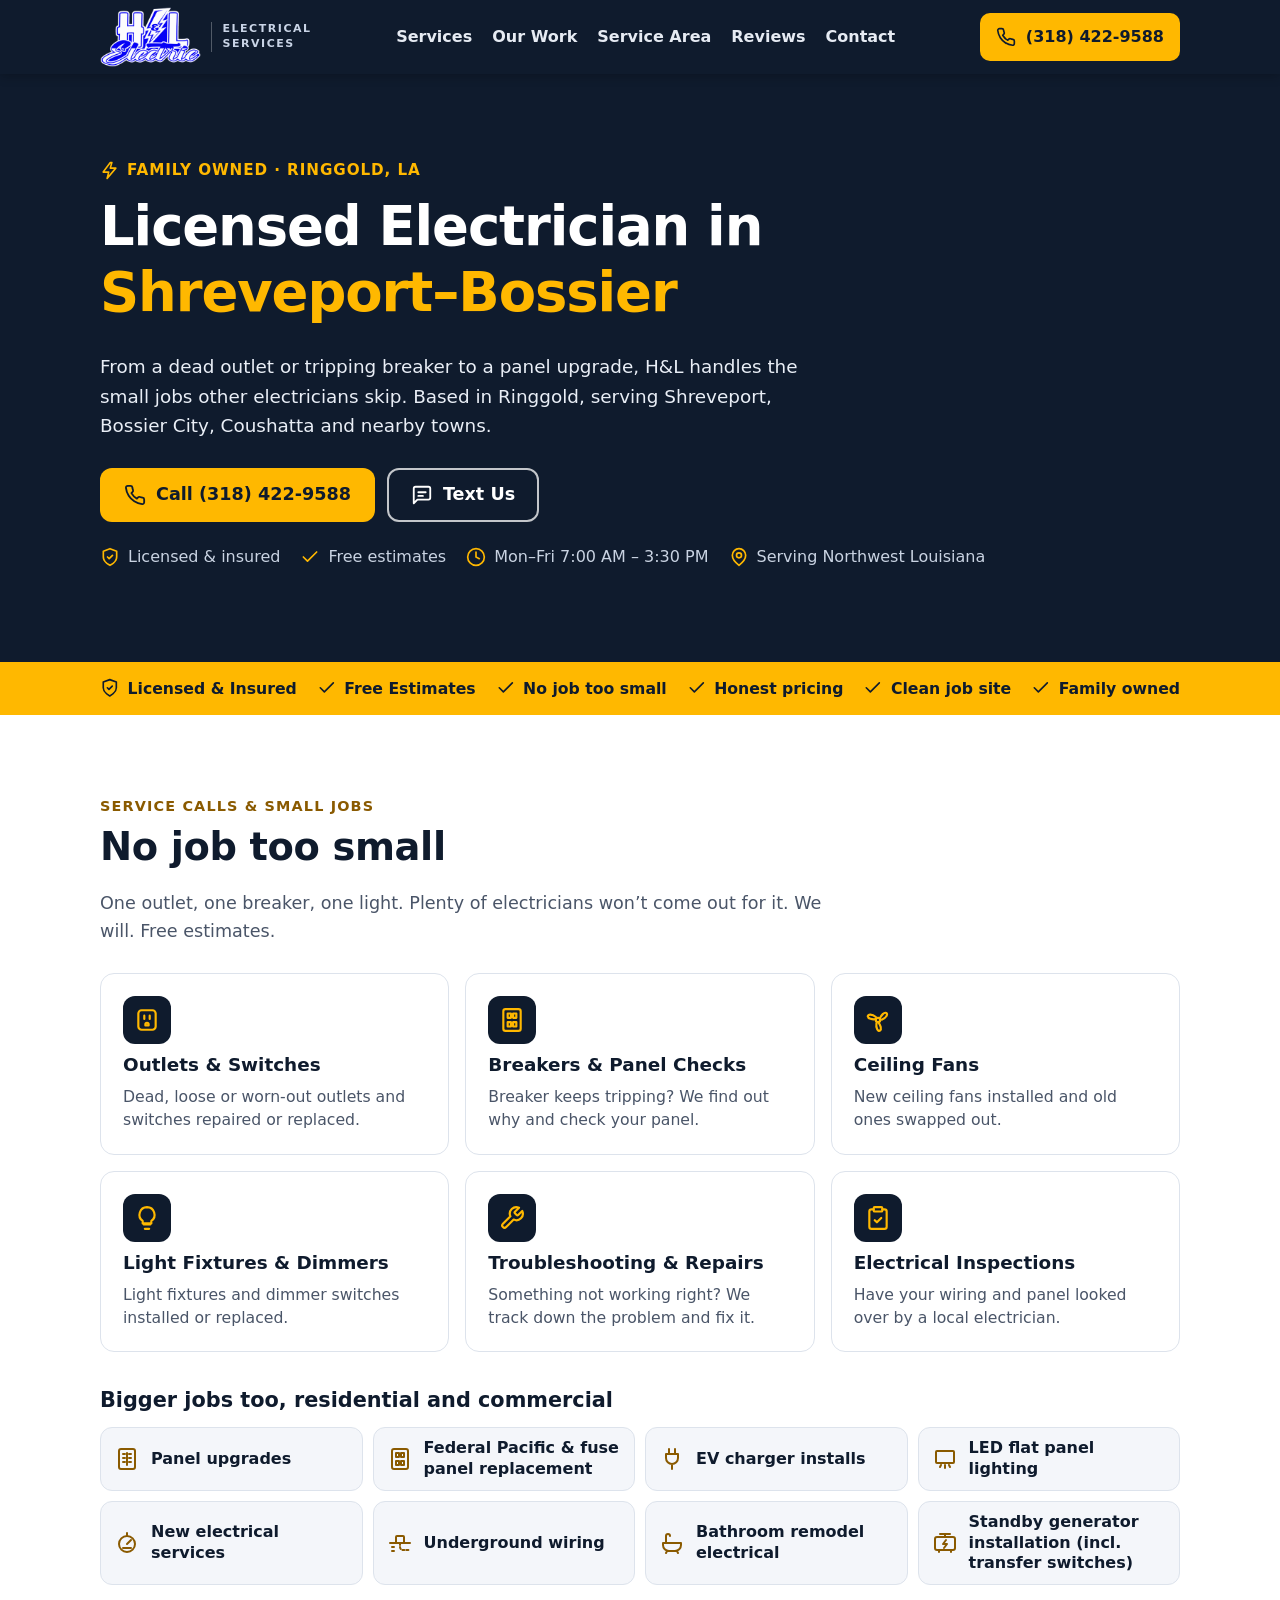
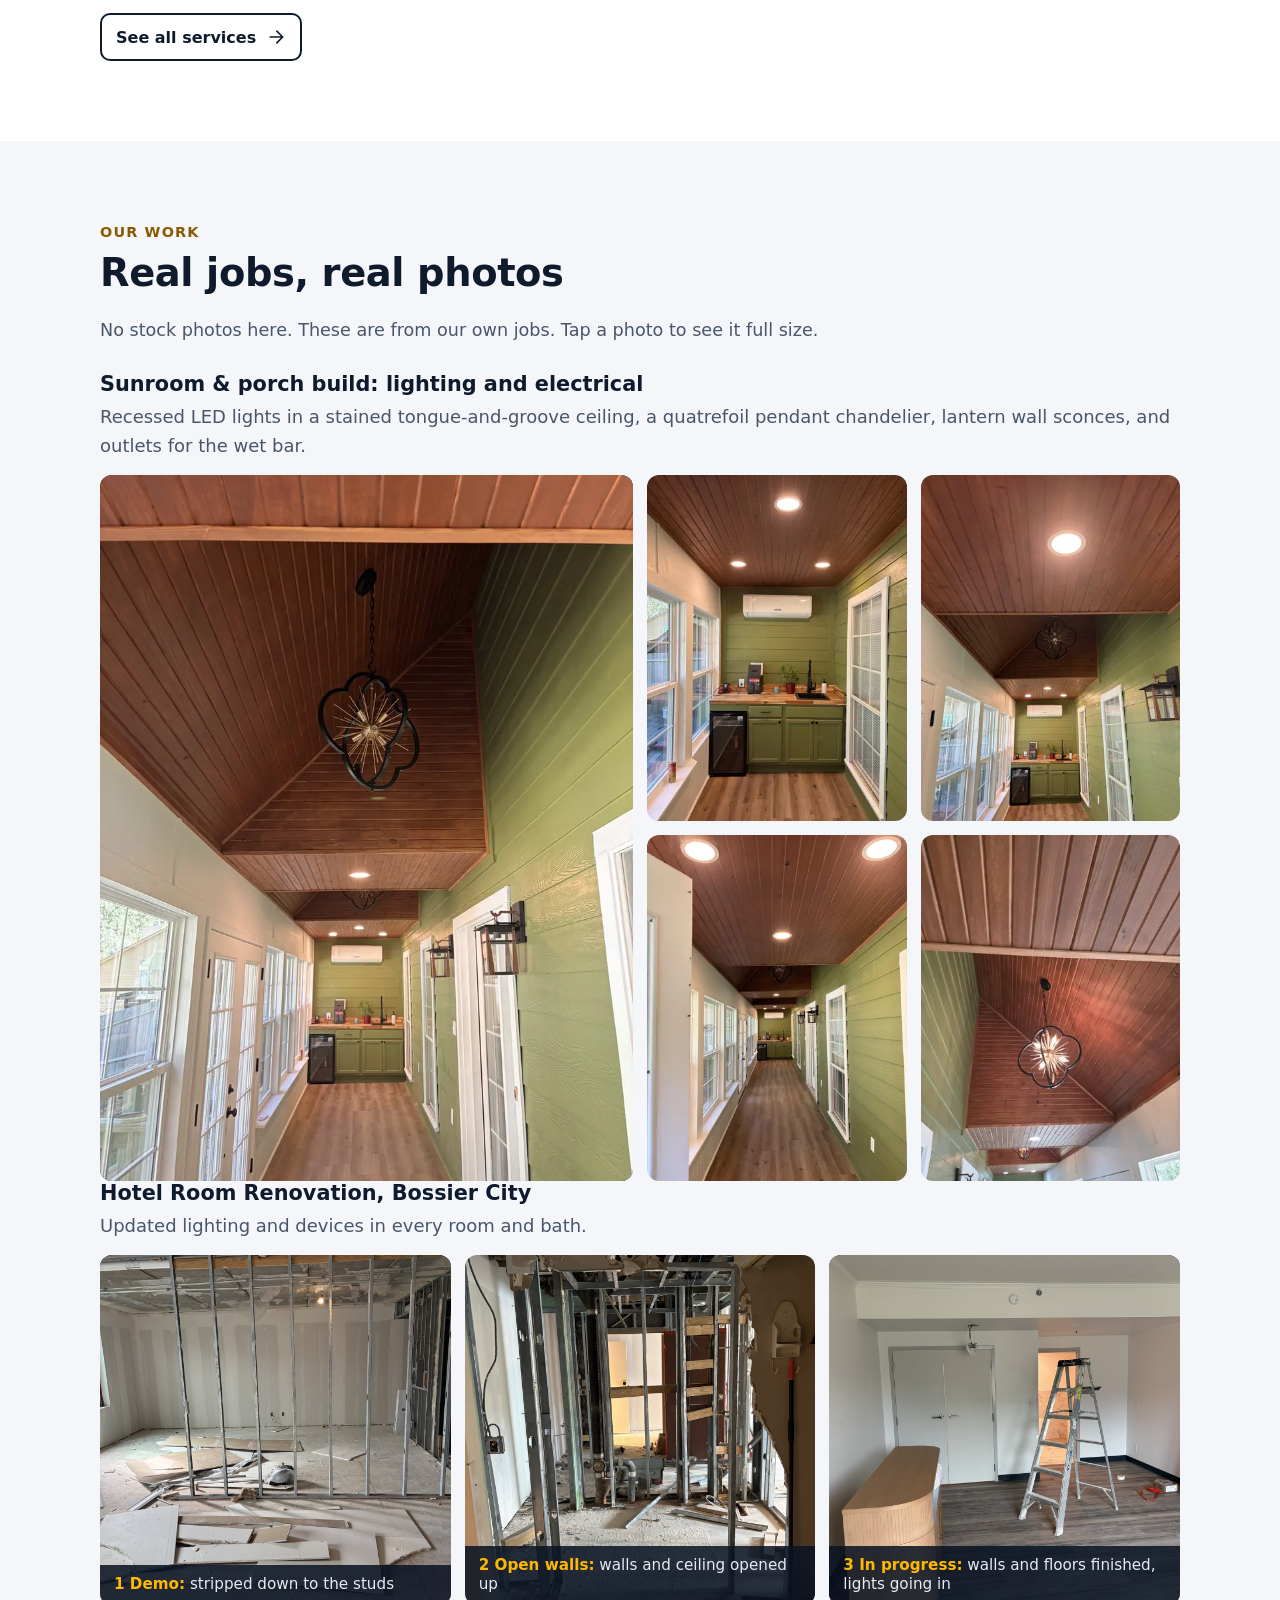
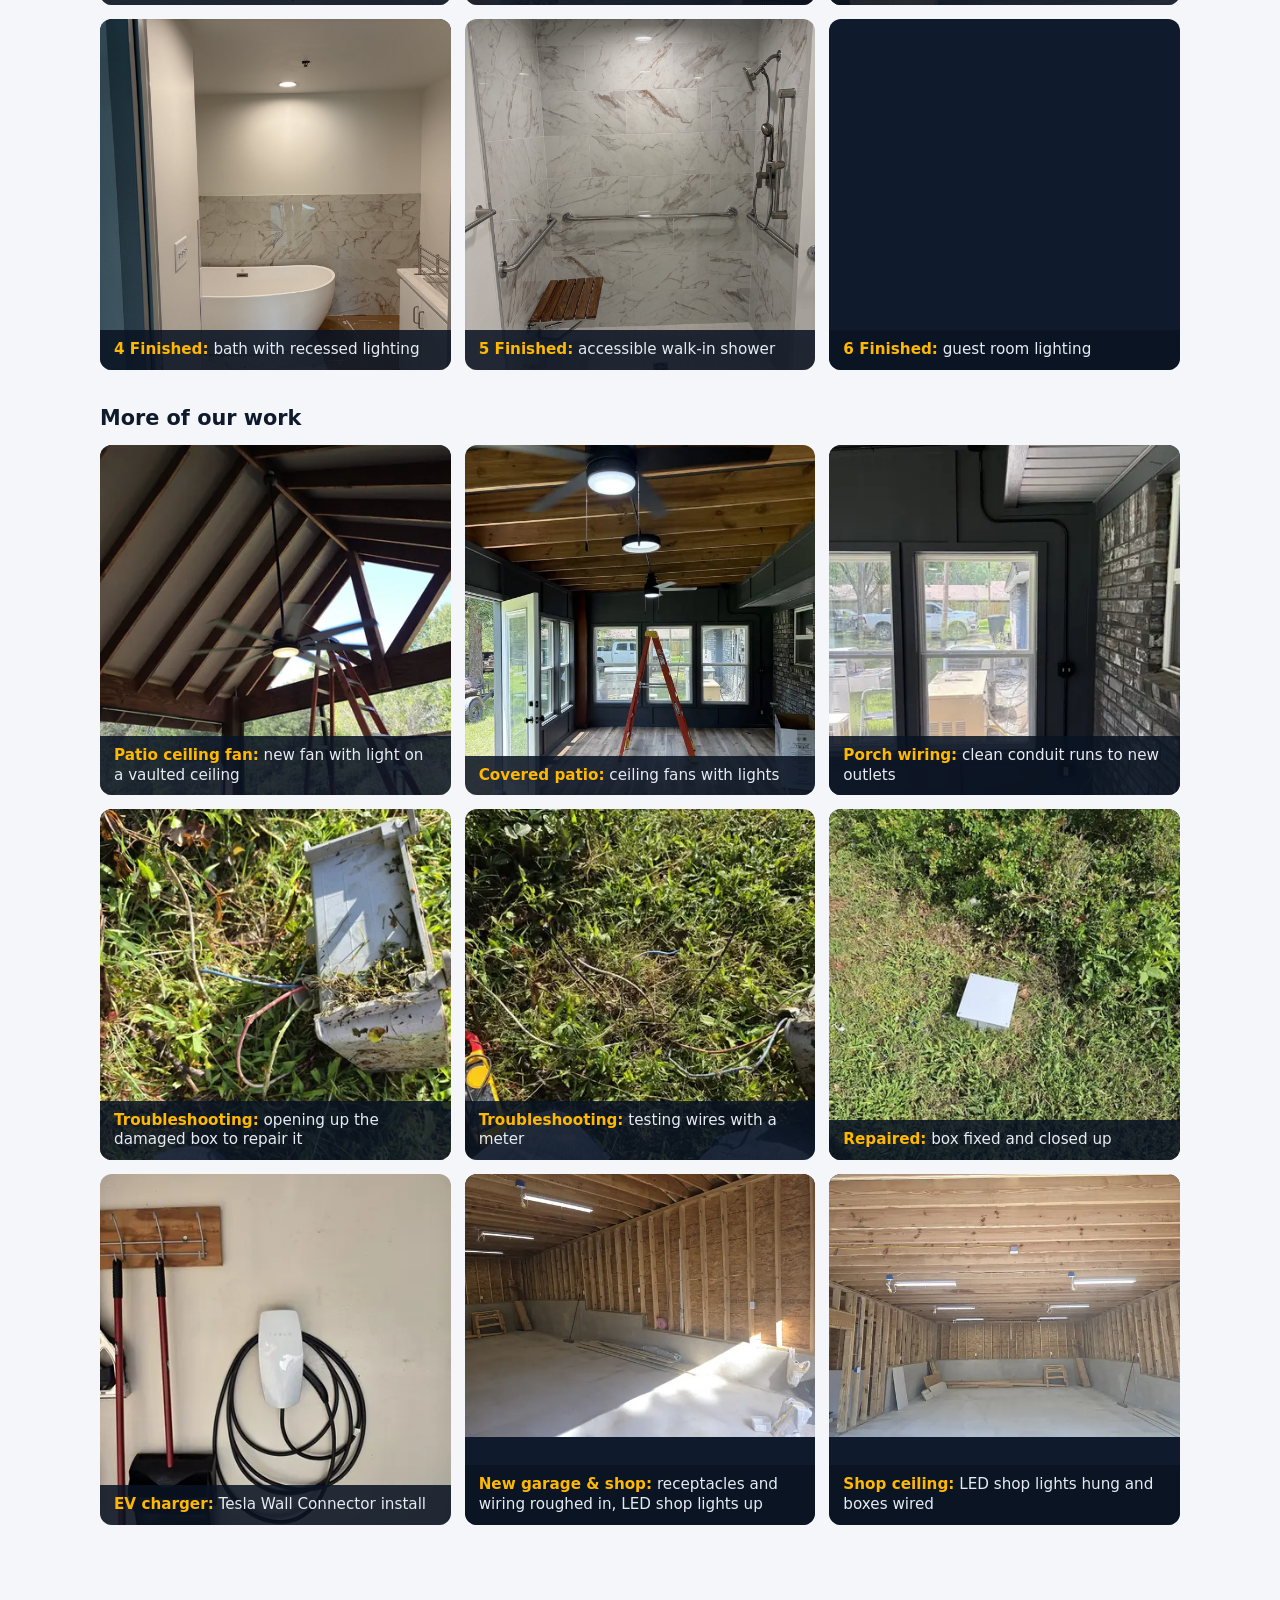
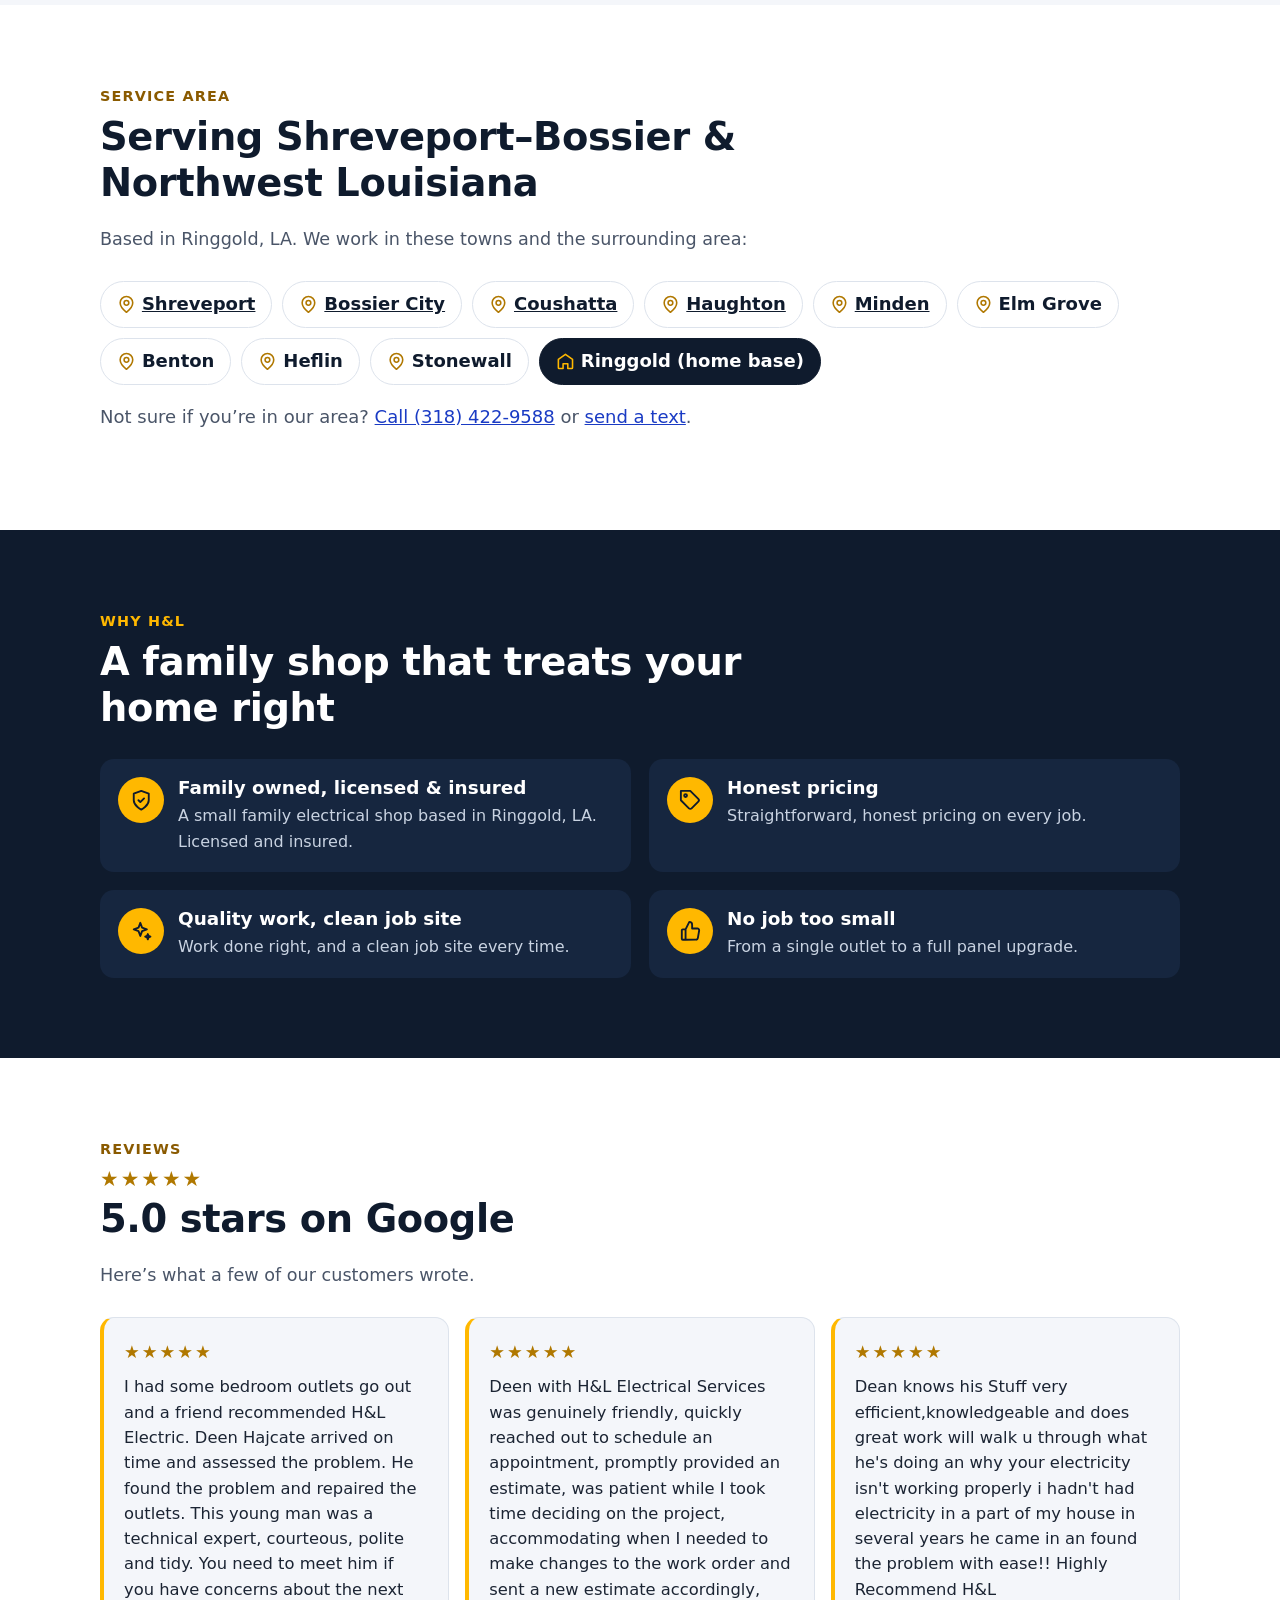
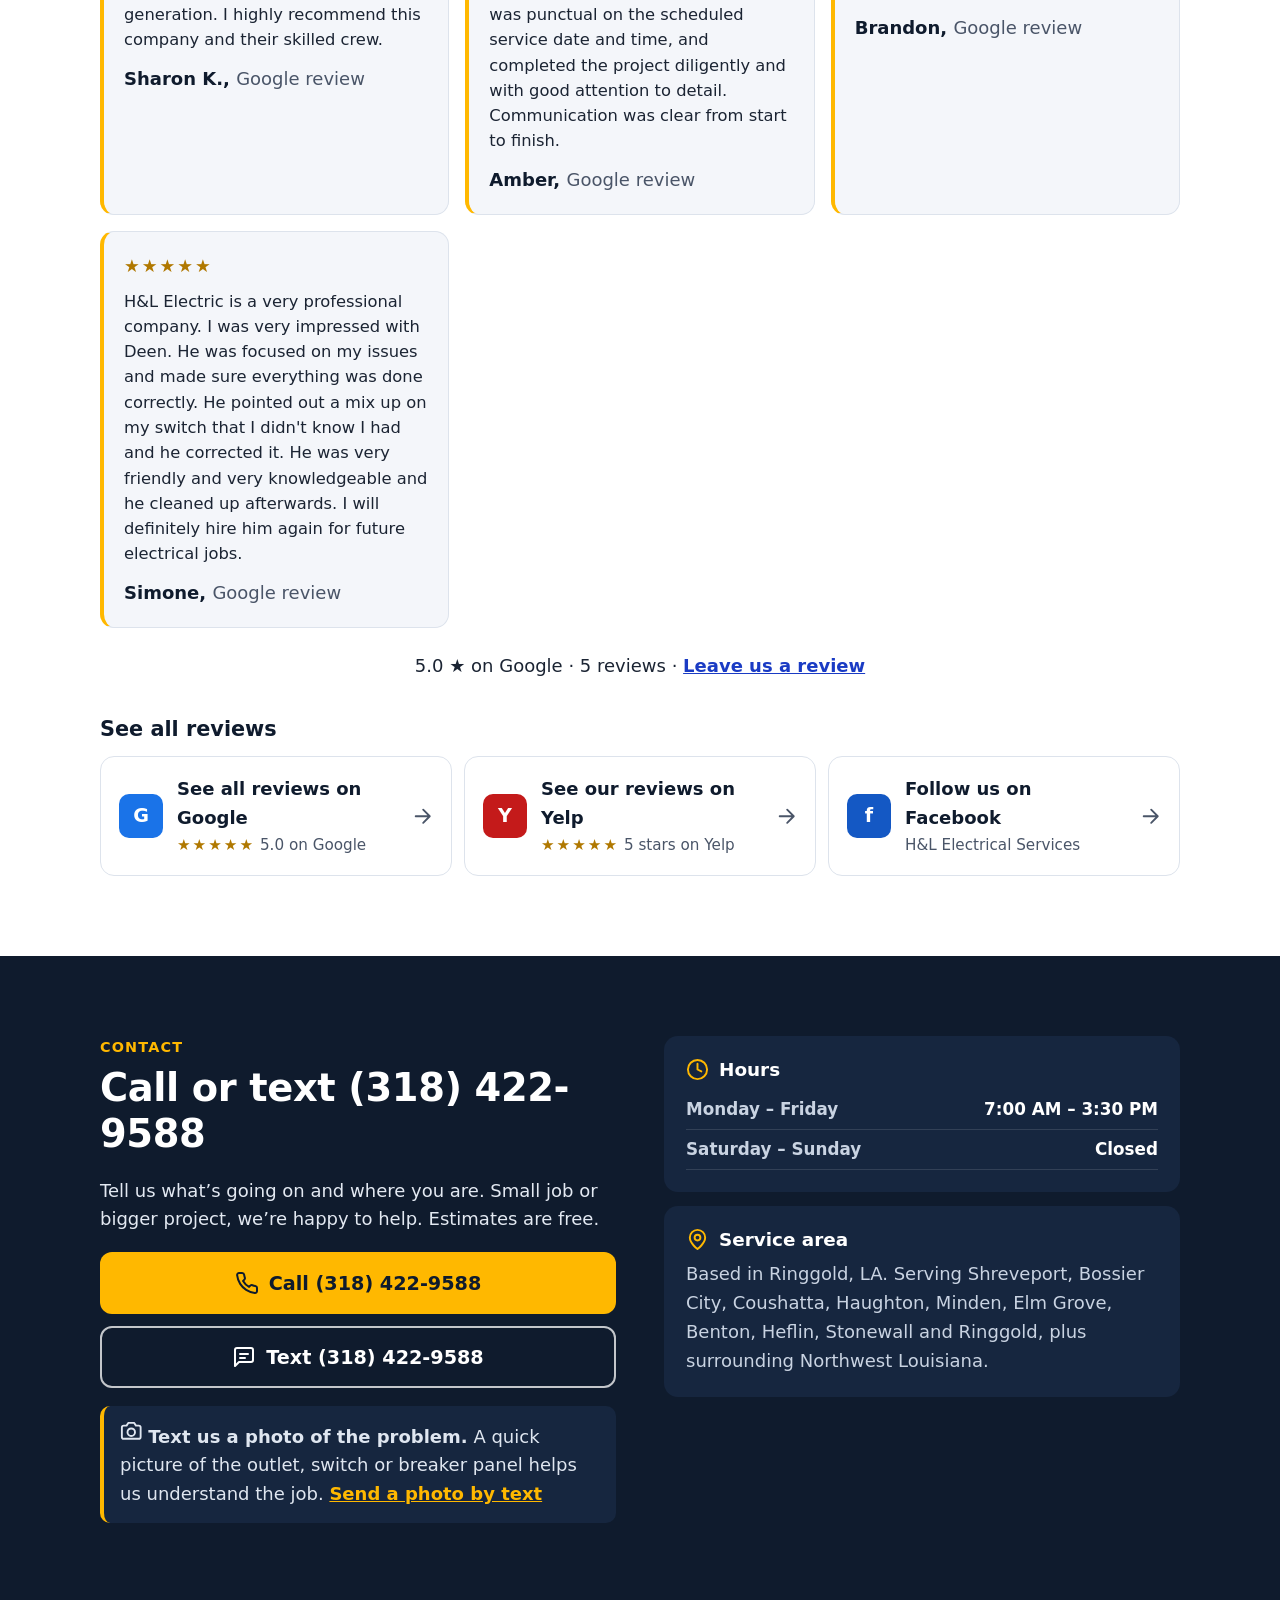
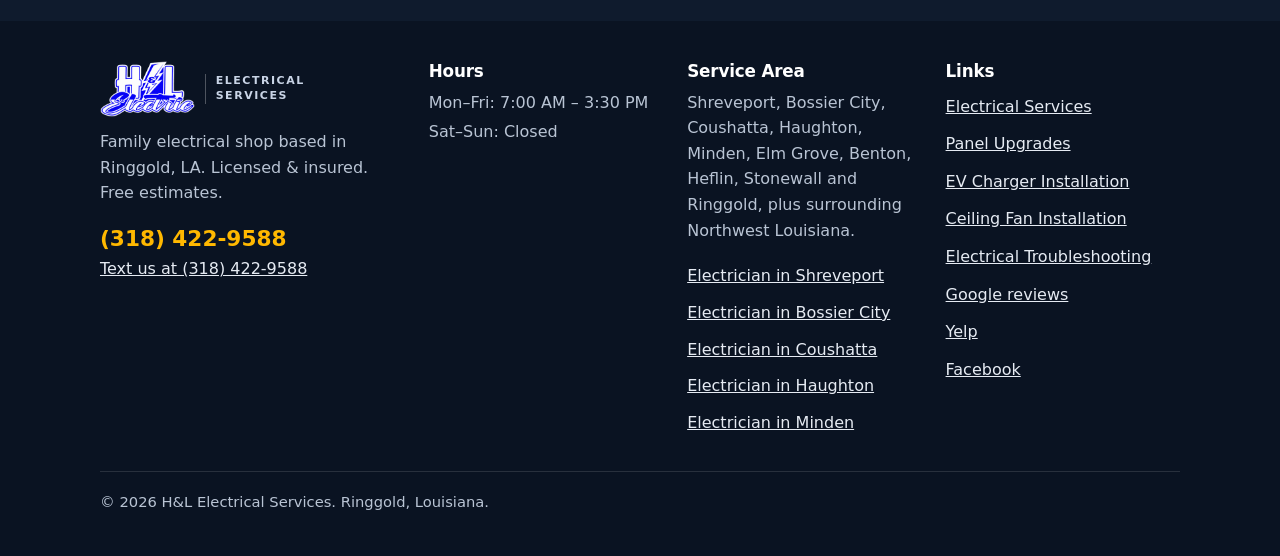
<file: index.html>
<!doctype html>
<html lang="en">
<head>
<meta charset="utf-8">
<meta name="viewport" content="width=device-width, initial-scale=1">
<title>Electrician in Shreveport, Bossier &amp; Ringgold LA | H&amp;L Electrical Services</title>
<meta name="description" content="Licensed local electrician in Ringgold, LA serving Shreveport, Bossier City &amp; Coushatta. Outlets, breakers, ceiling fans, lighting, panel upgrades, EV chargers. Free estimates. Call (318) 422-9588.">
<link rel="canonical" href="https://hlelectricalservice.com/">
<meta name="theme-color" content="#0f1b2d">
<link rel="icon" href="./favicon.svg" type="image/svg+xml">
<link rel="apple-touch-icon" href="./apple-touch-icon.png">
<meta property="og:type" content="website">
<meta property="og:site_name" content="H&amp;L Electrical Services">
<meta property="og:locale" content="en_US">
<meta property="og:title" content="Electrician in Shreveport, Bossier &amp; Ringgold LA | H&amp;L Electrical Services">
<meta property="og:description" content="Licensed local electrician in Ringgold, LA serving Shreveport, Bossier City &amp; Coushatta. Outlets, breakers, ceiling fans, lighting, panel upgrades, EV chargers. Free estimates. Call (318) 422-9588.">
<meta property="og:url" content="https://hlelectricalservice.com/">
<meta property="og:image" content="https://hlelectricalservice.com/img/og-sunroom-lighting.jpg">
<meta property="og:image:width" content="1200">
<meta property="og:image:height" content="630">
<meta property="og:image:alt" content="Sunroom lighting by H&amp;L Electrical Services: recessed LED lights and a quatrefoil pendant chandelier in a stained wood ceiling, with a lantern sconce on green shiplap">
<meta name="twitter:card" content="summary_large_image">
<link rel="stylesheet" href="./styles.css">
<script type="application/ld+json">
{
  "@context": "https://schema.org",
  "@type": "Electrician",
  "@id": "https://hlelectricalservice.com/#business",
  "name": "H&L Electrical Services",
  "url": "https://hlelectricalservice.com/",
  "telephone": "+1-318-422-9588",
  "image": "https://hlelectricalservice.com/img/og-sunroom-lighting.jpg",
  "logo": "https://hlelectricalservice.com/img/hl-logo.png",
  "description": "Licensed local electrician in Ringgold, LA serving Shreveport, Bossier City & Coushatta. Outlets, breakers, ceiling fans, lighting, panel upgrades, EV chargers. Free estimates.",
  "address": {
    "@type": "PostalAddress",
    "addressLocality": "Ringgold",
    "addressRegion": "LA",
    "addressCountry": "US"
  },
  "openingHours": "Mo-Fr 07:00-15:30",
  "openingHoursSpecification": [
    {
      "@type": "OpeningHoursSpecification",
      "dayOfWeek": [
        "Monday",
        "Tuesday",
        "Wednesday",
        "Thursday",
        "Friday"
      ],
      "opens": "07:00",
      "closes": "15:30"
    }
  ],
  "areaServed": [
    {
      "@type": "City",
      "name": "Shreveport, LA"
    },
    {
      "@type": "City",
      "name": "Bossier City, LA"
    },
    {
      "@type": "City",
      "name": "Coushatta, LA"
    },
    {
      "@type": "City",
      "name": "Haughton, LA"
    },
    {
      "@type": "City",
      "name": "Minden, LA"
    },
    {
      "@type": "City",
      "name": "Elm Grove, LA"
    },
    {
      "@type": "City",
      "name": "Benton, LA"
    },
    {
      "@type": "City",
      "name": "Heflin, LA"
    },
    {
      "@type": "City",
      "name": "Stonewall, LA"
    },
    {
      "@type": "City",
      "name": "Ringgold, LA"
    },
    {
      "@type": "AdministrativeArea",
      "name": "Northwest Louisiana"
    }
  ],
  "sameAs": [
    "https://www.facebook.com/61559461616417",
    "https://www.yelp.com/biz/qieBR1wpQ4EQdDz_W6c1lA"
  ],
  "knowsAbout": [
    "Electrical repair",
    "Electrical troubleshooting",
    "Electrical panel upgrades",
    "Federal Pacific and fuse panel replacement",
    "EV charger installation",
    "LED flat panel lighting",
    "Underground wiring",
    "Bathroom remodel electrical",
    "Standby generator installation"
  ]
}
</script>
</head>
<body>
<a class="skip" href="#main">Skip to content</a>
<svg xmlns="http://www.w3.org/2000/svg" style="display:none" aria-hidden="true">
  <symbol id="i-phone" viewBox="0 0 24 24"><path d="M22 16.92v3a2 2 0 0 1-2.18 2 19.79 19.79 0 0 1-8.63-3.07 19.5 19.5 0 0 1-6-6 19.79 19.79 0 0 1-3.07-8.67A2 2 0 0 1 4.11 2h3a2 2 0 0 1 2 1.72c.13.96.36 1.9.7 2.81a2 2 0 0 1-.45 2.11L8.09 9.91a16 16 0 0 0 6 6l1.27-1.27a2 2 0 0 1 2.11-.45c.91.34 1.85.57 2.81.7A2 2 0 0 1 22 16.92z"/></symbol>
  <symbol id="i-text" viewBox="0 0 24 24"><path d="M21 15a2 2 0 0 1-2 2H7l-4 4V5a2 2 0 0 1 2-2h14a2 2 0 0 1 2 2z"/><path d="M8 9h8M8 13h5"/></symbol>
  <symbol id="i-bolt" viewBox="0 0 24 24"><path d="M13 2 4 14h7l-2 8 11-13h-7l2-7z"/></symbol>
  <symbol id="i-outlet" viewBox="0 0 24 24"><rect x="4" y="3" width="16" height="18" rx="3"/><path d="M9.5 8v3M14.5 8v3M10.5 17v-1a1.5 1.5 0 0 1 3 0v1z"/></symbol>
  <symbol id="i-breaker" viewBox="0 0 24 24"><rect x="4" y="2" width="16" height="20" rx="2"/><path d="M8 6h3v4H8zM13 6h3v4h-3zM8 14h3v4H8zM13 14h3v4h-3z"/></symbol>
  <symbol id="i-fan" viewBox="0 0 24 24"><circle cx="12" cy="12" r="2"/><g id="blade"><path d="M13.7 10.6C15 7.5 17.6 4.6 19.6 5.5c1.9.9.1 4.6-4.2 6.2"/></g><use href="#blade" transform="rotate(120 12 12)"/><use href="#blade" transform="rotate(240 12 12)"/></symbol>
  <symbol id="i-bulb" viewBox="0 0 24 24"><path d="M9 18h6M10 22h4M12 2a7 7 0 0 0-4 12.7V17h8v-2.3A7 7 0 0 0 12 2z"/></symbol>
  <symbol id="i-wrench" viewBox="0 0 24 24"><path d="M14.7 6.3a1 1 0 0 0 0 1.4l1.6 1.6a1 1 0 0 0 1.4 0l3.77-3.77a6 6 0 0 1-7.94 7.94l-6.91 6.91a2.12 2.12 0 0 1-3-3l6.91-6.91a6 6 0 0 1 7.94-7.94l-3.76 3.76z"/></symbol>
  <symbol id="i-clipboard" viewBox="0 0 24 24"><path d="M16 4h2a2 2 0 0 1 2 2v14a2 2 0 0 1-2 2H6a2 2 0 0 1-2-2V6a2 2 0 0 1 2-2h2"/><rect x="8" y="2" width="8" height="4" rx="1"/><path d="m9 14 2 2 4-4"/></symbol>
  <symbol id="i-panel" viewBox="0 0 24 24"><rect x="4" y="2" width="16" height="20" rx="2"/><path d="M12 6v12M8 7h2M8 11h2M8 15h2M14 7h2M14 11h2M14 15h2"/></symbol>
  <symbol id="i-generator" viewBox="0 0 24 24"><rect x="2" y="6" width="20" height="13" rx="2"/><path d="M6 19v2M18 19v2M7 3h10M12 3v3"/><path d="m13 9-3 4h4l-3 4"/></symbol>
  <symbol id="i-check" viewBox="0 0 24 24"><path d="M20 6 9 17l-5-5"/></symbol>
  <symbol id="i-pin" viewBox="0 0 24 24"><path d="M20 10c0 6-8 12-8 12s-8-6-8-12a8 8 0 0 1 16 0z"/><circle cx="12" cy="10" r="3"/></symbol>
  <symbol id="i-clock" viewBox="0 0 24 24"><circle cx="12" cy="12" r="10"/><path d="M12 6v6l4 2"/></symbol>
  <symbol id="i-home" viewBox="0 0 24 24"><path d="M3 9.5 12 3l9 6.5V20a1 1 0 0 1-1 1h-5v-6H9v6H4a1 1 0 0 1-1-1z"/></symbol>
  <symbol id="i-tag" viewBox="0 0 24 24"><path d="M20.59 13.41 13.42 20.58a2 2 0 0 1-2.83 0L2 12V2h10l8.59 8.59a2 2 0 0 1 0 2.82z"/><circle cx="7" cy="7" r="1.5"/></symbol>
  <symbol id="i-sparkle" viewBox="0 0 24 24"><path d="M11 3l1.9 5.1L18 10l-5.1 1.9L11 17l-1.9-5.1L4 10l5.1-1.9zM19 15l.8 2 2 .8-2 .8-.8 2-.8-2-2-.8 2-.8z"/></symbol>
  <symbol id="i-thumb" viewBox="0 0 24 24"><path d="M7 10v11H4a1 1 0 0 1-1-1v-9a1 1 0 0 1 1-1zM7 10l4-8a3 3 0 0 1 3 3v4h5.5a2 2 0 0 1 2 2.3l-1.4 8a2 2 0 0 1-2 1.7H7"/></symbol>
  <symbol id="i-camera" viewBox="0 0 24 24"><path d="M22 18a2 2 0 0 1-2 2H4a2 2 0 0 1-2-2V8a2 2 0 0 1 2-2h3l2-3h6l2 3h3a2 2 0 0 1 2 2z"/><circle cx="12" cy="13" r="4"/></symbol>
  <symbol id="i-ev" viewBox="0 0 24 24"><path d="M9 2v5M15 2v5M6 7h12v4a6 6 0 0 1-12 0zM12 17v5"/></symbol>
  <symbol id="i-ledpanel" viewBox="0 0 24 24"><rect x="3" y="4" width="18" height="12" rx="1"/><path d="M7 20l1-2M12 21v-3M17 20l-1-2"/></symbol>
  <symbol id="i-underground" viewBox="0 0 24 24"><path d="M2 12h20"/><rect x="8" y="5" width="8" height="7" rx="1"/><path d="M12 12v4a3 3 0 0 0 3 3h7M4 16h2M4 20h4" stroke-dasharray="2 2"/></symbol>
  <symbol id="i-bath" viewBox="0 0 24 24"><path d="M3 12h18v2a6 6 0 0 1-6 6H9a6 6 0 0 1-6-6zM6 12V5a2 2 0 0 1 4 0M7 20l-1 2M17 20l1 2"/></symbol>
  <symbol id="i-meter" viewBox="0 0 24 24"><circle cx="12" cy="13" r="8"/><path d="M12 13l4-4M12 2v3M8 17h8"/></symbol>
  <symbol id="i-shield" viewBox="0 0 24 24"><path d="M12 22s8-4 8-10V5l-8-3-8 3v7c0 6 8 10 8 10z"/><path d="m9 12 2 2 4-4"/></symbol>
  <symbol id="i-quote" viewBox="0 0 24 24"><path d="M3 20c3 0 6-2 6-7V5H3v7h4c0 3-1 5-4 5zM14 20c3 0 6-2 6-7V5h-6v7h4c0 3-1 5-4 5z"/></symbol>
  <symbol id="i-arrow" viewBox="0 0 24 24"><path d="M5 12h14M13 5l7 7-7 7"/></symbol>
</svg>
<header class="site-header">
  <div class="wrap">
    <a class="brand" href="./" aria-label="H&amp;L Electrical Services home">
      <img class="brand-logo" src="./img/hl-electric-logo-reverse.png" width="95" height="56" alt="H&amp;L Electric logo">
      <span class="brand-tag">Electrical<br>Services</span>
    </a>
    <nav class="nav" aria-label="Main">
      <a href="./services/">Services</a>
      <a href="./#work">Our Work</a>
      <a href="./#area">Service Area</a>
      <a href="./#reviews">Reviews</a>
      <a href="./#contact">Contact</a>
    </nav>
    <a class="btn btn-call btn-sm header-call" href="tel:+13184229588" aria-label="Call (318) 422-9588"><svg class="icon" aria-hidden="true"><use href="#i-phone"/></svg><span class="call-long">(318) 422-9588</span><span class="call-short">Call Now</span></a>
  </div>
</header>

<main id="main">

<section class="hero" aria-labelledby="hero-title">
  <picture class="hero-bg">
    <source media="(min-width: 800px)" type="image/webp" srcset="./img/hero-sunroom-1280.webp 1280w, ./img/hero-sunroom-1920.webp 1920w" sizes="100vw">
    <source type="image/webp" srcset="./img/hero-sunroom-portrait-600.webp 600w, ./img/hero-sunroom-portrait-900.webp 900w" sizes="100vw">
    <img src="./img/hero-sunroom-1600.jpg" width="1600" height="900" alt="" fetchpriority="high" decoding="async">
  </picture>
  <div class="wrap">
    <p class="eyebrow"><svg class="icon" aria-hidden="true"><use href="#i-bolt"/></svg>Family owned &middot; Ringgold, LA</p>
    <h1 id="hero-title">Licensed Electrician in <span class="hl">Shreveport&ndash;Bossier</span></h1>
    <p class="lead">From a dead outlet or tripping breaker to a panel upgrade, H&amp;L handles the small jobs other electricians skip. Based in Ringgold, serving Shreveport, Bossier City, Coushatta and nearby towns.</p>
    <div class="btn-row">
      <a class="btn btn-call" href="tel:+13184229588"><svg class="icon" aria-hidden="true"><use href="#i-phone"/></svg>Call (318) 422-9588</a>
        <a class="btn btn-text" href="sms:+13184229588"><svg class="icon" aria-hidden="true"><use href="#i-text"/></svg>Text Us</a>
    </div>
    <div class="hero-meta">
      <span><svg class="icon" aria-hidden="true"><use href="#i-shield"/></svg>Licensed &amp; insured</span>
      <span><svg class="icon" aria-hidden="true"><use href="#i-check"/></svg>Free estimates</span>
      <span><svg class="icon" aria-hidden="true"><use href="#i-clock"/></svg>Mon&ndash;Fri 7:00 AM &ndash; 3:30 PM</span>
      <span><svg class="icon" aria-hidden="true"><use href="#i-pin"/></svg>Serving Northwest Louisiana</span>
    </div>
  </div>
</section>

<div class="trust">
  <div class="wrap">
    <ul>
      <li><svg class="icon" aria-hidden="true"><use href="#i-shield"/></svg>Licensed &amp; Insured</li>
      <li><svg class="icon" aria-hidden="true"><use href="#i-check"/></svg>Free Estimates</li>
      <li><svg class="icon" aria-hidden="true"><use href="#i-check"/></svg>No job too small</li>
      <li><svg class="icon" aria-hidden="true"><use href="#i-check"/></svg>Honest pricing</li>
      <li><svg class="icon" aria-hidden="true"><use href="#i-check"/></svg>Clean job site</li>
      <li><svg class="icon" aria-hidden="true"><use href="#i-check"/></svg>Family owned</li>
    </ul>
  </div>
</div>

<section class="section" id="services" aria-labelledby="services-title">
  <div class="wrap">
    <div class="section-head">
      <span class="kicker">Service calls &amp; small jobs</span>
      <h2 id="services-title">No job too small</h2>
      <p>One outlet, one breaker, one light. Plenty of electricians won&rsquo;t come out for it. We will. Free estimates.</p>
    </div>
    <ul class="cards">
        <li class="card"><span class="ic"><svg class="icon" aria-hidden="true"><use href="#i-outlet"/></svg></span><h3>Outlets &amp; Switches</h3><p>Dead, loose or worn-out outlets and switches repaired or replaced.</p></li>
        <li class="card"><span class="ic"><svg class="icon" aria-hidden="true"><use href="#i-breaker"/></svg></span><h3>Breakers &amp; Panel Checks</h3><p>Breaker keeps tripping? We find out why and check your panel.</p></li>
        <li class="card"><span class="ic"><svg class="icon" aria-hidden="true"><use href="#i-fan"/></svg></span><h3>Ceiling Fans</h3><p>New ceiling fans installed and old ones swapped out.</p></li>
        <li class="card"><span class="ic"><svg class="icon" aria-hidden="true"><use href="#i-bulb"/></svg></span><h3>Light Fixtures &amp; Dimmers</h3><p>Light fixtures and dimmer switches installed or replaced.</p></li>
        <li class="card"><span class="ic"><svg class="icon" aria-hidden="true"><use href="#i-wrench"/></svg></span><h3>Troubleshooting &amp; Repairs</h3><p>Something not working right? We track down the problem and fix it.</p></li>
        <li class="card"><span class="ic"><svg class="icon" aria-hidden="true"><use href="#i-clipboard"/></svg></span><h3>Electrical Inspections</h3><p>Have your wiring and panel looked over by a local electrician.</p></li>
    </ul>
    <h3 class="sub-head">Bigger jobs too, residential and commercial</h3>
    <ul class="mini-cards">
        <li><a href="./services/#panel-upgrades"><svg class="icon" aria-hidden="true"><use href="#i-panel"/></svg><span>Panel upgrades</span></a></li>
        <li><a href="./services/#old-panel-replacement"><svg class="icon" aria-hidden="true"><use href="#i-breaker"/></svg><span>Federal Pacific &amp; fuse panel replacement</span></a></li>
        <li><a href="./services/#ev-chargers"><svg class="icon" aria-hidden="true"><use href="#i-ev"/></svg><span>EV charger installs</span></a></li>
        <li><a href="./services/#led-flat-panels"><svg class="icon" aria-hidden="true"><use href="#i-ledpanel"/></svg><span>LED flat panel lighting</span></a></li>
        <li><a href="./services/#new-electrical-service"><svg class="icon" aria-hidden="true"><use href="#i-meter"/></svg><span>New electrical services</span></a></li>
        <li><a href="./services/#underground-wiring"><svg class="icon" aria-hidden="true"><use href="#i-underground"/></svg><span>Underground wiring</span></a></li>
        <li><a href="./services/#bathroom-remodels"><svg class="icon" aria-hidden="true"><use href="#i-bath"/></svg><span>Bathroom remodel electrical</span></a></li>
        <li><a href="./services/#generators"><svg class="icon" aria-hidden="true"><use href="#i-generator"/></svg><span>Standby generator installation (incl. transfer switches)</span></a></li>
    </ul>
    <div class="after-cards">
      <a class="btn btn-outline btn-sm" href="./services/">See all services <svg class="icon" aria-hidden="true"><use href="#i-arrow"/></svg></a>
    </div>
  </div>
</section>

<section class="section section-soft" id="work" aria-labelledby="work-title">
  <div class="wrap">
    <div class="section-head">
      <span class="kicker">Our work</span>
      <h2 id="work-title">Real jobs, real photos</h2>
      <p>No stock photos here. These are from our own jobs. Tap a photo to see it full size.</p>
    </div>
    <div class="job-head">
      <h3>Sunroom &amp; porch build: lighting and electrical</h3>
      <p>Recessed LED lights in a stained tongue-and-groove ceiling, a quatrefoil pendant chandelier, lantern wall sconces, and outlets for the wet bar.</p>
    </div>
    <ul class="gallery gallery-sun">
      <li class="tile lead"><figure>
        <a href="./img/sunroom-vaulted-ceiling-chandelier-1200.jpg"><picture>
          <source type="image/webp" srcset="./img/sunroom-vaulted-ceiling-chandelier-400.webp 400w, ./img/sunroom-vaulted-ceiling-chandelier-800.webp 800w" sizes="(min-width: 1120px) 560px, (min-width: 800px) 50vw, 100vw">
          <img src="./img/sunroom-vaulted-ceiling-chandelier-1200.jpg" width="1200" height="1600" alt="Finished sunroom and porch with a vaulted, stained tongue-and-groove wood ceiling, a black quatrefoil pendant chandelier, recessed LED lights, lantern wall sconces on green shiplap, and a wet bar at the far end" loading="lazy" decoding="async">
        </picture></a>
      </figure></li>
      <li class="tile "><figure>
        <a href="./img/sunroom-wet-bar-recessed-lights-1200.jpg"><picture>
          <source type="image/webp" srcset="./img/sunroom-wet-bar-recessed-lights-400.webp 400w, ./img/sunroom-wet-bar-recessed-lights-800.webp 800w" sizes="(min-width: 1120px) 280px, (min-width: 800px) 25vw, 50vw">
          <img src="./img/sunroom-wet-bar-recessed-lights-1200.jpg" width="1200" height="1600" alt="Wet bar in the finished sunroom: three recessed LED lights in the stained wood ceiling, a mini-split on the green shiplap wall, and a receptacle on the wall above the butcher-block counter" loading="lazy" decoding="async">
        </picture></a>
      </figure></li>
      <li class="tile "><figure>
        <a href="./img/sunroom-chandelier-recessed-lights-1200.jpg"><picture>
          <source type="image/webp" srcset="./img/sunroom-chandelier-recessed-lights-400.webp 400w, ./img/sunroom-chandelier-recessed-lights-800.webp 800w" sizes="(min-width: 1120px) 280px, (min-width: 800px) 25vw, 50vw">
          <img src="./img/sunroom-chandelier-recessed-lights-1200.jpg" width="1200" height="1600" alt="Full view of the sunroom: a recessed LED light in the stained wood ceiling, a quatrefoil pendant chandelier in the vaulted section, a lantern wall sconce on green shiplap, and the wet bar beyond" loading="lazy" decoding="async">
        </picture></a>
      </figure></li>
      <li class="tile "><figure>
        <a href="./img/sunroom-hallway-recessed-sconces-1200.jpg"><picture>
          <source type="image/webp" srcset="./img/sunroom-hallway-recessed-sconces-400.webp 400w, ./img/sunroom-hallway-recessed-sconces-800.webp 800w" sizes="(min-width: 1120px) 280px, (min-width: 800px) 25vw, 50vw">
          <img src="./img/sunroom-hallway-recessed-sconces-1200.jpg" width="1200" height="1600" alt="Long view down the sunroom: a row of recessed LED lights in the stained wood ceiling, lantern sconces between the doors, and a receptacle low on the green shiplap wall" loading="lazy" decoding="async">
        </picture></a>
      </figure></li>
      <li class="tile "><figure>
        <a href="./img/sunroom-chandelier-lit-closeup-1200.jpg"><picture>
          <source type="image/webp" srcset="./img/sunroom-chandelier-lit-closeup-400.webp 400w, ./img/sunroom-chandelier-lit-closeup-800.webp 800w" sizes="(min-width: 1120px) 280px, (min-width: 800px) 25vw, 50vw">
          <img src="./img/sunroom-chandelier-lit-closeup-1200.jpg" width="1200" height="1488" alt="Close-up of the quatrefoil pendant chandelier lit up under the vaulted tongue-and-groove ceiling, with a second matching pendant and recessed lights beyond" loading="lazy" decoding="async">
        </picture></a>
      </figure></li>
    </ul>
    <div class="job-head">
      <h3>Hotel Room Renovation, Bossier City</h3>
      <p>Updated lighting and devices in every room and bath.</p>
    </div>
    <ul class="gallery gallery-more">
      <li class="tile sq"><figure>
        <a href="./img/hotel-sf-1.jpg"><img src="./img/hotel-sf-1.jpg" width="1600" height="1200" alt="Hotel room gutted to metal studs with old drywall on the floor" loading="lazy" decoding="async"></a>
        <figcaption><b>1 Demo:</b> stripped down to the studs</figcaption>
      </figure></li>
      <li class="tile sq"><figure>
        <a href="./img/hotel-sf-2.jpg"><img src="./img/hotel-sf-2.jpg" width="1600" height="1200" alt="Open stud walls and ceiling during the renovation" loading="lazy" decoding="async"></a>
        <figcaption><b>2 Open walls:</b> walls and ceiling opened up</figcaption>
      </figure></li>
      <li class="tile sq"><figure>
        <a href="./img/hotel-sf-3.jpg"><img src="./img/hotel-sf-3.jpg" width="1600" height="1200" alt="Finished walls and floor with a ladder set up under the ceiling light" loading="lazy" decoding="async"></a>
        <figcaption><b>3 In progress:</b> walls and floors finished, lights going in</figcaption>
      </figure></li>
      <li class="tile sq"><figure>
        <a href="./img/hotel-sf-4.jpg"><img src="./img/hotel-sf-4.jpg" width="1600" height="1200" alt="Finished bathroom with a recessed light, wall switch and marble wainscot" loading="lazy" decoding="async"></a>
        <figcaption><b>4 Finished:</b> bath with recessed lighting</figcaption>
      </figure></li>
      <li class="tile sq"><figure>
        <a href="./img/hotel-sf-5.jpg"><img src="./img/hotel-sf-5.jpg" width="1200" height="1600" alt="Finished accessible marble walk-in shower with grab bars and a recessed light above" loading="lazy" decoding="async"></a>
        <figcaption><b>5 Finished:</b> accessible walk-in shower</figcaption>
      </figure></li>
      <li class="tile sq"><figure>
        <a href="./img/hotel-sf-6.jpg"><img src="./img/hotel-sf-6.jpg" width="1200" height="1600" alt="Finished guest room with headboard sconces and ceiling light" loading="lazy" decoding="async"></a>
        <figcaption><b>6 Finished:</b> guest room lighting</figcaption>
      </figure></li>
    </ul>
    <h3 class="sub-head">More of our work</h3>
    <ul class="gallery gallery-more">
      <li class="tile sq"><figure>
        <a href="./img/patio-fan-vaulted-ceiling-1200.jpg"><picture>
          <source type="image/webp" srcset="./img/patio-fan-vaulted-ceiling-400.webp 400w, ./img/patio-fan-vaulted-ceiling-800.webp 800w, ./img/patio-fan-vaulted-ceiling-1200.webp 1200w" sizes="(min-width: 1120px) 370px, (min-width: 800px) 33vw, 50vw">
          <img src="./img/patio-fan-vaulted-ceiling-1200.jpg" width="1200" height="1600" alt="New ceiling fan with light on a vaulted outdoor patio ceiling" loading="lazy" decoding="async">
        </picture></a>
        <figcaption><b>Patio ceiling fan:</b> new fan with light on a vaulted ceiling</figcaption>
      </figure></li>
      <li class="tile sq"><figure>
        <a href="./img/covered-patio-ceiling-fans-1536.jpg"><picture>
          <source type="image/webp" srcset="./img/covered-patio-ceiling-fans-600.webp 600w, ./img/covered-patio-ceiling-fans-1000.webp 1000w, ./img/covered-patio-ceiling-fans-1536.webp 1536w" sizes="(min-width: 1120px) 370px, (min-width: 800px) 33vw, 50vw">
          <img src="./img/covered-patio-ceiling-fans-1536.jpg" width="1536" height="1536" alt="Finished covered patio with dark painted walls and wood ceiling, two ceiling fans with LED lights and a hanging LED fixture, and an orange ladder in the middle of the new wood-look floor" loading="lazy" decoding="async">
        </picture></a>
        <figcaption><b>Covered patio:</b> ceiling fans with lights</figcaption>
      </figure></li>
      <li class="tile sq"><figure>
        <a href="./img/porch-wall-conduit-outlets-1200.jpg"><picture>
          <source type="image/webp" srcset="./img/porch-wall-conduit-outlets-400.webp 400w, ./img/porch-wall-conduit-outlets-700.webp 700w" sizes="(min-width: 1120px) 370px, (min-width: 800px) 33vw, 50vw">
          <img src="./img/porch-wall-conduit-outlets-1200.jpg" width="1200" height="1200" alt="Black conduit run neatly along a dark painted porch wall, around the windows, to new outlet boxes beside the brick" loading="lazy" decoding="async">
        </picture></a>
        <figcaption><b>Porch wiring:</b> clean conduit runs to new outlets</figcaption>
      </figure></li>
      <li class="tile sq"><figure>
        <a href="./img/yard-junction-box-opened-1000.jpg"><picture>
          <source type="image/webp" srcset="./img/yard-junction-box-opened-400.webp 400w, ./img/yard-junction-box-opened-700.webp 700w" sizes="(min-width: 1120px) 370px, (min-width: 800px) 33vw, 50vw">
          <img src="./img/yard-junction-box-opened-1000.jpg" width="1000" height="1000" alt="A damaged gray electrical box in the yard, opened up with its red, blue and white wires exposed during the repair" loading="lazy" decoding="async">
        </picture></a>
        <figcaption><b>Troubleshooting:</b> opening up the damaged box to repair it</figcaption>
      </figure></li>
      <li class="tile sq"><figure>
        <a href="./img/testing-wires-multimeter-1000.jpg"><picture>
          <source type="image/webp" srcset="./img/testing-wires-multimeter-400.webp 400w, ./img/testing-wires-multimeter-700.webp 700w" sizes="(min-width: 1120px) 370px, (min-width: 800px) 33vw, 50vw">
          <img src="./img/testing-wires-multimeter-1000.jpg" width="1000" height="1000" alt="Troubleshooting in the yard: a clamp multimeter next to underground wires being tested in the grass" loading="lazy" decoding="async">
        </picture></a>
        <figcaption><b>Troubleshooting:</b> testing wires with a meter</figcaption>
      </figure></li>
      <li class="tile sq"><figure>
        <a href="./img/yard-junction-box-repaired-1000.jpg"><picture>
          <source type="image/webp" srcset="./img/yard-junction-box-repaired-400.webp 400w, ./img/yard-junction-box-repaired-700.webp 700w" sizes="(min-width: 1120px) 370px, (min-width: 800px) 33vw, 50vw">
          <img src="./img/yard-junction-box-repaired-1000.jpg" width="1000" height="1000" alt="The same yard electrical box after the repair: fixed, closed up and sitting clean in the grass" loading="lazy" decoding="async">
        </picture></a>
        <figcaption><b>Repaired:</b> box fixed and closed up</figcaption>
      </figure></li>
      <li class="tile sq ev"><figure>
        <a href="./img/tesla-wall-connector-install-1200.jpg"><picture>
          <source type="image/webp" srcset="./img/tesla-wall-connector-install-400.webp 400w, ./img/tesla-wall-connector-install-700.webp 700w" sizes="(min-width: 1120px) 370px, (min-width: 800px) 33vw, 100vw">
          <img src="./img/tesla-wall-connector-install-1200.jpg" width="900" height="1200" alt="White Tesla Wall Connector EV charger mounted on a garage wall with the cable coiled around it" loading="lazy" decoding="async">
        </picture></a>
        <figcaption><b>EV charger:</b> Tesla Wall Connector install</figcaption>
      </figure></li>
      <li class="tile wide"><figure>
        <a href="./img/garage-shop-wiring-1600.jpg"><picture>
          <source type="image/webp" srcset="./img/garage-shop-wiring-600.webp 600w, ./img/garage-shop-wiring-800.webp 800w, ./img/garage-shop-wiring-1200.webp 1200w, ./img/garage-shop-wiring-1600.webp 1600w" sizes="(min-width: 1120px) 560px, (min-width: 800px) 50vw, 100vw">
          <img src="./img/garage-shop-wiring-1600.jpg" width="1600" height="1200" alt="Inside a new detached garage and shop wired by H&amp;L Electrical Services: framed stud walls with receptacle boxes and yellow wiring roughed in, and LED shop lights mounted on the ceiling" loading="lazy" decoding="async">
        </picture></a>
        <figcaption><b>New garage &amp; shop:</b> receptacles and wiring roughed in, LED shop lights up</figcaption>
      </figure></li>
      <li class="tile wide"><figure>
        <a href="./img/garage-shop-led-lights-1600.jpg"><picture>
          <source type="image/webp" srcset="./img/garage-shop-led-lights-600.webp 600w, ./img/garage-shop-led-lights-800.webp 800w, ./img/garage-shop-led-lights-1200.webp 1200w, ./img/garage-shop-led-lights-1600.webp 1600w" sizes="(min-width: 1120px) 560px, (min-width: 800px) 50vw, 100vw">
          <img src="./img/garage-shop-led-lights-1600.jpg" width="1600" height="1200" alt="Ceiling of the same new garage and shop: rows of LED shop lights hung between the open wood rafters, with junction boxes wired and ready" loading="lazy" decoding="async">
        </picture></a>
        <figcaption><b>Shop ceiling:</b> LED shop lights hung and boxes wired</figcaption>
      </figure></li>
    </ul>
  </div>
</section>

<section class="section" id="area" aria-labelledby="area-title">
  <div class="wrap">
    <div class="section-head">
      <span class="kicker">Service area</span>
      <h2 id="area-title">Serving Shreveport&ndash;Bossier &amp; Northwest Louisiana</h2>
      <p>Based in Ringgold, LA. We work in these towns and the surrounding area:</p>
    </div>
    <ul class="towns">
        <li><svg class="icon" aria-hidden="true"><use href="#i-pin"/></svg><a href="./electrician-shreveport/">Shreveport</a></li>
        <li><svg class="icon" aria-hidden="true"><use href="#i-pin"/></svg><a href="./electrician-bossier-city/">Bossier City</a></li>
        <li><svg class="icon" aria-hidden="true"><use href="#i-pin"/></svg><a href="./electrician-coushatta/">Coushatta</a></li>
        <li><svg class="icon" aria-hidden="true"><use href="#i-pin"/></svg><a href="./electrician-haughton/">Haughton</a></li>
        <li><svg class="icon" aria-hidden="true"><use href="#i-pin"/></svg><a href="./electrician-minden/">Minden</a></li>
        <li><svg class="icon" aria-hidden="true"><use href="#i-pin"/></svg>Elm Grove</li>
        <li><svg class="icon" aria-hidden="true"><use href="#i-pin"/></svg>Benton</li>
        <li><svg class="icon" aria-hidden="true"><use href="#i-pin"/></svg>Heflin</li>
        <li><svg class="icon" aria-hidden="true"><use href="#i-pin"/></svg>Stonewall</li>
        <li class="home"><svg class="icon" aria-hidden="true"><use href="#i-home"/></svg>Ringgold (home base)</li>
    </ul>
    <p class="area-note">Not sure if you&rsquo;re in our area? <a href="tel:+13184229588">Call (318) 422-9588</a> or <a href="sms:+13184229588">send a text</a>.</p>
  </div>
</section>

<section class="section section-dark" id="why" aria-labelledby="why-title">
  <div class="wrap">
    <div class="section-head">
      <span class="kicker">Why H&amp;L</span>
      <h2 id="why-title">A family shop that treats your home right</h2>
    </div>
    <ul class="why">
      <li><span class="ic"><svg class="icon" aria-hidden="true"><use href="#i-shield"/></svg></span><div><h3>Family owned, licensed &amp; insured</h3><p>A small family electrical shop based in Ringgold, LA. Licensed and insured.</p></div></li>
      <li><span class="ic"><svg class="icon" aria-hidden="true"><use href="#i-tag"/></svg></span><div><h3>Honest pricing</h3><p>Straightforward, honest pricing on every job.</p></div></li>
      <li><span class="ic"><svg class="icon" aria-hidden="true"><use href="#i-sparkle"/></svg></span><div><h3>Quality work, clean job site</h3><p>Work done right, and a clean job site every time.</p></div></li>
      <li><span class="ic"><svg class="icon" aria-hidden="true"><use href="#i-thumb"/></svg></span><div><h3>No job too small</h3><p>From a single outlet to a full panel upgrade.</p></div></li>
    </ul>
  </div>
</section>

<section class="section" id="reviews" aria-labelledby="reviews-title">
  <div class="wrap">
    <div class="section-head">
      <span class="kicker">Reviews</span>
      <h2 id="reviews-title"><span class="stars-big" aria-hidden="true">&#9733;&#9733;&#9733;&#9733;&#9733;</span> 5.0 stars on Google</h2>
      <p>Here&rsquo;s what a few of our customers wrote.</p>
    </div>
    <div class="quotes">
      <figure class="quote">
        <div class="q-stars" role="img" aria-label="5 out of 5 stars">&#9733;&#9733;&#9733;&#9733;&#9733;</div>
        <blockquote><p>I had some bedroom outlets go out and a friend recommended H&amp;L Electric. Deen Hajcate arrived on time and assessed the problem. He found the problem and repaired the outlets. This young man was a technical expert, courteous, polite and tidy. You need to meet him if you have concerns about the next generation. I highly recommend this company and their skilled crew.</p></blockquote>
        <figcaption>Sharon K., <span>Google review</span></figcaption>
      </figure>
      <figure class="quote">
        <div class="q-stars" role="img" aria-label="5 out of 5 stars">&#9733;&#9733;&#9733;&#9733;&#9733;</div>
        <blockquote><p>Deen with H&amp;L Electrical Services was genuinely friendly, quickly reached out to schedule an appointment, promptly provided an estimate, was patient while I took time deciding on the project, accommodating when I needed to make changes to the work order and sent a new estimate accordingly, was punctual on the scheduled service date and time, and completed the project diligently and with good attention to detail. Communication was clear from start to finish.</p></blockquote>
        <figcaption>Amber, <span>Google review</span></figcaption>
      </figure>
      <figure class="quote">
        <div class="q-stars" role="img" aria-label="5 out of 5 stars">&#9733;&#9733;&#9733;&#9733;&#9733;</div>
        <blockquote><p>Dean knows his Stuff very efficient,knowledgeable and does great work will walk u through what he&#39;s doing an why your electricity isn&#39;t working properly i hadn&#39;t had electricity in a part of my house in several years he came in an found the problem with ease!! Highly Recommend H&amp;L</p></blockquote>
        <figcaption>Brandon, <span>Google review</span></figcaption>
      </figure>
      <figure class="quote">
        <div class="q-stars" role="img" aria-label="5 out of 5 stars">&#9733;&#9733;&#9733;&#9733;&#9733;</div>
        <blockquote><p>H&amp;L Electric is a very professional company. I was very impressed with Deen. He was focused on my issues and made sure everything was done correctly. He pointed out a mix up on my switch that I didn&#39;t know I had and he corrected it. He was very friendly and very knowledgeable and he cleaned up afterwards. I will definitely hire him again for future electrical jobs.</p></blockquote>
        <figcaption>Simone, <span>Google review</span></figcaption>
      </figure>
    </div>
    <p class="review-cta" style="text-align:center;margin:1.5rem 0 0">5.0 &#9733; on Google &middot; 5 reviews &middot; <a href="https://g.page/r/CcJBW34XAnJGEBM/review"><strong>Leave us a review</strong></a></p>
    <h3 class="sub-head">See all reviews</h3>
    <div class="reviews">
      <a class="review-link" href="https://www.google.com/search?q=H%26L+Electrical+services+Ringgold+LA"><span class="badge" style="background:#1a73e8">G</span><span>See all reviews on Google<small><span class="stars" aria-hidden="true">&#9733;&#9733;&#9733;&#9733;&#9733;</span> 5.0 on Google</small></span><svg class="icon arrow" aria-hidden="true"><use href="#i-arrow"/></svg></a>
      <a class="review-link" href="https://www.yelp.com/biz/qieBR1wpQ4EQdDz_W6c1lA"><span class="badge" style="background:#c41a1a">Y</span><span>See our reviews on Yelp<small><span class="stars" aria-hidden="true">&#9733;&#9733;&#9733;&#9733;&#9733;</span> 5 stars on Yelp</small></span><svg class="icon arrow" aria-hidden="true"><use href="#i-arrow"/></svg></a>
      <a class="review-link" href="https://www.facebook.com/61559461616417"><span class="badge" style="background:#1458c4">f</span><span>Follow us on Facebook<small>H&amp;L Electrical Services</small></span><svg class="icon arrow" aria-hidden="true"><use href="#i-arrow"/></svg></a>
    </div>
  </div>
</section>

<section class="section section-dark" id="contact" aria-labelledby="contact-title">
  <div class="wrap contact-grid">
    <div>
      <span class="kicker">Contact</span>
      <h2 id="contact-title">Call or text (318) 422-9588</h2>
      <p>Tell us what&rsquo;s going on and where you are. Small job or bigger project, we&rsquo;re happy to help. Estimates are free.</p>
      <div class="contact-actions">
        <a class="btn btn-call" href="tel:+13184229588"><svg class="icon" aria-hidden="true"><use href="#i-phone"/></svg>Call (318) 422-9588</a>
        <a class="btn btn-text" href="sms:+13184229588"><svg class="icon" aria-hidden="true"><use href="#i-text"/></svg>Text (318) 422-9588</a>
      </div>
      <p class="photo-tip"><svg class="icon" aria-hidden="true"><use href="#i-camera"/></svg> <strong>Text us a photo of the problem.</strong> A quick picture of the outlet, switch or breaker panel helps us understand the job. <a href="sms:+13184229588">Send a photo by text</a></p>
    </div>
    <div>
      <div class="info-block">
        <h3><svg class="icon" aria-hidden="true"><use href="#i-clock"/></svg>Hours</h3>
        <table class="hours"><tbody>
          <tr><th scope="row">Monday &ndash; Friday</th><td>7:00 AM &ndash; 3:30 PM</td></tr>
          <tr><th scope="row">Saturday &ndash; Sunday</th><td>Closed</td></tr>
        </tbody></table>
      </div>
      <div class="info-block">
        <h3><svg class="icon" aria-hidden="true"><use href="#i-pin"/></svg>Service area</h3>
        <p>Based in Ringgold, LA. Serving Shreveport, Bossier City, Coushatta, Haughton, Minden, Elm Grove, Benton, Heflin, Stonewall and Ringgold, plus surrounding Northwest Louisiana.</p>
      </div>
    </div>
  </div>
</section>

</main>

<footer class="site-footer">
  <div class="wrap">
    <div class="foot-grid">
      <div>
        <p class="foot-logo"><img src="./img/hl-electric-logo-reverse.png" width="95" height="56" alt="H&amp;L Electric logo" loading="lazy"><span class="brand-tag">Electrical<br>Services</span></p>
        <p>Family electrical shop based in Ringgold, LA. Licensed &amp; insured. Free estimates.</p>
        <p><a class="foot-phone" href="tel:+13184229588">(318) 422-9588</a><br><a href="sms:+13184229588">Text us at (318) 422-9588</a></p>
      </div>
      <div>
        <h2>Hours</h2>
        <ul><li>Mon&ndash;Fri: 7:00 AM &ndash; 3:30 PM</li><li>Sat&ndash;Sun: Closed</li></ul>
      </div>
      <div>
        <h2>Service Area</h2>
        <p>Shreveport, Bossier City, Coushatta, Haughton, Minden, Elm Grove, Benton, Heflin, Stonewall and Ringgold, plus surrounding Northwest Louisiana.</p>
        <ul class="foot-towns"><li><a href="./electrician-shreveport/">Electrician in Shreveport</a></li><li><a href="./electrician-bossier-city/">Electrician in Bossier City</a></li><li><a href="./electrician-coushatta/">Electrician in Coushatta</a></li><li><a href="./electrician-haughton/">Electrician in Haughton</a></li><li><a href="./electrician-minden/">Electrician in Minden</a></li></ul>
      </div>
      <div>
        <h2>Links</h2>
        <ul>
          <li><a href="./services/">Electrical Services</a></li>
          <li><a href="./panel-upgrades/">Panel Upgrades</a></li>
          <li><a href="./ev-charger-installation/">EV Charger Installation</a></li>
          <li><a href="./ceiling-fan-installation/">Ceiling Fan Installation</a></li>
          <li><a href="./electrical-troubleshooting/">Electrical Troubleshooting</a></li>
          <li><a href="https://www.google.com/search?q=H%26L+Electrical+services+Ringgold+LA">Google reviews</a></li>
          <li><a href="https://www.yelp.com/biz/qieBR1wpQ4EQdDz_W6c1lA">Yelp</a></li>
          <li><a href="https://www.facebook.com/61559461616417">Facebook</a></li>
        </ul>
      </div>
    </div>
    <p class="copy">&copy; 2026 H&amp;L Electrical Services. Ringgold, Louisiana.</p>
  </div>
</footer>
</body>
</html>
</file>
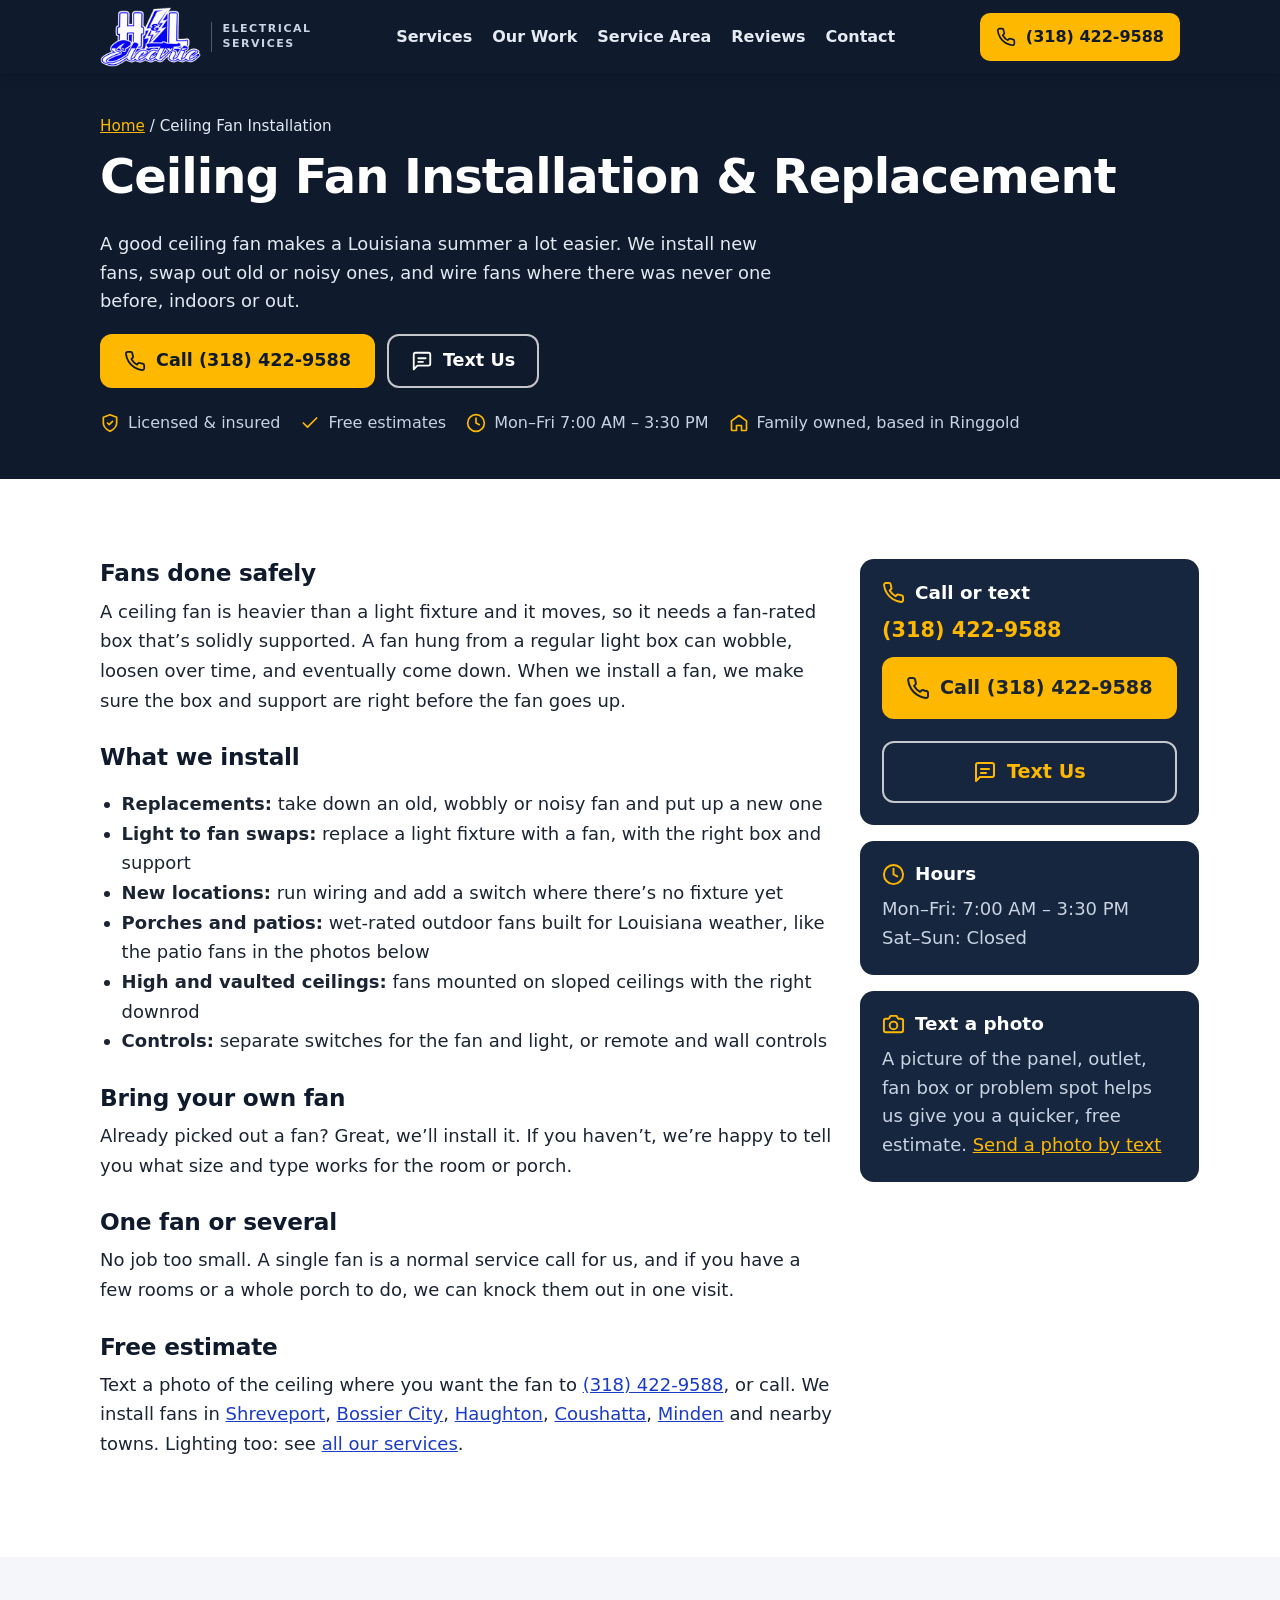
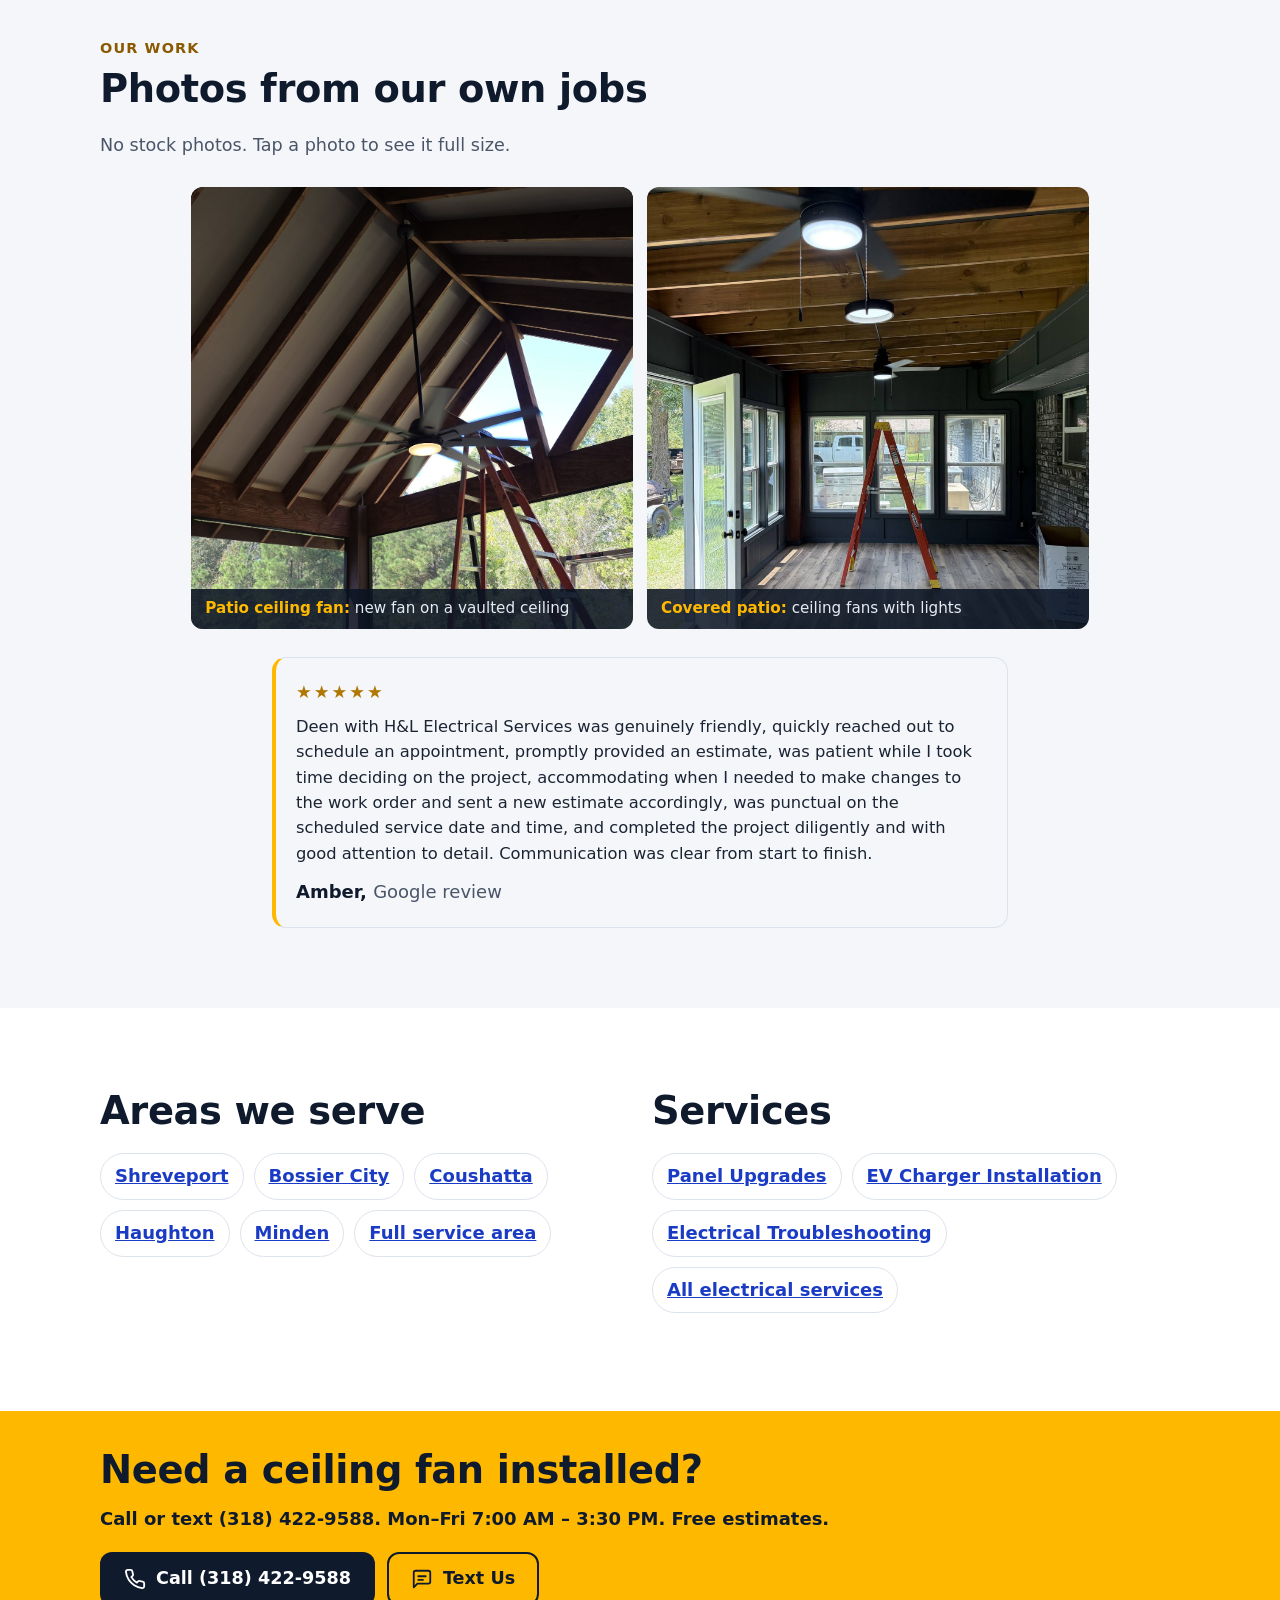
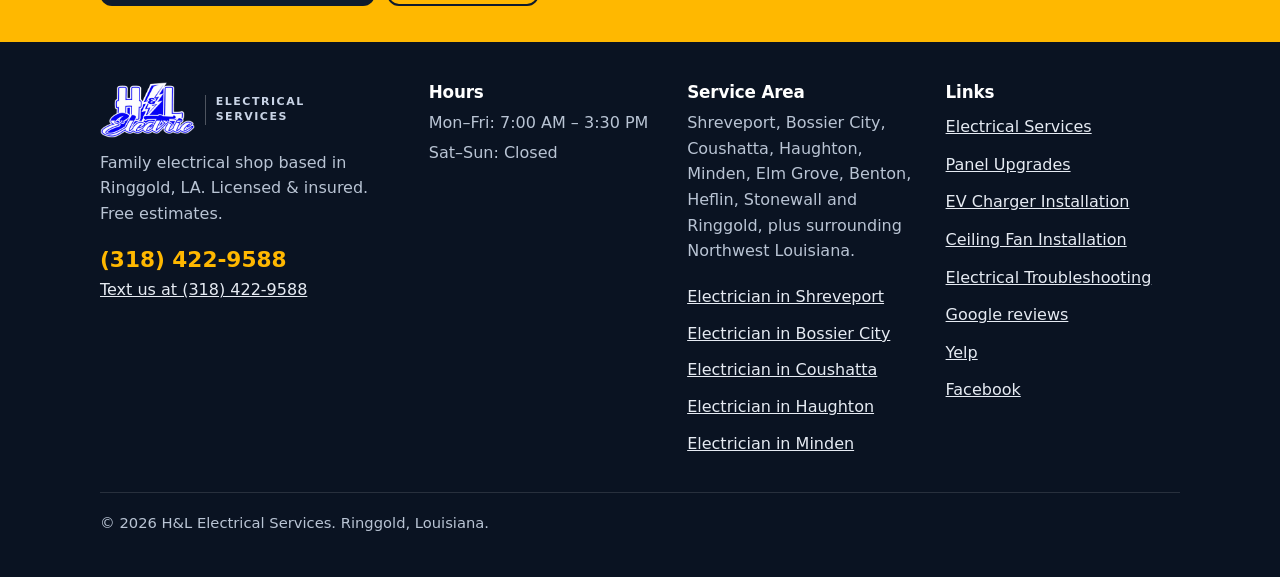
<file: ceiling-fan-installation/index.html>
<!doctype html>
<html lang="en">
<head>
<meta charset="utf-8">
<meta name="viewport" content="width=device-width, initial-scale=1">
<title>Ceiling Fan Installation in Shreveport &amp; Bossier | H&amp;L Electrical</title>
<meta name="description" content="New ceiling fans installed and old fans replaced, indoors and on porches and patios. Licensed &amp; insured electrician for Shreveport-Bossier. Free estimates: (318) 422-9588.">
<link rel="canonical" href="https://hlelectricalservice.com/ceiling-fan-installation/">
<meta name="theme-color" content="#0f1b2d">
<link rel="icon" href="../favicon.svg" type="image/svg+xml">
<link rel="apple-touch-icon" href="../apple-touch-icon.png">
<meta property="og:type" content="website">
<meta property="og:site_name" content="H&amp;L Electrical Services">
<meta property="og:locale" content="en_US">
<meta property="og:title" content="Ceiling Fan Installation in Shreveport &amp; Bossier | H&amp;L Electrical">
<meta property="og:description" content="New ceiling fans installed and old fans replaced, indoors and on porches and patios. Licensed &amp; insured electrician for Shreveport-Bossier. Free estimates: (318) 422-9588.">
<meta property="og:url" content="https://hlelectricalservice.com/ceiling-fan-installation/">
<meta property="og:image" content="https://hlelectricalservice.com/img/og-sunroom-lighting.jpg">
<meta property="og:image:width" content="1200">
<meta property="og:image:height" content="630">
<meta property="og:image:alt" content="Sunroom lighting by H&amp;L Electrical Services: recessed LED lights and a quatrefoil pendant chandelier in a stained wood ceiling, with a lantern sconce on green shiplap">
<meta name="twitter:card" content="summary_large_image">
<link rel="stylesheet" href="../styles.css">
<script type="application/ld+json">
{
  "@context": "https://schema.org",
  "@graph": [
    {
      "@type": "Electrician",
      "@id": "https://hlelectricalservice.com/#business",
      "name": "H&L Electrical Services",
      "url": "https://hlelectricalservice.com/",
      "telephone": "+1-318-422-9588",
      "image": "https://hlelectricalservice.com/img/og-sunroom-lighting.jpg",
      "address": {
        "@type": "PostalAddress",
        "addressLocality": "Ringgold",
        "addressRegion": "LA",
        "addressCountry": "US"
      },
      "openingHoursSpecification": [
        {
          "@type": "OpeningHoursSpecification",
          "dayOfWeek": [
            "Monday",
            "Tuesday",
            "Wednesday",
            "Thursday",
            "Friday"
          ],
          "opens": "07:00",
          "closes": "15:30"
        }
      ],
      "areaServed": [
        {
          "@type": "City",
          "name": "Shreveport, LA"
        },
        {
          "@type": "City",
          "name": "Bossier City, LA"
        },
        {
          "@type": "City",
          "name": "Coushatta, LA"
        },
        {
          "@type": "City",
          "name": "Haughton, LA"
        },
        {
          "@type": "City",
          "name": "Minden, LA"
        },
        {
          "@type": "City",
          "name": "Elm Grove, LA"
        },
        {
          "@type": "City",
          "name": "Benton, LA"
        },
        {
          "@type": "City",
          "name": "Heflin, LA"
        },
        {
          "@type": "City",
          "name": "Stonewall, LA"
        },
        {
          "@type": "City",
          "name": "Ringgold, LA"
        },
        {
          "@type": "AdministrativeArea",
          "name": "Northwest Louisiana"
        }
      ],
      "sameAs": [
        "https://www.facebook.com/61559461616417",
        "https://www.yelp.com/biz/qieBR1wpQ4EQdDz_W6c1lA"
      ]
    },
    {
      "@type": "Service",
      "name": "Ceiling fan installation",
      "serviceType": "Ceiling fan installation",
      "url": "https://hlelectricalservice.com/ceiling-fan-installation/",
      "provider": {
        "@id": "https://hlelectricalservice.com/#business"
      },
      "areaServed": [
        {
          "@type": "City",
          "name": "Shreveport, LA"
        },
        {
          "@type": "City",
          "name": "Bossier City, LA"
        },
        {
          "@type": "City",
          "name": "Coushatta, LA"
        },
        {
          "@type": "City",
          "name": "Haughton, LA"
        },
        {
          "@type": "City",
          "name": "Minden, LA"
        },
        {
          "@type": "City",
          "name": "Elm Grove, LA"
        },
        {
          "@type": "City",
          "name": "Benton, LA"
        },
        {
          "@type": "City",
          "name": "Heflin, LA"
        },
        {
          "@type": "City",
          "name": "Stonewall, LA"
        },
        {
          "@type": "City",
          "name": "Ringgold, LA"
        }
      ]
    },
    {
      "@type": "BreadcrumbList",
      "itemListElement": [
        {
          "@type": "ListItem",
          "position": 1,
          "name": "Home",
          "item": "https://hlelectricalservice.com/"
        },
        {
          "@type": "ListItem",
          "position": 2,
          "name": "Ceiling Fan Installation",
          "item": "https://hlelectricalservice.com/ceiling-fan-installation/"
        }
      ]
    }
  ]
}
</script>
</head>
<body>
<a class="skip" href="#main">Skip to content</a>
<svg xmlns="http://www.w3.org/2000/svg" style="display:none" aria-hidden="true">
  <symbol id="i-phone" viewBox="0 0 24 24"><path d="M22 16.92v3a2 2 0 0 1-2.18 2 19.79 19.79 0 0 1-8.63-3.07 19.5 19.5 0 0 1-6-6 19.79 19.79 0 0 1-3.07-8.67A2 2 0 0 1 4.11 2h3a2 2 0 0 1 2 1.72c.13.96.36 1.9.7 2.81a2 2 0 0 1-.45 2.11L8.09 9.91a16 16 0 0 0 6 6l1.27-1.27a2 2 0 0 1 2.11-.45c.91.34 1.85.57 2.81.7A2 2 0 0 1 22 16.92z"/></symbol>
  <symbol id="i-text" viewBox="0 0 24 24"><path d="M21 15a2 2 0 0 1-2 2H7l-4 4V5a2 2 0 0 1 2-2h14a2 2 0 0 1 2 2z"/><path d="M8 9h8M8 13h5"/></symbol>
  <symbol id="i-bolt" viewBox="0 0 24 24"><path d="M13 2 4 14h7l-2 8 11-13h-7l2-7z"/></symbol>
  <symbol id="i-outlet" viewBox="0 0 24 24"><rect x="4" y="3" width="16" height="18" rx="3"/><path d="M9.5 8v3M14.5 8v3M10.5 17v-1a1.5 1.5 0 0 1 3 0v1z"/></symbol>
  <symbol id="i-breaker" viewBox="0 0 24 24"><rect x="4" y="2" width="16" height="20" rx="2"/><path d="M8 6h3v4H8zM13 6h3v4h-3zM8 14h3v4H8zM13 14h3v4h-3z"/></symbol>
  <symbol id="i-fan" viewBox="0 0 24 24"><circle cx="12" cy="12" r="2"/><g id="blade"><path d="M13.7 10.6C15 7.5 17.6 4.6 19.6 5.5c1.9.9.1 4.6-4.2 6.2"/></g><use href="#blade" transform="rotate(120 12 12)"/><use href="#blade" transform="rotate(240 12 12)"/></symbol>
  <symbol id="i-bulb" viewBox="0 0 24 24"><path d="M9 18h6M10 22h4M12 2a7 7 0 0 0-4 12.7V17h8v-2.3A7 7 0 0 0 12 2z"/></symbol>
  <symbol id="i-wrench" viewBox="0 0 24 24"><path d="M14.7 6.3a1 1 0 0 0 0 1.4l1.6 1.6a1 1 0 0 0 1.4 0l3.77-3.77a6 6 0 0 1-7.94 7.94l-6.91 6.91a2.12 2.12 0 0 1-3-3l6.91-6.91a6 6 0 0 1 7.94-7.94l-3.76 3.76z"/></symbol>
  <symbol id="i-clipboard" viewBox="0 0 24 24"><path d="M16 4h2a2 2 0 0 1 2 2v14a2 2 0 0 1-2 2H6a2 2 0 0 1-2-2V6a2 2 0 0 1 2-2h2"/><rect x="8" y="2" width="8" height="4" rx="1"/><path d="m9 14 2 2 4-4"/></symbol>
  <symbol id="i-panel" viewBox="0 0 24 24"><rect x="4" y="2" width="16" height="20" rx="2"/><path d="M12 6v12M8 7h2M8 11h2M8 15h2M14 7h2M14 11h2M14 15h2"/></symbol>
  <symbol id="i-generator" viewBox="0 0 24 24"><rect x="2" y="6" width="20" height="13" rx="2"/><path d="M6 19v2M18 19v2M7 3h10M12 3v3"/><path d="m13 9-3 4h4l-3 4"/></symbol>
  <symbol id="i-check" viewBox="0 0 24 24"><path d="M20 6 9 17l-5-5"/></symbol>
  <symbol id="i-pin" viewBox="0 0 24 24"><path d="M20 10c0 6-8 12-8 12s-8-6-8-12a8 8 0 0 1 16 0z"/><circle cx="12" cy="10" r="3"/></symbol>
  <symbol id="i-clock" viewBox="0 0 24 24"><circle cx="12" cy="12" r="10"/><path d="M12 6v6l4 2"/></symbol>
  <symbol id="i-home" viewBox="0 0 24 24"><path d="M3 9.5 12 3l9 6.5V20a1 1 0 0 1-1 1h-5v-6H9v6H4a1 1 0 0 1-1-1z"/></symbol>
  <symbol id="i-tag" viewBox="0 0 24 24"><path d="M20.59 13.41 13.42 20.58a2 2 0 0 1-2.83 0L2 12V2h10l8.59 8.59a2 2 0 0 1 0 2.82z"/><circle cx="7" cy="7" r="1.5"/></symbol>
  <symbol id="i-sparkle" viewBox="0 0 24 24"><path d="M11 3l1.9 5.1L18 10l-5.1 1.9L11 17l-1.9-5.1L4 10l5.1-1.9zM19 15l.8 2 2 .8-2 .8-.8 2-.8-2-2-.8 2-.8z"/></symbol>
  <symbol id="i-thumb" viewBox="0 0 24 24"><path d="M7 10v11H4a1 1 0 0 1-1-1v-9a1 1 0 0 1 1-1zM7 10l4-8a3 3 0 0 1 3 3v4h5.5a2 2 0 0 1 2 2.3l-1.4 8a2 2 0 0 1-2 1.7H7"/></symbol>
  <symbol id="i-camera" viewBox="0 0 24 24"><path d="M22 18a2 2 0 0 1-2 2H4a2 2 0 0 1-2-2V8a2 2 0 0 1 2-2h3l2-3h6l2 3h3a2 2 0 0 1 2 2z"/><circle cx="12" cy="13" r="4"/></symbol>
  <symbol id="i-ev" viewBox="0 0 24 24"><path d="M9 2v5M15 2v5M6 7h12v4a6 6 0 0 1-12 0zM12 17v5"/></symbol>
  <symbol id="i-ledpanel" viewBox="0 0 24 24"><rect x="3" y="4" width="18" height="12" rx="1"/><path d="M7 20l1-2M12 21v-3M17 20l-1-2"/></symbol>
  <symbol id="i-underground" viewBox="0 0 24 24"><path d="M2 12h20"/><rect x="8" y="5" width="8" height="7" rx="1"/><path d="M12 12v4a3 3 0 0 0 3 3h7M4 16h2M4 20h4" stroke-dasharray="2 2"/></symbol>
  <symbol id="i-bath" viewBox="0 0 24 24"><path d="M3 12h18v2a6 6 0 0 1-6 6H9a6 6 0 0 1-6-6zM6 12V5a2 2 0 0 1 4 0M7 20l-1 2M17 20l1 2"/></symbol>
  <symbol id="i-meter" viewBox="0 0 24 24"><circle cx="12" cy="13" r="8"/><path d="M12 13l4-4M12 2v3M8 17h8"/></symbol>
  <symbol id="i-shield" viewBox="0 0 24 24"><path d="M12 22s8-4 8-10V5l-8-3-8 3v7c0 6 8 10 8 10z"/><path d="m9 12 2 2 4-4"/></symbol>
  <symbol id="i-quote" viewBox="0 0 24 24"><path d="M3 20c3 0 6-2 6-7V5H3v7h4c0 3-1 5-4 5zM14 20c3 0 6-2 6-7V5h-6v7h4c0 3-1 5-4 5z"/></symbol>
  <symbol id="i-arrow" viewBox="0 0 24 24"><path d="M5 12h14M13 5l7 7-7 7"/></symbol>
</svg>
<header class="site-header">
  <div class="wrap">
    <a class="brand" href="../" aria-label="H&amp;L Electrical Services home">
      <img class="brand-logo" src="../img/hl-electric-logo-reverse.png" width="95" height="56" alt="H&amp;L Electric logo">
      <span class="brand-tag">Electrical<br>Services</span>
    </a>
    <nav class="nav" aria-label="Main">
      <a href="../services/">Services</a>
      <a href="../#work">Our Work</a>
      <a href="../#area">Service Area</a>
      <a href="../#reviews">Reviews</a>
      <a href="../#contact">Contact</a>
    </nav>
    <a class="btn btn-call btn-sm header-call" href="tel:+13184229588" aria-label="Call (318) 422-9588"><svg class="icon" aria-hidden="true"><use href="#i-phone"/></svg><span class="call-long">(318) 422-9588</span><span class="call-short">Call Now</span></a>
  </div>
</header>

<main id="main">
<section class="page-hero">
  <div class="wrap">
    <p class="crumbs"><a href="../">Home</a> / Ceiling Fan Installation</p>
    <h1>Ceiling Fan Installation &amp; Replacement</h1>
    <p class="lead">A good ceiling fan makes a Louisiana summer a lot easier. We install new fans, swap out old or noisy ones, and wire fans where there was never one before, indoors or out.</p>
    <div class="btn-row">
      <a class="btn btn-call" href="tel:+13184229588"><svg class="icon" aria-hidden="true"><use href="#i-phone"/></svg>Call (318) 422-9588</a>
        <a class="btn btn-text" href="sms:+13184229588"><svg class="icon" aria-hidden="true"><use href="#i-text"/></svg>Text Us</a>
    </div>
    <div class="hero-meta">
      <span><svg class="icon" aria-hidden="true"><use href="#i-shield"/></svg>Licensed &amp; insured</span>
      <span><svg class="icon" aria-hidden="true"><use href="#i-check"/></svg>Free estimates</span>
      <span><svg class="icon" aria-hidden="true"><use href="#i-clock"/></svg>Mon&ndash;Fri 7:00 AM &ndash; 3:30 PM</span>
      <span><svg class="icon" aria-hidden="true"><use href="#i-home"/></svg>Family owned, based in Ringgold</span>
    </div>
  </div>
</section>
<section class="section">
  <div class="wrap seo-grid">
    <article class="prose">
<h2>Fans done safely</h2>
<p>A ceiling fan is heavier than a light fixture and it moves, so it needs a fan-rated box that&rsquo;s solidly supported. A fan hung from a regular light box can wobble, loosen over time, and eventually come down. When we install a fan, we make sure the box and support are right before the fan goes up.</p>
<h2>What we install</h2>
<ul>
<li><strong>Replacements:</strong> take down an old, wobbly or noisy fan and put up a new one</li>
<li><strong>Light to fan swaps:</strong> replace a light fixture with a fan, with the right box and support</li>
<li><strong>New locations:</strong> run wiring and add a switch where there&rsquo;s no fixture yet</li>
<li><strong>Porches and patios:</strong> wet-rated outdoor fans built for Louisiana weather, like the patio fans in the photos below</li>
<li><strong>High and vaulted ceilings:</strong> fans mounted on sloped ceilings with the right downrod</li>
<li><strong>Controls:</strong> separate switches for the fan and light, or remote and wall controls</li>
</ul>
<h2>Bring your own fan</h2>
<p>Already picked out a fan? Great, we&rsquo;ll install it. If you haven&rsquo;t, we&rsquo;re happy to tell you what size and type works for the room or porch.</p>
<h2>One fan or several</h2>
<p>No job too small. A single fan is a normal service call for us, and if you have a few rooms or a whole porch to do, we can knock them out in one visit.</p>
<h2>Free estimate</h2>
<p>Text a photo of the ceiling where you want the fan to <a href="sms:+13184229588">(318) 422-9588</a>, or call. We install fans in <a href="../electrician-shreveport/">Shreveport</a>, <a href="../electrician-bossier-city/">Bossier City</a>, <a href="../electrician-haughton/">Haughton</a>, <a href="../electrician-coushatta/">Coushatta</a>, <a href="../electrician-minden/">Minden</a> and nearby towns. Lighting too: see <a href="../services/">all our services</a>.</p>
    </article>
    <aside class="seo-side">
      <div class="info-block"><h3><svg class="icon" aria-hidden="true"><use href="#i-phone"/></svg>Call or text</h3><p><a class="foot-phone" href="tel:+13184229588">(318) 422-9588</a></p><div class="contact-actions"><a class="btn btn-call" href="tel:+13184229588"><svg class="icon" aria-hidden="true"><use href="#i-phone"/></svg>Call (318) 422-9588</a>
        <a class="btn btn-text" href="sms:+13184229588"><svg class="icon" aria-hidden="true"><use href="#i-text"/></svg>Text Us</a></div></div>
      <div class="info-block"><h3><svg class="icon" aria-hidden="true"><use href="#i-clock"/></svg>Hours</h3><p>Mon&ndash;Fri: 7:00 AM &ndash; 3:30 PM<br>Sat&ndash;Sun: Closed</p></div>
      <div class="info-block"><h3><svg class="icon" aria-hidden="true"><use href="#i-camera"/></svg>Text a photo</h3><p>A picture of the panel, outlet, fan box or problem spot helps us give you a quicker, free estimate. <a href="sms:+13184229588">Send a photo by text</a></p></div>
    </aside>
  </div>
</section>
<section class="section section-soft">
  <div class="wrap">
    <div class="section-head"><span class="kicker">Our work</span><h2>Photos from our own jobs</h2><p>No stock photos. Tap a photo to see it full size.</p></div>
    <ul class="gallery gallery-more n2">
      <li class="tile sq"><figure><a href="../img/patio-fan-vaulted-ceiling-1200.jpg"><picture><img src="../img/patio-fan-vaulted-ceiling-1200.jpg" width="1200" height="1600" alt="New ceiling fan with light on a vaulted outdoor patio ceiling" decoding="async"></picture></a><figcaption><b>Patio ceiling fan:</b> new fan on a vaulted ceiling</figcaption></figure></li>
      <li class="tile sq"><figure><a href="../img/covered-patio-ceiling-fans-1536.jpg"><picture><img src="../img/covered-patio-ceiling-fans-1536.jpg" width="1536" height="1536" alt="Covered patio with two ceiling fans with LED lights and a hanging LED fixture" decoding="async"></picture></a><figcaption><b>Covered patio:</b> ceiling fans with lights</figcaption></figure></li>
    </ul>
    <figure class="quote seo-quote"><div class="q-stars" role="img" aria-label="5 out of 5 stars">&#9733;&#9733;&#9733;&#9733;&#9733;</div><blockquote><p>Deen with H&amp;L Electrical Services was genuinely friendly, quickly reached out to schedule an appointment, promptly provided an estimate, was patient while I took time deciding on the project, accommodating when I needed to make changes to the work order and sent a new estimate accordingly, was punctual on the scheduled service date and time, and completed the project diligently and with good attention to detail. Communication was clear from start to finish.</p></blockquote><figcaption>Amber, <span>Google review</span></figcaption></figure>
  </div>
</section>
<section class="section">
  <div class="wrap seo-links">
    <div><h2>Areas we serve</h2><ul><li><a href="../electrician-shreveport/">Shreveport</a></li> <li><a href="../electrician-bossier-city/">Bossier City</a></li> <li><a href="../electrician-coushatta/">Coushatta</a></li> <li><a href="../electrician-haughton/">Haughton</a></li> <li><a href="../electrician-minden/">Minden</a></li><li><a href="../#area">Full service area</a></li></ul></div>
    <div><h2>Services</h2><ul><li><a href="../panel-upgrades/">Panel Upgrades</a></li> <li><a href="../ev-charger-installation/">EV Charger Installation</a></li> <li><a href="../electrical-troubleshooting/">Electrical Troubleshooting</a></li><li><a href="../services/">All electrical services</a></li></ul></div>
  </div>
</section>

<section class="cta-band">
  <div class="wrap">
    <h2>Need a ceiling fan installed?</h2>
    <p>Call or text (318) 422-9588. Mon&ndash;Fri 7:00 AM &ndash; 3:30 PM. Free estimates.</p>
    <div class="btn-row">
      <a class="btn btn-dark" href="tel:+13184229588"><svg class="icon" aria-hidden="true"><use href="#i-phone"/></svg>Call (318) 422-9588</a>
      <a class="btn btn-text" href="sms:+13184229588"><svg class="icon" aria-hidden="true"><use href="#i-text"/></svg>Text Us</a>
    </div>
  </div>
</section>
</main>

<footer class="site-footer">
  <div class="wrap">
    <div class="foot-grid">
      <div>
        <p class="foot-logo"><img src="../img/hl-electric-logo-reverse.png" width="95" height="56" alt="H&amp;L Electric logo" loading="lazy"><span class="brand-tag">Electrical<br>Services</span></p>
        <p>Family electrical shop based in Ringgold, LA. Licensed &amp; insured. Free estimates.</p>
        <p><a class="foot-phone" href="tel:+13184229588">(318) 422-9588</a><br><a href="sms:+13184229588">Text us at (318) 422-9588</a></p>
      </div>
      <div>
        <h2>Hours</h2>
        <ul><li>Mon&ndash;Fri: 7:00 AM &ndash; 3:30 PM</li><li>Sat&ndash;Sun: Closed</li></ul>
      </div>
      <div>
        <h2>Service Area</h2>
        <p>Shreveport, Bossier City, Coushatta, Haughton, Minden, Elm Grove, Benton, Heflin, Stonewall and Ringgold, plus surrounding Northwest Louisiana.</p>
        <ul class="foot-towns"><li><a href="../electrician-shreveport/">Electrician in Shreveport</a></li><li><a href="../electrician-bossier-city/">Electrician in Bossier City</a></li><li><a href="../electrician-coushatta/">Electrician in Coushatta</a></li><li><a href="../electrician-haughton/">Electrician in Haughton</a></li><li><a href="../electrician-minden/">Electrician in Minden</a></li></ul>
      </div>
      <div>
        <h2>Links</h2>
        <ul>
          <li><a href="../services/">Electrical Services</a></li>
          <li><a href="../panel-upgrades/">Panel Upgrades</a></li>
          <li><a href="../ev-charger-installation/">EV Charger Installation</a></li>
          <li><a href="../ceiling-fan-installation/">Ceiling Fan Installation</a></li>
          <li><a href="../electrical-troubleshooting/">Electrical Troubleshooting</a></li>
          <li><a href="https://www.google.com/search?q=H%26L+Electrical+services+Ringgold+LA">Google reviews</a></li>
          <li><a href="https://www.yelp.com/biz/qieBR1wpQ4EQdDz_W6c1lA">Yelp</a></li>
          <li><a href="https://www.facebook.com/61559461616417">Facebook</a></li>
        </ul>
      </div>
    </div>
    <p class="copy">&copy; 2026 H&amp;L Electrical Services. Ringgold, Louisiana.</p>
  </div>
</footer>
</body>
</html>
</file>
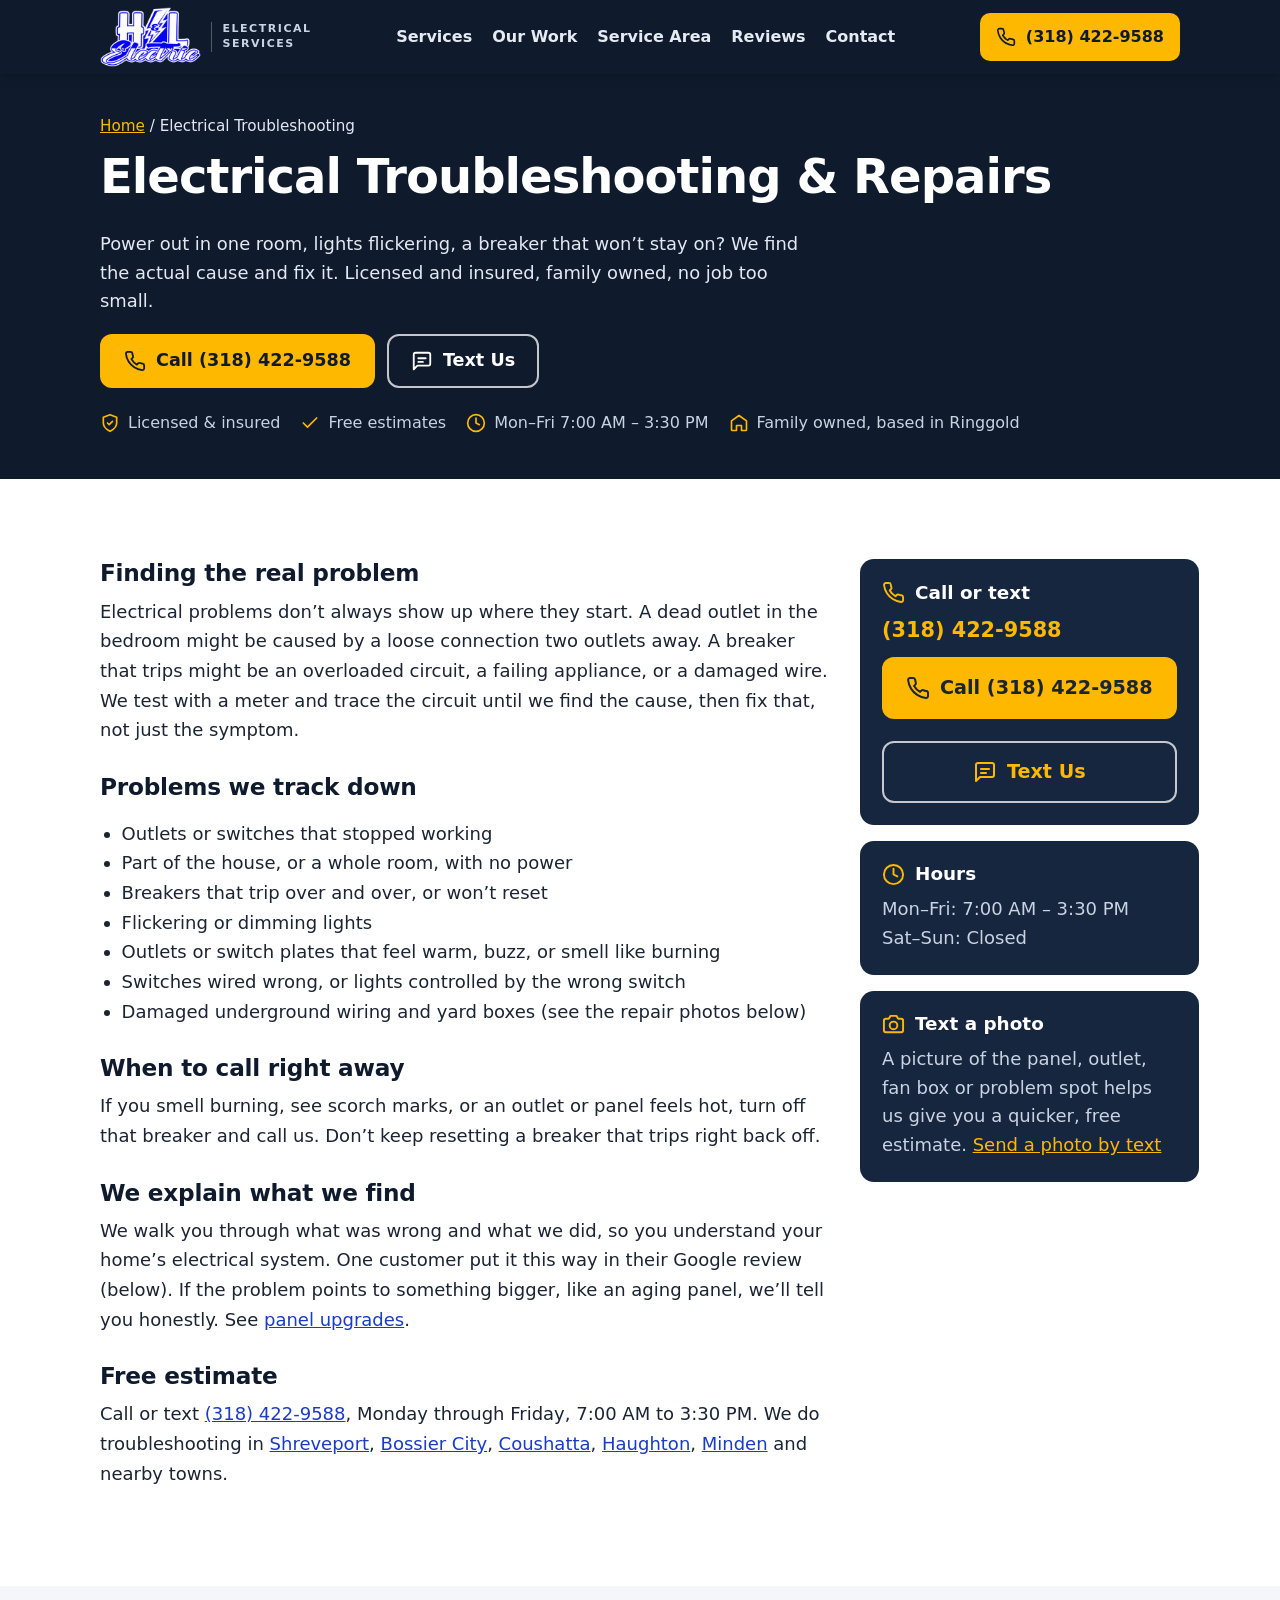
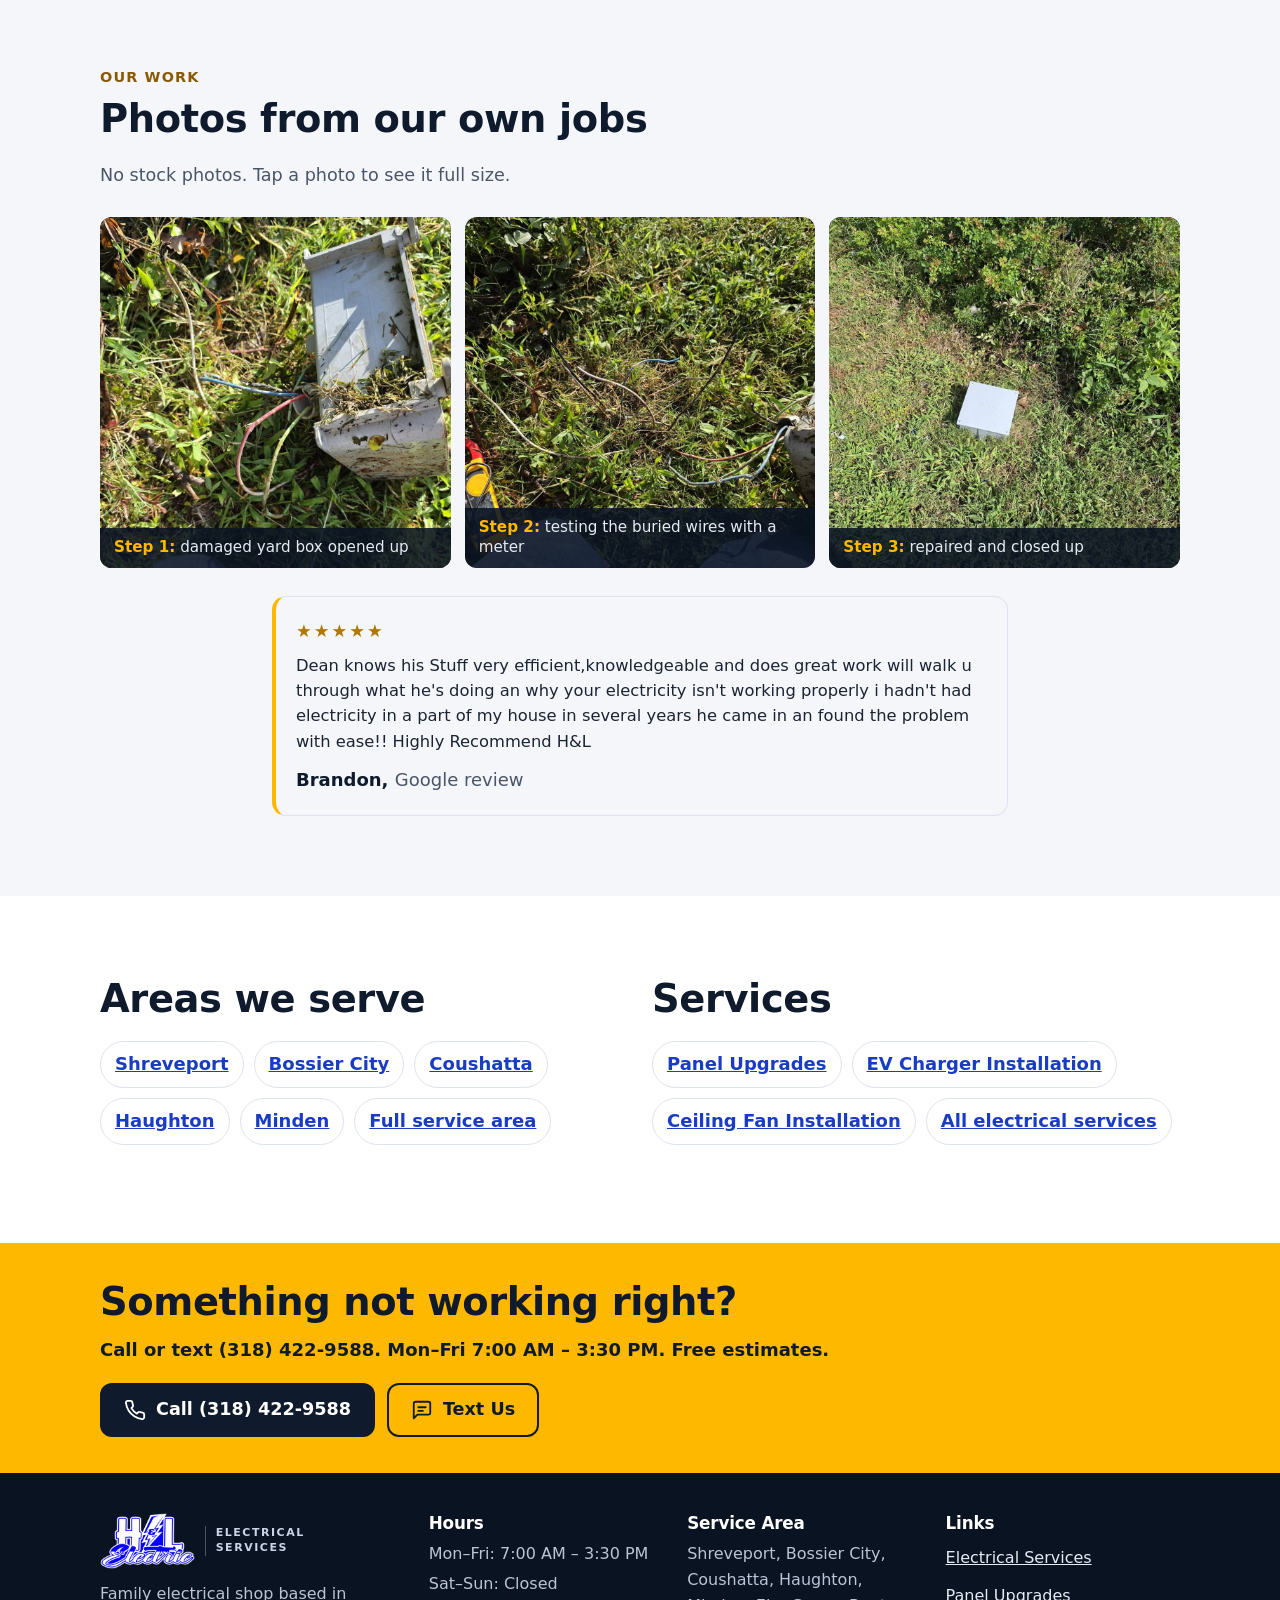
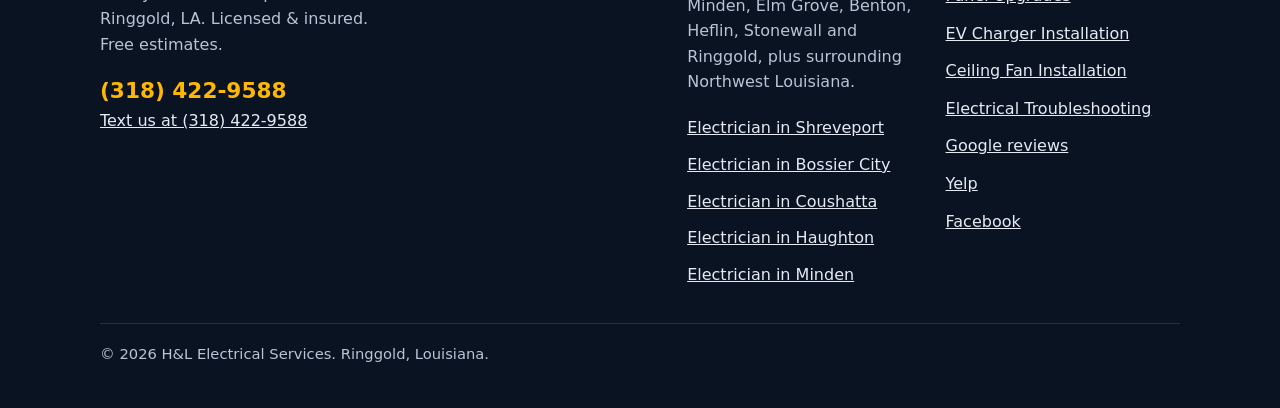
<file: electrical-troubleshooting/index.html>
<!doctype html>
<html lang="en">
<head>
<meta charset="utf-8">
<meta name="viewport" content="width=device-width, initial-scale=1">
<title>Electrical Troubleshooting &amp; Repair | Shreveport-Bossier Electrician</title>
<meta name="description" content="Dead outlets, tripping breakers, flickering lights or no power in part of the house? Licensed electrician serving Shreveport, Bossier City &amp; Coushatta. Call (318) 422-9588.">
<link rel="canonical" href="https://hlelectricalservice.com/electrical-troubleshooting/">
<meta name="theme-color" content="#0f1b2d">
<link rel="icon" href="../favicon.svg" type="image/svg+xml">
<link rel="apple-touch-icon" href="../apple-touch-icon.png">
<meta property="og:type" content="website">
<meta property="og:site_name" content="H&amp;L Electrical Services">
<meta property="og:locale" content="en_US">
<meta property="og:title" content="Electrical Troubleshooting &amp; Repair | Shreveport-Bossier Electrician">
<meta property="og:description" content="Dead outlets, tripping breakers, flickering lights or no power in part of the house? Licensed electrician serving Shreveport, Bossier City &amp; Coushatta. Call (318) 422-9588.">
<meta property="og:url" content="https://hlelectricalservice.com/electrical-troubleshooting/">
<meta property="og:image" content="https://hlelectricalservice.com/img/og-sunroom-lighting.jpg">
<meta property="og:image:width" content="1200">
<meta property="og:image:height" content="630">
<meta property="og:image:alt" content="Sunroom lighting by H&amp;L Electrical Services: recessed LED lights and a quatrefoil pendant chandelier in a stained wood ceiling, with a lantern sconce on green shiplap">
<meta name="twitter:card" content="summary_large_image">
<link rel="stylesheet" href="../styles.css">
<script type="application/ld+json">
{
  "@context": "https://schema.org",
  "@graph": [
    {
      "@type": "Electrician",
      "@id": "https://hlelectricalservice.com/#business",
      "name": "H&L Electrical Services",
      "url": "https://hlelectricalservice.com/",
      "telephone": "+1-318-422-9588",
      "image": "https://hlelectricalservice.com/img/og-sunroom-lighting.jpg",
      "address": {
        "@type": "PostalAddress",
        "addressLocality": "Ringgold",
        "addressRegion": "LA",
        "addressCountry": "US"
      },
      "openingHoursSpecification": [
        {
          "@type": "OpeningHoursSpecification",
          "dayOfWeek": [
            "Monday",
            "Tuesday",
            "Wednesday",
            "Thursday",
            "Friday"
          ],
          "opens": "07:00",
          "closes": "15:30"
        }
      ],
      "areaServed": [
        {
          "@type": "City",
          "name": "Shreveport, LA"
        },
        {
          "@type": "City",
          "name": "Bossier City, LA"
        },
        {
          "@type": "City",
          "name": "Coushatta, LA"
        },
        {
          "@type": "City",
          "name": "Haughton, LA"
        },
        {
          "@type": "City",
          "name": "Minden, LA"
        },
        {
          "@type": "City",
          "name": "Elm Grove, LA"
        },
        {
          "@type": "City",
          "name": "Benton, LA"
        },
        {
          "@type": "City",
          "name": "Heflin, LA"
        },
        {
          "@type": "City",
          "name": "Stonewall, LA"
        },
        {
          "@type": "City",
          "name": "Ringgold, LA"
        },
        {
          "@type": "AdministrativeArea",
          "name": "Northwest Louisiana"
        }
      ],
      "sameAs": [
        "https://www.facebook.com/61559461616417",
        "https://www.yelp.com/biz/qieBR1wpQ4EQdDz_W6c1lA"
      ]
    },
    {
      "@type": "Service",
      "name": "Electrical troubleshooting and repair",
      "serviceType": "Electrical troubleshooting and repair",
      "url": "https://hlelectricalservice.com/electrical-troubleshooting/",
      "provider": {
        "@id": "https://hlelectricalservice.com/#business"
      },
      "areaServed": [
        {
          "@type": "City",
          "name": "Shreveport, LA"
        },
        {
          "@type": "City",
          "name": "Bossier City, LA"
        },
        {
          "@type": "City",
          "name": "Coushatta, LA"
        },
        {
          "@type": "City",
          "name": "Haughton, LA"
        },
        {
          "@type": "City",
          "name": "Minden, LA"
        },
        {
          "@type": "City",
          "name": "Elm Grove, LA"
        },
        {
          "@type": "City",
          "name": "Benton, LA"
        },
        {
          "@type": "City",
          "name": "Heflin, LA"
        },
        {
          "@type": "City",
          "name": "Stonewall, LA"
        },
        {
          "@type": "City",
          "name": "Ringgold, LA"
        }
      ]
    },
    {
      "@type": "BreadcrumbList",
      "itemListElement": [
        {
          "@type": "ListItem",
          "position": 1,
          "name": "Home",
          "item": "https://hlelectricalservice.com/"
        },
        {
          "@type": "ListItem",
          "position": 2,
          "name": "Electrical Troubleshooting",
          "item": "https://hlelectricalservice.com/electrical-troubleshooting/"
        }
      ]
    }
  ]
}
</script>
</head>
<body>
<a class="skip" href="#main">Skip to content</a>
<svg xmlns="http://www.w3.org/2000/svg" style="display:none" aria-hidden="true">
  <symbol id="i-phone" viewBox="0 0 24 24"><path d="M22 16.92v3a2 2 0 0 1-2.18 2 19.79 19.79 0 0 1-8.63-3.07 19.5 19.5 0 0 1-6-6 19.79 19.79 0 0 1-3.07-8.67A2 2 0 0 1 4.11 2h3a2 2 0 0 1 2 1.72c.13.96.36 1.9.7 2.81a2 2 0 0 1-.45 2.11L8.09 9.91a16 16 0 0 0 6 6l1.27-1.27a2 2 0 0 1 2.11-.45c.91.34 1.85.57 2.81.7A2 2 0 0 1 22 16.92z"/></symbol>
  <symbol id="i-text" viewBox="0 0 24 24"><path d="M21 15a2 2 0 0 1-2 2H7l-4 4V5a2 2 0 0 1 2-2h14a2 2 0 0 1 2 2z"/><path d="M8 9h8M8 13h5"/></symbol>
  <symbol id="i-bolt" viewBox="0 0 24 24"><path d="M13 2 4 14h7l-2 8 11-13h-7l2-7z"/></symbol>
  <symbol id="i-outlet" viewBox="0 0 24 24"><rect x="4" y="3" width="16" height="18" rx="3"/><path d="M9.5 8v3M14.5 8v3M10.5 17v-1a1.5 1.5 0 0 1 3 0v1z"/></symbol>
  <symbol id="i-breaker" viewBox="0 0 24 24"><rect x="4" y="2" width="16" height="20" rx="2"/><path d="M8 6h3v4H8zM13 6h3v4h-3zM8 14h3v4H8zM13 14h3v4h-3z"/></symbol>
  <symbol id="i-fan" viewBox="0 0 24 24"><circle cx="12" cy="12" r="2"/><g id="blade"><path d="M13.7 10.6C15 7.5 17.6 4.6 19.6 5.5c1.9.9.1 4.6-4.2 6.2"/></g><use href="#blade" transform="rotate(120 12 12)"/><use href="#blade" transform="rotate(240 12 12)"/></symbol>
  <symbol id="i-bulb" viewBox="0 0 24 24"><path d="M9 18h6M10 22h4M12 2a7 7 0 0 0-4 12.7V17h8v-2.3A7 7 0 0 0 12 2z"/></symbol>
  <symbol id="i-wrench" viewBox="0 0 24 24"><path d="M14.7 6.3a1 1 0 0 0 0 1.4l1.6 1.6a1 1 0 0 0 1.4 0l3.77-3.77a6 6 0 0 1-7.94 7.94l-6.91 6.91a2.12 2.12 0 0 1-3-3l6.91-6.91a6 6 0 0 1 7.94-7.94l-3.76 3.76z"/></symbol>
  <symbol id="i-clipboard" viewBox="0 0 24 24"><path d="M16 4h2a2 2 0 0 1 2 2v14a2 2 0 0 1-2 2H6a2 2 0 0 1-2-2V6a2 2 0 0 1 2-2h2"/><rect x="8" y="2" width="8" height="4" rx="1"/><path d="m9 14 2 2 4-4"/></symbol>
  <symbol id="i-panel" viewBox="0 0 24 24"><rect x="4" y="2" width="16" height="20" rx="2"/><path d="M12 6v12M8 7h2M8 11h2M8 15h2M14 7h2M14 11h2M14 15h2"/></symbol>
  <symbol id="i-generator" viewBox="0 0 24 24"><rect x="2" y="6" width="20" height="13" rx="2"/><path d="M6 19v2M18 19v2M7 3h10M12 3v3"/><path d="m13 9-3 4h4l-3 4"/></symbol>
  <symbol id="i-check" viewBox="0 0 24 24"><path d="M20 6 9 17l-5-5"/></symbol>
  <symbol id="i-pin" viewBox="0 0 24 24"><path d="M20 10c0 6-8 12-8 12s-8-6-8-12a8 8 0 0 1 16 0z"/><circle cx="12" cy="10" r="3"/></symbol>
  <symbol id="i-clock" viewBox="0 0 24 24"><circle cx="12" cy="12" r="10"/><path d="M12 6v6l4 2"/></symbol>
  <symbol id="i-home" viewBox="0 0 24 24"><path d="M3 9.5 12 3l9 6.5V20a1 1 0 0 1-1 1h-5v-6H9v6H4a1 1 0 0 1-1-1z"/></symbol>
  <symbol id="i-tag" viewBox="0 0 24 24"><path d="M20.59 13.41 13.42 20.58a2 2 0 0 1-2.83 0L2 12V2h10l8.59 8.59a2 2 0 0 1 0 2.82z"/><circle cx="7" cy="7" r="1.5"/></symbol>
  <symbol id="i-sparkle" viewBox="0 0 24 24"><path d="M11 3l1.9 5.1L18 10l-5.1 1.9L11 17l-1.9-5.1L4 10l5.1-1.9zM19 15l.8 2 2 .8-2 .8-.8 2-.8-2-2-.8 2-.8z"/></symbol>
  <symbol id="i-thumb" viewBox="0 0 24 24"><path d="M7 10v11H4a1 1 0 0 1-1-1v-9a1 1 0 0 1 1-1zM7 10l4-8a3 3 0 0 1 3 3v4h5.5a2 2 0 0 1 2 2.3l-1.4 8a2 2 0 0 1-2 1.7H7"/></symbol>
  <symbol id="i-camera" viewBox="0 0 24 24"><path d="M22 18a2 2 0 0 1-2 2H4a2 2 0 0 1-2-2V8a2 2 0 0 1 2-2h3l2-3h6l2 3h3a2 2 0 0 1 2 2z"/><circle cx="12" cy="13" r="4"/></symbol>
  <symbol id="i-ev" viewBox="0 0 24 24"><path d="M9 2v5M15 2v5M6 7h12v4a6 6 0 0 1-12 0zM12 17v5"/></symbol>
  <symbol id="i-ledpanel" viewBox="0 0 24 24"><rect x="3" y="4" width="18" height="12" rx="1"/><path d="M7 20l1-2M12 21v-3M17 20l-1-2"/></symbol>
  <symbol id="i-underground" viewBox="0 0 24 24"><path d="M2 12h20"/><rect x="8" y="5" width="8" height="7" rx="1"/><path d="M12 12v4a3 3 0 0 0 3 3h7M4 16h2M4 20h4" stroke-dasharray="2 2"/></symbol>
  <symbol id="i-bath" viewBox="0 0 24 24"><path d="M3 12h18v2a6 6 0 0 1-6 6H9a6 6 0 0 1-6-6zM6 12V5a2 2 0 0 1 4 0M7 20l-1 2M17 20l1 2"/></symbol>
  <symbol id="i-meter" viewBox="0 0 24 24"><circle cx="12" cy="13" r="8"/><path d="M12 13l4-4M12 2v3M8 17h8"/></symbol>
  <symbol id="i-shield" viewBox="0 0 24 24"><path d="M12 22s8-4 8-10V5l-8-3-8 3v7c0 6 8 10 8 10z"/><path d="m9 12 2 2 4-4"/></symbol>
  <symbol id="i-quote" viewBox="0 0 24 24"><path d="M3 20c3 0 6-2 6-7V5H3v7h4c0 3-1 5-4 5zM14 20c3 0 6-2 6-7V5h-6v7h4c0 3-1 5-4 5z"/></symbol>
  <symbol id="i-arrow" viewBox="0 0 24 24"><path d="M5 12h14M13 5l7 7-7 7"/></symbol>
</svg>
<header class="site-header">
  <div class="wrap">
    <a class="brand" href="../" aria-label="H&amp;L Electrical Services home">
      <img class="brand-logo" src="../img/hl-electric-logo-reverse.png" width="95" height="56" alt="H&amp;L Electric logo">
      <span class="brand-tag">Electrical<br>Services</span>
    </a>
    <nav class="nav" aria-label="Main">
      <a href="../services/">Services</a>
      <a href="../#work">Our Work</a>
      <a href="../#area">Service Area</a>
      <a href="../#reviews">Reviews</a>
      <a href="../#contact">Contact</a>
    </nav>
    <a class="btn btn-call btn-sm header-call" href="tel:+13184229588" aria-label="Call (318) 422-9588"><svg class="icon" aria-hidden="true"><use href="#i-phone"/></svg><span class="call-long">(318) 422-9588</span><span class="call-short">Call Now</span></a>
  </div>
</header>

<main id="main">
<section class="page-hero">
  <div class="wrap">
    <p class="crumbs"><a href="../">Home</a> / Electrical Troubleshooting</p>
    <h1>Electrical Troubleshooting &amp; Repairs</h1>
    <p class="lead">Power out in one room, lights flickering, a breaker that won&rsquo;t stay on? We find the actual cause and fix it. Licensed and insured, family owned, no job too small.</p>
    <div class="btn-row">
      <a class="btn btn-call" href="tel:+13184229588"><svg class="icon" aria-hidden="true"><use href="#i-phone"/></svg>Call (318) 422-9588</a>
        <a class="btn btn-text" href="sms:+13184229588"><svg class="icon" aria-hidden="true"><use href="#i-text"/></svg>Text Us</a>
    </div>
    <div class="hero-meta">
      <span><svg class="icon" aria-hidden="true"><use href="#i-shield"/></svg>Licensed &amp; insured</span>
      <span><svg class="icon" aria-hidden="true"><use href="#i-check"/></svg>Free estimates</span>
      <span><svg class="icon" aria-hidden="true"><use href="#i-clock"/></svg>Mon&ndash;Fri 7:00 AM &ndash; 3:30 PM</span>
      <span><svg class="icon" aria-hidden="true"><use href="#i-home"/></svg>Family owned, based in Ringgold</span>
    </div>
  </div>
</section>
<section class="section">
  <div class="wrap seo-grid">
    <article class="prose">
<h2>Finding the real problem</h2>
<p>Electrical problems don&rsquo;t always show up where they start. A dead outlet in the bedroom might be caused by a loose connection two outlets away. A breaker that trips might be an overloaded circuit, a failing appliance, or a damaged wire. We test with a meter and trace the circuit until we find the cause, then fix that, not just the symptom.</p>
<h2>Problems we track down</h2>
<ul>
<li>Outlets or switches that stopped working</li>
<li>Part of the house, or a whole room, with no power</li>
<li>Breakers that trip over and over, or won&rsquo;t reset</li>
<li>Flickering or dimming lights</li>
<li>Outlets or switch plates that feel warm, buzz, or smell like burning</li>
<li>Switches wired wrong, or lights controlled by the wrong switch</li>
<li>Damaged underground wiring and yard boxes (see the repair photos below)</li>
</ul>
<h2>When to call right away</h2>
<p>If you smell burning, see scorch marks, or an outlet or panel feels hot, turn off that breaker and call us. Don&rsquo;t keep resetting a breaker that trips right back off.</p>
<h2>We explain what we find</h2>
<p>We walk you through what was wrong and what we did, so you understand your home&rsquo;s electrical system. One customer put it this way in their Google review (below). If the problem points to something bigger, like an aging panel, we&rsquo;ll tell you honestly. See <a href="../panel-upgrades/">panel upgrades</a>.</p>
<h2>Free estimate</h2>
<p>Call or text <a href="tel:+13184229588">(318) 422-9588</a>, Monday through Friday, 7:00 AM to 3:30 PM. We do troubleshooting in <a href="../electrician-shreveport/">Shreveport</a>, <a href="../electrician-bossier-city/">Bossier City</a>, <a href="../electrician-coushatta/">Coushatta</a>, <a href="../electrician-haughton/">Haughton</a>, <a href="../electrician-minden/">Minden</a> and nearby towns.</p>
    </article>
    <aside class="seo-side">
      <div class="info-block"><h3><svg class="icon" aria-hidden="true"><use href="#i-phone"/></svg>Call or text</h3><p><a class="foot-phone" href="tel:+13184229588">(318) 422-9588</a></p><div class="contact-actions"><a class="btn btn-call" href="tel:+13184229588"><svg class="icon" aria-hidden="true"><use href="#i-phone"/></svg>Call (318) 422-9588</a>
        <a class="btn btn-text" href="sms:+13184229588"><svg class="icon" aria-hidden="true"><use href="#i-text"/></svg>Text Us</a></div></div>
      <div class="info-block"><h3><svg class="icon" aria-hidden="true"><use href="#i-clock"/></svg>Hours</h3><p>Mon&ndash;Fri: 7:00 AM &ndash; 3:30 PM<br>Sat&ndash;Sun: Closed</p></div>
      <div class="info-block"><h3><svg class="icon" aria-hidden="true"><use href="#i-camera"/></svg>Text a photo</h3><p>A picture of the panel, outlet, fan box or problem spot helps us give you a quicker, free estimate. <a href="sms:+13184229588">Send a photo by text</a></p></div>
    </aside>
  </div>
</section>
<section class="section section-soft">
  <div class="wrap">
    <div class="section-head"><span class="kicker">Our work</span><h2>Photos from our own jobs</h2><p>No stock photos. Tap a photo to see it full size.</p></div>
    <ul class="gallery gallery-more n3">
      <li class="tile sq"><figure><a href="../img/yard-junction-box-opened-1000.jpg"><picture><img src="../img/yard-junction-box-opened-1000.jpg" width="1000" height="1000" alt="Damaged electrical box in the yard opened up with wires exposed during the repair" decoding="async"></picture></a><figcaption><b>Step 1:</b> damaged yard box opened up</figcaption></figure></li>
      <li class="tile sq"><figure><a href="../img/testing-wires-multimeter-1000.jpg"><picture><img src="../img/testing-wires-multimeter-1000.jpg" width="1000" height="1000" alt="Clamp multimeter next to underground wires being tested in the grass" decoding="async"></picture></a><figcaption><b>Step 2:</b> testing the buried wires with a meter</figcaption></figure></li>
      <li class="tile sq"><figure><a href="../img/yard-junction-box-repaired-1000.jpg"><picture><img src="../img/yard-junction-box-repaired-1000.jpg" width="1000" height="1000" alt="The same yard electrical box after the repair, fixed and closed up" decoding="async"></picture></a><figcaption><b>Step 3:</b> repaired and closed up</figcaption></figure></li>
    </ul>
    <figure class="quote seo-quote"><div class="q-stars" role="img" aria-label="5 out of 5 stars">&#9733;&#9733;&#9733;&#9733;&#9733;</div><blockquote><p>Dean knows his Stuff very efficient,knowledgeable and does great work will walk u through what he&#39;s doing an why your electricity isn&#39;t working properly i hadn&#39;t had electricity in a part of my house in several years he came in an found the problem with ease!! Highly Recommend H&amp;L</p></blockquote><figcaption>Brandon, <span>Google review</span></figcaption></figure>
  </div>
</section>
<section class="section">
  <div class="wrap seo-links">
    <div><h2>Areas we serve</h2><ul><li><a href="../electrician-shreveport/">Shreveport</a></li> <li><a href="../electrician-bossier-city/">Bossier City</a></li> <li><a href="../electrician-coushatta/">Coushatta</a></li> <li><a href="../electrician-haughton/">Haughton</a></li> <li><a href="../electrician-minden/">Minden</a></li><li><a href="../#area">Full service area</a></li></ul></div>
    <div><h2>Services</h2><ul><li><a href="../panel-upgrades/">Panel Upgrades</a></li> <li><a href="../ev-charger-installation/">EV Charger Installation</a></li> <li><a href="../ceiling-fan-installation/">Ceiling Fan Installation</a></li><li><a href="../services/">All electrical services</a></li></ul></div>
  </div>
</section>

<section class="cta-band">
  <div class="wrap">
    <h2>Something not working right?</h2>
    <p>Call or text (318) 422-9588. Mon&ndash;Fri 7:00 AM &ndash; 3:30 PM. Free estimates.</p>
    <div class="btn-row">
      <a class="btn btn-dark" href="tel:+13184229588"><svg class="icon" aria-hidden="true"><use href="#i-phone"/></svg>Call (318) 422-9588</a>
      <a class="btn btn-text" href="sms:+13184229588"><svg class="icon" aria-hidden="true"><use href="#i-text"/></svg>Text Us</a>
    </div>
  </div>
</section>
</main>

<footer class="site-footer">
  <div class="wrap">
    <div class="foot-grid">
      <div>
        <p class="foot-logo"><img src="../img/hl-electric-logo-reverse.png" width="95" height="56" alt="H&amp;L Electric logo" loading="lazy"><span class="brand-tag">Electrical<br>Services</span></p>
        <p>Family electrical shop based in Ringgold, LA. Licensed &amp; insured. Free estimates.</p>
        <p><a class="foot-phone" href="tel:+13184229588">(318) 422-9588</a><br><a href="sms:+13184229588">Text us at (318) 422-9588</a></p>
      </div>
      <div>
        <h2>Hours</h2>
        <ul><li>Mon&ndash;Fri: 7:00 AM &ndash; 3:30 PM</li><li>Sat&ndash;Sun: Closed</li></ul>
      </div>
      <div>
        <h2>Service Area</h2>
        <p>Shreveport, Bossier City, Coushatta, Haughton, Minden, Elm Grove, Benton, Heflin, Stonewall and Ringgold, plus surrounding Northwest Louisiana.</p>
        <ul class="foot-towns"><li><a href="../electrician-shreveport/">Electrician in Shreveport</a></li><li><a href="../electrician-bossier-city/">Electrician in Bossier City</a></li><li><a href="../electrician-coushatta/">Electrician in Coushatta</a></li><li><a href="../electrician-haughton/">Electrician in Haughton</a></li><li><a href="../electrician-minden/">Electrician in Minden</a></li></ul>
      </div>
      <div>
        <h2>Links</h2>
        <ul>
          <li><a href="../services/">Electrical Services</a></li>
          <li><a href="../panel-upgrades/">Panel Upgrades</a></li>
          <li><a href="../ev-charger-installation/">EV Charger Installation</a></li>
          <li><a href="../ceiling-fan-installation/">Ceiling Fan Installation</a></li>
          <li><a href="../electrical-troubleshooting/">Electrical Troubleshooting</a></li>
          <li><a href="https://www.google.com/search?q=H%26L+Electrical+services+Ringgold+LA">Google reviews</a></li>
          <li><a href="https://www.yelp.com/biz/qieBR1wpQ4EQdDz_W6c1lA">Yelp</a></li>
          <li><a href="https://www.facebook.com/61559461616417">Facebook</a></li>
        </ul>
      </div>
    </div>
    <p class="copy">&copy; 2026 H&amp;L Electrical Services. Ringgold, Louisiana.</p>
  </div>
</footer>
</body>
</html>
</file>
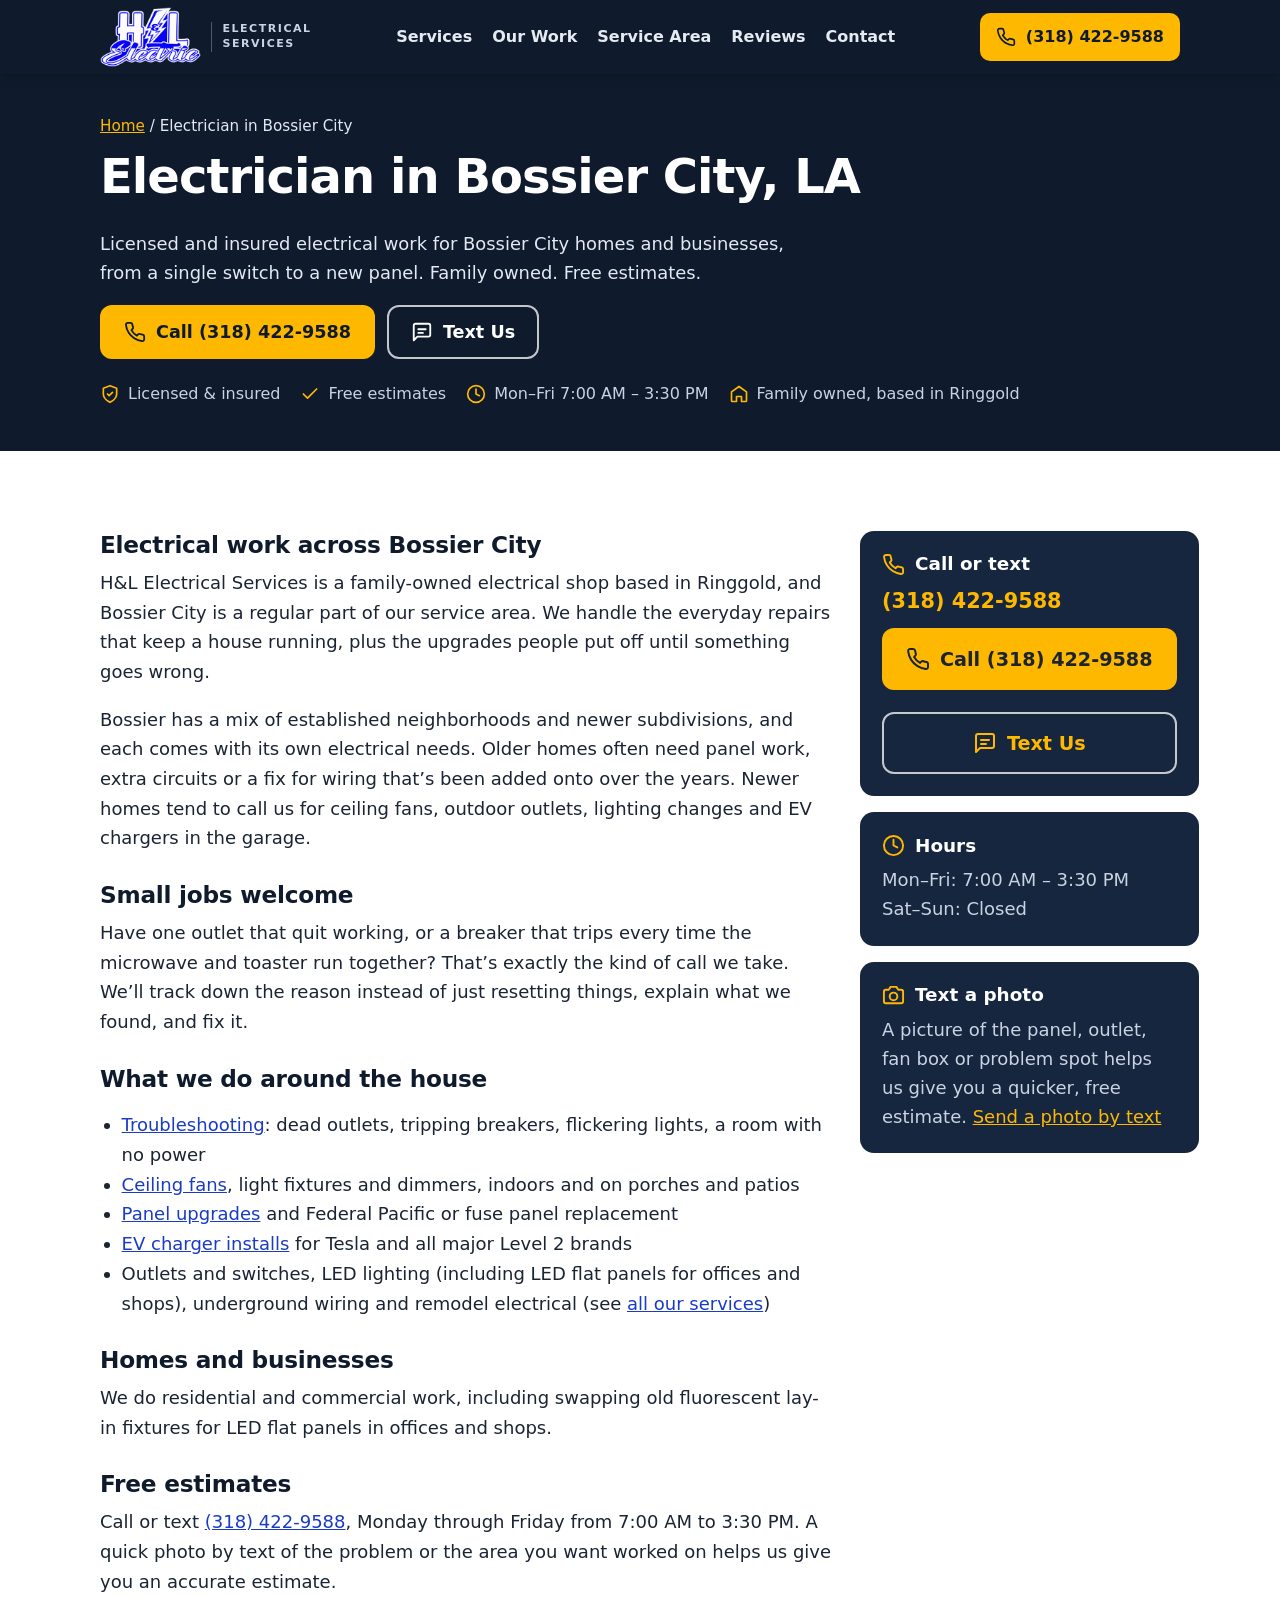
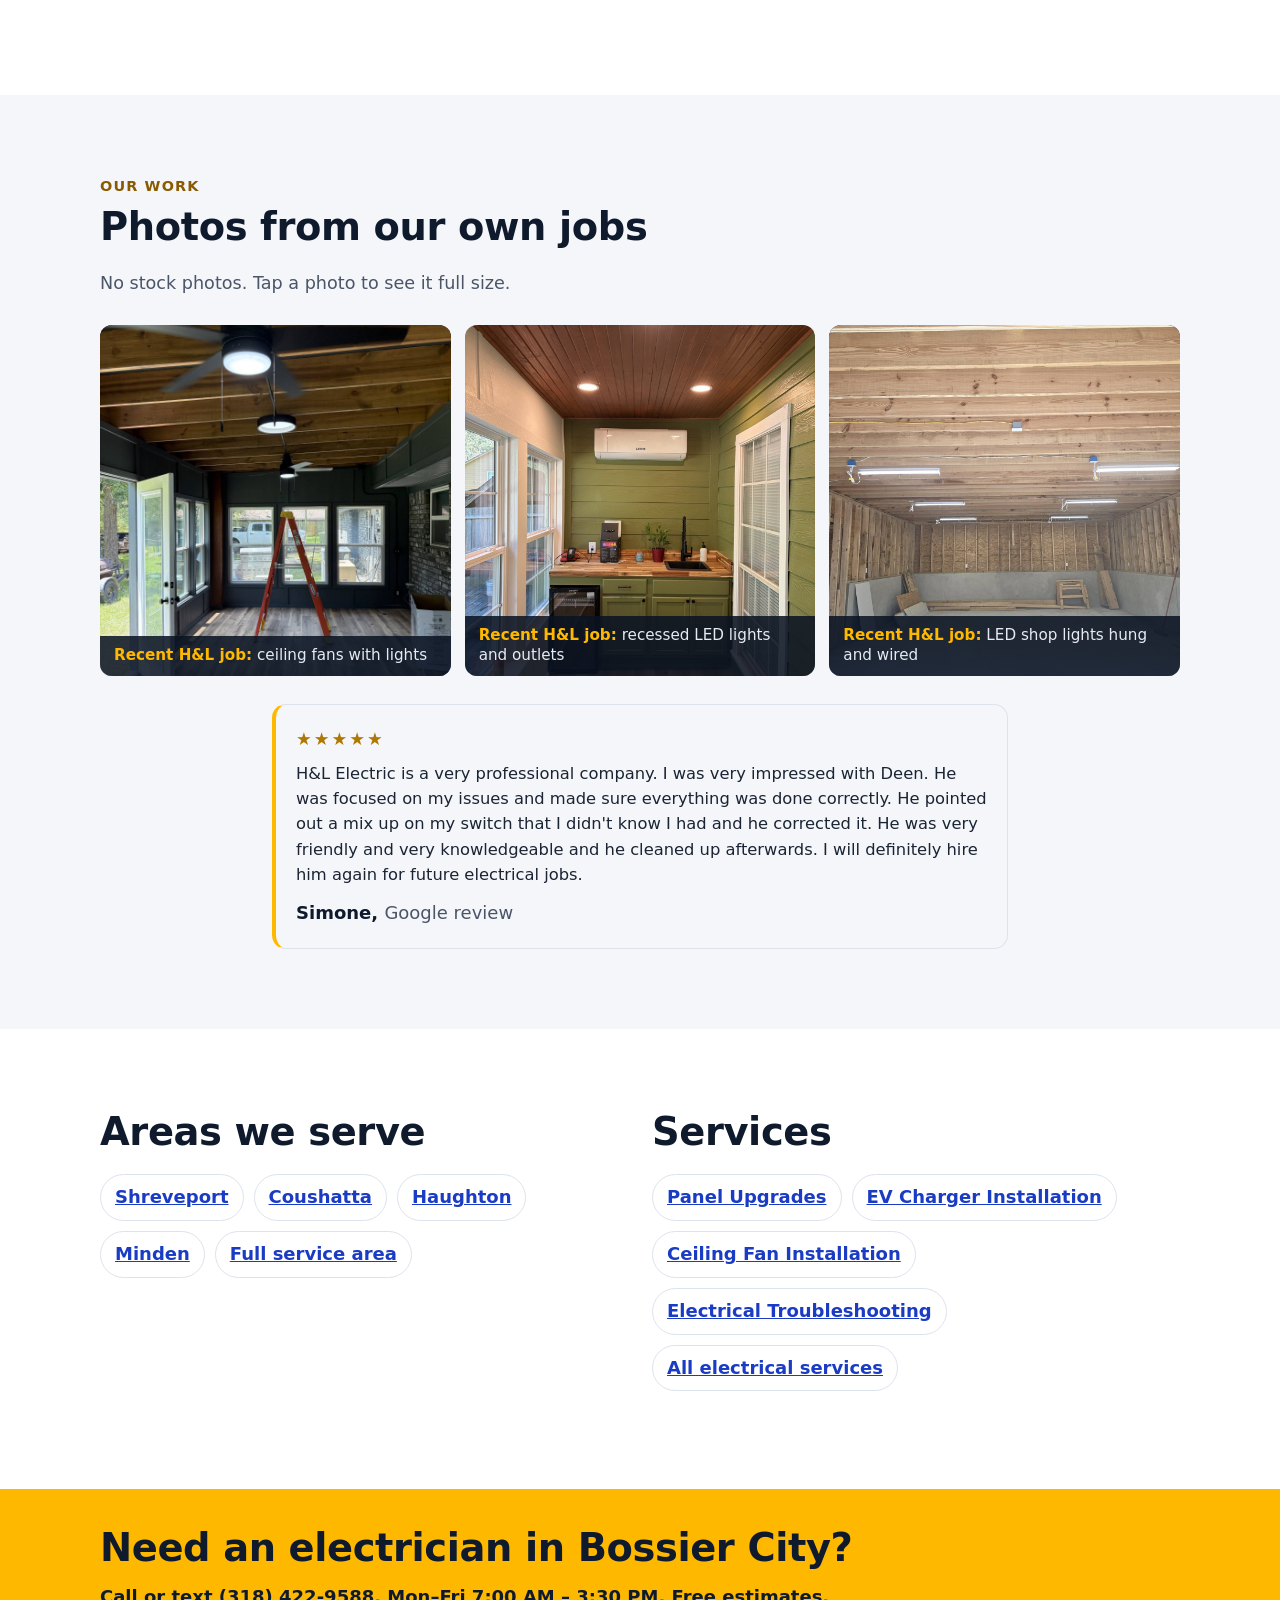
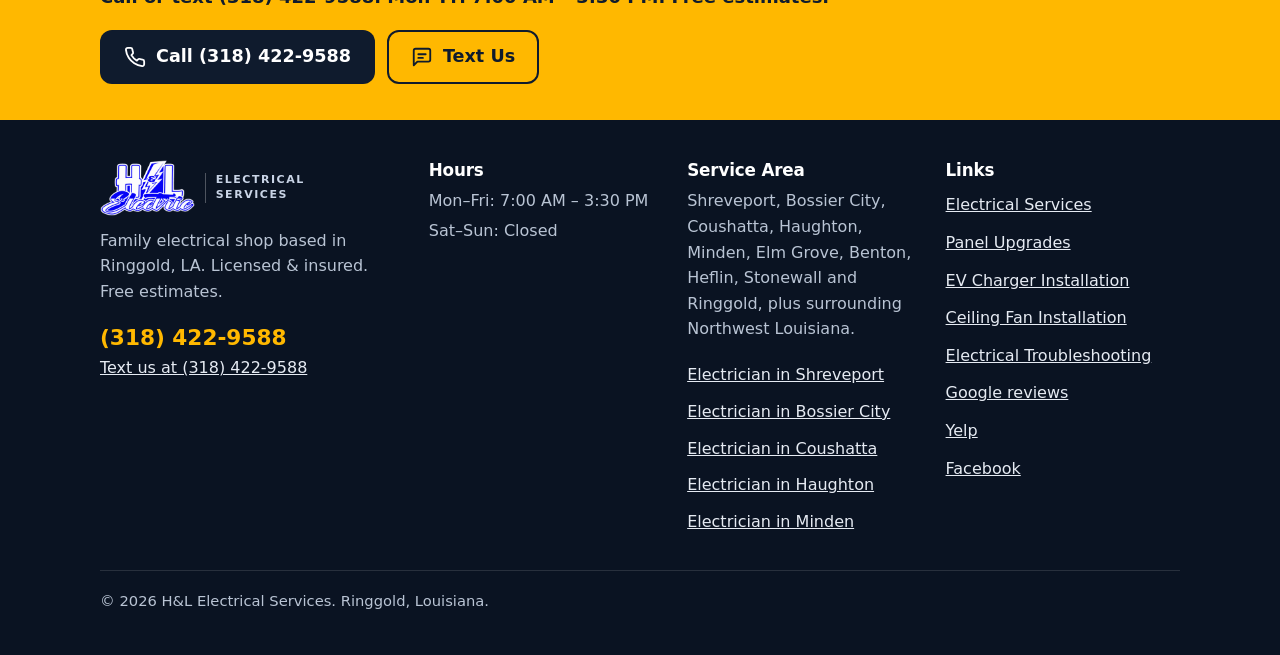
<file: electrician-bossier-city/index.html>
<!doctype html>
<html lang="en">
<head>
<meta charset="utf-8">
<meta name="viewport" content="width=device-width, initial-scale=1">
<title>Electrician in Bossier City, LA | H&amp;L Electrical Services</title>
<meta name="description" content="Family-owned, licensed &amp; insured electrician serving Bossier City, LA: troubleshooting, ceiling fans, panel replacement and EV chargers. Free estimates. (318) 422-9588.">
<link rel="canonical" href="https://hlelectricalservice.com/electrician-bossier-city/">
<meta name="theme-color" content="#0f1b2d">
<link rel="icon" href="../favicon.svg" type="image/svg+xml">
<link rel="apple-touch-icon" href="../apple-touch-icon.png">
<meta property="og:type" content="website">
<meta property="og:site_name" content="H&amp;L Electrical Services">
<meta property="og:locale" content="en_US">
<meta property="og:title" content="Electrician in Bossier City, LA | H&amp;L Electrical Services">
<meta property="og:description" content="Family-owned, licensed &amp; insured electrician serving Bossier City, LA: troubleshooting, ceiling fans, panel replacement and EV chargers. Free estimates. (318) 422-9588.">
<meta property="og:url" content="https://hlelectricalservice.com/electrician-bossier-city/">
<meta property="og:image" content="https://hlelectricalservice.com/img/og-sunroom-lighting.jpg">
<meta property="og:image:width" content="1200">
<meta property="og:image:height" content="630">
<meta property="og:image:alt" content="Sunroom lighting by H&amp;L Electrical Services: recessed LED lights and a quatrefoil pendant chandelier in a stained wood ceiling, with a lantern sconce on green shiplap">
<meta name="twitter:card" content="summary_large_image">
<link rel="stylesheet" href="../styles.css">
<script type="application/ld+json">
{
  "@context": "https://schema.org",
  "@graph": [
    {
      "@type": "Electrician",
      "@id": "https://hlelectricalservice.com/#business",
      "name": "H&L Electrical Services",
      "url": "https://hlelectricalservice.com/",
      "telephone": "+1-318-422-9588",
      "image": "https://hlelectricalservice.com/img/og-sunroom-lighting.jpg",
      "address": {
        "@type": "PostalAddress",
        "addressLocality": "Ringgold",
        "addressRegion": "LA",
        "addressCountry": "US"
      },
      "openingHoursSpecification": [
        {
          "@type": "OpeningHoursSpecification",
          "dayOfWeek": [
            "Monday",
            "Tuesday",
            "Wednesday",
            "Thursday",
            "Friday"
          ],
          "opens": "07:00",
          "closes": "15:30"
        }
      ],
      "areaServed": [
        {
          "@type": "City",
          "name": "Shreveport, LA"
        },
        {
          "@type": "City",
          "name": "Bossier City, LA"
        },
        {
          "@type": "City",
          "name": "Coushatta, LA"
        },
        {
          "@type": "City",
          "name": "Haughton, LA"
        },
        {
          "@type": "City",
          "name": "Minden, LA"
        },
        {
          "@type": "City",
          "name": "Elm Grove, LA"
        },
        {
          "@type": "City",
          "name": "Benton, LA"
        },
        {
          "@type": "City",
          "name": "Heflin, LA"
        },
        {
          "@type": "City",
          "name": "Stonewall, LA"
        },
        {
          "@type": "City",
          "name": "Ringgold, LA"
        },
        {
          "@type": "AdministrativeArea",
          "name": "Northwest Louisiana"
        }
      ],
      "sameAs": [
        "https://www.facebook.com/61559461616417",
        "https://www.yelp.com/biz/qieBR1wpQ4EQdDz_W6c1lA"
      ]
    },
    {
      "@type": "Service",
      "name": "Electrician",
      "serviceType": "Electrician",
      "url": "https://hlelectricalservice.com/electrician-bossier-city/",
      "provider": {
        "@id": "https://hlelectricalservice.com/#business"
      },
      "areaServed": [
        {
          "@type": "City",
          "name": "Bossier City, LA"
        }
      ]
    },
    {
      "@type": "BreadcrumbList",
      "itemListElement": [
        {
          "@type": "ListItem",
          "position": 1,
          "name": "Home",
          "item": "https://hlelectricalservice.com/"
        },
        {
          "@type": "ListItem",
          "position": 2,
          "name": "Electrician in Bossier City",
          "item": "https://hlelectricalservice.com/electrician-bossier-city/"
        }
      ]
    }
  ]
}
</script>
</head>
<body>
<a class="skip" href="#main">Skip to content</a>
<svg xmlns="http://www.w3.org/2000/svg" style="display:none" aria-hidden="true">
  <symbol id="i-phone" viewBox="0 0 24 24"><path d="M22 16.92v3a2 2 0 0 1-2.18 2 19.79 19.79 0 0 1-8.63-3.07 19.5 19.5 0 0 1-6-6 19.79 19.79 0 0 1-3.07-8.67A2 2 0 0 1 4.11 2h3a2 2 0 0 1 2 1.72c.13.96.36 1.9.7 2.81a2 2 0 0 1-.45 2.11L8.09 9.91a16 16 0 0 0 6 6l1.27-1.27a2 2 0 0 1 2.11-.45c.91.34 1.85.57 2.81.7A2 2 0 0 1 22 16.92z"/></symbol>
  <symbol id="i-text" viewBox="0 0 24 24"><path d="M21 15a2 2 0 0 1-2 2H7l-4 4V5a2 2 0 0 1 2-2h14a2 2 0 0 1 2 2z"/><path d="M8 9h8M8 13h5"/></symbol>
  <symbol id="i-bolt" viewBox="0 0 24 24"><path d="M13 2 4 14h7l-2 8 11-13h-7l2-7z"/></symbol>
  <symbol id="i-outlet" viewBox="0 0 24 24"><rect x="4" y="3" width="16" height="18" rx="3"/><path d="M9.5 8v3M14.5 8v3M10.5 17v-1a1.5 1.5 0 0 1 3 0v1z"/></symbol>
  <symbol id="i-breaker" viewBox="0 0 24 24"><rect x="4" y="2" width="16" height="20" rx="2"/><path d="M8 6h3v4H8zM13 6h3v4h-3zM8 14h3v4H8zM13 14h3v4h-3z"/></symbol>
  <symbol id="i-fan" viewBox="0 0 24 24"><circle cx="12" cy="12" r="2"/><g id="blade"><path d="M13.7 10.6C15 7.5 17.6 4.6 19.6 5.5c1.9.9.1 4.6-4.2 6.2"/></g><use href="#blade" transform="rotate(120 12 12)"/><use href="#blade" transform="rotate(240 12 12)"/></symbol>
  <symbol id="i-bulb" viewBox="0 0 24 24"><path d="M9 18h6M10 22h4M12 2a7 7 0 0 0-4 12.7V17h8v-2.3A7 7 0 0 0 12 2z"/></symbol>
  <symbol id="i-wrench" viewBox="0 0 24 24"><path d="M14.7 6.3a1 1 0 0 0 0 1.4l1.6 1.6a1 1 0 0 0 1.4 0l3.77-3.77a6 6 0 0 1-7.94 7.94l-6.91 6.91a2.12 2.12 0 0 1-3-3l6.91-6.91a6 6 0 0 1 7.94-7.94l-3.76 3.76z"/></symbol>
  <symbol id="i-clipboard" viewBox="0 0 24 24"><path d="M16 4h2a2 2 0 0 1 2 2v14a2 2 0 0 1-2 2H6a2 2 0 0 1-2-2V6a2 2 0 0 1 2-2h2"/><rect x="8" y="2" width="8" height="4" rx="1"/><path d="m9 14 2 2 4-4"/></symbol>
  <symbol id="i-panel" viewBox="0 0 24 24"><rect x="4" y="2" width="16" height="20" rx="2"/><path d="M12 6v12M8 7h2M8 11h2M8 15h2M14 7h2M14 11h2M14 15h2"/></symbol>
  <symbol id="i-generator" viewBox="0 0 24 24"><rect x="2" y="6" width="20" height="13" rx="2"/><path d="M6 19v2M18 19v2M7 3h10M12 3v3"/><path d="m13 9-3 4h4l-3 4"/></symbol>
  <symbol id="i-check" viewBox="0 0 24 24"><path d="M20 6 9 17l-5-5"/></symbol>
  <symbol id="i-pin" viewBox="0 0 24 24"><path d="M20 10c0 6-8 12-8 12s-8-6-8-12a8 8 0 0 1 16 0z"/><circle cx="12" cy="10" r="3"/></symbol>
  <symbol id="i-clock" viewBox="0 0 24 24"><circle cx="12" cy="12" r="10"/><path d="M12 6v6l4 2"/></symbol>
  <symbol id="i-home" viewBox="0 0 24 24"><path d="M3 9.5 12 3l9 6.5V20a1 1 0 0 1-1 1h-5v-6H9v6H4a1 1 0 0 1-1-1z"/></symbol>
  <symbol id="i-tag" viewBox="0 0 24 24"><path d="M20.59 13.41 13.42 20.58a2 2 0 0 1-2.83 0L2 12V2h10l8.59 8.59a2 2 0 0 1 0 2.82z"/><circle cx="7" cy="7" r="1.5"/></symbol>
  <symbol id="i-sparkle" viewBox="0 0 24 24"><path d="M11 3l1.9 5.1L18 10l-5.1 1.9L11 17l-1.9-5.1L4 10l5.1-1.9zM19 15l.8 2 2 .8-2 .8-.8 2-.8-2-2-.8 2-.8z"/></symbol>
  <symbol id="i-thumb" viewBox="0 0 24 24"><path d="M7 10v11H4a1 1 0 0 1-1-1v-9a1 1 0 0 1 1-1zM7 10l4-8a3 3 0 0 1 3 3v4h5.5a2 2 0 0 1 2 2.3l-1.4 8a2 2 0 0 1-2 1.7H7"/></symbol>
  <symbol id="i-camera" viewBox="0 0 24 24"><path d="M22 18a2 2 0 0 1-2 2H4a2 2 0 0 1-2-2V8a2 2 0 0 1 2-2h3l2-3h6l2 3h3a2 2 0 0 1 2 2z"/><circle cx="12" cy="13" r="4"/></symbol>
  <symbol id="i-ev" viewBox="0 0 24 24"><path d="M9 2v5M15 2v5M6 7h12v4a6 6 0 0 1-12 0zM12 17v5"/></symbol>
  <symbol id="i-ledpanel" viewBox="0 0 24 24"><rect x="3" y="4" width="18" height="12" rx="1"/><path d="M7 20l1-2M12 21v-3M17 20l-1-2"/></symbol>
  <symbol id="i-underground" viewBox="0 0 24 24"><path d="M2 12h20"/><rect x="8" y="5" width="8" height="7" rx="1"/><path d="M12 12v4a3 3 0 0 0 3 3h7M4 16h2M4 20h4" stroke-dasharray="2 2"/></symbol>
  <symbol id="i-bath" viewBox="0 0 24 24"><path d="M3 12h18v2a6 6 0 0 1-6 6H9a6 6 0 0 1-6-6zM6 12V5a2 2 0 0 1 4 0M7 20l-1 2M17 20l1 2"/></symbol>
  <symbol id="i-meter" viewBox="0 0 24 24"><circle cx="12" cy="13" r="8"/><path d="M12 13l4-4M12 2v3M8 17h8"/></symbol>
  <symbol id="i-shield" viewBox="0 0 24 24"><path d="M12 22s8-4 8-10V5l-8-3-8 3v7c0 6 8 10 8 10z"/><path d="m9 12 2 2 4-4"/></symbol>
  <symbol id="i-quote" viewBox="0 0 24 24"><path d="M3 20c3 0 6-2 6-7V5H3v7h4c0 3-1 5-4 5zM14 20c3 0 6-2 6-7V5h-6v7h4c0 3-1 5-4 5z"/></symbol>
  <symbol id="i-arrow" viewBox="0 0 24 24"><path d="M5 12h14M13 5l7 7-7 7"/></symbol>
</svg>
<header class="site-header">
  <div class="wrap">
    <a class="brand" href="../" aria-label="H&amp;L Electrical Services home">
      <img class="brand-logo" src="../img/hl-electric-logo-reverse.png" width="95" height="56" alt="H&amp;L Electric logo">
      <span class="brand-tag">Electrical<br>Services</span>
    </a>
    <nav class="nav" aria-label="Main">
      <a href="../services/">Services</a>
      <a href="../#work">Our Work</a>
      <a href="../#area">Service Area</a>
      <a href="../#reviews">Reviews</a>
      <a href="../#contact">Contact</a>
    </nav>
    <a class="btn btn-call btn-sm header-call" href="tel:+13184229588" aria-label="Call (318) 422-9588"><svg class="icon" aria-hidden="true"><use href="#i-phone"/></svg><span class="call-long">(318) 422-9588</span><span class="call-short">Call Now</span></a>
  </div>
</header>

<main id="main">
<section class="page-hero">
  <div class="wrap">
    <p class="crumbs"><a href="../">Home</a> / Electrician in Bossier City</p>
    <h1>Electrician in Bossier City, LA</h1>
    <p class="lead">Licensed and insured electrical work for Bossier City homes and businesses, from a single switch to a new panel. Family owned. Free estimates.</p>
    <div class="btn-row">
      <a class="btn btn-call" href="tel:+13184229588"><svg class="icon" aria-hidden="true"><use href="#i-phone"/></svg>Call (318) 422-9588</a>
        <a class="btn btn-text" href="sms:+13184229588"><svg class="icon" aria-hidden="true"><use href="#i-text"/></svg>Text Us</a>
    </div>
    <div class="hero-meta">
      <span><svg class="icon" aria-hidden="true"><use href="#i-shield"/></svg>Licensed &amp; insured</span>
      <span><svg class="icon" aria-hidden="true"><use href="#i-check"/></svg>Free estimates</span>
      <span><svg class="icon" aria-hidden="true"><use href="#i-clock"/></svg>Mon&ndash;Fri 7:00 AM &ndash; 3:30 PM</span>
      <span><svg class="icon" aria-hidden="true"><use href="#i-home"/></svg>Family owned, based in Ringgold</span>
    </div>
  </div>
</section>
<section class="section">
  <div class="wrap seo-grid">
    <article class="prose">
<h2>Electrical work across Bossier City</h2>
<p>H&amp;L Electrical Services is a family-owned electrical shop based in Ringgold, and Bossier City is a regular part of our service area. We handle the everyday repairs that keep a house running, plus the upgrades people put off until something goes wrong.</p>
<p>Bossier has a mix of established neighborhoods and newer subdivisions, and each comes with its own electrical needs. Older homes often need panel work, extra circuits or a fix for wiring that&rsquo;s been added onto over the years. Newer homes tend to call us for ceiling fans, outdoor outlets, lighting changes and EV chargers in the garage.</p>
<h2>Small jobs welcome</h2>
<p>Have one outlet that quit working, or a breaker that trips every time the microwave and toaster run together? That&rsquo;s exactly the kind of call we take. We&rsquo;ll track down the reason instead of just resetting things, explain what we found, and fix it.</p>
<h2>What we do around the house</h2>
<ul>
<li><a href="../electrical-troubleshooting/">Troubleshooting</a>: dead outlets, tripping breakers, flickering lights, a room with no power</li>
<li><a href="../ceiling-fan-installation/">Ceiling fans</a>, light fixtures and dimmers, indoors and on porches and patios</li>
<li><a href="../panel-upgrades/">Panel upgrades</a> and Federal Pacific or fuse panel replacement</li>
<li><a href="../ev-charger-installation/">EV charger installs</a> for Tesla and all major Level 2 brands</li>
<li>Outlets and switches, LED lighting (including LED flat panels for offices and shops), underground wiring and remodel electrical (see <a href="../services/">all our services</a>)</li>
</ul>
<h2>Homes and businesses</h2>
<p>We do residential and commercial work, including swapping old fluorescent lay-in fixtures for LED flat panels in offices and shops.</p>
<h2>Free estimates</h2>
<p>Call or text <a href="tel:+13184229588">(318) 422-9588</a>, Monday through Friday from 7:00 AM to 3:30 PM. A quick photo by text of the problem or the area you want worked on helps us give you an accurate estimate.</p>
    </article>
    <aside class="seo-side">
      <div class="info-block"><h3><svg class="icon" aria-hidden="true"><use href="#i-phone"/></svg>Call or text</h3><p><a class="foot-phone" href="tel:+13184229588">(318) 422-9588</a></p><div class="contact-actions"><a class="btn btn-call" href="tel:+13184229588"><svg class="icon" aria-hidden="true"><use href="#i-phone"/></svg>Call (318) 422-9588</a>
        <a class="btn btn-text" href="sms:+13184229588"><svg class="icon" aria-hidden="true"><use href="#i-text"/></svg>Text Us</a></div></div>
      <div class="info-block"><h3><svg class="icon" aria-hidden="true"><use href="#i-clock"/></svg>Hours</h3><p>Mon&ndash;Fri: 7:00 AM &ndash; 3:30 PM<br>Sat&ndash;Sun: Closed</p></div>
      <div class="info-block"><h3><svg class="icon" aria-hidden="true"><use href="#i-camera"/></svg>Text a photo</h3><p>A picture of the panel, outlet, fan box or problem spot helps us give you a quicker, free estimate. <a href="sms:+13184229588">Send a photo by text</a></p></div>
    </aside>
  </div>
</section>
<section class="section section-soft">
  <div class="wrap">
    <div class="section-head"><span class="kicker">Our work</span><h2>Photos from our own jobs</h2><p>No stock photos. Tap a photo to see it full size.</p></div>
    <ul class="gallery gallery-more n3">
      <li class="tile sq"><figure><a href="../img/covered-patio-ceiling-fans-1536.jpg"><picture><img src="../img/covered-patio-ceiling-fans-1536.jpg" width="1536" height="1536" alt="Covered patio with two ceiling fans with LED lights and a hanging LED fixture" decoding="async"></picture></a><figcaption><b>Recent H&amp;L job:</b> ceiling fans with lights</figcaption></figure></li>
      <li class="tile sq"><figure><a href="../img/sunroom-wet-bar-recessed-lights-1200.jpg"><picture><img src="../img/sunroom-wet-bar-recessed-lights-1200.jpg" width="1200" height="1600" alt="Wet bar in a finished sunroom with three recessed LED lights in a stained wood ceiling and a receptacle above the counter" decoding="async"></picture></a><figcaption><b>Recent H&amp;L job:</b> recessed LED lights and outlets</figcaption></figure></li>
      <li class="tile sq"><figure><a href="../img/garage-shop-led-lights-1600.jpg"><picture><img src="../img/garage-shop-led-lights-1600.jpg" width="1600" height="1200" alt="Ceiling of a new garage and shop with rows of LED shop lights hung between open wood rafters" decoding="async"></picture></a><figcaption><b>Recent H&amp;L job:</b> LED shop lights hung and wired</figcaption></figure></li>
    </ul>
    <figure class="quote seo-quote"><div class="q-stars" role="img" aria-label="5 out of 5 stars">&#9733;&#9733;&#9733;&#9733;&#9733;</div><blockquote><p>H&amp;L Electric is a very professional company. I was very impressed with Deen. He was focused on my issues and made sure everything was done correctly. He pointed out a mix up on my switch that I didn&#39;t know I had and he corrected it. He was very friendly and very knowledgeable and he cleaned up afterwards. I will definitely hire him again for future electrical jobs.</p></blockquote><figcaption>Simone, <span>Google review</span></figcaption></figure>
  </div>
</section>
<section class="section">
  <div class="wrap seo-links">
    <div><h2>Areas we serve</h2><ul><li><a href="../electrician-shreveport/">Shreveport</a></li> <li><a href="../electrician-coushatta/">Coushatta</a></li> <li><a href="../electrician-haughton/">Haughton</a></li> <li><a href="../electrician-minden/">Minden</a></li><li><a href="../#area">Full service area</a></li></ul></div>
    <div><h2>Services</h2><ul><li><a href="../panel-upgrades/">Panel Upgrades</a></li> <li><a href="../ev-charger-installation/">EV Charger Installation</a></li> <li><a href="../ceiling-fan-installation/">Ceiling Fan Installation</a></li> <li><a href="../electrical-troubleshooting/">Electrical Troubleshooting</a></li><li><a href="../services/">All electrical services</a></li></ul></div>
  </div>
</section>

<section class="cta-band">
  <div class="wrap">
    <h2>Need an electrician in Bossier City?</h2>
    <p>Call or text (318) 422-9588. Mon&ndash;Fri 7:00 AM &ndash; 3:30 PM. Free estimates.</p>
    <div class="btn-row">
      <a class="btn btn-dark" href="tel:+13184229588"><svg class="icon" aria-hidden="true"><use href="#i-phone"/></svg>Call (318) 422-9588</a>
      <a class="btn btn-text" href="sms:+13184229588"><svg class="icon" aria-hidden="true"><use href="#i-text"/></svg>Text Us</a>
    </div>
  </div>
</section>
</main>

<footer class="site-footer">
  <div class="wrap">
    <div class="foot-grid">
      <div>
        <p class="foot-logo"><img src="../img/hl-electric-logo-reverse.png" width="95" height="56" alt="H&amp;L Electric logo" loading="lazy"><span class="brand-tag">Electrical<br>Services</span></p>
        <p>Family electrical shop based in Ringgold, LA. Licensed &amp; insured. Free estimates.</p>
        <p><a class="foot-phone" href="tel:+13184229588">(318) 422-9588</a><br><a href="sms:+13184229588">Text us at (318) 422-9588</a></p>
      </div>
      <div>
        <h2>Hours</h2>
        <ul><li>Mon&ndash;Fri: 7:00 AM &ndash; 3:30 PM</li><li>Sat&ndash;Sun: Closed</li></ul>
      </div>
      <div>
        <h2>Service Area</h2>
        <p>Shreveport, Bossier City, Coushatta, Haughton, Minden, Elm Grove, Benton, Heflin, Stonewall and Ringgold, plus surrounding Northwest Louisiana.</p>
        <ul class="foot-towns"><li><a href="../electrician-shreveport/">Electrician in Shreveport</a></li><li><a href="../electrician-bossier-city/">Electrician in Bossier City</a></li><li><a href="../electrician-coushatta/">Electrician in Coushatta</a></li><li><a href="../electrician-haughton/">Electrician in Haughton</a></li><li><a href="../electrician-minden/">Electrician in Minden</a></li></ul>
      </div>
      <div>
        <h2>Links</h2>
        <ul>
          <li><a href="../services/">Electrical Services</a></li>
          <li><a href="../panel-upgrades/">Panel Upgrades</a></li>
          <li><a href="../ev-charger-installation/">EV Charger Installation</a></li>
          <li><a href="../ceiling-fan-installation/">Ceiling Fan Installation</a></li>
          <li><a href="../electrical-troubleshooting/">Electrical Troubleshooting</a></li>
          <li><a href="https://www.google.com/search?q=H%26L+Electrical+services+Ringgold+LA">Google reviews</a></li>
          <li><a href="https://www.yelp.com/biz/qieBR1wpQ4EQdDz_W6c1lA">Yelp</a></li>
          <li><a href="https://www.facebook.com/61559461616417">Facebook</a></li>
        </ul>
      </div>
    </div>
    <p class="copy">&copy; 2026 H&amp;L Electrical Services. Ringgold, Louisiana.</p>
  </div>
</footer>
</body>
</html>
</file>
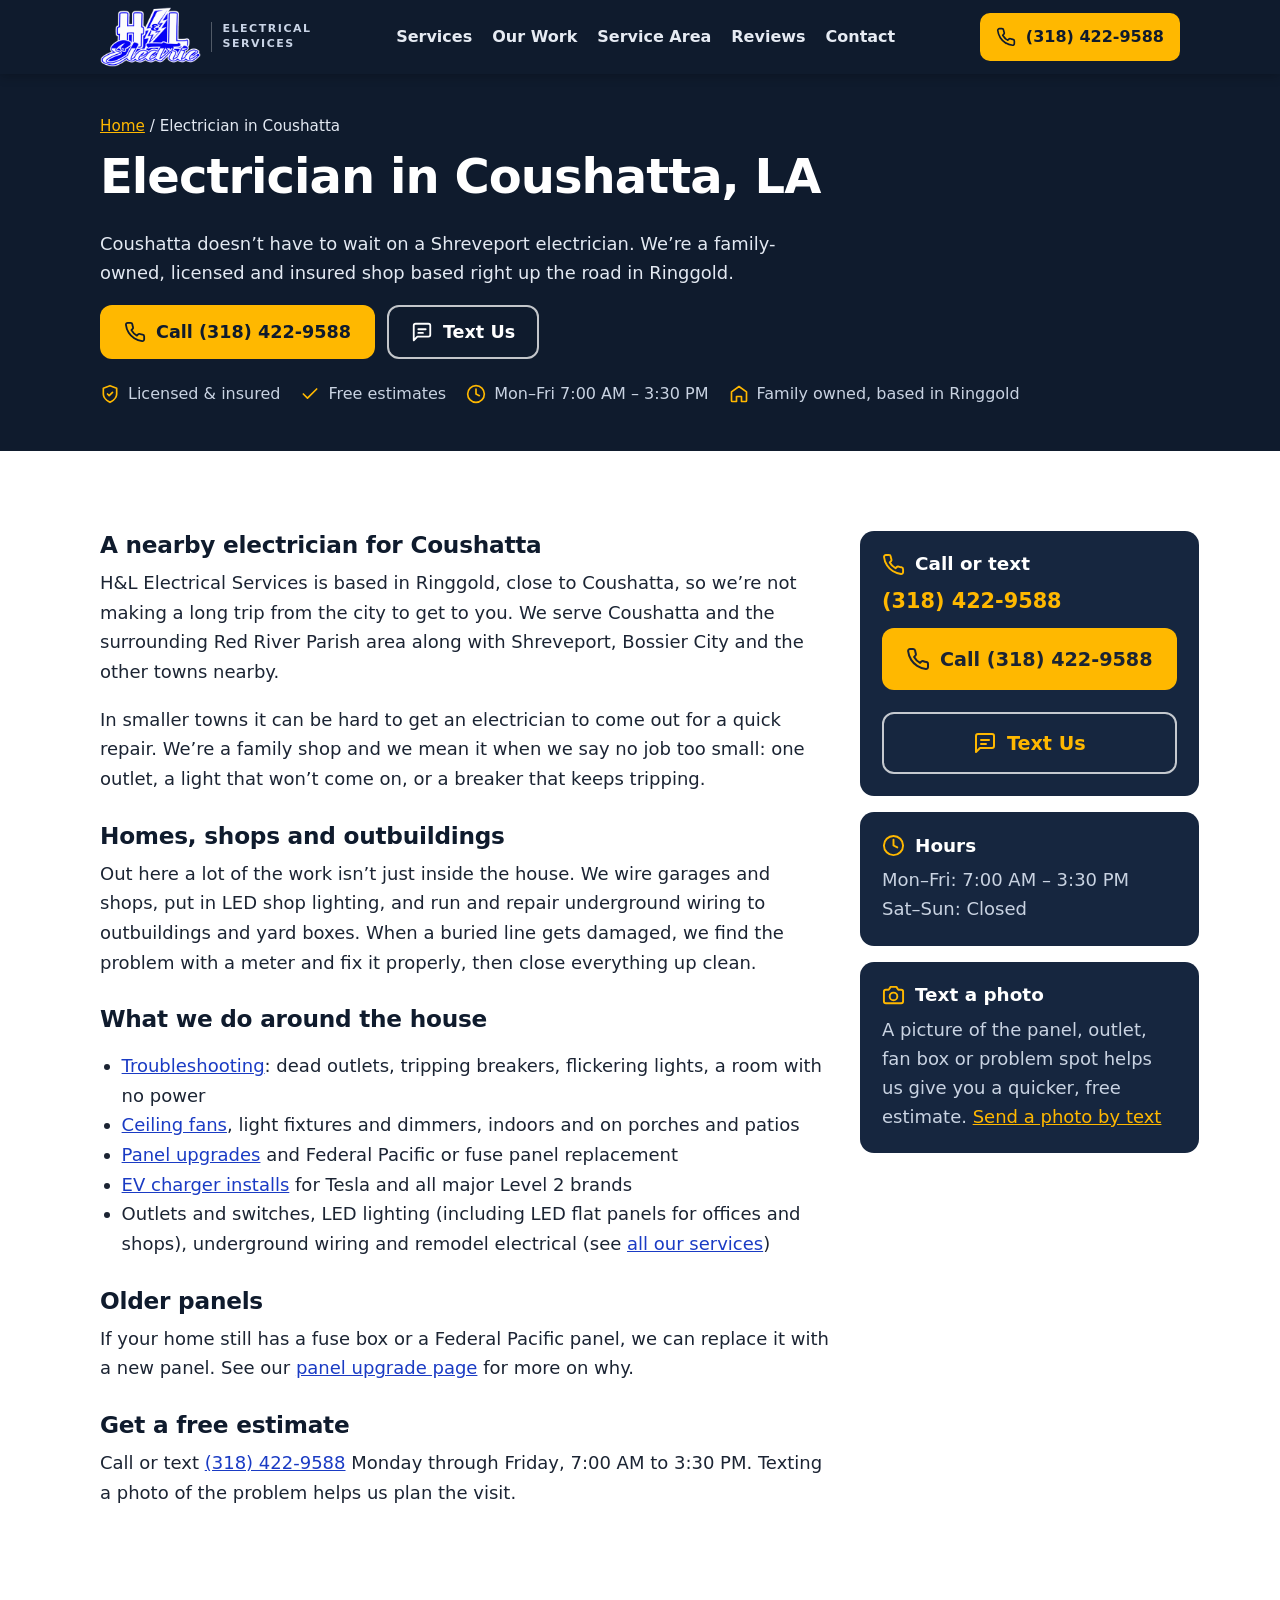
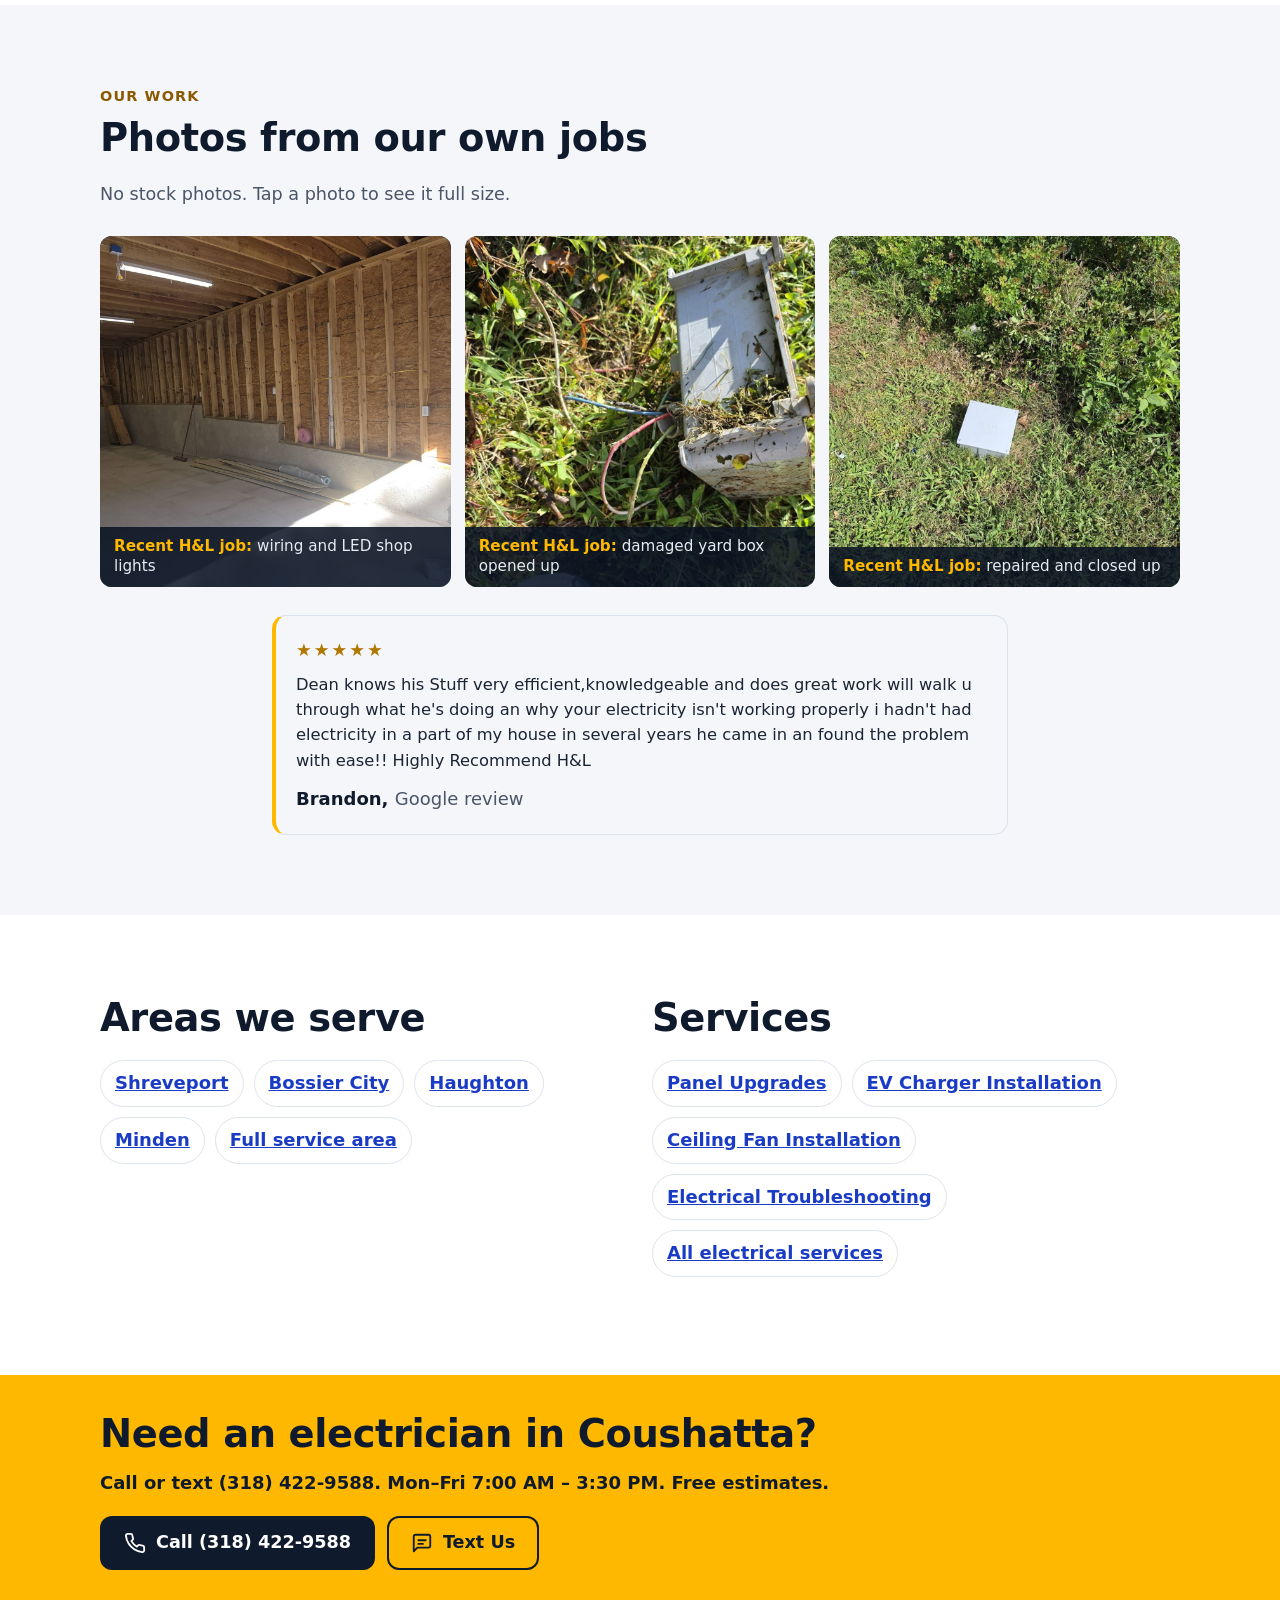
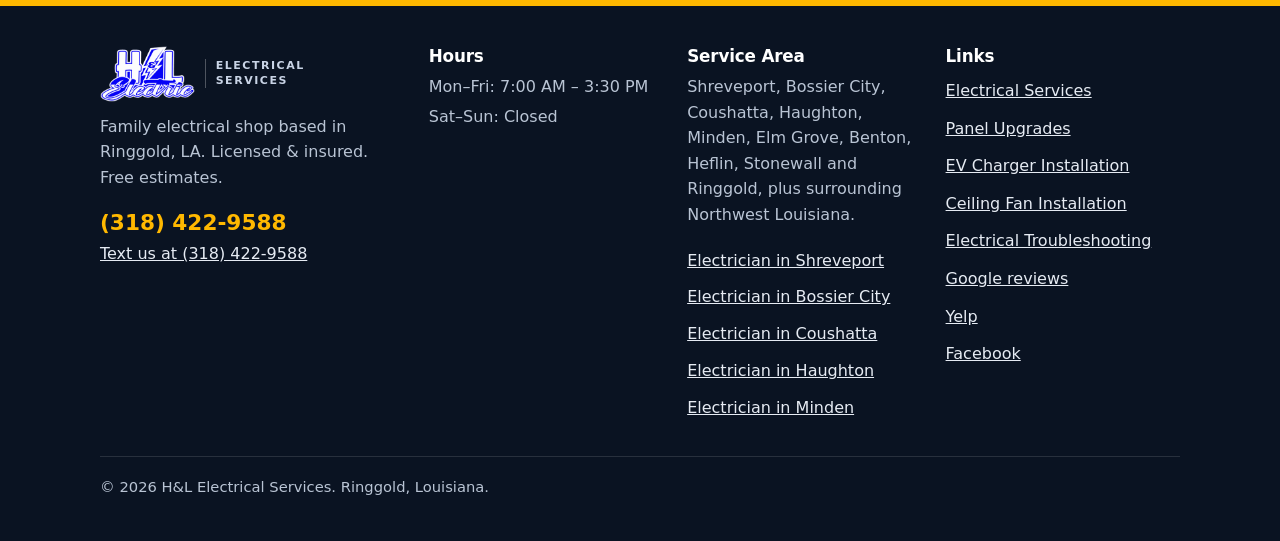
<file: electrician-coushatta/index.html>
<!doctype html>
<html lang="en">
<head>
<meta charset="utf-8">
<meta name="viewport" content="width=device-width, initial-scale=1">
<title>Electrician in Coushatta, LA | H&amp;L Electrical Services</title>
<meta name="description" content="Licensed &amp; insured electrician serving Coushatta and Red River Parish from nearby Ringgold, LA. Repairs, fans, panels, EV chargers. Free estimates. (318) 422-9588.">
<link rel="canonical" href="https://hlelectricalservice.com/electrician-coushatta/">
<meta name="theme-color" content="#0f1b2d">
<link rel="icon" href="../favicon.svg" type="image/svg+xml">
<link rel="apple-touch-icon" href="../apple-touch-icon.png">
<meta property="og:type" content="website">
<meta property="og:site_name" content="H&amp;L Electrical Services">
<meta property="og:locale" content="en_US">
<meta property="og:title" content="Electrician in Coushatta, LA | H&amp;L Electrical Services">
<meta property="og:description" content="Licensed &amp; insured electrician serving Coushatta and Red River Parish from nearby Ringgold, LA. Repairs, fans, panels, EV chargers. Free estimates. (318) 422-9588.">
<meta property="og:url" content="https://hlelectricalservice.com/electrician-coushatta/">
<meta property="og:image" content="https://hlelectricalservice.com/img/og-sunroom-lighting.jpg">
<meta property="og:image:width" content="1200">
<meta property="og:image:height" content="630">
<meta property="og:image:alt" content="Sunroom lighting by H&amp;L Electrical Services: recessed LED lights and a quatrefoil pendant chandelier in a stained wood ceiling, with a lantern sconce on green shiplap">
<meta name="twitter:card" content="summary_large_image">
<link rel="stylesheet" href="../styles.css">
<script type="application/ld+json">
{
  "@context": "https://schema.org",
  "@graph": [
    {
      "@type": "Electrician",
      "@id": "https://hlelectricalservice.com/#business",
      "name": "H&L Electrical Services",
      "url": "https://hlelectricalservice.com/",
      "telephone": "+1-318-422-9588",
      "image": "https://hlelectricalservice.com/img/og-sunroom-lighting.jpg",
      "address": {
        "@type": "PostalAddress",
        "addressLocality": "Ringgold",
        "addressRegion": "LA",
        "addressCountry": "US"
      },
      "openingHoursSpecification": [
        {
          "@type": "OpeningHoursSpecification",
          "dayOfWeek": [
            "Monday",
            "Tuesday",
            "Wednesday",
            "Thursday",
            "Friday"
          ],
          "opens": "07:00",
          "closes": "15:30"
        }
      ],
      "areaServed": [
        {
          "@type": "City",
          "name": "Shreveport, LA"
        },
        {
          "@type": "City",
          "name": "Bossier City, LA"
        },
        {
          "@type": "City",
          "name": "Coushatta, LA"
        },
        {
          "@type": "City",
          "name": "Haughton, LA"
        },
        {
          "@type": "City",
          "name": "Minden, LA"
        },
        {
          "@type": "City",
          "name": "Elm Grove, LA"
        },
        {
          "@type": "City",
          "name": "Benton, LA"
        },
        {
          "@type": "City",
          "name": "Heflin, LA"
        },
        {
          "@type": "City",
          "name": "Stonewall, LA"
        },
        {
          "@type": "City",
          "name": "Ringgold, LA"
        },
        {
          "@type": "AdministrativeArea",
          "name": "Northwest Louisiana"
        }
      ],
      "sameAs": [
        "https://www.facebook.com/61559461616417",
        "https://www.yelp.com/biz/qieBR1wpQ4EQdDz_W6c1lA"
      ]
    },
    {
      "@type": "Service",
      "name": "Electrician",
      "serviceType": "Electrician",
      "url": "https://hlelectricalservice.com/electrician-coushatta/",
      "provider": {
        "@id": "https://hlelectricalservice.com/#business"
      },
      "areaServed": [
        {
          "@type": "City",
          "name": "Coushatta, LA"
        }
      ]
    },
    {
      "@type": "BreadcrumbList",
      "itemListElement": [
        {
          "@type": "ListItem",
          "position": 1,
          "name": "Home",
          "item": "https://hlelectricalservice.com/"
        },
        {
          "@type": "ListItem",
          "position": 2,
          "name": "Electrician in Coushatta",
          "item": "https://hlelectricalservice.com/electrician-coushatta/"
        }
      ]
    }
  ]
}
</script>
</head>
<body>
<a class="skip" href="#main">Skip to content</a>
<svg xmlns="http://www.w3.org/2000/svg" style="display:none" aria-hidden="true">
  <symbol id="i-phone" viewBox="0 0 24 24"><path d="M22 16.92v3a2 2 0 0 1-2.18 2 19.79 19.79 0 0 1-8.63-3.07 19.5 19.5 0 0 1-6-6 19.79 19.79 0 0 1-3.07-8.67A2 2 0 0 1 4.11 2h3a2 2 0 0 1 2 1.72c.13.96.36 1.9.7 2.81a2 2 0 0 1-.45 2.11L8.09 9.91a16 16 0 0 0 6 6l1.27-1.27a2 2 0 0 1 2.11-.45c.91.34 1.85.57 2.81.7A2 2 0 0 1 22 16.92z"/></symbol>
  <symbol id="i-text" viewBox="0 0 24 24"><path d="M21 15a2 2 0 0 1-2 2H7l-4 4V5a2 2 0 0 1 2-2h14a2 2 0 0 1 2 2z"/><path d="M8 9h8M8 13h5"/></symbol>
  <symbol id="i-bolt" viewBox="0 0 24 24"><path d="M13 2 4 14h7l-2 8 11-13h-7l2-7z"/></symbol>
  <symbol id="i-outlet" viewBox="0 0 24 24"><rect x="4" y="3" width="16" height="18" rx="3"/><path d="M9.5 8v3M14.5 8v3M10.5 17v-1a1.5 1.5 0 0 1 3 0v1z"/></symbol>
  <symbol id="i-breaker" viewBox="0 0 24 24"><rect x="4" y="2" width="16" height="20" rx="2"/><path d="M8 6h3v4H8zM13 6h3v4h-3zM8 14h3v4H8zM13 14h3v4h-3z"/></symbol>
  <symbol id="i-fan" viewBox="0 0 24 24"><circle cx="12" cy="12" r="2"/><g id="blade"><path d="M13.7 10.6C15 7.5 17.6 4.6 19.6 5.5c1.9.9.1 4.6-4.2 6.2"/></g><use href="#blade" transform="rotate(120 12 12)"/><use href="#blade" transform="rotate(240 12 12)"/></symbol>
  <symbol id="i-bulb" viewBox="0 0 24 24"><path d="M9 18h6M10 22h4M12 2a7 7 0 0 0-4 12.7V17h8v-2.3A7 7 0 0 0 12 2z"/></symbol>
  <symbol id="i-wrench" viewBox="0 0 24 24"><path d="M14.7 6.3a1 1 0 0 0 0 1.4l1.6 1.6a1 1 0 0 0 1.4 0l3.77-3.77a6 6 0 0 1-7.94 7.94l-6.91 6.91a2.12 2.12 0 0 1-3-3l6.91-6.91a6 6 0 0 1 7.94-7.94l-3.76 3.76z"/></symbol>
  <symbol id="i-clipboard" viewBox="0 0 24 24"><path d="M16 4h2a2 2 0 0 1 2 2v14a2 2 0 0 1-2 2H6a2 2 0 0 1-2-2V6a2 2 0 0 1 2-2h2"/><rect x="8" y="2" width="8" height="4" rx="1"/><path d="m9 14 2 2 4-4"/></symbol>
  <symbol id="i-panel" viewBox="0 0 24 24"><rect x="4" y="2" width="16" height="20" rx="2"/><path d="M12 6v12M8 7h2M8 11h2M8 15h2M14 7h2M14 11h2M14 15h2"/></symbol>
  <symbol id="i-generator" viewBox="0 0 24 24"><rect x="2" y="6" width="20" height="13" rx="2"/><path d="M6 19v2M18 19v2M7 3h10M12 3v3"/><path d="m13 9-3 4h4l-3 4"/></symbol>
  <symbol id="i-check" viewBox="0 0 24 24"><path d="M20 6 9 17l-5-5"/></symbol>
  <symbol id="i-pin" viewBox="0 0 24 24"><path d="M20 10c0 6-8 12-8 12s-8-6-8-12a8 8 0 0 1 16 0z"/><circle cx="12" cy="10" r="3"/></symbol>
  <symbol id="i-clock" viewBox="0 0 24 24"><circle cx="12" cy="12" r="10"/><path d="M12 6v6l4 2"/></symbol>
  <symbol id="i-home" viewBox="0 0 24 24"><path d="M3 9.5 12 3l9 6.5V20a1 1 0 0 1-1 1h-5v-6H9v6H4a1 1 0 0 1-1-1z"/></symbol>
  <symbol id="i-tag" viewBox="0 0 24 24"><path d="M20.59 13.41 13.42 20.58a2 2 0 0 1-2.83 0L2 12V2h10l8.59 8.59a2 2 0 0 1 0 2.82z"/><circle cx="7" cy="7" r="1.5"/></symbol>
  <symbol id="i-sparkle" viewBox="0 0 24 24"><path d="M11 3l1.9 5.1L18 10l-5.1 1.9L11 17l-1.9-5.1L4 10l5.1-1.9zM19 15l.8 2 2 .8-2 .8-.8 2-.8-2-2-.8 2-.8z"/></symbol>
  <symbol id="i-thumb" viewBox="0 0 24 24"><path d="M7 10v11H4a1 1 0 0 1-1-1v-9a1 1 0 0 1 1-1zM7 10l4-8a3 3 0 0 1 3 3v4h5.5a2 2 0 0 1 2 2.3l-1.4 8a2 2 0 0 1-2 1.7H7"/></symbol>
  <symbol id="i-camera" viewBox="0 0 24 24"><path d="M22 18a2 2 0 0 1-2 2H4a2 2 0 0 1-2-2V8a2 2 0 0 1 2-2h3l2-3h6l2 3h3a2 2 0 0 1 2 2z"/><circle cx="12" cy="13" r="4"/></symbol>
  <symbol id="i-ev" viewBox="0 0 24 24"><path d="M9 2v5M15 2v5M6 7h12v4a6 6 0 0 1-12 0zM12 17v5"/></symbol>
  <symbol id="i-ledpanel" viewBox="0 0 24 24"><rect x="3" y="4" width="18" height="12" rx="1"/><path d="M7 20l1-2M12 21v-3M17 20l-1-2"/></symbol>
  <symbol id="i-underground" viewBox="0 0 24 24"><path d="M2 12h20"/><rect x="8" y="5" width="8" height="7" rx="1"/><path d="M12 12v4a3 3 0 0 0 3 3h7M4 16h2M4 20h4" stroke-dasharray="2 2"/></symbol>
  <symbol id="i-bath" viewBox="0 0 24 24"><path d="M3 12h18v2a6 6 0 0 1-6 6H9a6 6 0 0 1-6-6zM6 12V5a2 2 0 0 1 4 0M7 20l-1 2M17 20l1 2"/></symbol>
  <symbol id="i-meter" viewBox="0 0 24 24"><circle cx="12" cy="13" r="8"/><path d="M12 13l4-4M12 2v3M8 17h8"/></symbol>
  <symbol id="i-shield" viewBox="0 0 24 24"><path d="M12 22s8-4 8-10V5l-8-3-8 3v7c0 6 8 10 8 10z"/><path d="m9 12 2 2 4-4"/></symbol>
  <symbol id="i-quote" viewBox="0 0 24 24"><path d="M3 20c3 0 6-2 6-7V5H3v7h4c0 3-1 5-4 5zM14 20c3 0 6-2 6-7V5h-6v7h4c0 3-1 5-4 5z"/></symbol>
  <symbol id="i-arrow" viewBox="0 0 24 24"><path d="M5 12h14M13 5l7 7-7 7"/></symbol>
</svg>
<header class="site-header">
  <div class="wrap">
    <a class="brand" href="../" aria-label="H&amp;L Electrical Services home">
      <img class="brand-logo" src="../img/hl-electric-logo-reverse.png" width="95" height="56" alt="H&amp;L Electric logo">
      <span class="brand-tag">Electrical<br>Services</span>
    </a>
    <nav class="nav" aria-label="Main">
      <a href="../services/">Services</a>
      <a href="../#work">Our Work</a>
      <a href="../#area">Service Area</a>
      <a href="../#reviews">Reviews</a>
      <a href="../#contact">Contact</a>
    </nav>
    <a class="btn btn-call btn-sm header-call" href="tel:+13184229588" aria-label="Call (318) 422-9588"><svg class="icon" aria-hidden="true"><use href="#i-phone"/></svg><span class="call-long">(318) 422-9588</span><span class="call-short">Call Now</span></a>
  </div>
</header>

<main id="main">
<section class="page-hero">
  <div class="wrap">
    <p class="crumbs"><a href="../">Home</a> / Electrician in Coushatta</p>
    <h1>Electrician in Coushatta, LA</h1>
    <p class="lead">Coushatta doesn&rsquo;t have to wait on a Shreveport electrician. We&rsquo;re a family-owned, licensed and insured shop based right up the road in Ringgold.</p>
    <div class="btn-row">
      <a class="btn btn-call" href="tel:+13184229588"><svg class="icon" aria-hidden="true"><use href="#i-phone"/></svg>Call (318) 422-9588</a>
        <a class="btn btn-text" href="sms:+13184229588"><svg class="icon" aria-hidden="true"><use href="#i-text"/></svg>Text Us</a>
    </div>
    <div class="hero-meta">
      <span><svg class="icon" aria-hidden="true"><use href="#i-shield"/></svg>Licensed &amp; insured</span>
      <span><svg class="icon" aria-hidden="true"><use href="#i-check"/></svg>Free estimates</span>
      <span><svg class="icon" aria-hidden="true"><use href="#i-clock"/></svg>Mon&ndash;Fri 7:00 AM &ndash; 3:30 PM</span>
      <span><svg class="icon" aria-hidden="true"><use href="#i-home"/></svg>Family owned, based in Ringgold</span>
    </div>
  </div>
</section>
<section class="section">
  <div class="wrap seo-grid">
    <article class="prose">
<h2>A nearby electrician for Coushatta</h2>
<p>H&amp;L Electrical Services is based in Ringgold, close to Coushatta, so we&rsquo;re not making a long trip from the city to get to you. We serve Coushatta and the surrounding Red River Parish area along with Shreveport, Bossier City and the other towns nearby.</p>
<p>In smaller towns it can be hard to get an electrician to come out for a quick repair. We&rsquo;re a family shop and we mean it when we say no job too small: one outlet, a light that won&rsquo;t come on, or a breaker that keeps tripping.</p>
<h2>Homes, shops and outbuildings</h2>
<p>Out here a lot of the work isn&rsquo;t just inside the house. We wire garages and shops, put in LED shop lighting, and run and repair underground wiring to outbuildings and yard boxes. When a buried line gets damaged, we find the problem with a meter and fix it properly, then close everything up clean.</p>
<h2>What we do around the house</h2>
<ul>
<li><a href="../electrical-troubleshooting/">Troubleshooting</a>: dead outlets, tripping breakers, flickering lights, a room with no power</li>
<li><a href="../ceiling-fan-installation/">Ceiling fans</a>, light fixtures and dimmers, indoors and on porches and patios</li>
<li><a href="../panel-upgrades/">Panel upgrades</a> and Federal Pacific or fuse panel replacement</li>
<li><a href="../ev-charger-installation/">EV charger installs</a> for Tesla and all major Level 2 brands</li>
<li>Outlets and switches, LED lighting (including LED flat panels for offices and shops), underground wiring and remodel electrical (see <a href="../services/">all our services</a>)</li>
</ul>
<h2>Older panels</h2>
<p>If your home still has a fuse box or a Federal Pacific panel, we can replace it with a new panel. See our <a href="../panel-upgrades/">panel upgrade page</a> for more on why.</p>
<h2>Get a free estimate</h2>
<p>Call or text <a href="tel:+13184229588">(318) 422-9588</a> Monday through Friday, 7:00 AM to 3:30 PM. Texting a photo of the problem helps us plan the visit.</p>
    </article>
    <aside class="seo-side">
      <div class="info-block"><h3><svg class="icon" aria-hidden="true"><use href="#i-phone"/></svg>Call or text</h3><p><a class="foot-phone" href="tel:+13184229588">(318) 422-9588</a></p><div class="contact-actions"><a class="btn btn-call" href="tel:+13184229588"><svg class="icon" aria-hidden="true"><use href="#i-phone"/></svg>Call (318) 422-9588</a>
        <a class="btn btn-text" href="sms:+13184229588"><svg class="icon" aria-hidden="true"><use href="#i-text"/></svg>Text Us</a></div></div>
      <div class="info-block"><h3><svg class="icon" aria-hidden="true"><use href="#i-clock"/></svg>Hours</h3><p>Mon&ndash;Fri: 7:00 AM &ndash; 3:30 PM<br>Sat&ndash;Sun: Closed</p></div>
      <div class="info-block"><h3><svg class="icon" aria-hidden="true"><use href="#i-camera"/></svg>Text a photo</h3><p>A picture of the panel, outlet, fan box or problem spot helps us give you a quicker, free estimate. <a href="sms:+13184229588">Send a photo by text</a></p></div>
    </aside>
  </div>
</section>
<section class="section section-soft">
  <div class="wrap">
    <div class="section-head"><span class="kicker">Our work</span><h2>Photos from our own jobs</h2><p>No stock photos. Tap a photo to see it full size.</p></div>
    <ul class="gallery gallery-more n3">
      <li class="tile sq"><figure><a href="../img/garage-shop-wiring-1600.jpg"><picture><img src="../img/garage-shop-wiring-1600.jpg" width="1600" height="1200" alt="New garage and shop with receptacles and wiring roughed in and LED shop lights up" decoding="async"></picture></a><figcaption><b>Recent H&amp;L job:</b> wiring and LED shop lights</figcaption></figure></li>
      <li class="tile sq"><figure><a href="../img/yard-junction-box-opened-1000.jpg"><picture><img src="../img/yard-junction-box-opened-1000.jpg" width="1000" height="1000" alt="Damaged electrical box in the yard opened up with wires exposed during the repair" decoding="async"></picture></a><figcaption><b>Recent H&amp;L job:</b> damaged yard box opened up</figcaption></figure></li>
      <li class="tile sq"><figure><a href="../img/yard-junction-box-repaired-1000.jpg"><picture><img src="../img/yard-junction-box-repaired-1000.jpg" width="1000" height="1000" alt="The same yard electrical box after the repair, fixed and closed up" decoding="async"></picture></a><figcaption><b>Recent H&amp;L job:</b> repaired and closed up</figcaption></figure></li>
    </ul>
    <figure class="quote seo-quote"><div class="q-stars" role="img" aria-label="5 out of 5 stars">&#9733;&#9733;&#9733;&#9733;&#9733;</div><blockquote><p>Dean knows his Stuff very efficient,knowledgeable and does great work will walk u through what he&#39;s doing an why your electricity isn&#39;t working properly i hadn&#39;t had electricity in a part of my house in several years he came in an found the problem with ease!! Highly Recommend H&amp;L</p></blockquote><figcaption>Brandon, <span>Google review</span></figcaption></figure>
  </div>
</section>
<section class="section">
  <div class="wrap seo-links">
    <div><h2>Areas we serve</h2><ul><li><a href="../electrician-shreveport/">Shreveport</a></li> <li><a href="../electrician-bossier-city/">Bossier City</a></li> <li><a href="../electrician-haughton/">Haughton</a></li> <li><a href="../electrician-minden/">Minden</a></li><li><a href="../#area">Full service area</a></li></ul></div>
    <div><h2>Services</h2><ul><li><a href="../panel-upgrades/">Panel Upgrades</a></li> <li><a href="../ev-charger-installation/">EV Charger Installation</a></li> <li><a href="../ceiling-fan-installation/">Ceiling Fan Installation</a></li> <li><a href="../electrical-troubleshooting/">Electrical Troubleshooting</a></li><li><a href="../services/">All electrical services</a></li></ul></div>
  </div>
</section>

<section class="cta-band">
  <div class="wrap">
    <h2>Need an electrician in Coushatta?</h2>
    <p>Call or text (318) 422-9588. Mon&ndash;Fri 7:00 AM &ndash; 3:30 PM. Free estimates.</p>
    <div class="btn-row">
      <a class="btn btn-dark" href="tel:+13184229588"><svg class="icon" aria-hidden="true"><use href="#i-phone"/></svg>Call (318) 422-9588</a>
      <a class="btn btn-text" href="sms:+13184229588"><svg class="icon" aria-hidden="true"><use href="#i-text"/></svg>Text Us</a>
    </div>
  </div>
</section>
</main>

<footer class="site-footer">
  <div class="wrap">
    <div class="foot-grid">
      <div>
        <p class="foot-logo"><img src="../img/hl-electric-logo-reverse.png" width="95" height="56" alt="H&amp;L Electric logo" loading="lazy"><span class="brand-tag">Electrical<br>Services</span></p>
        <p>Family electrical shop based in Ringgold, LA. Licensed &amp; insured. Free estimates.</p>
        <p><a class="foot-phone" href="tel:+13184229588">(318) 422-9588</a><br><a href="sms:+13184229588">Text us at (318) 422-9588</a></p>
      </div>
      <div>
        <h2>Hours</h2>
        <ul><li>Mon&ndash;Fri: 7:00 AM &ndash; 3:30 PM</li><li>Sat&ndash;Sun: Closed</li></ul>
      </div>
      <div>
        <h2>Service Area</h2>
        <p>Shreveport, Bossier City, Coushatta, Haughton, Minden, Elm Grove, Benton, Heflin, Stonewall and Ringgold, plus surrounding Northwest Louisiana.</p>
        <ul class="foot-towns"><li><a href="../electrician-shreveport/">Electrician in Shreveport</a></li><li><a href="../electrician-bossier-city/">Electrician in Bossier City</a></li><li><a href="../electrician-coushatta/">Electrician in Coushatta</a></li><li><a href="../electrician-haughton/">Electrician in Haughton</a></li><li><a href="../electrician-minden/">Electrician in Minden</a></li></ul>
      </div>
      <div>
        <h2>Links</h2>
        <ul>
          <li><a href="../services/">Electrical Services</a></li>
          <li><a href="../panel-upgrades/">Panel Upgrades</a></li>
          <li><a href="../ev-charger-installation/">EV Charger Installation</a></li>
          <li><a href="../ceiling-fan-installation/">Ceiling Fan Installation</a></li>
          <li><a href="../electrical-troubleshooting/">Electrical Troubleshooting</a></li>
          <li><a href="https://www.google.com/search?q=H%26L+Electrical+services+Ringgold+LA">Google reviews</a></li>
          <li><a href="https://www.yelp.com/biz/qieBR1wpQ4EQdDz_W6c1lA">Yelp</a></li>
          <li><a href="https://www.facebook.com/61559461616417">Facebook</a></li>
        </ul>
      </div>
    </div>
    <p class="copy">&copy; 2026 H&amp;L Electrical Services. Ringgold, Louisiana.</p>
  </div>
</footer>
</body>
</html>
</file>
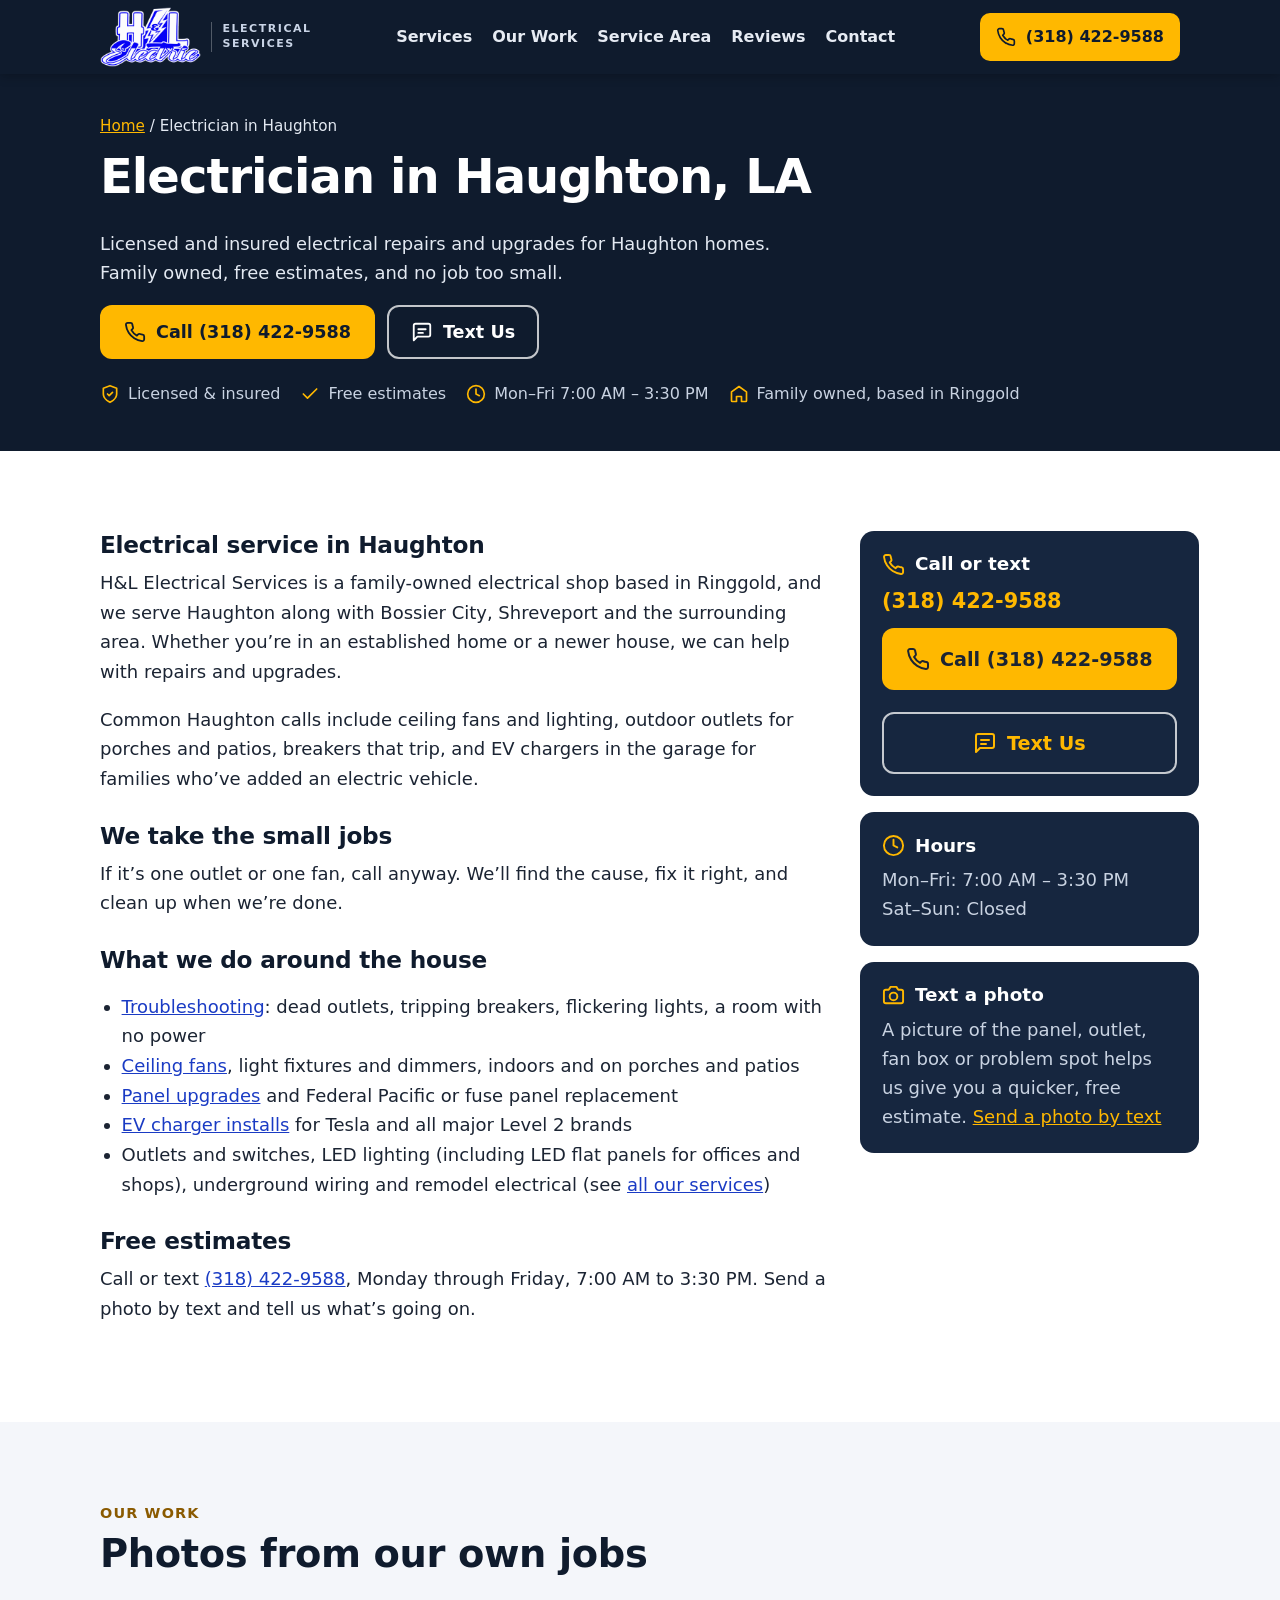
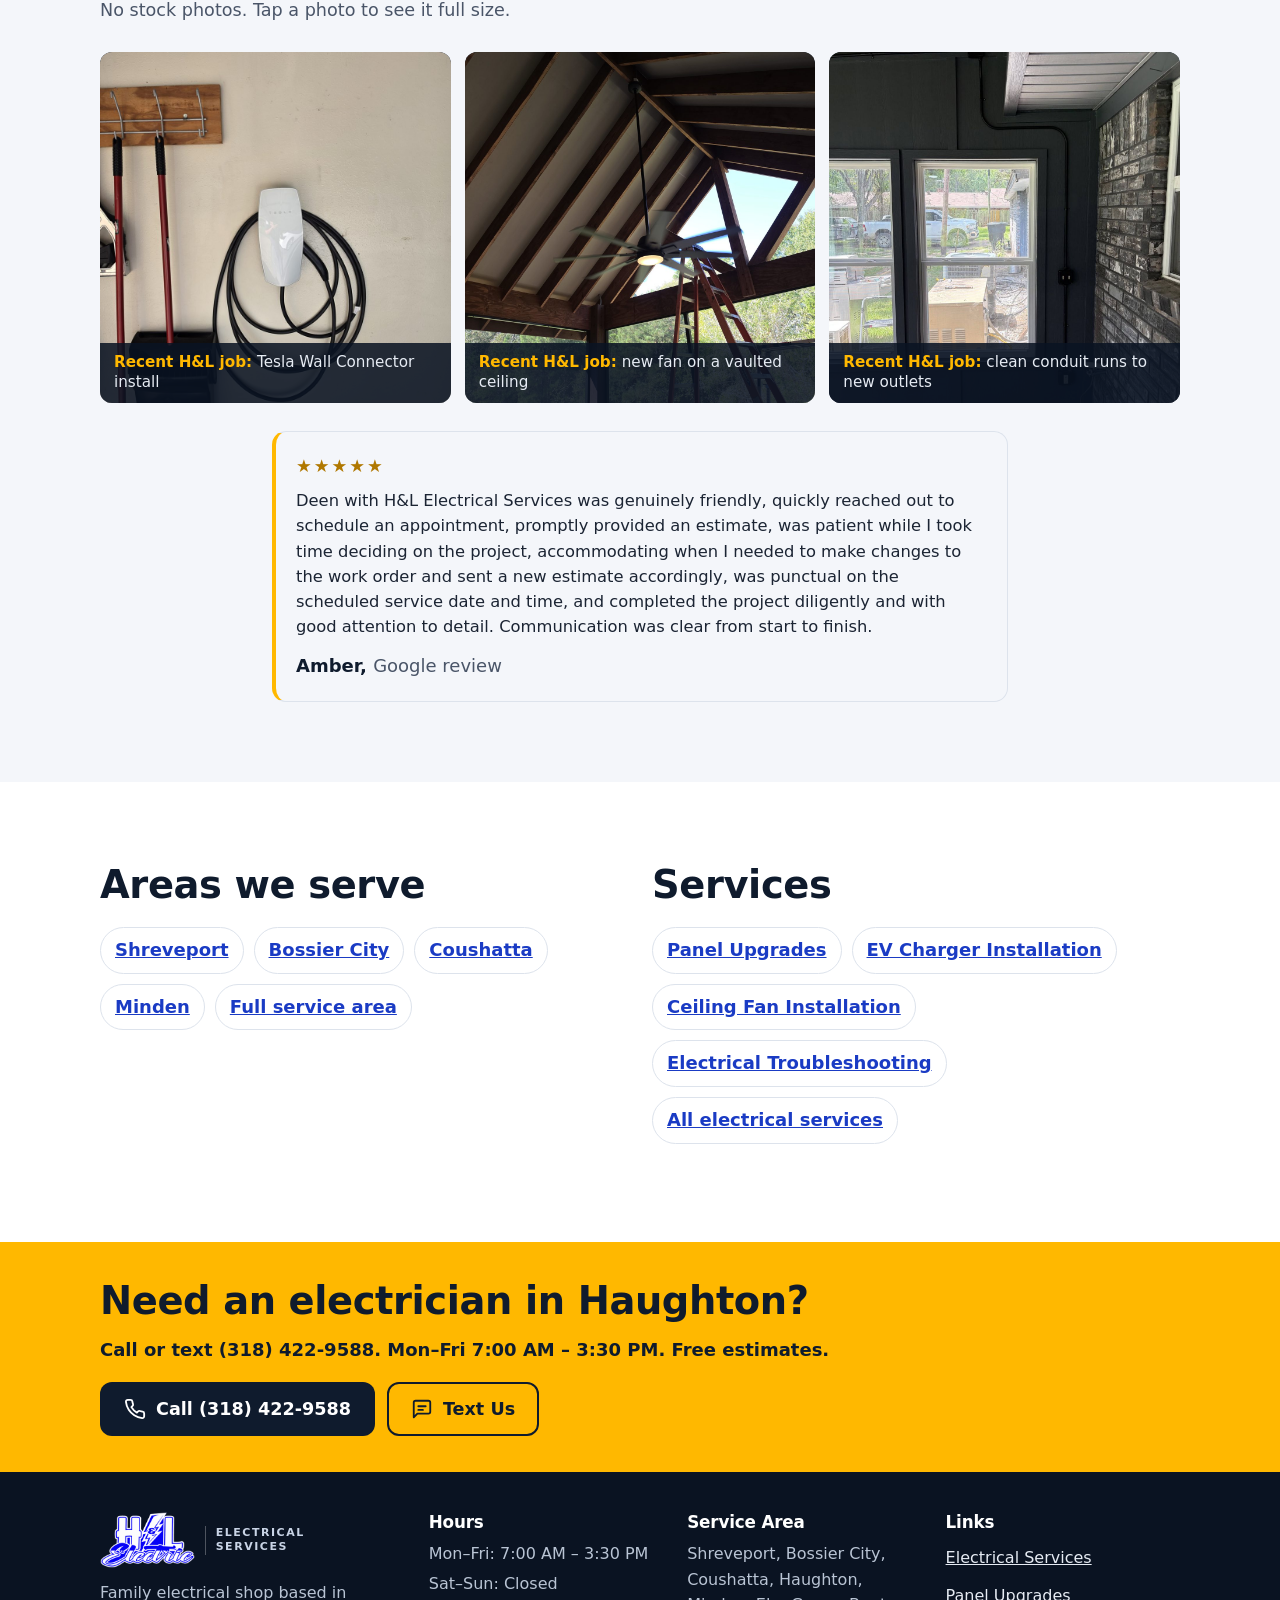
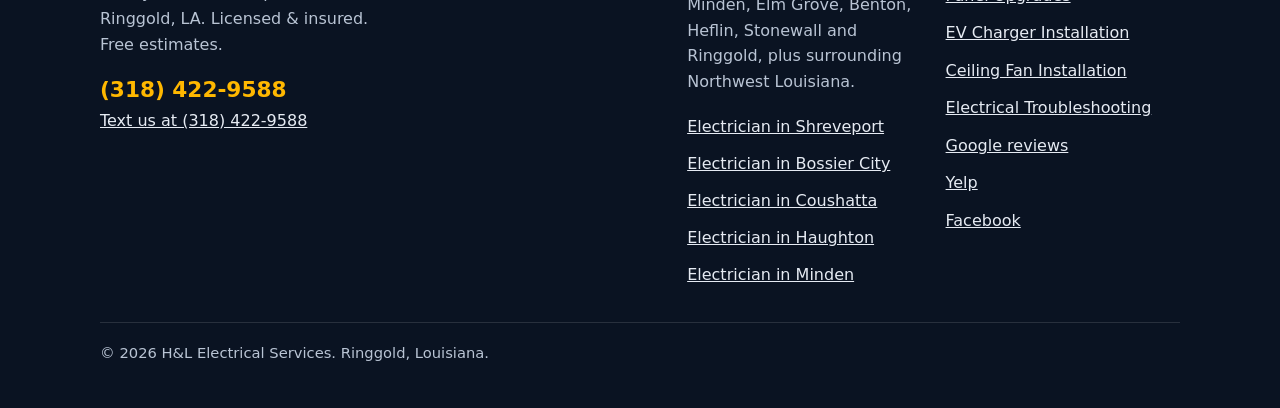
<file: electrician-haughton/index.html>
<!doctype html>
<html lang="en">
<head>
<meta charset="utf-8">
<meta name="viewport" content="width=device-width, initial-scale=1">
<title>Electrician in Haughton, LA | H&amp;L Electrical Services</title>
<meta name="description" content="Family-owned, licensed &amp; insured electrician serving Haughton, LA. Repairs, ceiling fans, panel upgrades, EV chargers. No job too small. Free estimates: (318) 422-9588.">
<link rel="canonical" href="https://hlelectricalservice.com/electrician-haughton/">
<meta name="theme-color" content="#0f1b2d">
<link rel="icon" href="../favicon.svg" type="image/svg+xml">
<link rel="apple-touch-icon" href="../apple-touch-icon.png">
<meta property="og:type" content="website">
<meta property="og:site_name" content="H&amp;L Electrical Services">
<meta property="og:locale" content="en_US">
<meta property="og:title" content="Electrician in Haughton, LA | H&amp;L Electrical Services">
<meta property="og:description" content="Family-owned, licensed &amp; insured electrician serving Haughton, LA. Repairs, ceiling fans, panel upgrades, EV chargers. No job too small. Free estimates: (318) 422-9588.">
<meta property="og:url" content="https://hlelectricalservice.com/electrician-haughton/">
<meta property="og:image" content="https://hlelectricalservice.com/img/og-sunroom-lighting.jpg">
<meta property="og:image:width" content="1200">
<meta property="og:image:height" content="630">
<meta property="og:image:alt" content="Sunroom lighting by H&amp;L Electrical Services: recessed LED lights and a quatrefoil pendant chandelier in a stained wood ceiling, with a lantern sconce on green shiplap">
<meta name="twitter:card" content="summary_large_image">
<link rel="stylesheet" href="../styles.css">
<script type="application/ld+json">
{
  "@context": "https://schema.org",
  "@graph": [
    {
      "@type": "Electrician",
      "@id": "https://hlelectricalservice.com/#business",
      "name": "H&L Electrical Services",
      "url": "https://hlelectricalservice.com/",
      "telephone": "+1-318-422-9588",
      "image": "https://hlelectricalservice.com/img/og-sunroom-lighting.jpg",
      "address": {
        "@type": "PostalAddress",
        "addressLocality": "Ringgold",
        "addressRegion": "LA",
        "addressCountry": "US"
      },
      "openingHoursSpecification": [
        {
          "@type": "OpeningHoursSpecification",
          "dayOfWeek": [
            "Monday",
            "Tuesday",
            "Wednesday",
            "Thursday",
            "Friday"
          ],
          "opens": "07:00",
          "closes": "15:30"
        }
      ],
      "areaServed": [
        {
          "@type": "City",
          "name": "Shreveport, LA"
        },
        {
          "@type": "City",
          "name": "Bossier City, LA"
        },
        {
          "@type": "City",
          "name": "Coushatta, LA"
        },
        {
          "@type": "City",
          "name": "Haughton, LA"
        },
        {
          "@type": "City",
          "name": "Minden, LA"
        },
        {
          "@type": "City",
          "name": "Elm Grove, LA"
        },
        {
          "@type": "City",
          "name": "Benton, LA"
        },
        {
          "@type": "City",
          "name": "Heflin, LA"
        },
        {
          "@type": "City",
          "name": "Stonewall, LA"
        },
        {
          "@type": "City",
          "name": "Ringgold, LA"
        },
        {
          "@type": "AdministrativeArea",
          "name": "Northwest Louisiana"
        }
      ],
      "sameAs": [
        "https://www.facebook.com/61559461616417",
        "https://www.yelp.com/biz/qieBR1wpQ4EQdDz_W6c1lA"
      ]
    },
    {
      "@type": "Service",
      "name": "Electrician",
      "serviceType": "Electrician",
      "url": "https://hlelectricalservice.com/electrician-haughton/",
      "provider": {
        "@id": "https://hlelectricalservice.com/#business"
      },
      "areaServed": [
        {
          "@type": "City",
          "name": "Haughton, LA"
        }
      ]
    },
    {
      "@type": "BreadcrumbList",
      "itemListElement": [
        {
          "@type": "ListItem",
          "position": 1,
          "name": "Home",
          "item": "https://hlelectricalservice.com/"
        },
        {
          "@type": "ListItem",
          "position": 2,
          "name": "Electrician in Haughton",
          "item": "https://hlelectricalservice.com/electrician-haughton/"
        }
      ]
    }
  ]
}
</script>
</head>
<body>
<a class="skip" href="#main">Skip to content</a>
<svg xmlns="http://www.w3.org/2000/svg" style="display:none" aria-hidden="true">
  <symbol id="i-phone" viewBox="0 0 24 24"><path d="M22 16.92v3a2 2 0 0 1-2.18 2 19.79 19.79 0 0 1-8.63-3.07 19.5 19.5 0 0 1-6-6 19.79 19.79 0 0 1-3.07-8.67A2 2 0 0 1 4.11 2h3a2 2 0 0 1 2 1.72c.13.96.36 1.9.7 2.81a2 2 0 0 1-.45 2.11L8.09 9.91a16 16 0 0 0 6 6l1.27-1.27a2 2 0 0 1 2.11-.45c.91.34 1.85.57 2.81.7A2 2 0 0 1 22 16.92z"/></symbol>
  <symbol id="i-text" viewBox="0 0 24 24"><path d="M21 15a2 2 0 0 1-2 2H7l-4 4V5a2 2 0 0 1 2-2h14a2 2 0 0 1 2 2z"/><path d="M8 9h8M8 13h5"/></symbol>
  <symbol id="i-bolt" viewBox="0 0 24 24"><path d="M13 2 4 14h7l-2 8 11-13h-7l2-7z"/></symbol>
  <symbol id="i-outlet" viewBox="0 0 24 24"><rect x="4" y="3" width="16" height="18" rx="3"/><path d="M9.5 8v3M14.5 8v3M10.5 17v-1a1.5 1.5 0 0 1 3 0v1z"/></symbol>
  <symbol id="i-breaker" viewBox="0 0 24 24"><rect x="4" y="2" width="16" height="20" rx="2"/><path d="M8 6h3v4H8zM13 6h3v4h-3zM8 14h3v4H8zM13 14h3v4h-3z"/></symbol>
  <symbol id="i-fan" viewBox="0 0 24 24"><circle cx="12" cy="12" r="2"/><g id="blade"><path d="M13.7 10.6C15 7.5 17.6 4.6 19.6 5.5c1.9.9.1 4.6-4.2 6.2"/></g><use href="#blade" transform="rotate(120 12 12)"/><use href="#blade" transform="rotate(240 12 12)"/></symbol>
  <symbol id="i-bulb" viewBox="0 0 24 24"><path d="M9 18h6M10 22h4M12 2a7 7 0 0 0-4 12.7V17h8v-2.3A7 7 0 0 0 12 2z"/></symbol>
  <symbol id="i-wrench" viewBox="0 0 24 24"><path d="M14.7 6.3a1 1 0 0 0 0 1.4l1.6 1.6a1 1 0 0 0 1.4 0l3.77-3.77a6 6 0 0 1-7.94 7.94l-6.91 6.91a2.12 2.12 0 0 1-3-3l6.91-6.91a6 6 0 0 1 7.94-7.94l-3.76 3.76z"/></symbol>
  <symbol id="i-clipboard" viewBox="0 0 24 24"><path d="M16 4h2a2 2 0 0 1 2 2v14a2 2 0 0 1-2 2H6a2 2 0 0 1-2-2V6a2 2 0 0 1 2-2h2"/><rect x="8" y="2" width="8" height="4" rx="1"/><path d="m9 14 2 2 4-4"/></symbol>
  <symbol id="i-panel" viewBox="0 0 24 24"><rect x="4" y="2" width="16" height="20" rx="2"/><path d="M12 6v12M8 7h2M8 11h2M8 15h2M14 7h2M14 11h2M14 15h2"/></symbol>
  <symbol id="i-generator" viewBox="0 0 24 24"><rect x="2" y="6" width="20" height="13" rx="2"/><path d="M6 19v2M18 19v2M7 3h10M12 3v3"/><path d="m13 9-3 4h4l-3 4"/></symbol>
  <symbol id="i-check" viewBox="0 0 24 24"><path d="M20 6 9 17l-5-5"/></symbol>
  <symbol id="i-pin" viewBox="0 0 24 24"><path d="M20 10c0 6-8 12-8 12s-8-6-8-12a8 8 0 0 1 16 0z"/><circle cx="12" cy="10" r="3"/></symbol>
  <symbol id="i-clock" viewBox="0 0 24 24"><circle cx="12" cy="12" r="10"/><path d="M12 6v6l4 2"/></symbol>
  <symbol id="i-home" viewBox="0 0 24 24"><path d="M3 9.5 12 3l9 6.5V20a1 1 0 0 1-1 1h-5v-6H9v6H4a1 1 0 0 1-1-1z"/></symbol>
  <symbol id="i-tag" viewBox="0 0 24 24"><path d="M20.59 13.41 13.42 20.58a2 2 0 0 1-2.83 0L2 12V2h10l8.59 8.59a2 2 0 0 1 0 2.82z"/><circle cx="7" cy="7" r="1.5"/></symbol>
  <symbol id="i-sparkle" viewBox="0 0 24 24"><path d="M11 3l1.9 5.1L18 10l-5.1 1.9L11 17l-1.9-5.1L4 10l5.1-1.9zM19 15l.8 2 2 .8-2 .8-.8 2-.8-2-2-.8 2-.8z"/></symbol>
  <symbol id="i-thumb" viewBox="0 0 24 24"><path d="M7 10v11H4a1 1 0 0 1-1-1v-9a1 1 0 0 1 1-1zM7 10l4-8a3 3 0 0 1 3 3v4h5.5a2 2 0 0 1 2 2.3l-1.4 8a2 2 0 0 1-2 1.7H7"/></symbol>
  <symbol id="i-camera" viewBox="0 0 24 24"><path d="M22 18a2 2 0 0 1-2 2H4a2 2 0 0 1-2-2V8a2 2 0 0 1 2-2h3l2-3h6l2 3h3a2 2 0 0 1 2 2z"/><circle cx="12" cy="13" r="4"/></symbol>
  <symbol id="i-ev" viewBox="0 0 24 24"><path d="M9 2v5M15 2v5M6 7h12v4a6 6 0 0 1-12 0zM12 17v5"/></symbol>
  <symbol id="i-ledpanel" viewBox="0 0 24 24"><rect x="3" y="4" width="18" height="12" rx="1"/><path d="M7 20l1-2M12 21v-3M17 20l-1-2"/></symbol>
  <symbol id="i-underground" viewBox="0 0 24 24"><path d="M2 12h20"/><rect x="8" y="5" width="8" height="7" rx="1"/><path d="M12 12v4a3 3 0 0 0 3 3h7M4 16h2M4 20h4" stroke-dasharray="2 2"/></symbol>
  <symbol id="i-bath" viewBox="0 0 24 24"><path d="M3 12h18v2a6 6 0 0 1-6 6H9a6 6 0 0 1-6-6zM6 12V5a2 2 0 0 1 4 0M7 20l-1 2M17 20l1 2"/></symbol>
  <symbol id="i-meter" viewBox="0 0 24 24"><circle cx="12" cy="13" r="8"/><path d="M12 13l4-4M12 2v3M8 17h8"/></symbol>
  <symbol id="i-shield" viewBox="0 0 24 24"><path d="M12 22s8-4 8-10V5l-8-3-8 3v7c0 6 8 10 8 10z"/><path d="m9 12 2 2 4-4"/></symbol>
  <symbol id="i-quote" viewBox="0 0 24 24"><path d="M3 20c3 0 6-2 6-7V5H3v7h4c0 3-1 5-4 5zM14 20c3 0 6-2 6-7V5h-6v7h4c0 3-1 5-4 5z"/></symbol>
  <symbol id="i-arrow" viewBox="0 0 24 24"><path d="M5 12h14M13 5l7 7-7 7"/></symbol>
</svg>
<header class="site-header">
  <div class="wrap">
    <a class="brand" href="../" aria-label="H&amp;L Electrical Services home">
      <img class="brand-logo" src="../img/hl-electric-logo-reverse.png" width="95" height="56" alt="H&amp;L Electric logo">
      <span class="brand-tag">Electrical<br>Services</span>
    </a>
    <nav class="nav" aria-label="Main">
      <a href="../services/">Services</a>
      <a href="../#work">Our Work</a>
      <a href="../#area">Service Area</a>
      <a href="../#reviews">Reviews</a>
      <a href="../#contact">Contact</a>
    </nav>
    <a class="btn btn-call btn-sm header-call" href="tel:+13184229588" aria-label="Call (318) 422-9588"><svg class="icon" aria-hidden="true"><use href="#i-phone"/></svg><span class="call-long">(318) 422-9588</span><span class="call-short">Call Now</span></a>
  </div>
</header>

<main id="main">
<section class="page-hero">
  <div class="wrap">
    <p class="crumbs"><a href="../">Home</a> / Electrician in Haughton</p>
    <h1>Electrician in Haughton, LA</h1>
    <p class="lead">Licensed and insured electrical repairs and upgrades for Haughton homes. Family owned, free estimates, and no job too small.</p>
    <div class="btn-row">
      <a class="btn btn-call" href="tel:+13184229588"><svg class="icon" aria-hidden="true"><use href="#i-phone"/></svg>Call (318) 422-9588</a>
        <a class="btn btn-text" href="sms:+13184229588"><svg class="icon" aria-hidden="true"><use href="#i-text"/></svg>Text Us</a>
    </div>
    <div class="hero-meta">
      <span><svg class="icon" aria-hidden="true"><use href="#i-shield"/></svg>Licensed &amp; insured</span>
      <span><svg class="icon" aria-hidden="true"><use href="#i-check"/></svg>Free estimates</span>
      <span><svg class="icon" aria-hidden="true"><use href="#i-clock"/></svg>Mon&ndash;Fri 7:00 AM &ndash; 3:30 PM</span>
      <span><svg class="icon" aria-hidden="true"><use href="#i-home"/></svg>Family owned, based in Ringgold</span>
    </div>
  </div>
</section>
<section class="section">
  <div class="wrap seo-grid">
    <article class="prose">
<h2>Electrical service in Haughton</h2>
<p>H&amp;L Electrical Services is a family-owned electrical shop based in Ringgold, and we serve Haughton along with Bossier City, Shreveport and the surrounding area. Whether you&rsquo;re in an established home or a newer house, we can help with repairs and upgrades.</p>
<p>Common Haughton calls include ceiling fans and lighting, outdoor outlets for porches and patios, breakers that trip, and EV chargers in the garage for families who&rsquo;ve added an electric vehicle.</p>
<h2>We take the small jobs</h2>
<p>If it&rsquo;s one outlet or one fan, call anyway. We&rsquo;ll find the cause, fix it right, and clean up when we&rsquo;re done.</p>
<h2>What we do around the house</h2>
<ul>
<li><a href="../electrical-troubleshooting/">Troubleshooting</a>: dead outlets, tripping breakers, flickering lights, a room with no power</li>
<li><a href="../ceiling-fan-installation/">Ceiling fans</a>, light fixtures and dimmers, indoors and on porches and patios</li>
<li><a href="../panel-upgrades/">Panel upgrades</a> and Federal Pacific or fuse panel replacement</li>
<li><a href="../ev-charger-installation/">EV charger installs</a> for Tesla and all major Level 2 brands</li>
<li>Outlets and switches, LED lighting (including LED flat panels for offices and shops), underground wiring and remodel electrical (see <a href="../services/">all our services</a>)</li>
</ul>
<h2>Free estimates</h2>
<p>Call or text <a href="tel:+13184229588">(318) 422-9588</a>, Monday through Friday, 7:00 AM to 3:30 PM. Send a photo by text and tell us what&rsquo;s going on.</p>
    </article>
    <aside class="seo-side">
      <div class="info-block"><h3><svg class="icon" aria-hidden="true"><use href="#i-phone"/></svg>Call or text</h3><p><a class="foot-phone" href="tel:+13184229588">(318) 422-9588</a></p><div class="contact-actions"><a class="btn btn-call" href="tel:+13184229588"><svg class="icon" aria-hidden="true"><use href="#i-phone"/></svg>Call (318) 422-9588</a>
        <a class="btn btn-text" href="sms:+13184229588"><svg class="icon" aria-hidden="true"><use href="#i-text"/></svg>Text Us</a></div></div>
      <div class="info-block"><h3><svg class="icon" aria-hidden="true"><use href="#i-clock"/></svg>Hours</h3><p>Mon&ndash;Fri: 7:00 AM &ndash; 3:30 PM<br>Sat&ndash;Sun: Closed</p></div>
      <div class="info-block"><h3><svg class="icon" aria-hidden="true"><use href="#i-camera"/></svg>Text a photo</h3><p>A picture of the panel, outlet, fan box or problem spot helps us give you a quicker, free estimate. <a href="sms:+13184229588">Send a photo by text</a></p></div>
    </aside>
  </div>
</section>
<section class="section section-soft">
  <div class="wrap">
    <div class="section-head"><span class="kicker">Our work</span><h2>Photos from our own jobs</h2><p>No stock photos. Tap a photo to see it full size.</p></div>
    <ul class="gallery gallery-more n3">
      <li class="tile sq"><figure><a href="../img/tesla-wall-connector-install-1200.jpg"><picture><img src="../img/tesla-wall-connector-install-1200.jpg" width="900" height="1200" alt="White Tesla Wall Connector EV charger mounted on a garage wall with the cable coiled around it" decoding="async"></picture></a><figcaption><b>Recent H&amp;L job:</b> Tesla Wall Connector install</figcaption></figure></li>
      <li class="tile sq"><figure><a href="../img/patio-fan-vaulted-ceiling-1200.jpg"><picture><img src="../img/patio-fan-vaulted-ceiling-1200.jpg" width="1200" height="1600" alt="New ceiling fan with light on a vaulted outdoor patio ceiling" decoding="async"></picture></a><figcaption><b>Recent H&amp;L job:</b> new fan on a vaulted ceiling</figcaption></figure></li>
      <li class="tile sq"><figure><a href="../img/porch-wall-conduit-outlets-1200.jpg"><picture><img src="../img/porch-wall-conduit-outlets-1200.jpg" width="1200" height="1200" alt="Black conduit run neatly along a porch wall to new outlet boxes" decoding="async"></picture></a><figcaption><b>Recent H&amp;L job:</b> clean conduit runs to new outlets</figcaption></figure></li>
    </ul>
    <figure class="quote seo-quote"><div class="q-stars" role="img" aria-label="5 out of 5 stars">&#9733;&#9733;&#9733;&#9733;&#9733;</div><blockquote><p>Deen with H&amp;L Electrical Services was genuinely friendly, quickly reached out to schedule an appointment, promptly provided an estimate, was patient while I took time deciding on the project, accommodating when I needed to make changes to the work order and sent a new estimate accordingly, was punctual on the scheduled service date and time, and completed the project diligently and with good attention to detail. Communication was clear from start to finish.</p></blockquote><figcaption>Amber, <span>Google review</span></figcaption></figure>
  </div>
</section>
<section class="section">
  <div class="wrap seo-links">
    <div><h2>Areas we serve</h2><ul><li><a href="../electrician-shreveport/">Shreveport</a></li> <li><a href="../electrician-bossier-city/">Bossier City</a></li> <li><a href="../electrician-coushatta/">Coushatta</a></li> <li><a href="../electrician-minden/">Minden</a></li><li><a href="../#area">Full service area</a></li></ul></div>
    <div><h2>Services</h2><ul><li><a href="../panel-upgrades/">Panel Upgrades</a></li> <li><a href="../ev-charger-installation/">EV Charger Installation</a></li> <li><a href="../ceiling-fan-installation/">Ceiling Fan Installation</a></li> <li><a href="../electrical-troubleshooting/">Electrical Troubleshooting</a></li><li><a href="../services/">All electrical services</a></li></ul></div>
  </div>
</section>

<section class="cta-band">
  <div class="wrap">
    <h2>Need an electrician in Haughton?</h2>
    <p>Call or text (318) 422-9588. Mon&ndash;Fri 7:00 AM &ndash; 3:30 PM. Free estimates.</p>
    <div class="btn-row">
      <a class="btn btn-dark" href="tel:+13184229588"><svg class="icon" aria-hidden="true"><use href="#i-phone"/></svg>Call (318) 422-9588</a>
      <a class="btn btn-text" href="sms:+13184229588"><svg class="icon" aria-hidden="true"><use href="#i-text"/></svg>Text Us</a>
    </div>
  </div>
</section>
</main>

<footer class="site-footer">
  <div class="wrap">
    <div class="foot-grid">
      <div>
        <p class="foot-logo"><img src="../img/hl-electric-logo-reverse.png" width="95" height="56" alt="H&amp;L Electric logo" loading="lazy"><span class="brand-tag">Electrical<br>Services</span></p>
        <p>Family electrical shop based in Ringgold, LA. Licensed &amp; insured. Free estimates.</p>
        <p><a class="foot-phone" href="tel:+13184229588">(318) 422-9588</a><br><a href="sms:+13184229588">Text us at (318) 422-9588</a></p>
      </div>
      <div>
        <h2>Hours</h2>
        <ul><li>Mon&ndash;Fri: 7:00 AM &ndash; 3:30 PM</li><li>Sat&ndash;Sun: Closed</li></ul>
      </div>
      <div>
        <h2>Service Area</h2>
        <p>Shreveport, Bossier City, Coushatta, Haughton, Minden, Elm Grove, Benton, Heflin, Stonewall and Ringgold, plus surrounding Northwest Louisiana.</p>
        <ul class="foot-towns"><li><a href="../electrician-shreveport/">Electrician in Shreveport</a></li><li><a href="../electrician-bossier-city/">Electrician in Bossier City</a></li><li><a href="../electrician-coushatta/">Electrician in Coushatta</a></li><li><a href="../electrician-haughton/">Electrician in Haughton</a></li><li><a href="../electrician-minden/">Electrician in Minden</a></li></ul>
      </div>
      <div>
        <h2>Links</h2>
        <ul>
          <li><a href="../services/">Electrical Services</a></li>
          <li><a href="../panel-upgrades/">Panel Upgrades</a></li>
          <li><a href="../ev-charger-installation/">EV Charger Installation</a></li>
          <li><a href="../ceiling-fan-installation/">Ceiling Fan Installation</a></li>
          <li><a href="../electrical-troubleshooting/">Electrical Troubleshooting</a></li>
          <li><a href="https://www.google.com/search?q=H%26L+Electrical+services+Ringgold+LA">Google reviews</a></li>
          <li><a href="https://www.yelp.com/biz/qieBR1wpQ4EQdDz_W6c1lA">Yelp</a></li>
          <li><a href="https://www.facebook.com/61559461616417">Facebook</a></li>
        </ul>
      </div>
    </div>
    <p class="copy">&copy; 2026 H&amp;L Electrical Services. Ringgold, Louisiana.</p>
  </div>
</footer>
</body>
</html>
</file>
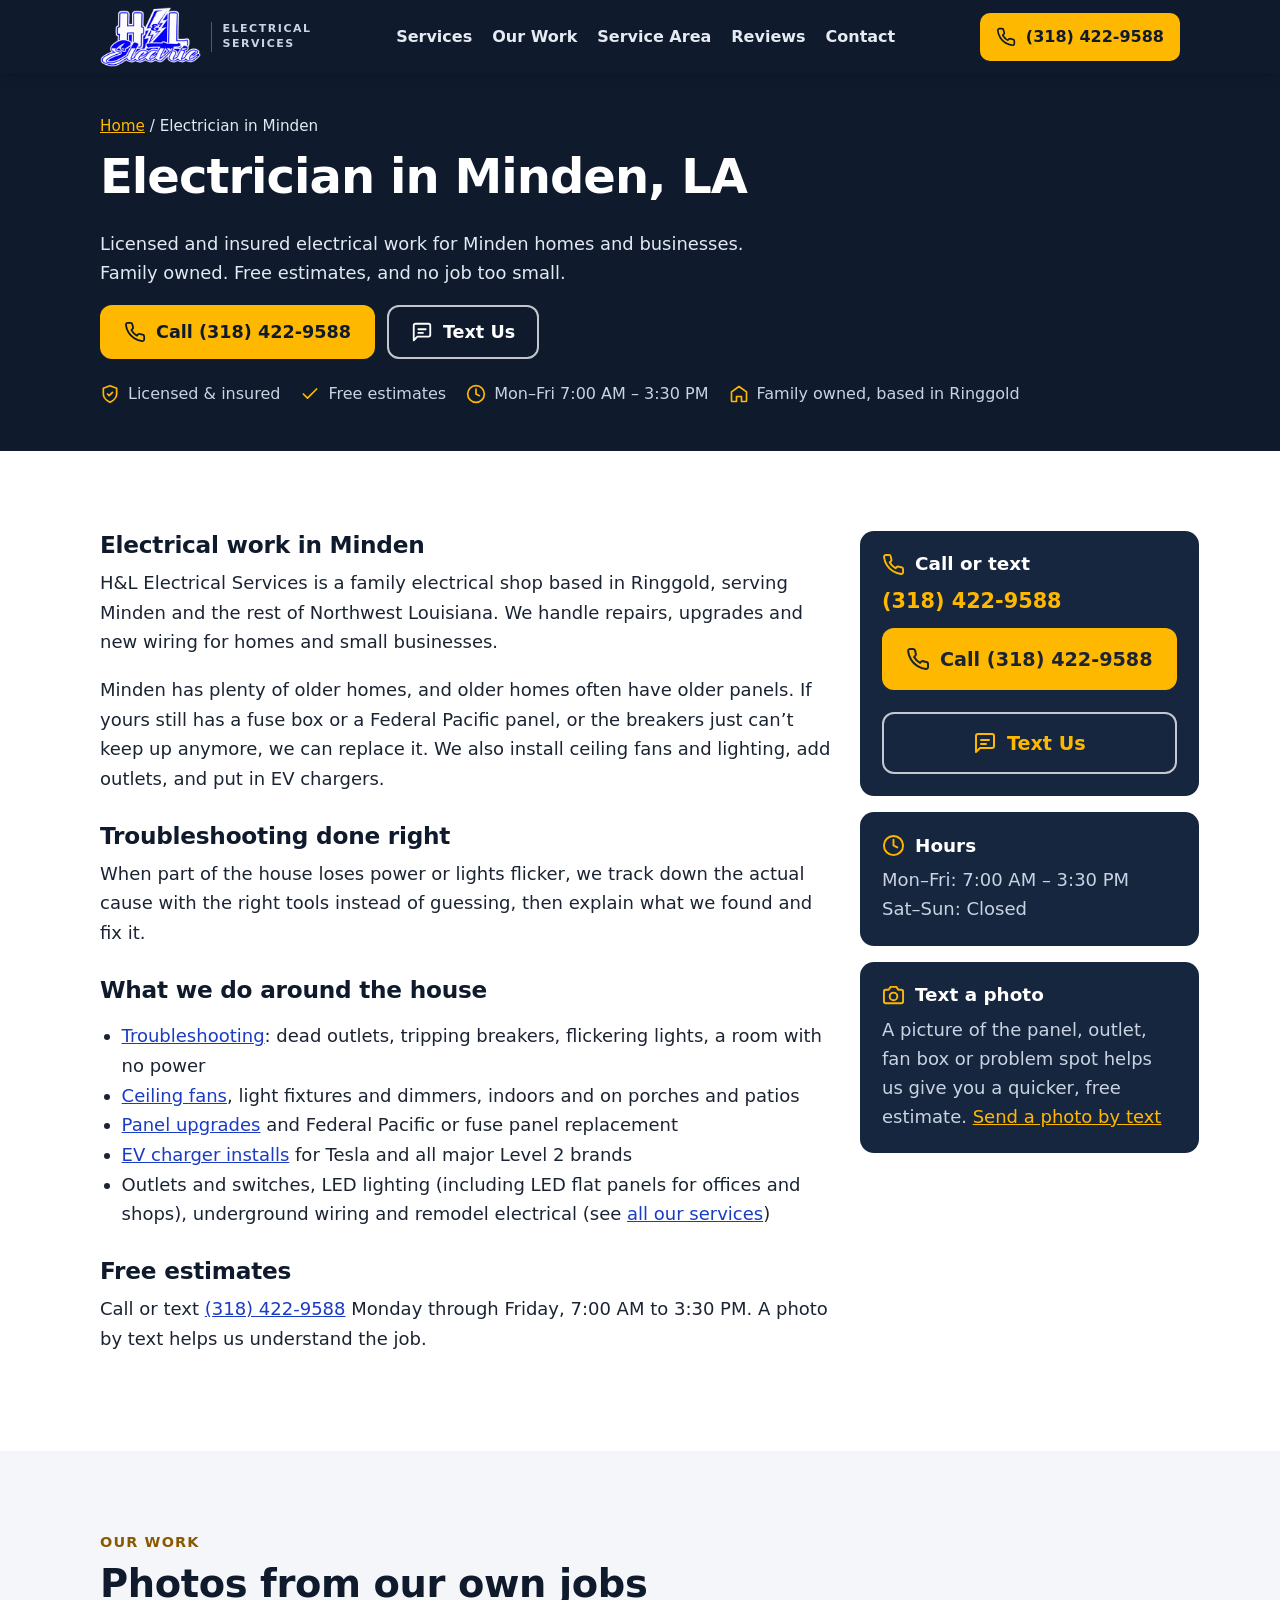
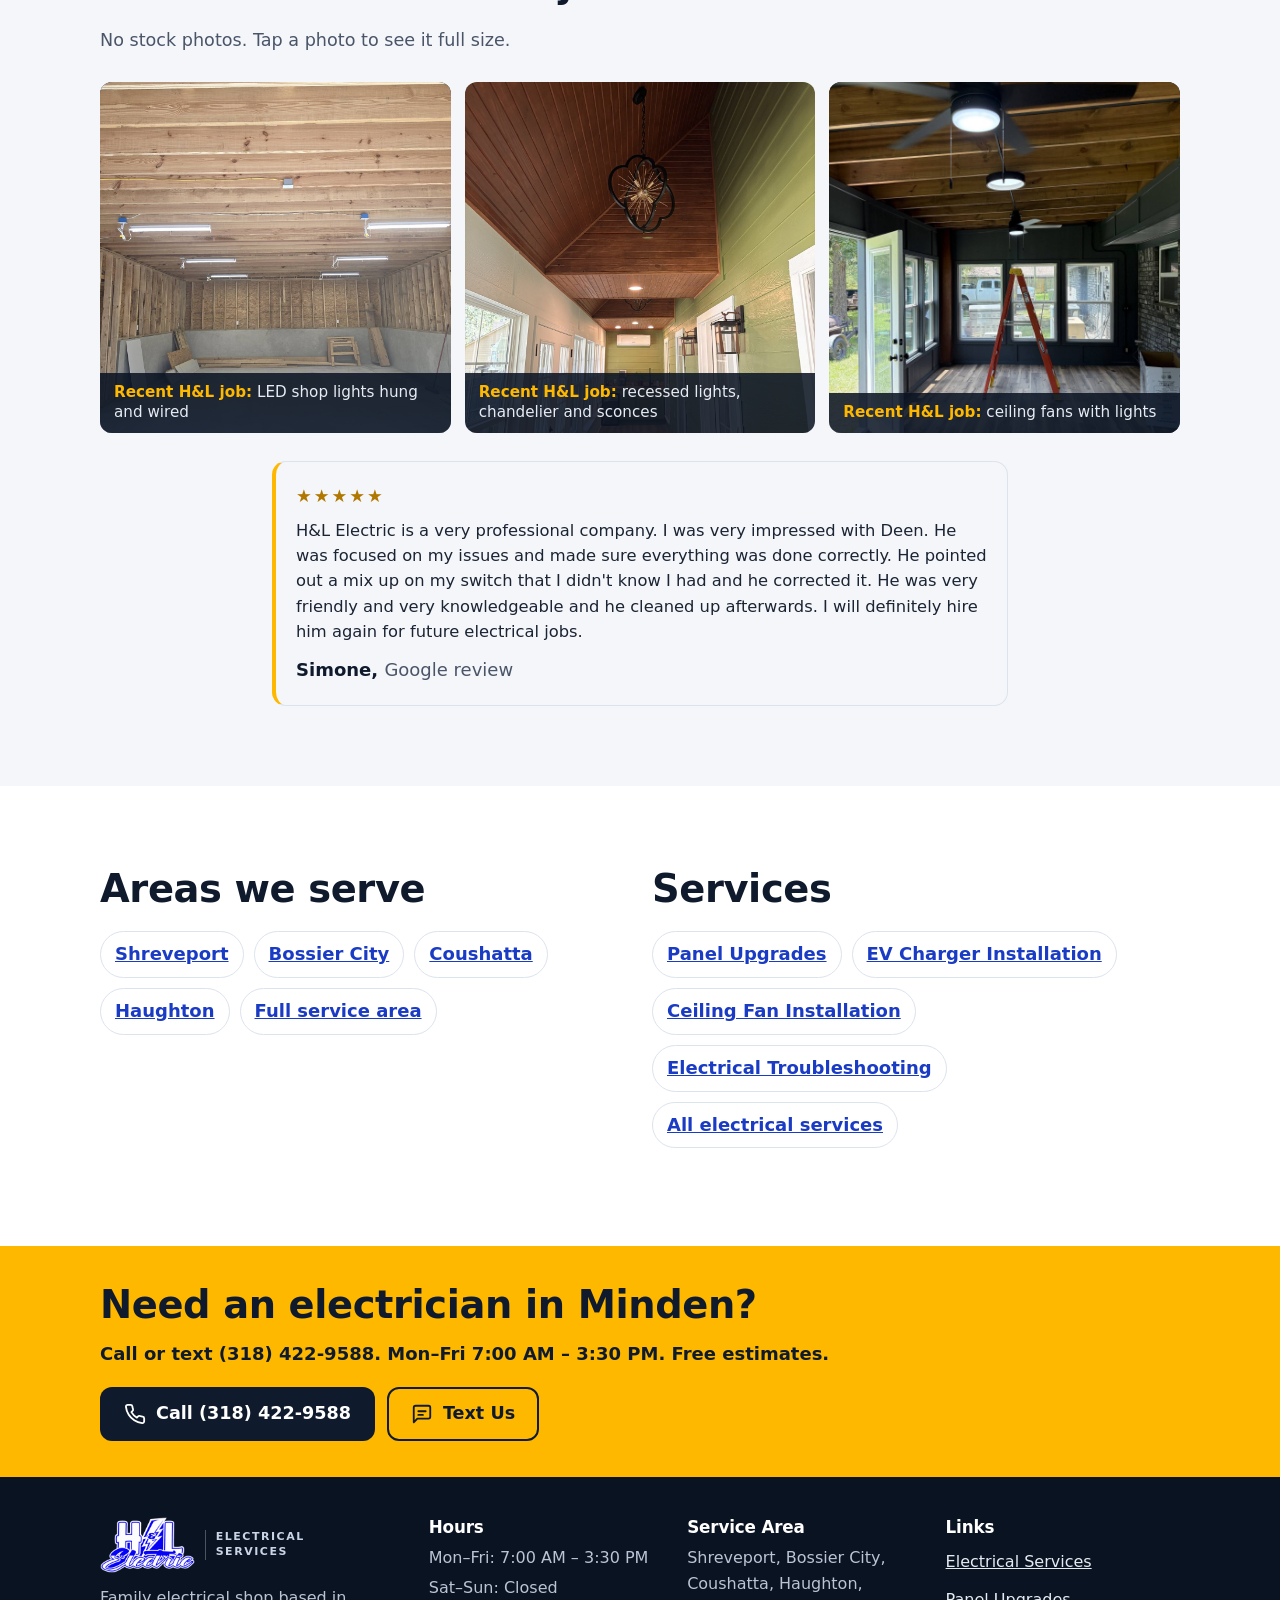
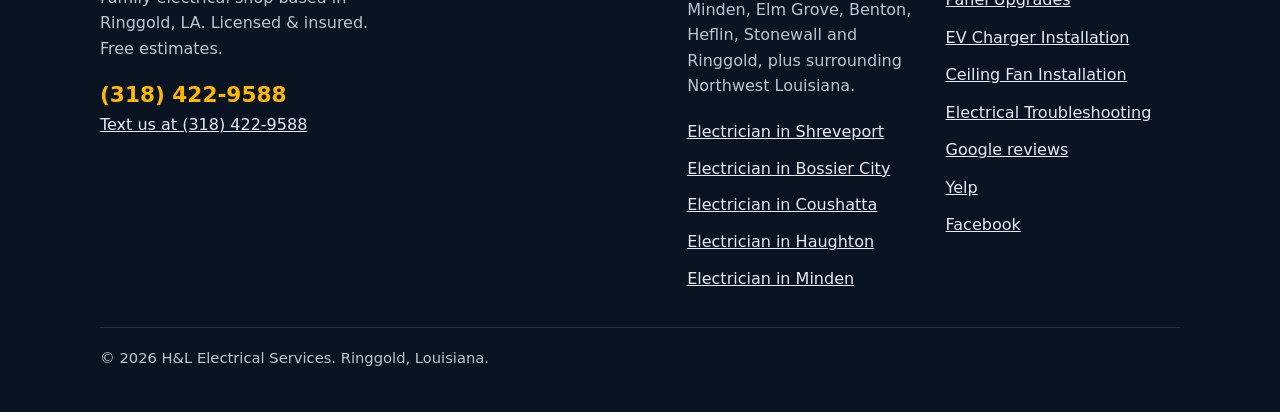
<file: electrician-minden/index.html>
<!doctype html>
<html lang="en">
<head>
<meta charset="utf-8">
<meta name="viewport" content="width=device-width, initial-scale=1">
<title>Electrician in Minden, LA | H&amp;L Electrical Services</title>
<meta name="description" content="Licensed &amp; insured, family-owned electrician serving Minden, LA. Troubleshooting, ceiling fans, panel replacement and EV chargers. Free estimates. Call (318) 422-9588.">
<link rel="canonical" href="https://hlelectricalservice.com/electrician-minden/">
<meta name="theme-color" content="#0f1b2d">
<link rel="icon" href="../favicon.svg" type="image/svg+xml">
<link rel="apple-touch-icon" href="../apple-touch-icon.png">
<meta property="og:type" content="website">
<meta property="og:site_name" content="H&amp;L Electrical Services">
<meta property="og:locale" content="en_US">
<meta property="og:title" content="Electrician in Minden, LA | H&amp;L Electrical Services">
<meta property="og:description" content="Licensed &amp; insured, family-owned electrician serving Minden, LA. Troubleshooting, ceiling fans, panel replacement and EV chargers. Free estimates. Call (318) 422-9588.">
<meta property="og:url" content="https://hlelectricalservice.com/electrician-minden/">
<meta property="og:image" content="https://hlelectricalservice.com/img/og-sunroom-lighting.jpg">
<meta property="og:image:width" content="1200">
<meta property="og:image:height" content="630">
<meta property="og:image:alt" content="Sunroom lighting by H&amp;L Electrical Services: recessed LED lights and a quatrefoil pendant chandelier in a stained wood ceiling, with a lantern sconce on green shiplap">
<meta name="twitter:card" content="summary_large_image">
<link rel="stylesheet" href="../styles.css">
<script type="application/ld+json">
{
  "@context": "https://schema.org",
  "@graph": [
    {
      "@type": "Electrician",
      "@id": "https://hlelectricalservice.com/#business",
      "name": "H&L Electrical Services",
      "url": "https://hlelectricalservice.com/",
      "telephone": "+1-318-422-9588",
      "image": "https://hlelectricalservice.com/img/og-sunroom-lighting.jpg",
      "address": {
        "@type": "PostalAddress",
        "addressLocality": "Ringgold",
        "addressRegion": "LA",
        "addressCountry": "US"
      },
      "openingHoursSpecification": [
        {
          "@type": "OpeningHoursSpecification",
          "dayOfWeek": [
            "Monday",
            "Tuesday",
            "Wednesday",
            "Thursday",
            "Friday"
          ],
          "opens": "07:00",
          "closes": "15:30"
        }
      ],
      "areaServed": [
        {
          "@type": "City",
          "name": "Shreveport, LA"
        },
        {
          "@type": "City",
          "name": "Bossier City, LA"
        },
        {
          "@type": "City",
          "name": "Coushatta, LA"
        },
        {
          "@type": "City",
          "name": "Haughton, LA"
        },
        {
          "@type": "City",
          "name": "Minden, LA"
        },
        {
          "@type": "City",
          "name": "Elm Grove, LA"
        },
        {
          "@type": "City",
          "name": "Benton, LA"
        },
        {
          "@type": "City",
          "name": "Heflin, LA"
        },
        {
          "@type": "City",
          "name": "Stonewall, LA"
        },
        {
          "@type": "City",
          "name": "Ringgold, LA"
        },
        {
          "@type": "AdministrativeArea",
          "name": "Northwest Louisiana"
        }
      ],
      "sameAs": [
        "https://www.facebook.com/61559461616417",
        "https://www.yelp.com/biz/qieBR1wpQ4EQdDz_W6c1lA"
      ]
    },
    {
      "@type": "Service",
      "name": "Electrician",
      "serviceType": "Electrician",
      "url": "https://hlelectricalservice.com/electrician-minden/",
      "provider": {
        "@id": "https://hlelectricalservice.com/#business"
      },
      "areaServed": [
        {
          "@type": "City",
          "name": "Minden, LA"
        }
      ]
    },
    {
      "@type": "BreadcrumbList",
      "itemListElement": [
        {
          "@type": "ListItem",
          "position": 1,
          "name": "Home",
          "item": "https://hlelectricalservice.com/"
        },
        {
          "@type": "ListItem",
          "position": 2,
          "name": "Electrician in Minden",
          "item": "https://hlelectricalservice.com/electrician-minden/"
        }
      ]
    }
  ]
}
</script>
</head>
<body>
<a class="skip" href="#main">Skip to content</a>
<svg xmlns="http://www.w3.org/2000/svg" style="display:none" aria-hidden="true">
  <symbol id="i-phone" viewBox="0 0 24 24"><path d="M22 16.92v3a2 2 0 0 1-2.18 2 19.79 19.79 0 0 1-8.63-3.07 19.5 19.5 0 0 1-6-6 19.79 19.79 0 0 1-3.07-8.67A2 2 0 0 1 4.11 2h3a2 2 0 0 1 2 1.72c.13.96.36 1.9.7 2.81a2 2 0 0 1-.45 2.11L8.09 9.91a16 16 0 0 0 6 6l1.27-1.27a2 2 0 0 1 2.11-.45c.91.34 1.85.57 2.81.7A2 2 0 0 1 22 16.92z"/></symbol>
  <symbol id="i-text" viewBox="0 0 24 24"><path d="M21 15a2 2 0 0 1-2 2H7l-4 4V5a2 2 0 0 1 2-2h14a2 2 0 0 1 2 2z"/><path d="M8 9h8M8 13h5"/></symbol>
  <symbol id="i-bolt" viewBox="0 0 24 24"><path d="M13 2 4 14h7l-2 8 11-13h-7l2-7z"/></symbol>
  <symbol id="i-outlet" viewBox="0 0 24 24"><rect x="4" y="3" width="16" height="18" rx="3"/><path d="M9.5 8v3M14.5 8v3M10.5 17v-1a1.5 1.5 0 0 1 3 0v1z"/></symbol>
  <symbol id="i-breaker" viewBox="0 0 24 24"><rect x="4" y="2" width="16" height="20" rx="2"/><path d="M8 6h3v4H8zM13 6h3v4h-3zM8 14h3v4H8zM13 14h3v4h-3z"/></symbol>
  <symbol id="i-fan" viewBox="0 0 24 24"><circle cx="12" cy="12" r="2"/><g id="blade"><path d="M13.7 10.6C15 7.5 17.6 4.6 19.6 5.5c1.9.9.1 4.6-4.2 6.2"/></g><use href="#blade" transform="rotate(120 12 12)"/><use href="#blade" transform="rotate(240 12 12)"/></symbol>
  <symbol id="i-bulb" viewBox="0 0 24 24"><path d="M9 18h6M10 22h4M12 2a7 7 0 0 0-4 12.7V17h8v-2.3A7 7 0 0 0 12 2z"/></symbol>
  <symbol id="i-wrench" viewBox="0 0 24 24"><path d="M14.7 6.3a1 1 0 0 0 0 1.4l1.6 1.6a1 1 0 0 0 1.4 0l3.77-3.77a6 6 0 0 1-7.94 7.94l-6.91 6.91a2.12 2.12 0 0 1-3-3l6.91-6.91a6 6 0 0 1 7.94-7.94l-3.76 3.76z"/></symbol>
  <symbol id="i-clipboard" viewBox="0 0 24 24"><path d="M16 4h2a2 2 0 0 1 2 2v14a2 2 0 0 1-2 2H6a2 2 0 0 1-2-2V6a2 2 0 0 1 2-2h2"/><rect x="8" y="2" width="8" height="4" rx="1"/><path d="m9 14 2 2 4-4"/></symbol>
  <symbol id="i-panel" viewBox="0 0 24 24"><rect x="4" y="2" width="16" height="20" rx="2"/><path d="M12 6v12M8 7h2M8 11h2M8 15h2M14 7h2M14 11h2M14 15h2"/></symbol>
  <symbol id="i-generator" viewBox="0 0 24 24"><rect x="2" y="6" width="20" height="13" rx="2"/><path d="M6 19v2M18 19v2M7 3h10M12 3v3"/><path d="m13 9-3 4h4l-3 4"/></symbol>
  <symbol id="i-check" viewBox="0 0 24 24"><path d="M20 6 9 17l-5-5"/></symbol>
  <symbol id="i-pin" viewBox="0 0 24 24"><path d="M20 10c0 6-8 12-8 12s-8-6-8-12a8 8 0 0 1 16 0z"/><circle cx="12" cy="10" r="3"/></symbol>
  <symbol id="i-clock" viewBox="0 0 24 24"><circle cx="12" cy="12" r="10"/><path d="M12 6v6l4 2"/></symbol>
  <symbol id="i-home" viewBox="0 0 24 24"><path d="M3 9.5 12 3l9 6.5V20a1 1 0 0 1-1 1h-5v-6H9v6H4a1 1 0 0 1-1-1z"/></symbol>
  <symbol id="i-tag" viewBox="0 0 24 24"><path d="M20.59 13.41 13.42 20.58a2 2 0 0 1-2.83 0L2 12V2h10l8.59 8.59a2 2 0 0 1 0 2.82z"/><circle cx="7" cy="7" r="1.5"/></symbol>
  <symbol id="i-sparkle" viewBox="0 0 24 24"><path d="M11 3l1.9 5.1L18 10l-5.1 1.9L11 17l-1.9-5.1L4 10l5.1-1.9zM19 15l.8 2 2 .8-2 .8-.8 2-.8-2-2-.8 2-.8z"/></symbol>
  <symbol id="i-thumb" viewBox="0 0 24 24"><path d="M7 10v11H4a1 1 0 0 1-1-1v-9a1 1 0 0 1 1-1zM7 10l4-8a3 3 0 0 1 3 3v4h5.5a2 2 0 0 1 2 2.3l-1.4 8a2 2 0 0 1-2 1.7H7"/></symbol>
  <symbol id="i-camera" viewBox="0 0 24 24"><path d="M22 18a2 2 0 0 1-2 2H4a2 2 0 0 1-2-2V8a2 2 0 0 1 2-2h3l2-3h6l2 3h3a2 2 0 0 1 2 2z"/><circle cx="12" cy="13" r="4"/></symbol>
  <symbol id="i-ev" viewBox="0 0 24 24"><path d="M9 2v5M15 2v5M6 7h12v4a6 6 0 0 1-12 0zM12 17v5"/></symbol>
  <symbol id="i-ledpanel" viewBox="0 0 24 24"><rect x="3" y="4" width="18" height="12" rx="1"/><path d="M7 20l1-2M12 21v-3M17 20l-1-2"/></symbol>
  <symbol id="i-underground" viewBox="0 0 24 24"><path d="M2 12h20"/><rect x="8" y="5" width="8" height="7" rx="1"/><path d="M12 12v4a3 3 0 0 0 3 3h7M4 16h2M4 20h4" stroke-dasharray="2 2"/></symbol>
  <symbol id="i-bath" viewBox="0 0 24 24"><path d="M3 12h18v2a6 6 0 0 1-6 6H9a6 6 0 0 1-6-6zM6 12V5a2 2 0 0 1 4 0M7 20l-1 2M17 20l1 2"/></symbol>
  <symbol id="i-meter" viewBox="0 0 24 24"><circle cx="12" cy="13" r="8"/><path d="M12 13l4-4M12 2v3M8 17h8"/></symbol>
  <symbol id="i-shield" viewBox="0 0 24 24"><path d="M12 22s8-4 8-10V5l-8-3-8 3v7c0 6 8 10 8 10z"/><path d="m9 12 2 2 4-4"/></symbol>
  <symbol id="i-quote" viewBox="0 0 24 24"><path d="M3 20c3 0 6-2 6-7V5H3v7h4c0 3-1 5-4 5zM14 20c3 0 6-2 6-7V5h-6v7h4c0 3-1 5-4 5z"/></symbol>
  <symbol id="i-arrow" viewBox="0 0 24 24"><path d="M5 12h14M13 5l7 7-7 7"/></symbol>
</svg>
<header class="site-header">
  <div class="wrap">
    <a class="brand" href="../" aria-label="H&amp;L Electrical Services home">
      <img class="brand-logo" src="../img/hl-electric-logo-reverse.png" width="95" height="56" alt="H&amp;L Electric logo">
      <span class="brand-tag">Electrical<br>Services</span>
    </a>
    <nav class="nav" aria-label="Main">
      <a href="../services/">Services</a>
      <a href="../#work">Our Work</a>
      <a href="../#area">Service Area</a>
      <a href="../#reviews">Reviews</a>
      <a href="../#contact">Contact</a>
    </nav>
    <a class="btn btn-call btn-sm header-call" href="tel:+13184229588" aria-label="Call (318) 422-9588"><svg class="icon" aria-hidden="true"><use href="#i-phone"/></svg><span class="call-long">(318) 422-9588</span><span class="call-short">Call Now</span></a>
  </div>
</header>

<main id="main">
<section class="page-hero">
  <div class="wrap">
    <p class="crumbs"><a href="../">Home</a> / Electrician in Minden</p>
    <h1>Electrician in Minden, LA</h1>
    <p class="lead">Licensed and insured electrical work for Minden homes and businesses. Family owned. Free estimates, and no job too small.</p>
    <div class="btn-row">
      <a class="btn btn-call" href="tel:+13184229588"><svg class="icon" aria-hidden="true"><use href="#i-phone"/></svg>Call (318) 422-9588</a>
        <a class="btn btn-text" href="sms:+13184229588"><svg class="icon" aria-hidden="true"><use href="#i-text"/></svg>Text Us</a>
    </div>
    <div class="hero-meta">
      <span><svg class="icon" aria-hidden="true"><use href="#i-shield"/></svg>Licensed &amp; insured</span>
      <span><svg class="icon" aria-hidden="true"><use href="#i-check"/></svg>Free estimates</span>
      <span><svg class="icon" aria-hidden="true"><use href="#i-clock"/></svg>Mon&ndash;Fri 7:00 AM &ndash; 3:30 PM</span>
      <span><svg class="icon" aria-hidden="true"><use href="#i-home"/></svg>Family owned, based in Ringgold</span>
    </div>
  </div>
</section>
<section class="section">
  <div class="wrap seo-grid">
    <article class="prose">
<h2>Electrical work in Minden</h2>
<p>H&amp;L Electrical Services is a family electrical shop based in Ringgold, serving Minden and the rest of Northwest Louisiana. We handle repairs, upgrades and new wiring for homes and small businesses.</p>
<p>Minden has plenty of older homes, and older homes often have older panels. If yours still has a fuse box or a Federal Pacific panel, or the breakers just can&rsquo;t keep up anymore, we can replace it. We also install ceiling fans and lighting, add outlets, and put in EV chargers.</p>
<h2>Troubleshooting done right</h2>
<p>When part of the house loses power or lights flicker, we track down the actual cause with the right tools instead of guessing, then explain what we found and fix it.</p>
<h2>What we do around the house</h2>
<ul>
<li><a href="../electrical-troubleshooting/">Troubleshooting</a>: dead outlets, tripping breakers, flickering lights, a room with no power</li>
<li><a href="../ceiling-fan-installation/">Ceiling fans</a>, light fixtures and dimmers, indoors and on porches and patios</li>
<li><a href="../panel-upgrades/">Panel upgrades</a> and Federal Pacific or fuse panel replacement</li>
<li><a href="../ev-charger-installation/">EV charger installs</a> for Tesla and all major Level 2 brands</li>
<li>Outlets and switches, LED lighting (including LED flat panels for offices and shops), underground wiring and remodel electrical (see <a href="../services/">all our services</a>)</li>
</ul>
<h2>Free estimates</h2>
<p>Call or text <a href="tel:+13184229588">(318) 422-9588</a> Monday through Friday, 7:00 AM to 3:30 PM. A photo by text helps us understand the job.</p>
    </article>
    <aside class="seo-side">
      <div class="info-block"><h3><svg class="icon" aria-hidden="true"><use href="#i-phone"/></svg>Call or text</h3><p><a class="foot-phone" href="tel:+13184229588">(318) 422-9588</a></p><div class="contact-actions"><a class="btn btn-call" href="tel:+13184229588"><svg class="icon" aria-hidden="true"><use href="#i-phone"/></svg>Call (318) 422-9588</a>
        <a class="btn btn-text" href="sms:+13184229588"><svg class="icon" aria-hidden="true"><use href="#i-text"/></svg>Text Us</a></div></div>
      <div class="info-block"><h3><svg class="icon" aria-hidden="true"><use href="#i-clock"/></svg>Hours</h3><p>Mon&ndash;Fri: 7:00 AM &ndash; 3:30 PM<br>Sat&ndash;Sun: Closed</p></div>
      <div class="info-block"><h3><svg class="icon" aria-hidden="true"><use href="#i-camera"/></svg>Text a photo</h3><p>A picture of the panel, outlet, fan box or problem spot helps us give you a quicker, free estimate. <a href="sms:+13184229588">Send a photo by text</a></p></div>
    </aside>
  </div>
</section>
<section class="section section-soft">
  <div class="wrap">
    <div class="section-head"><span class="kicker">Our work</span><h2>Photos from our own jobs</h2><p>No stock photos. Tap a photo to see it full size.</p></div>
    <ul class="gallery gallery-more n3">
      <li class="tile sq"><figure><a href="../img/garage-shop-led-lights-1600.jpg"><picture><img src="../img/garage-shop-led-lights-1600.jpg" width="1600" height="1200" alt="Ceiling of a new garage and shop with rows of LED shop lights hung between open wood rafters" decoding="async"></picture></a><figcaption><b>Recent H&amp;L job:</b> LED shop lights hung and wired</figcaption></figure></li>
      <li class="tile sq"><figure><a href="../img/sunroom-vaulted-ceiling-chandelier-1200.jpg"><picture><img src="../img/sunroom-vaulted-ceiling-chandelier-1200.jpg" width="1200" height="1600" alt="Sunroom with vaulted wood ceiling, pendant chandelier, recessed LED lights and lantern sconces" decoding="async"></picture></a><figcaption><b>Recent H&amp;L job:</b> recessed lights, chandelier and sconces</figcaption></figure></li>
      <li class="tile sq"><figure><a href="../img/covered-patio-ceiling-fans-1536.jpg"><picture><img src="../img/covered-patio-ceiling-fans-1536.jpg" width="1536" height="1536" alt="Covered patio with two ceiling fans with LED lights and a hanging LED fixture" decoding="async"></picture></a><figcaption><b>Recent H&amp;L job:</b> ceiling fans with lights</figcaption></figure></li>
    </ul>
    <figure class="quote seo-quote"><div class="q-stars" role="img" aria-label="5 out of 5 stars">&#9733;&#9733;&#9733;&#9733;&#9733;</div><blockquote><p>H&amp;L Electric is a very professional company. I was very impressed with Deen. He was focused on my issues and made sure everything was done correctly. He pointed out a mix up on my switch that I didn&#39;t know I had and he corrected it. He was very friendly and very knowledgeable and he cleaned up afterwards. I will definitely hire him again for future electrical jobs.</p></blockquote><figcaption>Simone, <span>Google review</span></figcaption></figure>
  </div>
</section>
<section class="section">
  <div class="wrap seo-links">
    <div><h2>Areas we serve</h2><ul><li><a href="../electrician-shreveport/">Shreveport</a></li> <li><a href="../electrician-bossier-city/">Bossier City</a></li> <li><a href="../electrician-coushatta/">Coushatta</a></li> <li><a href="../electrician-haughton/">Haughton</a></li><li><a href="../#area">Full service area</a></li></ul></div>
    <div><h2>Services</h2><ul><li><a href="../panel-upgrades/">Panel Upgrades</a></li> <li><a href="../ev-charger-installation/">EV Charger Installation</a></li> <li><a href="../ceiling-fan-installation/">Ceiling Fan Installation</a></li> <li><a href="../electrical-troubleshooting/">Electrical Troubleshooting</a></li><li><a href="../services/">All electrical services</a></li></ul></div>
  </div>
</section>

<section class="cta-band">
  <div class="wrap">
    <h2>Need an electrician in Minden?</h2>
    <p>Call or text (318) 422-9588. Mon&ndash;Fri 7:00 AM &ndash; 3:30 PM. Free estimates.</p>
    <div class="btn-row">
      <a class="btn btn-dark" href="tel:+13184229588"><svg class="icon" aria-hidden="true"><use href="#i-phone"/></svg>Call (318) 422-9588</a>
      <a class="btn btn-text" href="sms:+13184229588"><svg class="icon" aria-hidden="true"><use href="#i-text"/></svg>Text Us</a>
    </div>
  </div>
</section>
</main>

<footer class="site-footer">
  <div class="wrap">
    <div class="foot-grid">
      <div>
        <p class="foot-logo"><img src="../img/hl-electric-logo-reverse.png" width="95" height="56" alt="H&amp;L Electric logo" loading="lazy"><span class="brand-tag">Electrical<br>Services</span></p>
        <p>Family electrical shop based in Ringgold, LA. Licensed &amp; insured. Free estimates.</p>
        <p><a class="foot-phone" href="tel:+13184229588">(318) 422-9588</a><br><a href="sms:+13184229588">Text us at (318) 422-9588</a></p>
      </div>
      <div>
        <h2>Hours</h2>
        <ul><li>Mon&ndash;Fri: 7:00 AM &ndash; 3:30 PM</li><li>Sat&ndash;Sun: Closed</li></ul>
      </div>
      <div>
        <h2>Service Area</h2>
        <p>Shreveport, Bossier City, Coushatta, Haughton, Minden, Elm Grove, Benton, Heflin, Stonewall and Ringgold, plus surrounding Northwest Louisiana.</p>
        <ul class="foot-towns"><li><a href="../electrician-shreveport/">Electrician in Shreveport</a></li><li><a href="../electrician-bossier-city/">Electrician in Bossier City</a></li><li><a href="../electrician-coushatta/">Electrician in Coushatta</a></li><li><a href="../electrician-haughton/">Electrician in Haughton</a></li><li><a href="../electrician-minden/">Electrician in Minden</a></li></ul>
      </div>
      <div>
        <h2>Links</h2>
        <ul>
          <li><a href="../services/">Electrical Services</a></li>
          <li><a href="../panel-upgrades/">Panel Upgrades</a></li>
          <li><a href="../ev-charger-installation/">EV Charger Installation</a></li>
          <li><a href="../ceiling-fan-installation/">Ceiling Fan Installation</a></li>
          <li><a href="../electrical-troubleshooting/">Electrical Troubleshooting</a></li>
          <li><a href="https://www.google.com/search?q=H%26L+Electrical+services+Ringgold+LA">Google reviews</a></li>
          <li><a href="https://www.yelp.com/biz/qieBR1wpQ4EQdDz_W6c1lA">Yelp</a></li>
          <li><a href="https://www.facebook.com/61559461616417">Facebook</a></li>
        </ul>
      </div>
    </div>
    <p class="copy">&copy; 2026 H&amp;L Electrical Services. Ringgold, Louisiana.</p>
  </div>
</footer>
</body>
</html>
</file>
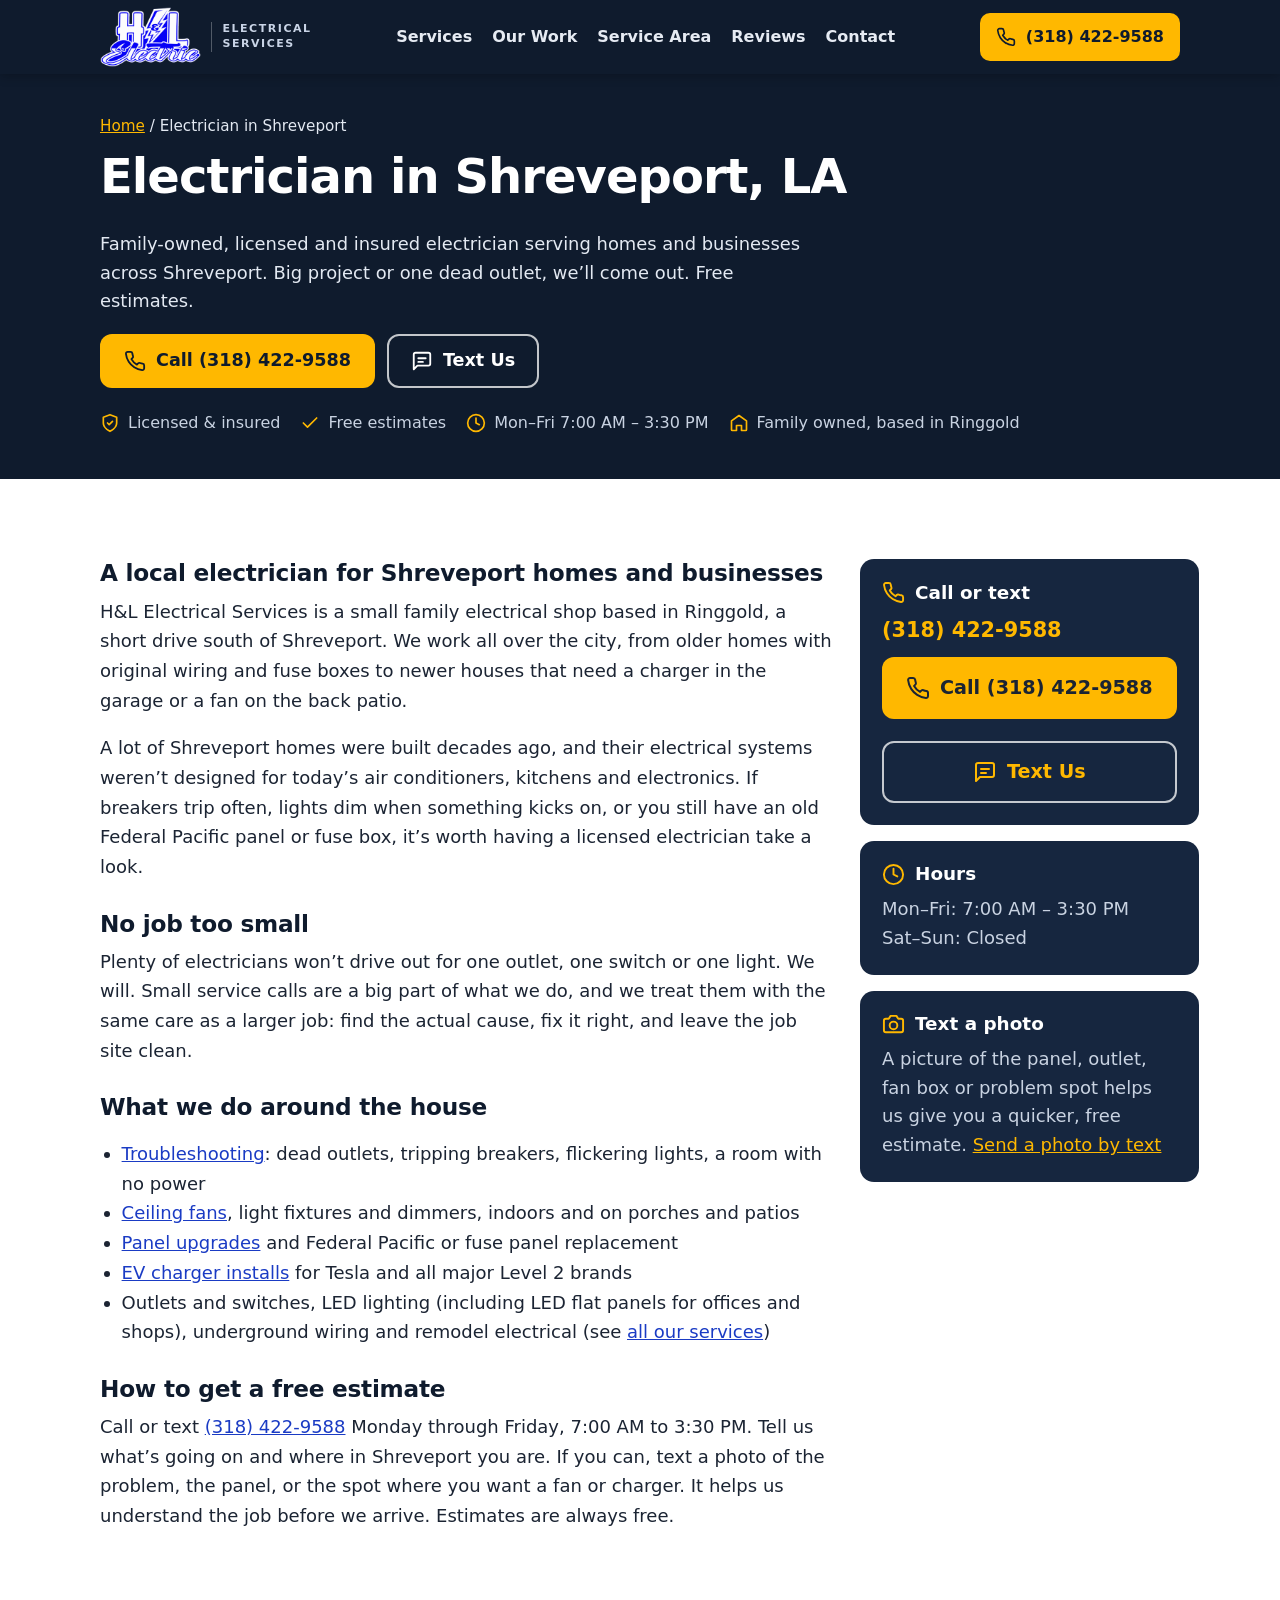
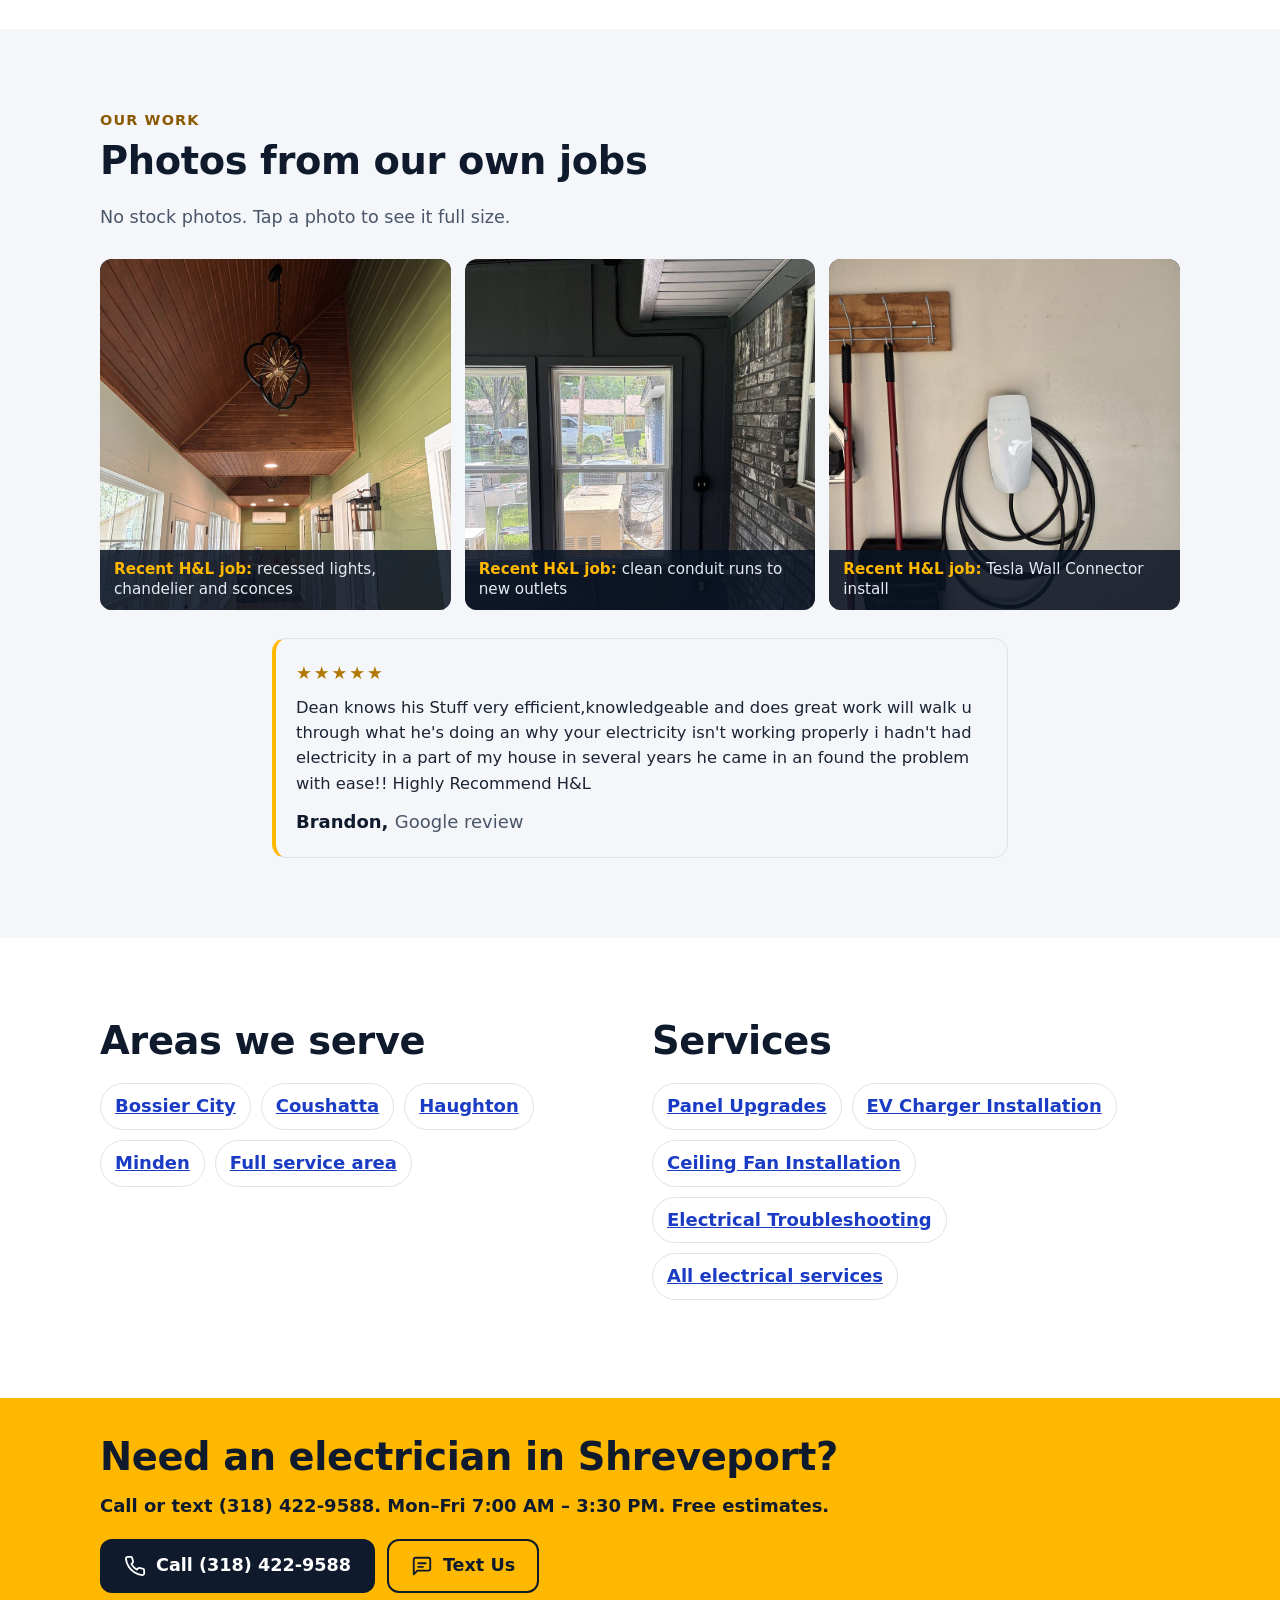
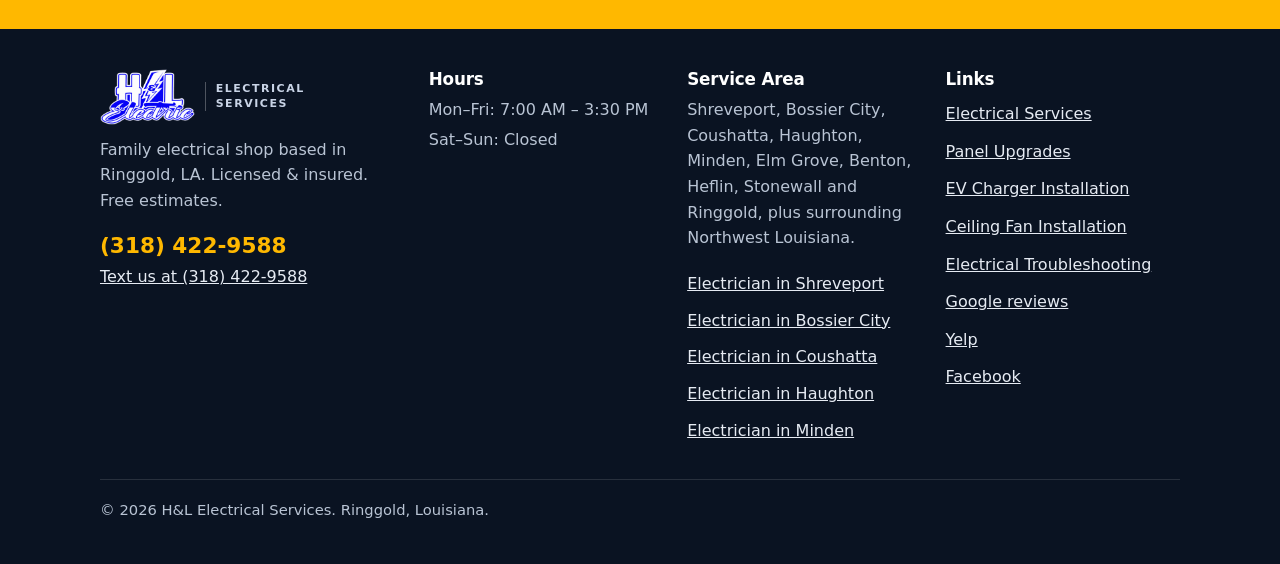
<file: electrician-shreveport/index.html>
<!doctype html>
<html lang="en">
<head>
<meta charset="utf-8">
<meta name="viewport" content="width=device-width, initial-scale=1">
<title>Electrician in Shreveport, LA | H&amp;L Electrical Services</title>
<meta name="description" content="Licensed &amp; insured, family-owned electrician serving Shreveport, LA. Repairs, ceiling fans, panel upgrades and EV chargers. No job too small. Free estimates: (318) 422-9588.">
<link rel="canonical" href="https://hlelectricalservice.com/electrician-shreveport/">
<meta name="theme-color" content="#0f1b2d">
<link rel="icon" href="../favicon.svg" type="image/svg+xml">
<link rel="apple-touch-icon" href="../apple-touch-icon.png">
<meta property="og:type" content="website">
<meta property="og:site_name" content="H&amp;L Electrical Services">
<meta property="og:locale" content="en_US">
<meta property="og:title" content="Electrician in Shreveport, LA | H&amp;L Electrical Services">
<meta property="og:description" content="Licensed &amp; insured, family-owned electrician serving Shreveport, LA. Repairs, ceiling fans, panel upgrades and EV chargers. No job too small. Free estimates: (318) 422-9588.">
<meta property="og:url" content="https://hlelectricalservice.com/electrician-shreveport/">
<meta property="og:image" content="https://hlelectricalservice.com/img/og-sunroom-lighting.jpg">
<meta property="og:image:width" content="1200">
<meta property="og:image:height" content="630">
<meta property="og:image:alt" content="Sunroom lighting by H&amp;L Electrical Services: recessed LED lights and a quatrefoil pendant chandelier in a stained wood ceiling, with a lantern sconce on green shiplap">
<meta name="twitter:card" content="summary_large_image">
<link rel="stylesheet" href="../styles.css">
<script type="application/ld+json">
{
  "@context": "https://schema.org",
  "@graph": [
    {
      "@type": "Electrician",
      "@id": "https://hlelectricalservice.com/#business",
      "name": "H&L Electrical Services",
      "url": "https://hlelectricalservice.com/",
      "telephone": "+1-318-422-9588",
      "image": "https://hlelectricalservice.com/img/og-sunroom-lighting.jpg",
      "address": {
        "@type": "PostalAddress",
        "addressLocality": "Ringgold",
        "addressRegion": "LA",
        "addressCountry": "US"
      },
      "openingHoursSpecification": [
        {
          "@type": "OpeningHoursSpecification",
          "dayOfWeek": [
            "Monday",
            "Tuesday",
            "Wednesday",
            "Thursday",
            "Friday"
          ],
          "opens": "07:00",
          "closes": "15:30"
        }
      ],
      "areaServed": [
        {
          "@type": "City",
          "name": "Shreveport, LA"
        },
        {
          "@type": "City",
          "name": "Bossier City, LA"
        },
        {
          "@type": "City",
          "name": "Coushatta, LA"
        },
        {
          "@type": "City",
          "name": "Haughton, LA"
        },
        {
          "@type": "City",
          "name": "Minden, LA"
        },
        {
          "@type": "City",
          "name": "Elm Grove, LA"
        },
        {
          "@type": "City",
          "name": "Benton, LA"
        },
        {
          "@type": "City",
          "name": "Heflin, LA"
        },
        {
          "@type": "City",
          "name": "Stonewall, LA"
        },
        {
          "@type": "City",
          "name": "Ringgold, LA"
        },
        {
          "@type": "AdministrativeArea",
          "name": "Northwest Louisiana"
        }
      ],
      "sameAs": [
        "https://www.facebook.com/61559461616417",
        "https://www.yelp.com/biz/qieBR1wpQ4EQdDz_W6c1lA"
      ]
    },
    {
      "@type": "Service",
      "name": "Electrician",
      "serviceType": "Electrician",
      "url": "https://hlelectricalservice.com/electrician-shreveport/",
      "provider": {
        "@id": "https://hlelectricalservice.com/#business"
      },
      "areaServed": [
        {
          "@type": "City",
          "name": "Shreveport, LA"
        }
      ]
    },
    {
      "@type": "BreadcrumbList",
      "itemListElement": [
        {
          "@type": "ListItem",
          "position": 1,
          "name": "Home",
          "item": "https://hlelectricalservice.com/"
        },
        {
          "@type": "ListItem",
          "position": 2,
          "name": "Electrician in Shreveport",
          "item": "https://hlelectricalservice.com/electrician-shreveport/"
        }
      ]
    }
  ]
}
</script>
</head>
<body>
<a class="skip" href="#main">Skip to content</a>
<svg xmlns="http://www.w3.org/2000/svg" style="display:none" aria-hidden="true">
  <symbol id="i-phone" viewBox="0 0 24 24"><path d="M22 16.92v3a2 2 0 0 1-2.18 2 19.79 19.79 0 0 1-8.63-3.07 19.5 19.5 0 0 1-6-6 19.79 19.79 0 0 1-3.07-8.67A2 2 0 0 1 4.11 2h3a2 2 0 0 1 2 1.72c.13.96.36 1.9.7 2.81a2 2 0 0 1-.45 2.11L8.09 9.91a16 16 0 0 0 6 6l1.27-1.27a2 2 0 0 1 2.11-.45c.91.34 1.85.57 2.81.7A2 2 0 0 1 22 16.92z"/></symbol>
  <symbol id="i-text" viewBox="0 0 24 24"><path d="M21 15a2 2 0 0 1-2 2H7l-4 4V5a2 2 0 0 1 2-2h14a2 2 0 0 1 2 2z"/><path d="M8 9h8M8 13h5"/></symbol>
  <symbol id="i-bolt" viewBox="0 0 24 24"><path d="M13 2 4 14h7l-2 8 11-13h-7l2-7z"/></symbol>
  <symbol id="i-outlet" viewBox="0 0 24 24"><rect x="4" y="3" width="16" height="18" rx="3"/><path d="M9.5 8v3M14.5 8v3M10.5 17v-1a1.5 1.5 0 0 1 3 0v1z"/></symbol>
  <symbol id="i-breaker" viewBox="0 0 24 24"><rect x="4" y="2" width="16" height="20" rx="2"/><path d="M8 6h3v4H8zM13 6h3v4h-3zM8 14h3v4H8zM13 14h3v4h-3z"/></symbol>
  <symbol id="i-fan" viewBox="0 0 24 24"><circle cx="12" cy="12" r="2"/><g id="blade"><path d="M13.7 10.6C15 7.5 17.6 4.6 19.6 5.5c1.9.9.1 4.6-4.2 6.2"/></g><use href="#blade" transform="rotate(120 12 12)"/><use href="#blade" transform="rotate(240 12 12)"/></symbol>
  <symbol id="i-bulb" viewBox="0 0 24 24"><path d="M9 18h6M10 22h4M12 2a7 7 0 0 0-4 12.7V17h8v-2.3A7 7 0 0 0 12 2z"/></symbol>
  <symbol id="i-wrench" viewBox="0 0 24 24"><path d="M14.7 6.3a1 1 0 0 0 0 1.4l1.6 1.6a1 1 0 0 0 1.4 0l3.77-3.77a6 6 0 0 1-7.94 7.94l-6.91 6.91a2.12 2.12 0 0 1-3-3l6.91-6.91a6 6 0 0 1 7.94-7.94l-3.76 3.76z"/></symbol>
  <symbol id="i-clipboard" viewBox="0 0 24 24"><path d="M16 4h2a2 2 0 0 1 2 2v14a2 2 0 0 1-2 2H6a2 2 0 0 1-2-2V6a2 2 0 0 1 2-2h2"/><rect x="8" y="2" width="8" height="4" rx="1"/><path d="m9 14 2 2 4-4"/></symbol>
  <symbol id="i-panel" viewBox="0 0 24 24"><rect x="4" y="2" width="16" height="20" rx="2"/><path d="M12 6v12M8 7h2M8 11h2M8 15h2M14 7h2M14 11h2M14 15h2"/></symbol>
  <symbol id="i-generator" viewBox="0 0 24 24"><rect x="2" y="6" width="20" height="13" rx="2"/><path d="M6 19v2M18 19v2M7 3h10M12 3v3"/><path d="m13 9-3 4h4l-3 4"/></symbol>
  <symbol id="i-check" viewBox="0 0 24 24"><path d="M20 6 9 17l-5-5"/></symbol>
  <symbol id="i-pin" viewBox="0 0 24 24"><path d="M20 10c0 6-8 12-8 12s-8-6-8-12a8 8 0 0 1 16 0z"/><circle cx="12" cy="10" r="3"/></symbol>
  <symbol id="i-clock" viewBox="0 0 24 24"><circle cx="12" cy="12" r="10"/><path d="M12 6v6l4 2"/></symbol>
  <symbol id="i-home" viewBox="0 0 24 24"><path d="M3 9.5 12 3l9 6.5V20a1 1 0 0 1-1 1h-5v-6H9v6H4a1 1 0 0 1-1-1z"/></symbol>
  <symbol id="i-tag" viewBox="0 0 24 24"><path d="M20.59 13.41 13.42 20.58a2 2 0 0 1-2.83 0L2 12V2h10l8.59 8.59a2 2 0 0 1 0 2.82z"/><circle cx="7" cy="7" r="1.5"/></symbol>
  <symbol id="i-sparkle" viewBox="0 0 24 24"><path d="M11 3l1.9 5.1L18 10l-5.1 1.9L11 17l-1.9-5.1L4 10l5.1-1.9zM19 15l.8 2 2 .8-2 .8-.8 2-.8-2-2-.8 2-.8z"/></symbol>
  <symbol id="i-thumb" viewBox="0 0 24 24"><path d="M7 10v11H4a1 1 0 0 1-1-1v-9a1 1 0 0 1 1-1zM7 10l4-8a3 3 0 0 1 3 3v4h5.5a2 2 0 0 1 2 2.3l-1.4 8a2 2 0 0 1-2 1.7H7"/></symbol>
  <symbol id="i-camera" viewBox="0 0 24 24"><path d="M22 18a2 2 0 0 1-2 2H4a2 2 0 0 1-2-2V8a2 2 0 0 1 2-2h3l2-3h6l2 3h3a2 2 0 0 1 2 2z"/><circle cx="12" cy="13" r="4"/></symbol>
  <symbol id="i-ev" viewBox="0 0 24 24"><path d="M9 2v5M15 2v5M6 7h12v4a6 6 0 0 1-12 0zM12 17v5"/></symbol>
  <symbol id="i-ledpanel" viewBox="0 0 24 24"><rect x="3" y="4" width="18" height="12" rx="1"/><path d="M7 20l1-2M12 21v-3M17 20l-1-2"/></symbol>
  <symbol id="i-underground" viewBox="0 0 24 24"><path d="M2 12h20"/><rect x="8" y="5" width="8" height="7" rx="1"/><path d="M12 12v4a3 3 0 0 0 3 3h7M4 16h2M4 20h4" stroke-dasharray="2 2"/></symbol>
  <symbol id="i-bath" viewBox="0 0 24 24"><path d="M3 12h18v2a6 6 0 0 1-6 6H9a6 6 0 0 1-6-6zM6 12V5a2 2 0 0 1 4 0M7 20l-1 2M17 20l1 2"/></symbol>
  <symbol id="i-meter" viewBox="0 0 24 24"><circle cx="12" cy="13" r="8"/><path d="M12 13l4-4M12 2v3M8 17h8"/></symbol>
  <symbol id="i-shield" viewBox="0 0 24 24"><path d="M12 22s8-4 8-10V5l-8-3-8 3v7c0 6 8 10 8 10z"/><path d="m9 12 2 2 4-4"/></symbol>
  <symbol id="i-quote" viewBox="0 0 24 24"><path d="M3 20c3 0 6-2 6-7V5H3v7h4c0 3-1 5-4 5zM14 20c3 0 6-2 6-7V5h-6v7h4c0 3-1 5-4 5z"/></symbol>
  <symbol id="i-arrow" viewBox="0 0 24 24"><path d="M5 12h14M13 5l7 7-7 7"/></symbol>
</svg>
<header class="site-header">
  <div class="wrap">
    <a class="brand" href="../" aria-label="H&amp;L Electrical Services home">
      <img class="brand-logo" src="../img/hl-electric-logo-reverse.png" width="95" height="56" alt="H&amp;L Electric logo">
      <span class="brand-tag">Electrical<br>Services</span>
    </a>
    <nav class="nav" aria-label="Main">
      <a href="../services/">Services</a>
      <a href="../#work">Our Work</a>
      <a href="../#area">Service Area</a>
      <a href="../#reviews">Reviews</a>
      <a href="../#contact">Contact</a>
    </nav>
    <a class="btn btn-call btn-sm header-call" href="tel:+13184229588" aria-label="Call (318) 422-9588"><svg class="icon" aria-hidden="true"><use href="#i-phone"/></svg><span class="call-long">(318) 422-9588</span><span class="call-short">Call Now</span></a>
  </div>
</header>

<main id="main">
<section class="page-hero">
  <div class="wrap">
    <p class="crumbs"><a href="../">Home</a> / Electrician in Shreveport</p>
    <h1>Electrician in Shreveport, LA</h1>
    <p class="lead">Family-owned, licensed and insured electrician serving homes and businesses across Shreveport. Big project or one dead outlet, we&rsquo;ll come out. Free estimates.</p>
    <div class="btn-row">
      <a class="btn btn-call" href="tel:+13184229588"><svg class="icon" aria-hidden="true"><use href="#i-phone"/></svg>Call (318) 422-9588</a>
        <a class="btn btn-text" href="sms:+13184229588"><svg class="icon" aria-hidden="true"><use href="#i-text"/></svg>Text Us</a>
    </div>
    <div class="hero-meta">
      <span><svg class="icon" aria-hidden="true"><use href="#i-shield"/></svg>Licensed &amp; insured</span>
      <span><svg class="icon" aria-hidden="true"><use href="#i-check"/></svg>Free estimates</span>
      <span><svg class="icon" aria-hidden="true"><use href="#i-clock"/></svg>Mon&ndash;Fri 7:00 AM &ndash; 3:30 PM</span>
      <span><svg class="icon" aria-hidden="true"><use href="#i-home"/></svg>Family owned, based in Ringgold</span>
    </div>
  </div>
</section>
<section class="section">
  <div class="wrap seo-grid">
    <article class="prose">
<h2>A local electrician for Shreveport homes and businesses</h2>
<p>H&amp;L Electrical Services is a small family electrical shop based in Ringgold, a short drive south of Shreveport. We work all over the city, from older homes with original wiring and fuse boxes to newer houses that need a charger in the garage or a fan on the back patio.</p>
<p>A lot of Shreveport homes were built decades ago, and their electrical systems weren&rsquo;t designed for today&rsquo;s air conditioners, kitchens and electronics. If breakers trip often, lights dim when something kicks on, or you still have an old Federal Pacific panel or fuse box, it&rsquo;s worth having a licensed electrician take a look.</p>
<h2>No job too small</h2>
<p>Plenty of electricians won&rsquo;t drive out for one outlet, one switch or one light. We will. Small service calls are a big part of what we do, and we treat them with the same care as a larger job: find the actual cause, fix it right, and leave the job site clean.</p>
<h2>What we do around the house</h2>
<ul>
<li><a href="../electrical-troubleshooting/">Troubleshooting</a>: dead outlets, tripping breakers, flickering lights, a room with no power</li>
<li><a href="../ceiling-fan-installation/">Ceiling fans</a>, light fixtures and dimmers, indoors and on porches and patios</li>
<li><a href="../panel-upgrades/">Panel upgrades</a> and Federal Pacific or fuse panel replacement</li>
<li><a href="../ev-charger-installation/">EV charger installs</a> for Tesla and all major Level 2 brands</li>
<li>Outlets and switches, LED lighting (including LED flat panels for offices and shops), underground wiring and remodel electrical (see <a href="../services/">all our services</a>)</li>
</ul>
<h2>How to get a free estimate</h2>
<p>Call or text <a href="tel:+13184229588">(318) 422-9588</a> Monday through Friday, 7:00 AM to 3:30 PM. Tell us what&rsquo;s going on and where in Shreveport you are. If you can, text a photo of the problem, the panel, or the spot where you want a fan or charger. It helps us understand the job before we arrive. Estimates are always free.</p>
    </article>
    <aside class="seo-side">
      <div class="info-block"><h3><svg class="icon" aria-hidden="true"><use href="#i-phone"/></svg>Call or text</h3><p><a class="foot-phone" href="tel:+13184229588">(318) 422-9588</a></p><div class="contact-actions"><a class="btn btn-call" href="tel:+13184229588"><svg class="icon" aria-hidden="true"><use href="#i-phone"/></svg>Call (318) 422-9588</a>
        <a class="btn btn-text" href="sms:+13184229588"><svg class="icon" aria-hidden="true"><use href="#i-text"/></svg>Text Us</a></div></div>
      <div class="info-block"><h3><svg class="icon" aria-hidden="true"><use href="#i-clock"/></svg>Hours</h3><p>Mon&ndash;Fri: 7:00 AM &ndash; 3:30 PM<br>Sat&ndash;Sun: Closed</p></div>
      <div class="info-block"><h3><svg class="icon" aria-hidden="true"><use href="#i-camera"/></svg>Text a photo</h3><p>A picture of the panel, outlet, fan box or problem spot helps us give you a quicker, free estimate. <a href="sms:+13184229588">Send a photo by text</a></p></div>
    </aside>
  </div>
</section>
<section class="section section-soft">
  <div class="wrap">
    <div class="section-head"><span class="kicker">Our work</span><h2>Photos from our own jobs</h2><p>No stock photos. Tap a photo to see it full size.</p></div>
    <ul class="gallery gallery-more n3">
      <li class="tile sq"><figure><a href="../img/sunroom-vaulted-ceiling-chandelier-1200.jpg"><picture><img src="../img/sunroom-vaulted-ceiling-chandelier-1200.jpg" width="1200" height="1600" alt="Sunroom with vaulted wood ceiling, pendant chandelier, recessed LED lights and lantern sconces" decoding="async"></picture></a><figcaption><b>Recent H&amp;L job:</b> recessed lights, chandelier and sconces</figcaption></figure></li>
      <li class="tile sq"><figure><a href="../img/porch-wall-conduit-outlets-1200.jpg"><picture><img src="../img/porch-wall-conduit-outlets-1200.jpg" width="1200" height="1200" alt="Black conduit run neatly along a porch wall to new outlet boxes" decoding="async"></picture></a><figcaption><b>Recent H&amp;L job:</b> clean conduit runs to new outlets</figcaption></figure></li>
      <li class="tile sq"><figure><a href="../img/tesla-wall-connector-install-1200.jpg"><picture><img src="../img/tesla-wall-connector-install-1200.jpg" width="900" height="1200" alt="White Tesla Wall Connector EV charger mounted on a garage wall with the cable coiled around it" decoding="async"></picture></a><figcaption><b>Recent H&amp;L job:</b> Tesla Wall Connector install</figcaption></figure></li>
    </ul>
    <figure class="quote seo-quote"><div class="q-stars" role="img" aria-label="5 out of 5 stars">&#9733;&#9733;&#9733;&#9733;&#9733;</div><blockquote><p>Dean knows his Stuff very efficient,knowledgeable and does great work will walk u through what he&#39;s doing an why your electricity isn&#39;t working properly i hadn&#39;t had electricity in a part of my house in several years he came in an found the problem with ease!! Highly Recommend H&amp;L</p></blockquote><figcaption>Brandon, <span>Google review</span></figcaption></figure>
  </div>
</section>
<section class="section">
  <div class="wrap seo-links">
    <div><h2>Areas we serve</h2><ul><li><a href="../electrician-bossier-city/">Bossier City</a></li> <li><a href="../electrician-coushatta/">Coushatta</a></li> <li><a href="../electrician-haughton/">Haughton</a></li> <li><a href="../electrician-minden/">Minden</a></li><li><a href="../#area">Full service area</a></li></ul></div>
    <div><h2>Services</h2><ul><li><a href="../panel-upgrades/">Panel Upgrades</a></li> <li><a href="../ev-charger-installation/">EV Charger Installation</a></li> <li><a href="../ceiling-fan-installation/">Ceiling Fan Installation</a></li> <li><a href="../electrical-troubleshooting/">Electrical Troubleshooting</a></li><li><a href="../services/">All electrical services</a></li></ul></div>
  </div>
</section>

<section class="cta-band">
  <div class="wrap">
    <h2>Need an electrician in Shreveport?</h2>
    <p>Call or text (318) 422-9588. Mon&ndash;Fri 7:00 AM &ndash; 3:30 PM. Free estimates.</p>
    <div class="btn-row">
      <a class="btn btn-dark" href="tel:+13184229588"><svg class="icon" aria-hidden="true"><use href="#i-phone"/></svg>Call (318) 422-9588</a>
      <a class="btn btn-text" href="sms:+13184229588"><svg class="icon" aria-hidden="true"><use href="#i-text"/></svg>Text Us</a>
    </div>
  </div>
</section>
</main>

<footer class="site-footer">
  <div class="wrap">
    <div class="foot-grid">
      <div>
        <p class="foot-logo"><img src="../img/hl-electric-logo-reverse.png" width="95" height="56" alt="H&amp;L Electric logo" loading="lazy"><span class="brand-tag">Electrical<br>Services</span></p>
        <p>Family electrical shop based in Ringgold, LA. Licensed &amp; insured. Free estimates.</p>
        <p><a class="foot-phone" href="tel:+13184229588">(318) 422-9588</a><br><a href="sms:+13184229588">Text us at (318) 422-9588</a></p>
      </div>
      <div>
        <h2>Hours</h2>
        <ul><li>Mon&ndash;Fri: 7:00 AM &ndash; 3:30 PM</li><li>Sat&ndash;Sun: Closed</li></ul>
      </div>
      <div>
        <h2>Service Area</h2>
        <p>Shreveport, Bossier City, Coushatta, Haughton, Minden, Elm Grove, Benton, Heflin, Stonewall and Ringgold, plus surrounding Northwest Louisiana.</p>
        <ul class="foot-towns"><li><a href="../electrician-shreveport/">Electrician in Shreveport</a></li><li><a href="../electrician-bossier-city/">Electrician in Bossier City</a></li><li><a href="../electrician-coushatta/">Electrician in Coushatta</a></li><li><a href="../electrician-haughton/">Electrician in Haughton</a></li><li><a href="../electrician-minden/">Electrician in Minden</a></li></ul>
      </div>
      <div>
        <h2>Links</h2>
        <ul>
          <li><a href="../services/">Electrical Services</a></li>
          <li><a href="../panel-upgrades/">Panel Upgrades</a></li>
          <li><a href="../ev-charger-installation/">EV Charger Installation</a></li>
          <li><a href="../ceiling-fan-installation/">Ceiling Fan Installation</a></li>
          <li><a href="../electrical-troubleshooting/">Electrical Troubleshooting</a></li>
          <li><a href="https://www.google.com/search?q=H%26L+Electrical+services+Ringgold+LA">Google reviews</a></li>
          <li><a href="https://www.yelp.com/biz/qieBR1wpQ4EQdDz_W6c1lA">Yelp</a></li>
          <li><a href="https://www.facebook.com/61559461616417">Facebook</a></li>
        </ul>
      </div>
    </div>
    <p class="copy">&copy; 2026 H&amp;L Electrical Services. Ringgold, Louisiana.</p>
  </div>
</footer>
</body>
</html>
</file>
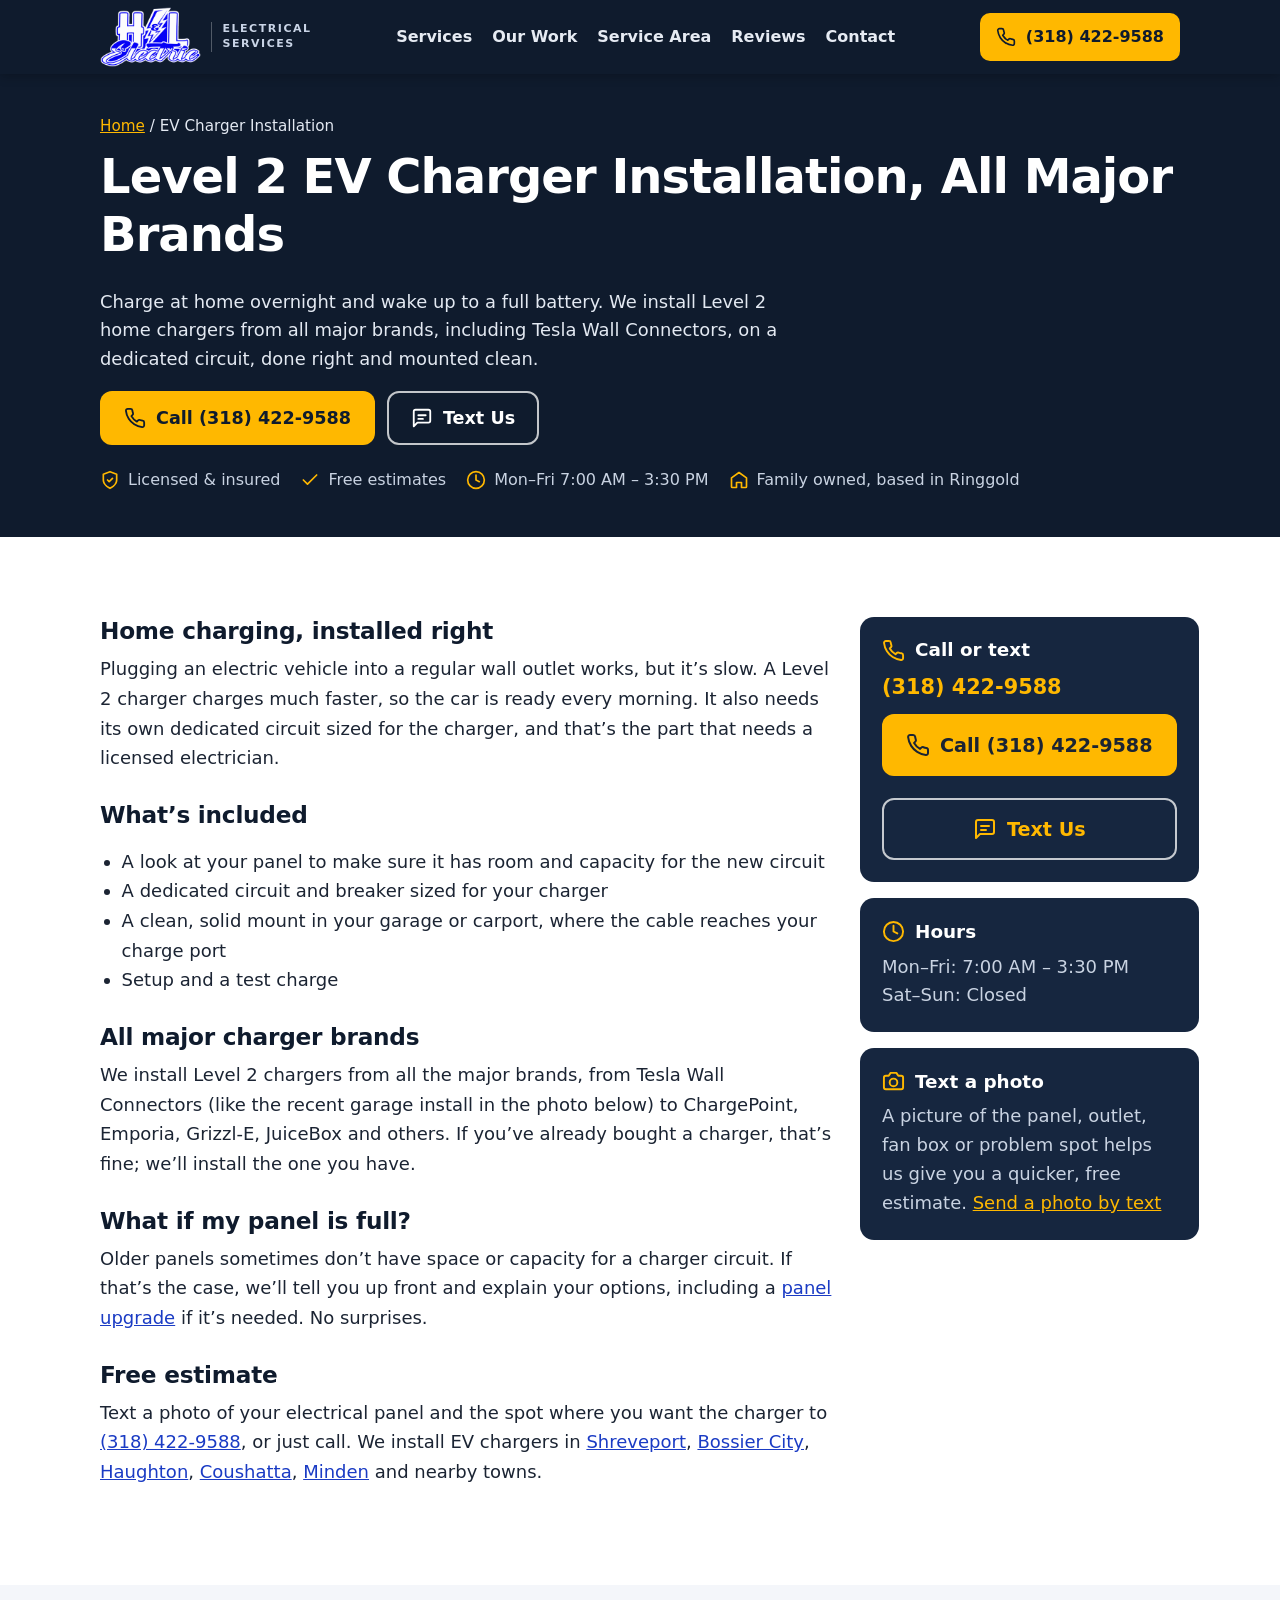
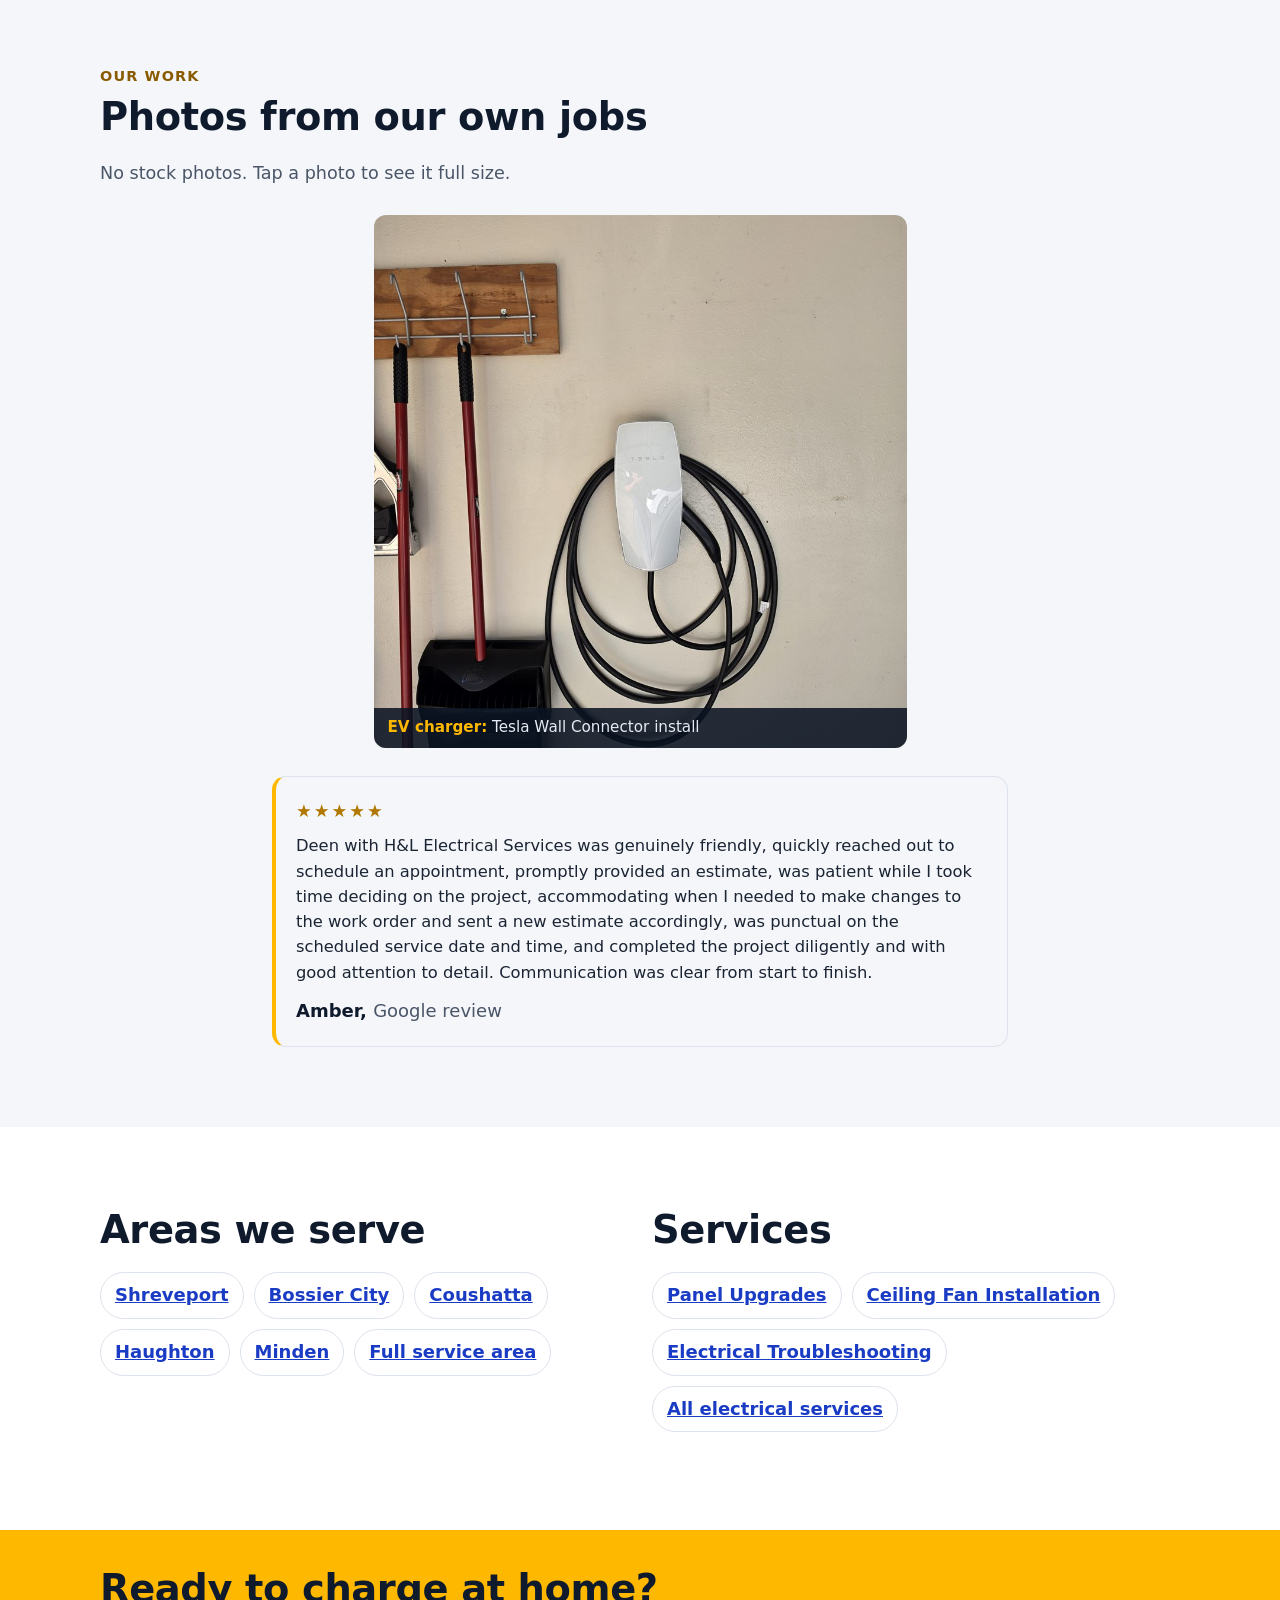
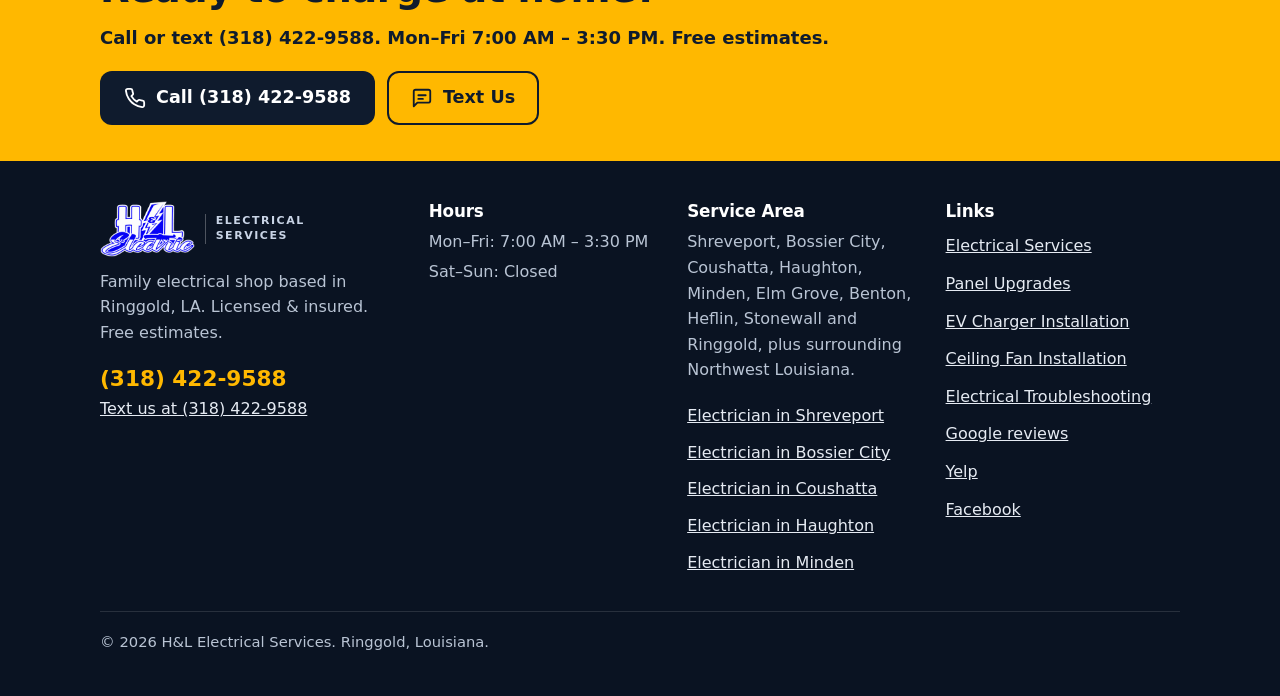
<file: ev-charger-installation/index.html>
<!doctype html>
<html lang="en">
<head>
<meta charset="utf-8">
<meta name="viewport" content="width=device-width, initial-scale=1">
<title>Level 2 EV Charger Installation, All Brands | Shreveport-Bossier</title>
<meta name="description" content="Level 2 home EV charger installation for Tesla and all major brands, on a dedicated circuit. Licensed &amp; insured, serving Shreveport, Bossier City &amp; Coushatta. Free estimates: (318) 422-9588.">
<link rel="canonical" href="https://hlelectricalservice.com/ev-charger-installation/">
<meta name="theme-color" content="#0f1b2d">
<link rel="icon" href="../favicon.svg" type="image/svg+xml">
<link rel="apple-touch-icon" href="../apple-touch-icon.png">
<meta property="og:type" content="website">
<meta property="og:site_name" content="H&amp;L Electrical Services">
<meta property="og:locale" content="en_US">
<meta property="og:title" content="Level 2 EV Charger Installation, All Brands | Shreveport-Bossier">
<meta property="og:description" content="Level 2 home EV charger installation for Tesla and all major brands, on a dedicated circuit. Licensed &amp; insured, serving Shreveport, Bossier City &amp; Coushatta. Free estimates: (318) 422-9588.">
<meta property="og:url" content="https://hlelectricalservice.com/ev-charger-installation/">
<meta property="og:image" content="https://hlelectricalservice.com/img/og-sunroom-lighting.jpg">
<meta property="og:image:width" content="1200">
<meta property="og:image:height" content="630">
<meta property="og:image:alt" content="Sunroom lighting by H&amp;L Electrical Services: recessed LED lights and a quatrefoil pendant chandelier in a stained wood ceiling, with a lantern sconce on green shiplap">
<meta name="twitter:card" content="summary_large_image">
<link rel="stylesheet" href="../styles.css">
<script type="application/ld+json">
{
  "@context": "https://schema.org",
  "@graph": [
    {
      "@type": "Electrician",
      "@id": "https://hlelectricalservice.com/#business",
      "name": "H&L Electrical Services",
      "url": "https://hlelectricalservice.com/",
      "telephone": "+1-318-422-9588",
      "image": "https://hlelectricalservice.com/img/og-sunroom-lighting.jpg",
      "address": {
        "@type": "PostalAddress",
        "addressLocality": "Ringgold",
        "addressRegion": "LA",
        "addressCountry": "US"
      },
      "openingHoursSpecification": [
        {
          "@type": "OpeningHoursSpecification",
          "dayOfWeek": [
            "Monday",
            "Tuesday",
            "Wednesday",
            "Thursday",
            "Friday"
          ],
          "opens": "07:00",
          "closes": "15:30"
        }
      ],
      "areaServed": [
        {
          "@type": "City",
          "name": "Shreveport, LA"
        },
        {
          "@type": "City",
          "name": "Bossier City, LA"
        },
        {
          "@type": "City",
          "name": "Coushatta, LA"
        },
        {
          "@type": "City",
          "name": "Haughton, LA"
        },
        {
          "@type": "City",
          "name": "Minden, LA"
        },
        {
          "@type": "City",
          "name": "Elm Grove, LA"
        },
        {
          "@type": "City",
          "name": "Benton, LA"
        },
        {
          "@type": "City",
          "name": "Heflin, LA"
        },
        {
          "@type": "City",
          "name": "Stonewall, LA"
        },
        {
          "@type": "City",
          "name": "Ringgold, LA"
        },
        {
          "@type": "AdministrativeArea",
          "name": "Northwest Louisiana"
        }
      ],
      "sameAs": [
        "https://www.facebook.com/61559461616417",
        "https://www.yelp.com/biz/qieBR1wpQ4EQdDz_W6c1lA"
      ]
    },
    {
      "@type": "Service",
      "name": "EV charger installation",
      "serviceType": "EV charger installation",
      "url": "https://hlelectricalservice.com/ev-charger-installation/",
      "provider": {
        "@id": "https://hlelectricalservice.com/#business"
      },
      "areaServed": [
        {
          "@type": "City",
          "name": "Shreveport, LA"
        },
        {
          "@type": "City",
          "name": "Bossier City, LA"
        },
        {
          "@type": "City",
          "name": "Coushatta, LA"
        },
        {
          "@type": "City",
          "name": "Haughton, LA"
        },
        {
          "@type": "City",
          "name": "Minden, LA"
        },
        {
          "@type": "City",
          "name": "Elm Grove, LA"
        },
        {
          "@type": "City",
          "name": "Benton, LA"
        },
        {
          "@type": "City",
          "name": "Heflin, LA"
        },
        {
          "@type": "City",
          "name": "Stonewall, LA"
        },
        {
          "@type": "City",
          "name": "Ringgold, LA"
        }
      ]
    },
    {
      "@type": "BreadcrumbList",
      "itemListElement": [
        {
          "@type": "ListItem",
          "position": 1,
          "name": "Home",
          "item": "https://hlelectricalservice.com/"
        },
        {
          "@type": "ListItem",
          "position": 2,
          "name": "EV Charger Installation",
          "item": "https://hlelectricalservice.com/ev-charger-installation/"
        }
      ]
    }
  ]
}
</script>
</head>
<body>
<a class="skip" href="#main">Skip to content</a>
<svg xmlns="http://www.w3.org/2000/svg" style="display:none" aria-hidden="true">
  <symbol id="i-phone" viewBox="0 0 24 24"><path d="M22 16.92v3a2 2 0 0 1-2.18 2 19.79 19.79 0 0 1-8.63-3.07 19.5 19.5 0 0 1-6-6 19.79 19.79 0 0 1-3.07-8.67A2 2 0 0 1 4.11 2h3a2 2 0 0 1 2 1.72c.13.96.36 1.9.7 2.81a2 2 0 0 1-.45 2.11L8.09 9.91a16 16 0 0 0 6 6l1.27-1.27a2 2 0 0 1 2.11-.45c.91.34 1.85.57 2.81.7A2 2 0 0 1 22 16.92z"/></symbol>
  <symbol id="i-text" viewBox="0 0 24 24"><path d="M21 15a2 2 0 0 1-2 2H7l-4 4V5a2 2 0 0 1 2-2h14a2 2 0 0 1 2 2z"/><path d="M8 9h8M8 13h5"/></symbol>
  <symbol id="i-bolt" viewBox="0 0 24 24"><path d="M13 2 4 14h7l-2 8 11-13h-7l2-7z"/></symbol>
  <symbol id="i-outlet" viewBox="0 0 24 24"><rect x="4" y="3" width="16" height="18" rx="3"/><path d="M9.5 8v3M14.5 8v3M10.5 17v-1a1.5 1.5 0 0 1 3 0v1z"/></symbol>
  <symbol id="i-breaker" viewBox="0 0 24 24"><rect x="4" y="2" width="16" height="20" rx="2"/><path d="M8 6h3v4H8zM13 6h3v4h-3zM8 14h3v4H8zM13 14h3v4h-3z"/></symbol>
  <symbol id="i-fan" viewBox="0 0 24 24"><circle cx="12" cy="12" r="2"/><g id="blade"><path d="M13.7 10.6C15 7.5 17.6 4.6 19.6 5.5c1.9.9.1 4.6-4.2 6.2"/></g><use href="#blade" transform="rotate(120 12 12)"/><use href="#blade" transform="rotate(240 12 12)"/></symbol>
  <symbol id="i-bulb" viewBox="0 0 24 24"><path d="M9 18h6M10 22h4M12 2a7 7 0 0 0-4 12.7V17h8v-2.3A7 7 0 0 0 12 2z"/></symbol>
  <symbol id="i-wrench" viewBox="0 0 24 24"><path d="M14.7 6.3a1 1 0 0 0 0 1.4l1.6 1.6a1 1 0 0 0 1.4 0l3.77-3.77a6 6 0 0 1-7.94 7.94l-6.91 6.91a2.12 2.12 0 0 1-3-3l6.91-6.91a6 6 0 0 1 7.94-7.94l-3.76 3.76z"/></symbol>
  <symbol id="i-clipboard" viewBox="0 0 24 24"><path d="M16 4h2a2 2 0 0 1 2 2v14a2 2 0 0 1-2 2H6a2 2 0 0 1-2-2V6a2 2 0 0 1 2-2h2"/><rect x="8" y="2" width="8" height="4" rx="1"/><path d="m9 14 2 2 4-4"/></symbol>
  <symbol id="i-panel" viewBox="0 0 24 24"><rect x="4" y="2" width="16" height="20" rx="2"/><path d="M12 6v12M8 7h2M8 11h2M8 15h2M14 7h2M14 11h2M14 15h2"/></symbol>
  <symbol id="i-generator" viewBox="0 0 24 24"><rect x="2" y="6" width="20" height="13" rx="2"/><path d="M6 19v2M18 19v2M7 3h10M12 3v3"/><path d="m13 9-3 4h4l-3 4"/></symbol>
  <symbol id="i-check" viewBox="0 0 24 24"><path d="M20 6 9 17l-5-5"/></symbol>
  <symbol id="i-pin" viewBox="0 0 24 24"><path d="M20 10c0 6-8 12-8 12s-8-6-8-12a8 8 0 0 1 16 0z"/><circle cx="12" cy="10" r="3"/></symbol>
  <symbol id="i-clock" viewBox="0 0 24 24"><circle cx="12" cy="12" r="10"/><path d="M12 6v6l4 2"/></symbol>
  <symbol id="i-home" viewBox="0 0 24 24"><path d="M3 9.5 12 3l9 6.5V20a1 1 0 0 1-1 1h-5v-6H9v6H4a1 1 0 0 1-1-1z"/></symbol>
  <symbol id="i-tag" viewBox="0 0 24 24"><path d="M20.59 13.41 13.42 20.58a2 2 0 0 1-2.83 0L2 12V2h10l8.59 8.59a2 2 0 0 1 0 2.82z"/><circle cx="7" cy="7" r="1.5"/></symbol>
  <symbol id="i-sparkle" viewBox="0 0 24 24"><path d="M11 3l1.9 5.1L18 10l-5.1 1.9L11 17l-1.9-5.1L4 10l5.1-1.9zM19 15l.8 2 2 .8-2 .8-.8 2-.8-2-2-.8 2-.8z"/></symbol>
  <symbol id="i-thumb" viewBox="0 0 24 24"><path d="M7 10v11H4a1 1 0 0 1-1-1v-9a1 1 0 0 1 1-1zM7 10l4-8a3 3 0 0 1 3 3v4h5.5a2 2 0 0 1 2 2.3l-1.4 8a2 2 0 0 1-2 1.7H7"/></symbol>
  <symbol id="i-camera" viewBox="0 0 24 24"><path d="M22 18a2 2 0 0 1-2 2H4a2 2 0 0 1-2-2V8a2 2 0 0 1 2-2h3l2-3h6l2 3h3a2 2 0 0 1 2 2z"/><circle cx="12" cy="13" r="4"/></symbol>
  <symbol id="i-ev" viewBox="0 0 24 24"><path d="M9 2v5M15 2v5M6 7h12v4a6 6 0 0 1-12 0zM12 17v5"/></symbol>
  <symbol id="i-ledpanel" viewBox="0 0 24 24"><rect x="3" y="4" width="18" height="12" rx="1"/><path d="M7 20l1-2M12 21v-3M17 20l-1-2"/></symbol>
  <symbol id="i-underground" viewBox="0 0 24 24"><path d="M2 12h20"/><rect x="8" y="5" width="8" height="7" rx="1"/><path d="M12 12v4a3 3 0 0 0 3 3h7M4 16h2M4 20h4" stroke-dasharray="2 2"/></symbol>
  <symbol id="i-bath" viewBox="0 0 24 24"><path d="M3 12h18v2a6 6 0 0 1-6 6H9a6 6 0 0 1-6-6zM6 12V5a2 2 0 0 1 4 0M7 20l-1 2M17 20l1 2"/></symbol>
  <symbol id="i-meter" viewBox="0 0 24 24"><circle cx="12" cy="13" r="8"/><path d="M12 13l4-4M12 2v3M8 17h8"/></symbol>
  <symbol id="i-shield" viewBox="0 0 24 24"><path d="M12 22s8-4 8-10V5l-8-3-8 3v7c0 6 8 10 8 10z"/><path d="m9 12 2 2 4-4"/></symbol>
  <symbol id="i-quote" viewBox="0 0 24 24"><path d="M3 20c3 0 6-2 6-7V5H3v7h4c0 3-1 5-4 5zM14 20c3 0 6-2 6-7V5h-6v7h4c0 3-1 5-4 5z"/></symbol>
  <symbol id="i-arrow" viewBox="0 0 24 24"><path d="M5 12h14M13 5l7 7-7 7"/></symbol>
</svg>
<header class="site-header">
  <div class="wrap">
    <a class="brand" href="../" aria-label="H&amp;L Electrical Services home">
      <img class="brand-logo" src="../img/hl-electric-logo-reverse.png" width="95" height="56" alt="H&amp;L Electric logo">
      <span class="brand-tag">Electrical<br>Services</span>
    </a>
    <nav class="nav" aria-label="Main">
      <a href="../services/">Services</a>
      <a href="../#work">Our Work</a>
      <a href="../#area">Service Area</a>
      <a href="../#reviews">Reviews</a>
      <a href="../#contact">Contact</a>
    </nav>
    <a class="btn btn-call btn-sm header-call" href="tel:+13184229588" aria-label="Call (318) 422-9588"><svg class="icon" aria-hidden="true"><use href="#i-phone"/></svg><span class="call-long">(318) 422-9588</span><span class="call-short">Call Now</span></a>
  </div>
</header>

<main id="main">
<section class="page-hero">
  <div class="wrap">
    <p class="crumbs"><a href="../">Home</a> / EV Charger Installation</p>
    <h1>Level 2 EV Charger Installation, All Major Brands</h1>
    <p class="lead">Charge at home overnight and wake up to a full battery. We install Level 2 home chargers from all major brands, including Tesla Wall Connectors, on a dedicated circuit, done right and mounted clean.</p>
    <div class="btn-row">
      <a class="btn btn-call" href="tel:+13184229588"><svg class="icon" aria-hidden="true"><use href="#i-phone"/></svg>Call (318) 422-9588</a>
        <a class="btn btn-text" href="sms:+13184229588"><svg class="icon" aria-hidden="true"><use href="#i-text"/></svg>Text Us</a>
    </div>
    <div class="hero-meta">
      <span><svg class="icon" aria-hidden="true"><use href="#i-shield"/></svg>Licensed &amp; insured</span>
      <span><svg class="icon" aria-hidden="true"><use href="#i-check"/></svg>Free estimates</span>
      <span><svg class="icon" aria-hidden="true"><use href="#i-clock"/></svg>Mon&ndash;Fri 7:00 AM &ndash; 3:30 PM</span>
      <span><svg class="icon" aria-hidden="true"><use href="#i-home"/></svg>Family owned, based in Ringgold</span>
    </div>
  </div>
</section>
<section class="section">
  <div class="wrap seo-grid">
    <article class="prose">
<h2>Home charging, installed right</h2>
<p>Plugging an electric vehicle into a regular wall outlet works, but it&rsquo;s slow. A Level 2 charger charges much faster, so the car is ready every morning. It also needs its own dedicated circuit sized for the charger, and that&rsquo;s the part that needs a licensed electrician.</p>
<h2>What&rsquo;s included</h2>
<ul>
<li>A look at your panel to make sure it has room and capacity for the new circuit</li>
<li>A dedicated circuit and breaker sized for your charger</li>
<li>A clean, solid mount in your garage or carport, where the cable reaches your charge port</li>
<li>Setup and a test charge</li>
</ul>
<h2>All major charger brands</h2>
<p>We install Level 2 chargers from all the major brands, from Tesla Wall Connectors (like the recent garage install in the photo below) to ChargePoint, Emporia, Grizzl-E, JuiceBox and others. If you&rsquo;ve already bought a charger, that&rsquo;s fine; we&rsquo;ll install the one you have.</p>
<h2>What if my panel is full?</h2>
<p>Older panels sometimes don&rsquo;t have space or capacity for a charger circuit. If that&rsquo;s the case, we&rsquo;ll tell you up front and explain your options, including a <a href="../panel-upgrades/">panel upgrade</a> if it&rsquo;s needed. No surprises.</p>
<h2>Free estimate</h2>
<p>Text a photo of your electrical panel and the spot where you want the charger to <a href="sms:+13184229588">(318) 422-9588</a>, or just call. We install EV chargers in <a href="../electrician-shreveport/">Shreveport</a>, <a href="../electrician-bossier-city/">Bossier City</a>, <a href="../electrician-haughton/">Haughton</a>, <a href="../electrician-coushatta/">Coushatta</a>, <a href="../electrician-minden/">Minden</a> and nearby towns.</p>
    </article>
    <aside class="seo-side">
      <div class="info-block"><h3><svg class="icon" aria-hidden="true"><use href="#i-phone"/></svg>Call or text</h3><p><a class="foot-phone" href="tel:+13184229588">(318) 422-9588</a></p><div class="contact-actions"><a class="btn btn-call" href="tel:+13184229588"><svg class="icon" aria-hidden="true"><use href="#i-phone"/></svg>Call (318) 422-9588</a>
        <a class="btn btn-text" href="sms:+13184229588"><svg class="icon" aria-hidden="true"><use href="#i-text"/></svg>Text Us</a></div></div>
      <div class="info-block"><h3><svg class="icon" aria-hidden="true"><use href="#i-clock"/></svg>Hours</h3><p>Mon&ndash;Fri: 7:00 AM &ndash; 3:30 PM<br>Sat&ndash;Sun: Closed</p></div>
      <div class="info-block"><h3><svg class="icon" aria-hidden="true"><use href="#i-camera"/></svg>Text a photo</h3><p>A picture of the panel, outlet, fan box or problem spot helps us give you a quicker, free estimate. <a href="sms:+13184229588">Send a photo by text</a></p></div>
    </aside>
  </div>
</section>
<section class="section section-soft">
  <div class="wrap">
    <div class="section-head"><span class="kicker">Our work</span><h2>Photos from our own jobs</h2><p>No stock photos. Tap a photo to see it full size.</p></div>
    <ul class="gallery gallery-more n1">
      <li class="tile sq"><figure><a href="../img/tesla-wall-connector-install-1200.jpg"><picture><img src="../img/tesla-wall-connector-install-1200.jpg" width="900" height="1200" alt="White Tesla Wall Connector EV charger mounted on a garage wall with the cable coiled around it" decoding="async"></picture></a><figcaption><b>EV charger:</b> Tesla Wall Connector install</figcaption></figure></li>
    </ul>
    <figure class="quote seo-quote"><div class="q-stars" role="img" aria-label="5 out of 5 stars">&#9733;&#9733;&#9733;&#9733;&#9733;</div><blockquote><p>Deen with H&amp;L Electrical Services was genuinely friendly, quickly reached out to schedule an appointment, promptly provided an estimate, was patient while I took time deciding on the project, accommodating when I needed to make changes to the work order and sent a new estimate accordingly, was punctual on the scheduled service date and time, and completed the project diligently and with good attention to detail. Communication was clear from start to finish.</p></blockquote><figcaption>Amber, <span>Google review</span></figcaption></figure>
  </div>
</section>
<section class="section">
  <div class="wrap seo-links">
    <div><h2>Areas we serve</h2><ul><li><a href="../electrician-shreveport/">Shreveport</a></li> <li><a href="../electrician-bossier-city/">Bossier City</a></li> <li><a href="../electrician-coushatta/">Coushatta</a></li> <li><a href="../electrician-haughton/">Haughton</a></li> <li><a href="../electrician-minden/">Minden</a></li><li><a href="../#area">Full service area</a></li></ul></div>
    <div><h2>Services</h2><ul><li><a href="../panel-upgrades/">Panel Upgrades</a></li> <li><a href="../ceiling-fan-installation/">Ceiling Fan Installation</a></li> <li><a href="../electrical-troubleshooting/">Electrical Troubleshooting</a></li><li><a href="../services/">All electrical services</a></li></ul></div>
  </div>
</section>

<section class="cta-band">
  <div class="wrap">
    <h2>Ready to charge at home?</h2>
    <p>Call or text (318) 422-9588. Mon&ndash;Fri 7:00 AM &ndash; 3:30 PM. Free estimates.</p>
    <div class="btn-row">
      <a class="btn btn-dark" href="tel:+13184229588"><svg class="icon" aria-hidden="true"><use href="#i-phone"/></svg>Call (318) 422-9588</a>
      <a class="btn btn-text" href="sms:+13184229588"><svg class="icon" aria-hidden="true"><use href="#i-text"/></svg>Text Us</a>
    </div>
  </div>
</section>
</main>

<footer class="site-footer">
  <div class="wrap">
    <div class="foot-grid">
      <div>
        <p class="foot-logo"><img src="../img/hl-electric-logo-reverse.png" width="95" height="56" alt="H&amp;L Electric logo" loading="lazy"><span class="brand-tag">Electrical<br>Services</span></p>
        <p>Family electrical shop based in Ringgold, LA. Licensed &amp; insured. Free estimates.</p>
        <p><a class="foot-phone" href="tel:+13184229588">(318) 422-9588</a><br><a href="sms:+13184229588">Text us at (318) 422-9588</a></p>
      </div>
      <div>
        <h2>Hours</h2>
        <ul><li>Mon&ndash;Fri: 7:00 AM &ndash; 3:30 PM</li><li>Sat&ndash;Sun: Closed</li></ul>
      </div>
      <div>
        <h2>Service Area</h2>
        <p>Shreveport, Bossier City, Coushatta, Haughton, Minden, Elm Grove, Benton, Heflin, Stonewall and Ringgold, plus surrounding Northwest Louisiana.</p>
        <ul class="foot-towns"><li><a href="../electrician-shreveport/">Electrician in Shreveport</a></li><li><a href="../electrician-bossier-city/">Electrician in Bossier City</a></li><li><a href="../electrician-coushatta/">Electrician in Coushatta</a></li><li><a href="../electrician-haughton/">Electrician in Haughton</a></li><li><a href="../electrician-minden/">Electrician in Minden</a></li></ul>
      </div>
      <div>
        <h2>Links</h2>
        <ul>
          <li><a href="../services/">Electrical Services</a></li>
          <li><a href="../panel-upgrades/">Panel Upgrades</a></li>
          <li><a href="../ev-charger-installation/">EV Charger Installation</a></li>
          <li><a href="../ceiling-fan-installation/">Ceiling Fan Installation</a></li>
          <li><a href="../electrical-troubleshooting/">Electrical Troubleshooting</a></li>
          <li><a href="https://www.google.com/search?q=H%26L+Electrical+services+Ringgold+LA">Google reviews</a></li>
          <li><a href="https://www.yelp.com/biz/qieBR1wpQ4EQdDz_W6c1lA">Yelp</a></li>
          <li><a href="https://www.facebook.com/61559461616417">Facebook</a></li>
        </ul>
      </div>
    </div>
    <p class="copy">&copy; 2026 H&amp;L Electrical Services. Ringgold, Louisiana.</p>
  </div>
</footer>
</body>
</html>
</file>
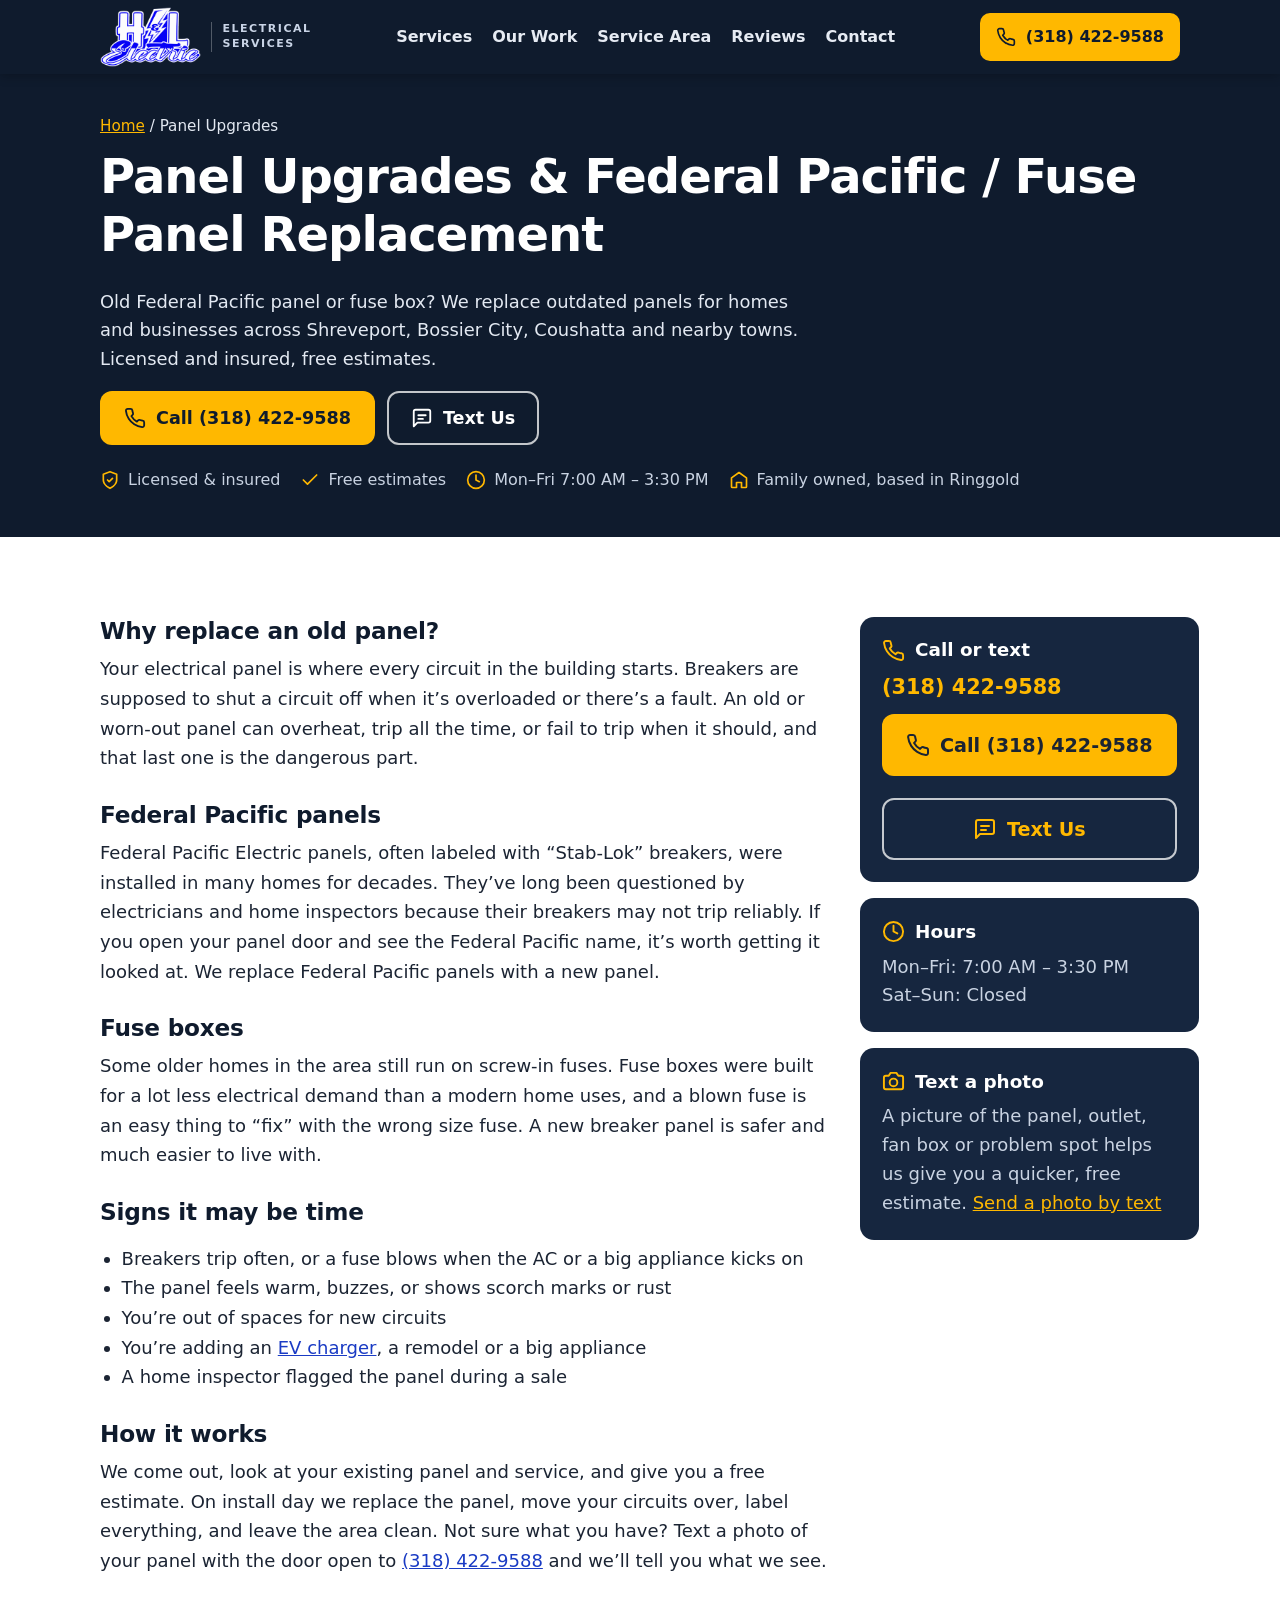
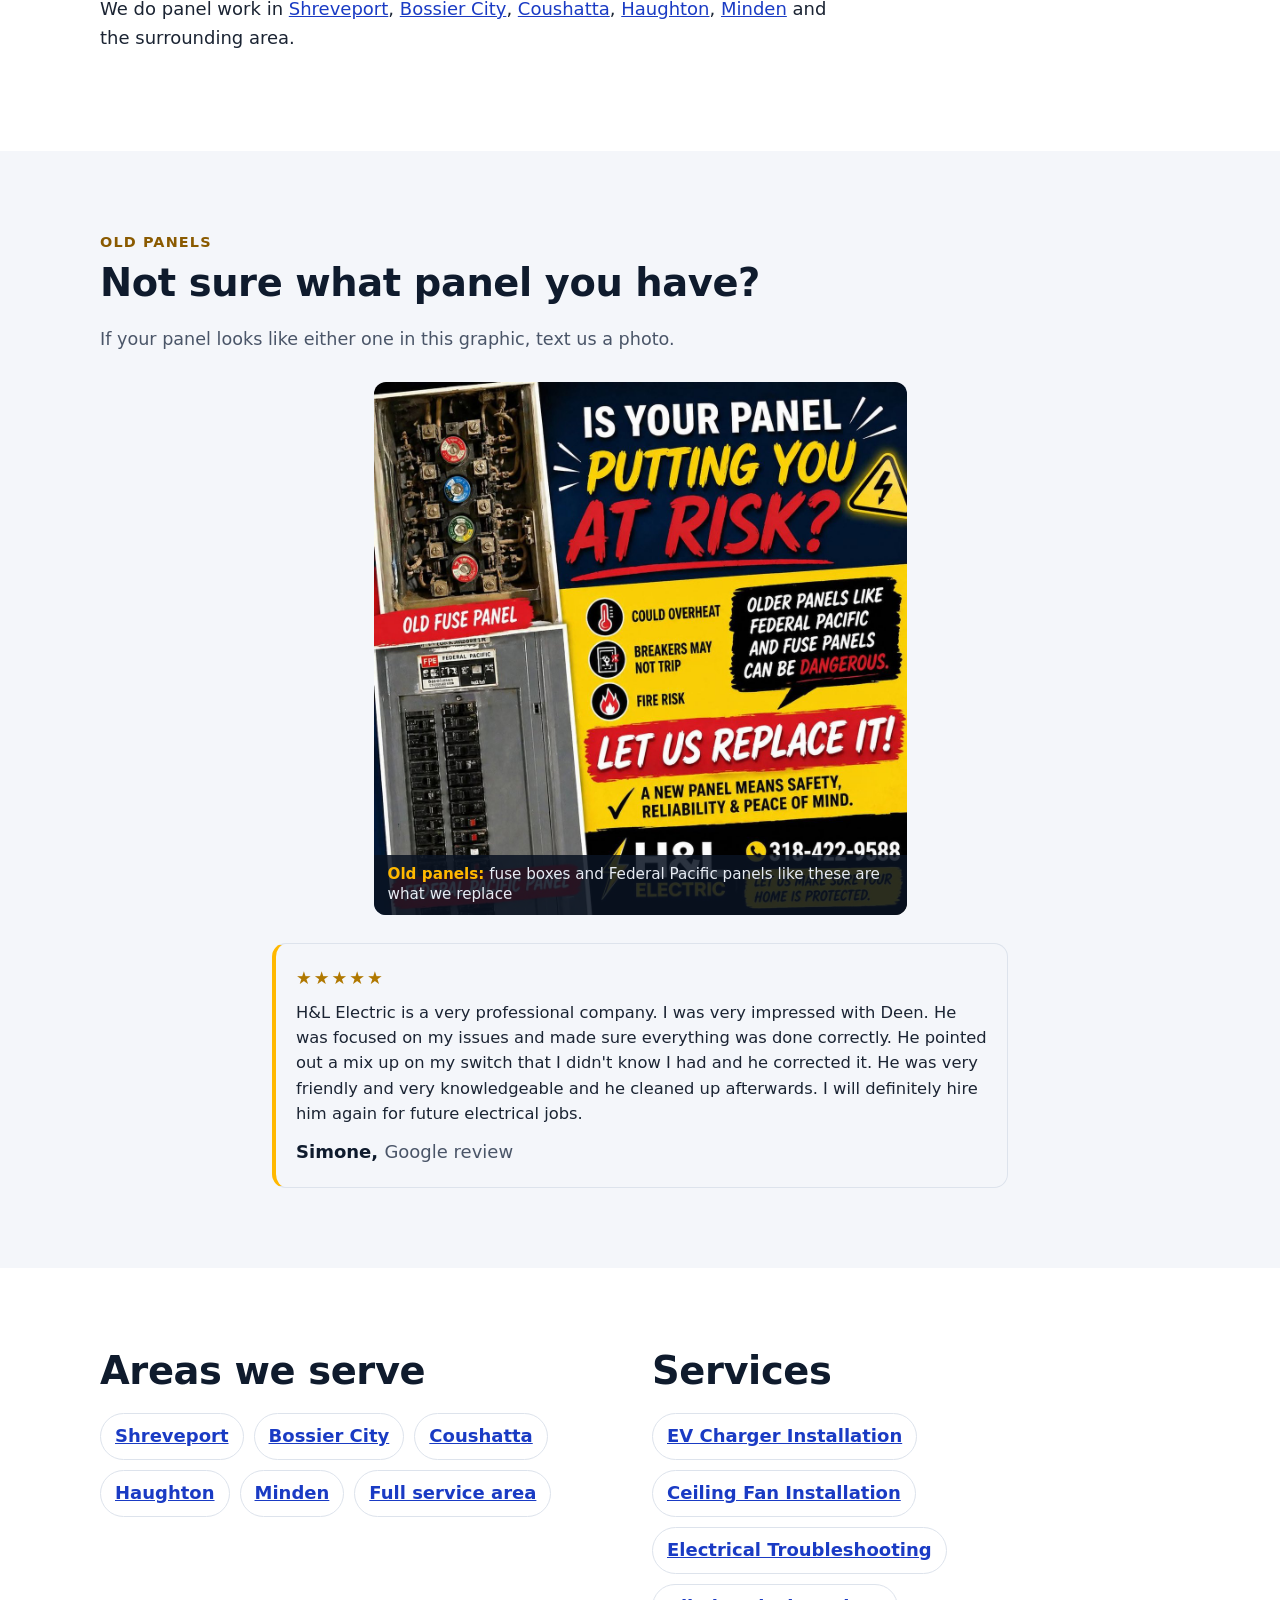
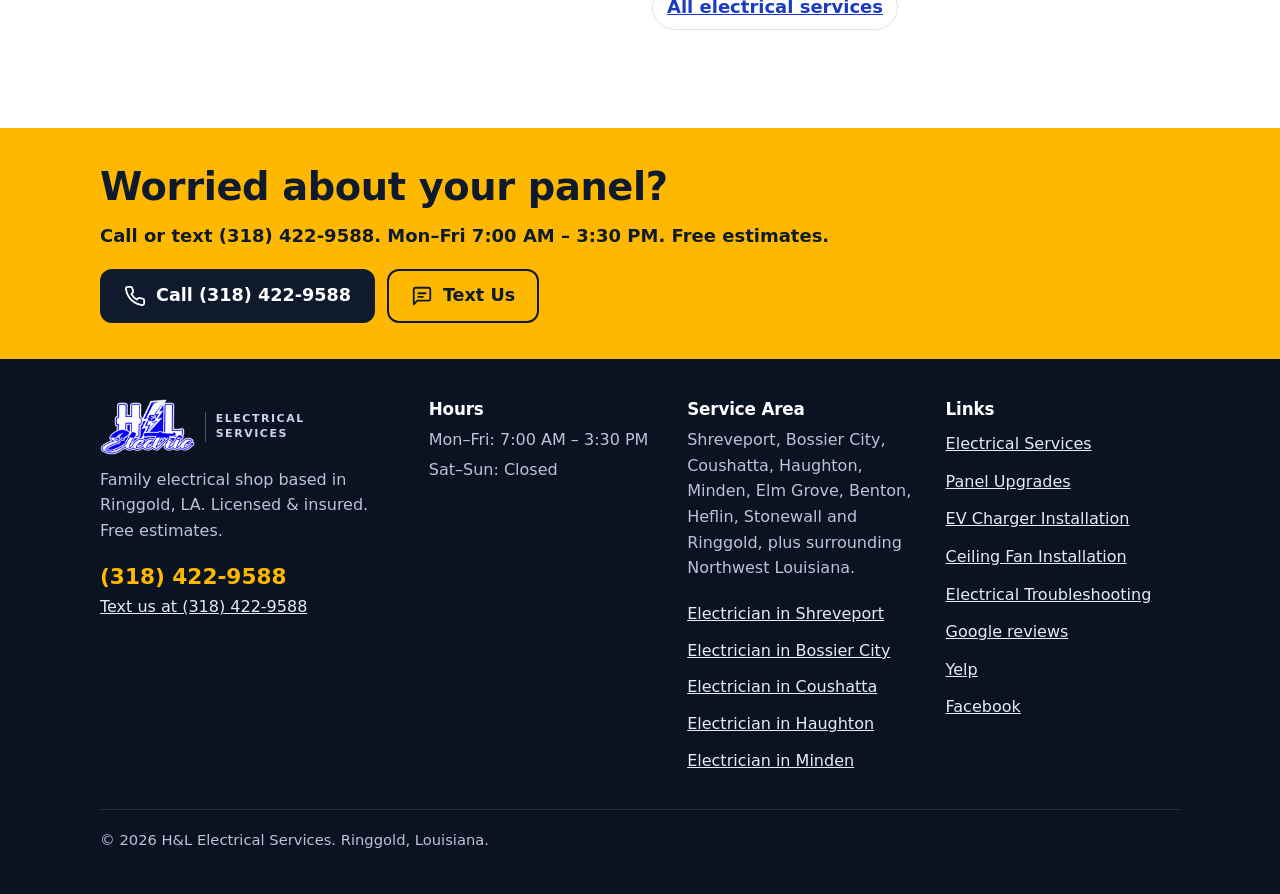
<file: panel-upgrades/index.html>
<!doctype html>
<html lang="en">
<head>
<meta charset="utf-8">
<meta name="viewport" content="width=device-width, initial-scale=1">
<title>Panel Upgrades &amp; Federal Pacific Replacement | Shreveport-Bossier</title>
<meta name="description" content="Replace an old Federal Pacific panel or fuse box. Licensed &amp; insured panel upgrades in Shreveport, Bossier City, Coushatta &amp; NW Louisiana. Free estimates: (318) 422-9588.">
<link rel="canonical" href="https://hlelectricalservice.com/panel-upgrades/">
<meta name="theme-color" content="#0f1b2d">
<link rel="icon" href="../favicon.svg" type="image/svg+xml">
<link rel="apple-touch-icon" href="../apple-touch-icon.png">
<meta property="og:type" content="website">
<meta property="og:site_name" content="H&amp;L Electrical Services">
<meta property="og:locale" content="en_US">
<meta property="og:title" content="Panel Upgrades &amp; Federal Pacific Replacement | Shreveport-Bossier">
<meta property="og:description" content="Replace an old Federal Pacific panel or fuse box. Licensed &amp; insured panel upgrades in Shreveport, Bossier City, Coushatta &amp; NW Louisiana. Free estimates: (318) 422-9588.">
<meta property="og:url" content="https://hlelectricalservice.com/panel-upgrades/">
<meta property="og:image" content="https://hlelectricalservice.com/img/og-sunroom-lighting.jpg">
<meta property="og:image:width" content="1200">
<meta property="og:image:height" content="630">
<meta property="og:image:alt" content="Sunroom lighting by H&amp;L Electrical Services: recessed LED lights and a quatrefoil pendant chandelier in a stained wood ceiling, with a lantern sconce on green shiplap">
<meta name="twitter:card" content="summary_large_image">
<link rel="stylesheet" href="../styles.css">
<script type="application/ld+json">
{
  "@context": "https://schema.org",
  "@graph": [
    {
      "@type": "Electrician",
      "@id": "https://hlelectricalservice.com/#business",
      "name": "H&L Electrical Services",
      "url": "https://hlelectricalservice.com/",
      "telephone": "+1-318-422-9588",
      "image": "https://hlelectricalservice.com/img/og-sunroom-lighting.jpg",
      "address": {
        "@type": "PostalAddress",
        "addressLocality": "Ringgold",
        "addressRegion": "LA",
        "addressCountry": "US"
      },
      "openingHoursSpecification": [
        {
          "@type": "OpeningHoursSpecification",
          "dayOfWeek": [
            "Monday",
            "Tuesday",
            "Wednesday",
            "Thursday",
            "Friday"
          ],
          "opens": "07:00",
          "closes": "15:30"
        }
      ],
      "areaServed": [
        {
          "@type": "City",
          "name": "Shreveport, LA"
        },
        {
          "@type": "City",
          "name": "Bossier City, LA"
        },
        {
          "@type": "City",
          "name": "Coushatta, LA"
        },
        {
          "@type": "City",
          "name": "Haughton, LA"
        },
        {
          "@type": "City",
          "name": "Minden, LA"
        },
        {
          "@type": "City",
          "name": "Elm Grove, LA"
        },
        {
          "@type": "City",
          "name": "Benton, LA"
        },
        {
          "@type": "City",
          "name": "Heflin, LA"
        },
        {
          "@type": "City",
          "name": "Stonewall, LA"
        },
        {
          "@type": "City",
          "name": "Ringgold, LA"
        },
        {
          "@type": "AdministrativeArea",
          "name": "Northwest Louisiana"
        }
      ],
      "sameAs": [
        "https://www.facebook.com/61559461616417",
        "https://www.yelp.com/biz/qieBR1wpQ4EQdDz_W6c1lA"
      ]
    },
    {
      "@type": "Service",
      "name": "Electrical panel upgrade and Federal Pacific / fuse panel replacement",
      "serviceType": "Electrical panel upgrade and Federal Pacific / fuse panel replacement",
      "url": "https://hlelectricalservice.com/panel-upgrades/",
      "provider": {
        "@id": "https://hlelectricalservice.com/#business"
      },
      "areaServed": [
        {
          "@type": "City",
          "name": "Shreveport, LA"
        },
        {
          "@type": "City",
          "name": "Bossier City, LA"
        },
        {
          "@type": "City",
          "name": "Coushatta, LA"
        },
        {
          "@type": "City",
          "name": "Haughton, LA"
        },
        {
          "@type": "City",
          "name": "Minden, LA"
        },
        {
          "@type": "City",
          "name": "Elm Grove, LA"
        },
        {
          "@type": "City",
          "name": "Benton, LA"
        },
        {
          "@type": "City",
          "name": "Heflin, LA"
        },
        {
          "@type": "City",
          "name": "Stonewall, LA"
        },
        {
          "@type": "City",
          "name": "Ringgold, LA"
        }
      ]
    },
    {
      "@type": "BreadcrumbList",
      "itemListElement": [
        {
          "@type": "ListItem",
          "position": 1,
          "name": "Home",
          "item": "https://hlelectricalservice.com/"
        },
        {
          "@type": "ListItem",
          "position": 2,
          "name": "Panel Upgrades",
          "item": "https://hlelectricalservice.com/panel-upgrades/"
        }
      ]
    }
  ]
}
</script>
</head>
<body>
<a class="skip" href="#main">Skip to content</a>
<svg xmlns="http://www.w3.org/2000/svg" style="display:none" aria-hidden="true">
  <symbol id="i-phone" viewBox="0 0 24 24"><path d="M22 16.92v3a2 2 0 0 1-2.18 2 19.79 19.79 0 0 1-8.63-3.07 19.5 19.5 0 0 1-6-6 19.79 19.79 0 0 1-3.07-8.67A2 2 0 0 1 4.11 2h3a2 2 0 0 1 2 1.72c.13.96.36 1.9.7 2.81a2 2 0 0 1-.45 2.11L8.09 9.91a16 16 0 0 0 6 6l1.27-1.27a2 2 0 0 1 2.11-.45c.91.34 1.85.57 2.81.7A2 2 0 0 1 22 16.92z"/></symbol>
  <symbol id="i-text" viewBox="0 0 24 24"><path d="M21 15a2 2 0 0 1-2 2H7l-4 4V5a2 2 0 0 1 2-2h14a2 2 0 0 1 2 2z"/><path d="M8 9h8M8 13h5"/></symbol>
  <symbol id="i-bolt" viewBox="0 0 24 24"><path d="M13 2 4 14h7l-2 8 11-13h-7l2-7z"/></symbol>
  <symbol id="i-outlet" viewBox="0 0 24 24"><rect x="4" y="3" width="16" height="18" rx="3"/><path d="M9.5 8v3M14.5 8v3M10.5 17v-1a1.5 1.5 0 0 1 3 0v1z"/></symbol>
  <symbol id="i-breaker" viewBox="0 0 24 24"><rect x="4" y="2" width="16" height="20" rx="2"/><path d="M8 6h3v4H8zM13 6h3v4h-3zM8 14h3v4H8zM13 14h3v4h-3z"/></symbol>
  <symbol id="i-fan" viewBox="0 0 24 24"><circle cx="12" cy="12" r="2"/><g id="blade"><path d="M13.7 10.6C15 7.5 17.6 4.6 19.6 5.5c1.9.9.1 4.6-4.2 6.2"/></g><use href="#blade" transform="rotate(120 12 12)"/><use href="#blade" transform="rotate(240 12 12)"/></symbol>
  <symbol id="i-bulb" viewBox="0 0 24 24"><path d="M9 18h6M10 22h4M12 2a7 7 0 0 0-4 12.7V17h8v-2.3A7 7 0 0 0 12 2z"/></symbol>
  <symbol id="i-wrench" viewBox="0 0 24 24"><path d="M14.7 6.3a1 1 0 0 0 0 1.4l1.6 1.6a1 1 0 0 0 1.4 0l3.77-3.77a6 6 0 0 1-7.94 7.94l-6.91 6.91a2.12 2.12 0 0 1-3-3l6.91-6.91a6 6 0 0 1 7.94-7.94l-3.76 3.76z"/></symbol>
  <symbol id="i-clipboard" viewBox="0 0 24 24"><path d="M16 4h2a2 2 0 0 1 2 2v14a2 2 0 0 1-2 2H6a2 2 0 0 1-2-2V6a2 2 0 0 1 2-2h2"/><rect x="8" y="2" width="8" height="4" rx="1"/><path d="m9 14 2 2 4-4"/></symbol>
  <symbol id="i-panel" viewBox="0 0 24 24"><rect x="4" y="2" width="16" height="20" rx="2"/><path d="M12 6v12M8 7h2M8 11h2M8 15h2M14 7h2M14 11h2M14 15h2"/></symbol>
  <symbol id="i-generator" viewBox="0 0 24 24"><rect x="2" y="6" width="20" height="13" rx="2"/><path d="M6 19v2M18 19v2M7 3h10M12 3v3"/><path d="m13 9-3 4h4l-3 4"/></symbol>
  <symbol id="i-check" viewBox="0 0 24 24"><path d="M20 6 9 17l-5-5"/></symbol>
  <symbol id="i-pin" viewBox="0 0 24 24"><path d="M20 10c0 6-8 12-8 12s-8-6-8-12a8 8 0 0 1 16 0z"/><circle cx="12" cy="10" r="3"/></symbol>
  <symbol id="i-clock" viewBox="0 0 24 24"><circle cx="12" cy="12" r="10"/><path d="M12 6v6l4 2"/></symbol>
  <symbol id="i-home" viewBox="0 0 24 24"><path d="M3 9.5 12 3l9 6.5V20a1 1 0 0 1-1 1h-5v-6H9v6H4a1 1 0 0 1-1-1z"/></symbol>
  <symbol id="i-tag" viewBox="0 0 24 24"><path d="M20.59 13.41 13.42 20.58a2 2 0 0 1-2.83 0L2 12V2h10l8.59 8.59a2 2 0 0 1 0 2.82z"/><circle cx="7" cy="7" r="1.5"/></symbol>
  <symbol id="i-sparkle" viewBox="0 0 24 24"><path d="M11 3l1.9 5.1L18 10l-5.1 1.9L11 17l-1.9-5.1L4 10l5.1-1.9zM19 15l.8 2 2 .8-2 .8-.8 2-.8-2-2-.8 2-.8z"/></symbol>
  <symbol id="i-thumb" viewBox="0 0 24 24"><path d="M7 10v11H4a1 1 0 0 1-1-1v-9a1 1 0 0 1 1-1zM7 10l4-8a3 3 0 0 1 3 3v4h5.5a2 2 0 0 1 2 2.3l-1.4 8a2 2 0 0 1-2 1.7H7"/></symbol>
  <symbol id="i-camera" viewBox="0 0 24 24"><path d="M22 18a2 2 0 0 1-2 2H4a2 2 0 0 1-2-2V8a2 2 0 0 1 2-2h3l2-3h6l2 3h3a2 2 0 0 1 2 2z"/><circle cx="12" cy="13" r="4"/></symbol>
  <symbol id="i-ev" viewBox="0 0 24 24"><path d="M9 2v5M15 2v5M6 7h12v4a6 6 0 0 1-12 0zM12 17v5"/></symbol>
  <symbol id="i-ledpanel" viewBox="0 0 24 24"><rect x="3" y="4" width="18" height="12" rx="1"/><path d="M7 20l1-2M12 21v-3M17 20l-1-2"/></symbol>
  <symbol id="i-underground" viewBox="0 0 24 24"><path d="M2 12h20"/><rect x="8" y="5" width="8" height="7" rx="1"/><path d="M12 12v4a3 3 0 0 0 3 3h7M4 16h2M4 20h4" stroke-dasharray="2 2"/></symbol>
  <symbol id="i-bath" viewBox="0 0 24 24"><path d="M3 12h18v2a6 6 0 0 1-6 6H9a6 6 0 0 1-6-6zM6 12V5a2 2 0 0 1 4 0M7 20l-1 2M17 20l1 2"/></symbol>
  <symbol id="i-meter" viewBox="0 0 24 24"><circle cx="12" cy="13" r="8"/><path d="M12 13l4-4M12 2v3M8 17h8"/></symbol>
  <symbol id="i-shield" viewBox="0 0 24 24"><path d="M12 22s8-4 8-10V5l-8-3-8 3v7c0 6 8 10 8 10z"/><path d="m9 12 2 2 4-4"/></symbol>
  <symbol id="i-quote" viewBox="0 0 24 24"><path d="M3 20c3 0 6-2 6-7V5H3v7h4c0 3-1 5-4 5zM14 20c3 0 6-2 6-7V5h-6v7h4c0 3-1 5-4 5z"/></symbol>
  <symbol id="i-arrow" viewBox="0 0 24 24"><path d="M5 12h14M13 5l7 7-7 7"/></symbol>
</svg>
<header class="site-header">
  <div class="wrap">
    <a class="brand" href="../" aria-label="H&amp;L Electrical Services home">
      <img class="brand-logo" src="../img/hl-electric-logo-reverse.png" width="95" height="56" alt="H&amp;L Electric logo">
      <span class="brand-tag">Electrical<br>Services</span>
    </a>
    <nav class="nav" aria-label="Main">
      <a href="../services/">Services</a>
      <a href="../#work">Our Work</a>
      <a href="../#area">Service Area</a>
      <a href="../#reviews">Reviews</a>
      <a href="../#contact">Contact</a>
    </nav>
    <a class="btn btn-call btn-sm header-call" href="tel:+13184229588" aria-label="Call (318) 422-9588"><svg class="icon" aria-hidden="true"><use href="#i-phone"/></svg><span class="call-long">(318) 422-9588</span><span class="call-short">Call Now</span></a>
  </div>
</header>

<main id="main">
<section class="page-hero">
  <div class="wrap">
    <p class="crumbs"><a href="../">Home</a> / Panel Upgrades</p>
    <h1>Panel Upgrades &amp; Federal Pacific / Fuse Panel Replacement</h1>
    <p class="lead">Old Federal Pacific panel or fuse box? We replace outdated panels for homes and businesses across Shreveport, Bossier City, Coushatta and nearby towns. Licensed and insured, free estimates.</p>
    <div class="btn-row">
      <a class="btn btn-call" href="tel:+13184229588"><svg class="icon" aria-hidden="true"><use href="#i-phone"/></svg>Call (318) 422-9588</a>
        <a class="btn btn-text" href="sms:+13184229588"><svg class="icon" aria-hidden="true"><use href="#i-text"/></svg>Text Us</a>
    </div>
    <div class="hero-meta">
      <span><svg class="icon" aria-hidden="true"><use href="#i-shield"/></svg>Licensed &amp; insured</span>
      <span><svg class="icon" aria-hidden="true"><use href="#i-check"/></svg>Free estimates</span>
      <span><svg class="icon" aria-hidden="true"><use href="#i-clock"/></svg>Mon&ndash;Fri 7:00 AM &ndash; 3:30 PM</span>
      <span><svg class="icon" aria-hidden="true"><use href="#i-home"/></svg>Family owned, based in Ringgold</span>
    </div>
  </div>
</section>
<section class="section">
  <div class="wrap seo-grid">
    <article class="prose">
<h2>Why replace an old panel?</h2>
<p>Your electrical panel is where every circuit in the building starts. Breakers are supposed to shut a circuit off when it&rsquo;s overloaded or there&rsquo;s a fault. An old or worn-out panel can overheat, trip all the time, or fail to trip when it should, and that last one is the dangerous part.</p>
<h2>Federal Pacific panels</h2>
<p>Federal Pacific Electric panels, often labeled with &ldquo;Stab-Lok&rdquo; breakers, were installed in many homes for decades. They&rsquo;ve long been questioned by electricians and home inspectors because their breakers may not trip reliably. If you open your panel door and see the Federal Pacific name, it&rsquo;s worth getting it looked at. We replace Federal Pacific panels with a new panel.</p>
<h2>Fuse boxes</h2>
<p>Some older homes in the area still run on screw-in fuses. Fuse boxes were built for a lot less electrical demand than a modern home uses, and a blown fuse is an easy thing to &ldquo;fix&rdquo; with the wrong size fuse. A new breaker panel is safer and much easier to live with.</p>
<h2>Signs it may be time</h2>
<ul>
<li>Breakers trip often, or a fuse blows when the AC or a big appliance kicks on</li>
<li>The panel feels warm, buzzes, or shows scorch marks or rust</li>
<li>You&rsquo;re out of spaces for new circuits</li>
<li>You&rsquo;re adding an <a href="../ev-charger-installation/">EV charger</a>, a remodel or a big appliance</li>
<li>A home inspector flagged the panel during a sale</li>
</ul>
<h2>How it works</h2>
<p>We come out, look at your existing panel and service, and give you a free estimate. On install day we replace the panel, move your circuits over, label everything, and leave the area clean. Not sure what you have? Text a photo of your panel with the door open to <a href="sms:+13184229588">(318) 422-9588</a> and we&rsquo;ll tell you what we see.</p>
<p>We do panel work in <a href="../electrician-shreveport/">Shreveport</a>, <a href="../electrician-bossier-city/">Bossier City</a>, <a href="../electrician-coushatta/">Coushatta</a>, <a href="../electrician-haughton/">Haughton</a>, <a href="../electrician-minden/">Minden</a> and the surrounding area.</p>
    </article>
    <aside class="seo-side">
      <div class="info-block"><h3><svg class="icon" aria-hidden="true"><use href="#i-phone"/></svg>Call or text</h3><p><a class="foot-phone" href="tel:+13184229588">(318) 422-9588</a></p><div class="contact-actions"><a class="btn btn-call" href="tel:+13184229588"><svg class="icon" aria-hidden="true"><use href="#i-phone"/></svg>Call (318) 422-9588</a>
        <a class="btn btn-text" href="sms:+13184229588"><svg class="icon" aria-hidden="true"><use href="#i-text"/></svg>Text Us</a></div></div>
      <div class="info-block"><h3><svg class="icon" aria-hidden="true"><use href="#i-clock"/></svg>Hours</h3><p>Mon&ndash;Fri: 7:00 AM &ndash; 3:30 PM<br>Sat&ndash;Sun: Closed</p></div>
      <div class="info-block"><h3><svg class="icon" aria-hidden="true"><use href="#i-camera"/></svg>Text a photo</h3><p>A picture of the panel, outlet, fan box or problem spot helps us give you a quicker, free estimate. <a href="sms:+13184229588">Send a photo by text</a></p></div>
    </aside>
  </div>
</section>
<section class="section section-soft">
  <div class="wrap">
    <div class="section-head"><span class="kicker">Old panels</span><h2>Not sure what panel you have?</h2><p>If your panel looks like either one in this graphic, text us a photo.</p></div>
    <ul class="gallery gallery-more n1">
      <li class="tile sq"><figure><a href="../img/panel-risk-graphic-1200.jpg"><picture><img src="../img/panel-risk-graphic-1200.jpg" width="1200" height="1200" alt="H&amp;L Electric graphic: Is your panel putting you at risk? An old fuse panel and a Federal Pacific panel, with notes that older panels can overheat, may not trip, and are a fire risk" decoding="async"></picture></a><figcaption><b>Old panels:</b> fuse boxes and Federal Pacific panels like these are what we replace</figcaption></figure></li>
    </ul>
    <figure class="quote seo-quote"><div class="q-stars" role="img" aria-label="5 out of 5 stars">&#9733;&#9733;&#9733;&#9733;&#9733;</div><blockquote><p>H&amp;L Electric is a very professional company. I was very impressed with Deen. He was focused on my issues and made sure everything was done correctly. He pointed out a mix up on my switch that I didn&#39;t know I had and he corrected it. He was very friendly and very knowledgeable and he cleaned up afterwards. I will definitely hire him again for future electrical jobs.</p></blockquote><figcaption>Simone, <span>Google review</span></figcaption></figure>
  </div>
</section>
<section class="section">
  <div class="wrap seo-links">
    <div><h2>Areas we serve</h2><ul><li><a href="../electrician-shreveport/">Shreveport</a></li> <li><a href="../electrician-bossier-city/">Bossier City</a></li> <li><a href="../electrician-coushatta/">Coushatta</a></li> <li><a href="../electrician-haughton/">Haughton</a></li> <li><a href="../electrician-minden/">Minden</a></li><li><a href="../#area">Full service area</a></li></ul></div>
    <div><h2>Services</h2><ul><li><a href="../ev-charger-installation/">EV Charger Installation</a></li> <li><a href="../ceiling-fan-installation/">Ceiling Fan Installation</a></li> <li><a href="../electrical-troubleshooting/">Electrical Troubleshooting</a></li><li><a href="../services/">All electrical services</a></li></ul></div>
  </div>
</section>

<section class="cta-band">
  <div class="wrap">
    <h2>Worried about your panel?</h2>
    <p>Call or text (318) 422-9588. Mon&ndash;Fri 7:00 AM &ndash; 3:30 PM. Free estimates.</p>
    <div class="btn-row">
      <a class="btn btn-dark" href="tel:+13184229588"><svg class="icon" aria-hidden="true"><use href="#i-phone"/></svg>Call (318) 422-9588</a>
      <a class="btn btn-text" href="sms:+13184229588"><svg class="icon" aria-hidden="true"><use href="#i-text"/></svg>Text Us</a>
    </div>
  </div>
</section>
</main>

<footer class="site-footer">
  <div class="wrap">
    <div class="foot-grid">
      <div>
        <p class="foot-logo"><img src="../img/hl-electric-logo-reverse.png" width="95" height="56" alt="H&amp;L Electric logo" loading="lazy"><span class="brand-tag">Electrical<br>Services</span></p>
        <p>Family electrical shop based in Ringgold, LA. Licensed &amp; insured. Free estimates.</p>
        <p><a class="foot-phone" href="tel:+13184229588">(318) 422-9588</a><br><a href="sms:+13184229588">Text us at (318) 422-9588</a></p>
      </div>
      <div>
        <h2>Hours</h2>
        <ul><li>Mon&ndash;Fri: 7:00 AM &ndash; 3:30 PM</li><li>Sat&ndash;Sun: Closed</li></ul>
      </div>
      <div>
        <h2>Service Area</h2>
        <p>Shreveport, Bossier City, Coushatta, Haughton, Minden, Elm Grove, Benton, Heflin, Stonewall and Ringgold, plus surrounding Northwest Louisiana.</p>
        <ul class="foot-towns"><li><a href="../electrician-shreveport/">Electrician in Shreveport</a></li><li><a href="../electrician-bossier-city/">Electrician in Bossier City</a></li><li><a href="../electrician-coushatta/">Electrician in Coushatta</a></li><li><a href="../electrician-haughton/">Electrician in Haughton</a></li><li><a href="../electrician-minden/">Electrician in Minden</a></li></ul>
      </div>
      <div>
        <h2>Links</h2>
        <ul>
          <li><a href="../services/">Electrical Services</a></li>
          <li><a href="../panel-upgrades/">Panel Upgrades</a></li>
          <li><a href="../ev-charger-installation/">EV Charger Installation</a></li>
          <li><a href="../ceiling-fan-installation/">Ceiling Fan Installation</a></li>
          <li><a href="../electrical-troubleshooting/">Electrical Troubleshooting</a></li>
          <li><a href="https://www.google.com/search?q=H%26L+Electrical+services+Ringgold+LA">Google reviews</a></li>
          <li><a href="https://www.yelp.com/biz/qieBR1wpQ4EQdDz_W6c1lA">Yelp</a></li>
          <li><a href="https://www.facebook.com/61559461616417">Facebook</a></li>
        </ul>
      </div>
    </div>
    <p class="copy">&copy; 2026 H&amp;L Electrical Services. Ringgold, Louisiana.</p>
  </div>
</footer>
</body>
</html>
</file>
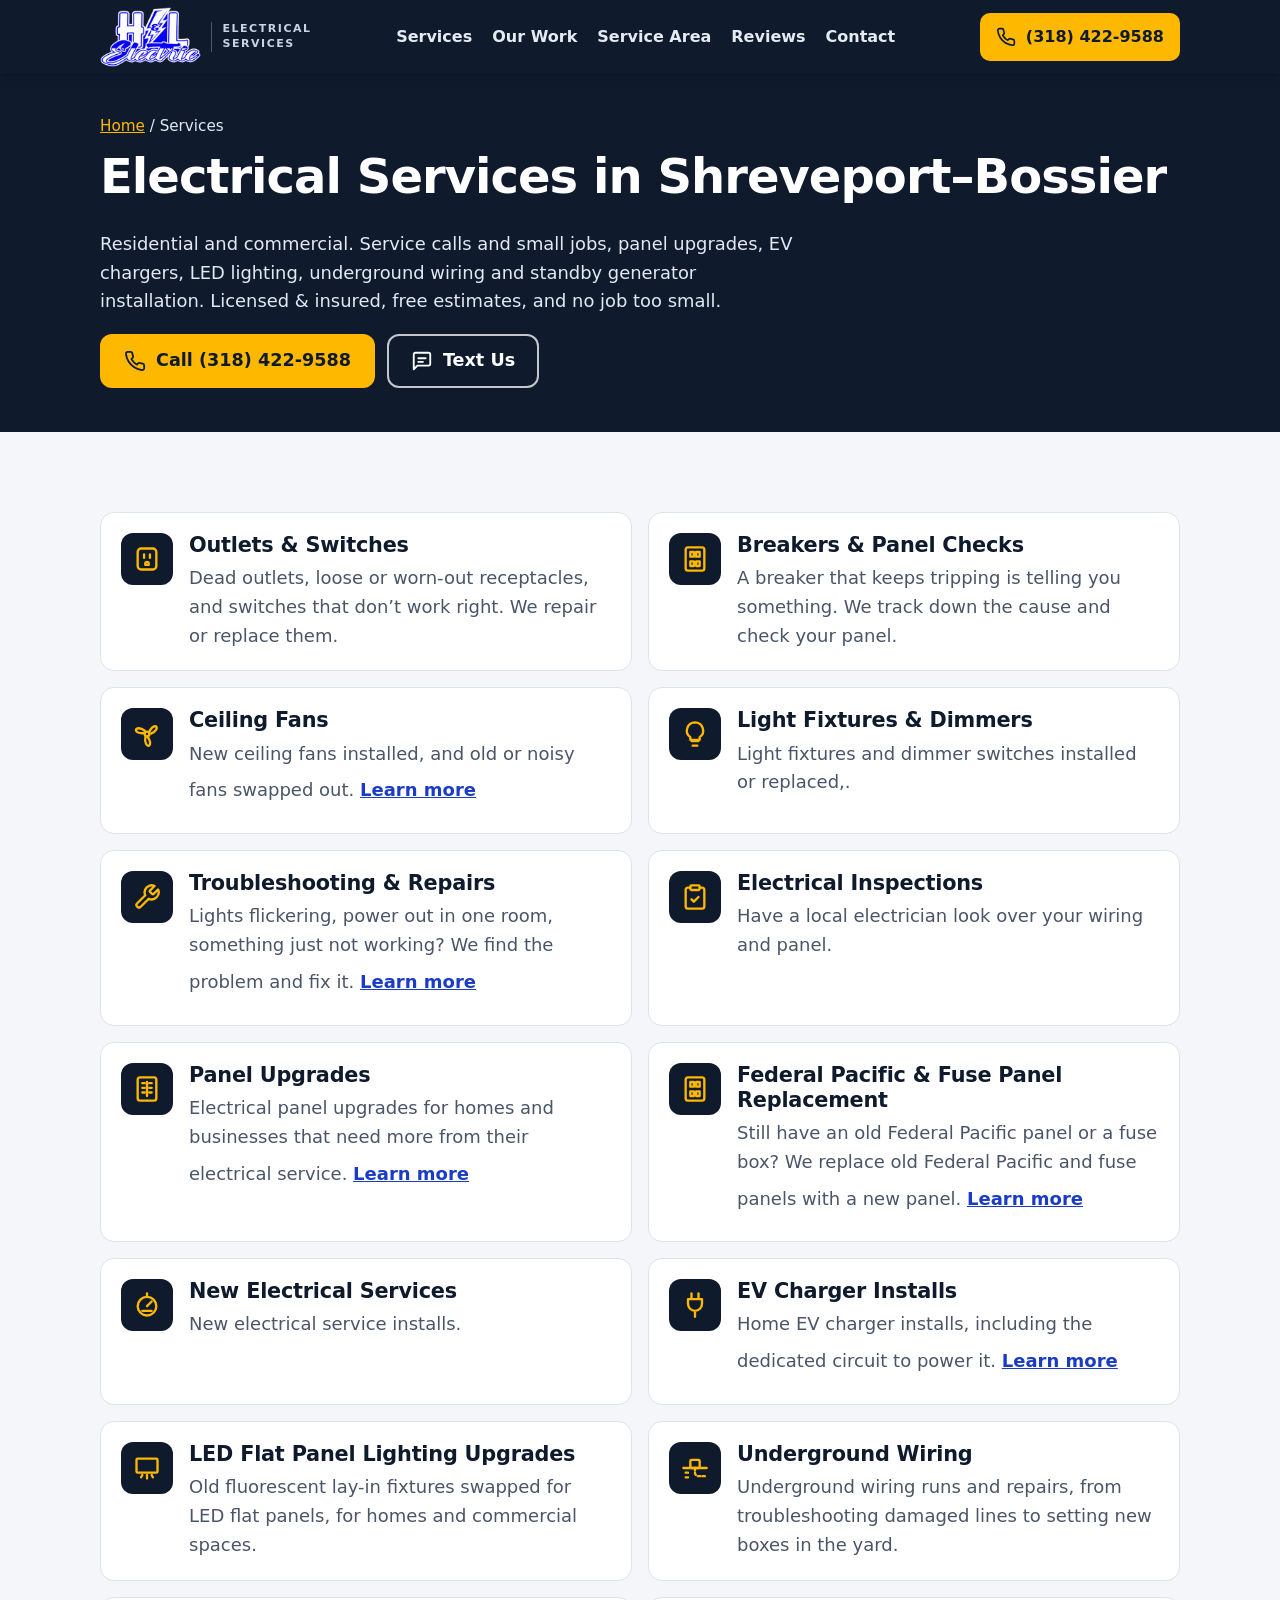
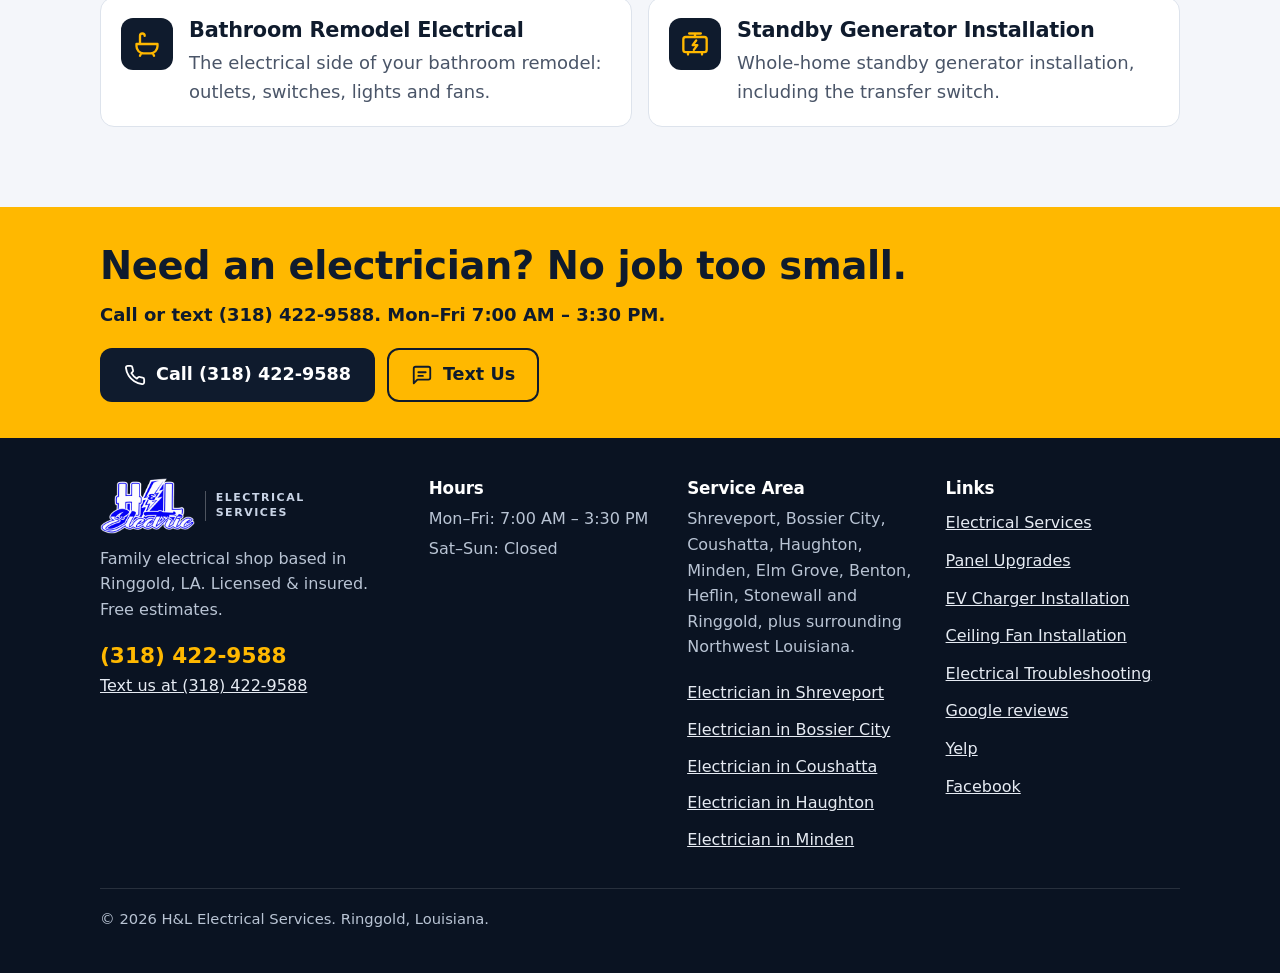
<file: services/index.html>
<!doctype html>
<html lang="en">
<head>
<meta charset="utf-8">
<meta name="viewport" content="width=device-width, initial-scale=1">
<title>Electrical Services: Outlets, Breakers, Fans, Panels | H&amp;L Electrical</title>
<meta name="description" content="Licensed &amp; insured electrician for Shreveport, Bossier City, Ringgold &amp; NW Louisiana: outlets, breakers, ceiling fans, lighting, panel upgrades, EV chargers and underground wiring. Call (318) 422-9588.">
<link rel="canonical" href="https://hlelectricalservice.com/services/">
<meta name="theme-color" content="#0f1b2d">
<link rel="icon" href="../favicon.svg" type="image/svg+xml">
<link rel="apple-touch-icon" href="../apple-touch-icon.png">
<meta property="og:type" content="website">
<meta property="og:site_name" content="H&amp;L Electrical Services">
<meta property="og:locale" content="en_US">
<meta property="og:title" content="Electrical Services: Outlets, Breakers, Fans, Panels | H&amp;L Electrical">
<meta property="og:description" content="Licensed &amp; insured electrician for Shreveport, Bossier City, Ringgold &amp; NW Louisiana: outlets, breakers, ceiling fans, lighting, panel upgrades, EV chargers and underground wiring. Call (318) 422-9588.">
<meta property="og:url" content="https://hlelectricalservice.com/services/">
<meta property="og:image" content="https://hlelectricalservice.com/img/og-sunroom-lighting.jpg">
<meta property="og:image:width" content="1200">
<meta property="og:image:height" content="630">
<meta property="og:image:alt" content="Sunroom lighting by H&amp;L Electrical Services: recessed LED lights and a quatrefoil pendant chandelier in a stained wood ceiling, with a lantern sconce on green shiplap">
<meta name="twitter:card" content="summary_large_image">
<link rel="stylesheet" href="../styles.css">
</head>
<body>
<a class="skip" href="#main">Skip to content</a>
<svg xmlns="http://www.w3.org/2000/svg" style="display:none" aria-hidden="true">
  <symbol id="i-phone" viewBox="0 0 24 24"><path d="M22 16.92v3a2 2 0 0 1-2.18 2 19.79 19.79 0 0 1-8.63-3.07 19.5 19.5 0 0 1-6-6 19.79 19.79 0 0 1-3.07-8.67A2 2 0 0 1 4.11 2h3a2 2 0 0 1 2 1.72c.13.96.36 1.9.7 2.81a2 2 0 0 1-.45 2.11L8.09 9.91a16 16 0 0 0 6 6l1.27-1.27a2 2 0 0 1 2.11-.45c.91.34 1.85.57 2.81.7A2 2 0 0 1 22 16.92z"/></symbol>
  <symbol id="i-text" viewBox="0 0 24 24"><path d="M21 15a2 2 0 0 1-2 2H7l-4 4V5a2 2 0 0 1 2-2h14a2 2 0 0 1 2 2z"/><path d="M8 9h8M8 13h5"/></symbol>
  <symbol id="i-bolt" viewBox="0 0 24 24"><path d="M13 2 4 14h7l-2 8 11-13h-7l2-7z"/></symbol>
  <symbol id="i-outlet" viewBox="0 0 24 24"><rect x="4" y="3" width="16" height="18" rx="3"/><path d="M9.5 8v3M14.5 8v3M10.5 17v-1a1.5 1.5 0 0 1 3 0v1z"/></symbol>
  <symbol id="i-breaker" viewBox="0 0 24 24"><rect x="4" y="2" width="16" height="20" rx="2"/><path d="M8 6h3v4H8zM13 6h3v4h-3zM8 14h3v4H8zM13 14h3v4h-3z"/></symbol>
  <symbol id="i-fan" viewBox="0 0 24 24"><circle cx="12" cy="12" r="2"/><g id="blade"><path d="M13.7 10.6C15 7.5 17.6 4.6 19.6 5.5c1.9.9.1 4.6-4.2 6.2"/></g><use href="#blade" transform="rotate(120 12 12)"/><use href="#blade" transform="rotate(240 12 12)"/></symbol>
  <symbol id="i-bulb" viewBox="0 0 24 24"><path d="M9 18h6M10 22h4M12 2a7 7 0 0 0-4 12.7V17h8v-2.3A7 7 0 0 0 12 2z"/></symbol>
  <symbol id="i-wrench" viewBox="0 0 24 24"><path d="M14.7 6.3a1 1 0 0 0 0 1.4l1.6 1.6a1 1 0 0 0 1.4 0l3.77-3.77a6 6 0 0 1-7.94 7.94l-6.91 6.91a2.12 2.12 0 0 1-3-3l6.91-6.91a6 6 0 0 1 7.94-7.94l-3.76 3.76z"/></symbol>
  <symbol id="i-clipboard" viewBox="0 0 24 24"><path d="M16 4h2a2 2 0 0 1 2 2v14a2 2 0 0 1-2 2H6a2 2 0 0 1-2-2V6a2 2 0 0 1 2-2h2"/><rect x="8" y="2" width="8" height="4" rx="1"/><path d="m9 14 2 2 4-4"/></symbol>
  <symbol id="i-panel" viewBox="0 0 24 24"><rect x="4" y="2" width="16" height="20" rx="2"/><path d="M12 6v12M8 7h2M8 11h2M8 15h2M14 7h2M14 11h2M14 15h2"/></symbol>
  <symbol id="i-generator" viewBox="0 0 24 24"><rect x="2" y="6" width="20" height="13" rx="2"/><path d="M6 19v2M18 19v2M7 3h10M12 3v3"/><path d="m13 9-3 4h4l-3 4"/></symbol>
  <symbol id="i-check" viewBox="0 0 24 24"><path d="M20 6 9 17l-5-5"/></symbol>
  <symbol id="i-pin" viewBox="0 0 24 24"><path d="M20 10c0 6-8 12-8 12s-8-6-8-12a8 8 0 0 1 16 0z"/><circle cx="12" cy="10" r="3"/></symbol>
  <symbol id="i-clock" viewBox="0 0 24 24"><circle cx="12" cy="12" r="10"/><path d="M12 6v6l4 2"/></symbol>
  <symbol id="i-home" viewBox="0 0 24 24"><path d="M3 9.5 12 3l9 6.5V20a1 1 0 0 1-1 1h-5v-6H9v6H4a1 1 0 0 1-1-1z"/></symbol>
  <symbol id="i-tag" viewBox="0 0 24 24"><path d="M20.59 13.41 13.42 20.58a2 2 0 0 1-2.83 0L2 12V2h10l8.59 8.59a2 2 0 0 1 0 2.82z"/><circle cx="7" cy="7" r="1.5"/></symbol>
  <symbol id="i-sparkle" viewBox="0 0 24 24"><path d="M11 3l1.9 5.1L18 10l-5.1 1.9L11 17l-1.9-5.1L4 10l5.1-1.9zM19 15l.8 2 2 .8-2 .8-.8 2-.8-2-2-.8 2-.8z"/></symbol>
  <symbol id="i-thumb" viewBox="0 0 24 24"><path d="M7 10v11H4a1 1 0 0 1-1-1v-9a1 1 0 0 1 1-1zM7 10l4-8a3 3 0 0 1 3 3v4h5.5a2 2 0 0 1 2 2.3l-1.4 8a2 2 0 0 1-2 1.7H7"/></symbol>
  <symbol id="i-camera" viewBox="0 0 24 24"><path d="M22 18a2 2 0 0 1-2 2H4a2 2 0 0 1-2-2V8a2 2 0 0 1 2-2h3l2-3h6l2 3h3a2 2 0 0 1 2 2z"/><circle cx="12" cy="13" r="4"/></symbol>
  <symbol id="i-ev" viewBox="0 0 24 24"><path d="M9 2v5M15 2v5M6 7h12v4a6 6 0 0 1-12 0zM12 17v5"/></symbol>
  <symbol id="i-ledpanel" viewBox="0 0 24 24"><rect x="3" y="4" width="18" height="12" rx="1"/><path d="M7 20l1-2M12 21v-3M17 20l-1-2"/></symbol>
  <symbol id="i-underground" viewBox="0 0 24 24"><path d="M2 12h20"/><rect x="8" y="5" width="8" height="7" rx="1"/><path d="M12 12v4a3 3 0 0 0 3 3h7M4 16h2M4 20h4" stroke-dasharray="2 2"/></symbol>
  <symbol id="i-bath" viewBox="0 0 24 24"><path d="M3 12h18v2a6 6 0 0 1-6 6H9a6 6 0 0 1-6-6zM6 12V5a2 2 0 0 1 4 0M7 20l-1 2M17 20l1 2"/></symbol>
  <symbol id="i-meter" viewBox="0 0 24 24"><circle cx="12" cy="13" r="8"/><path d="M12 13l4-4M12 2v3M8 17h8"/></symbol>
  <symbol id="i-shield" viewBox="0 0 24 24"><path d="M12 22s8-4 8-10V5l-8-3-8 3v7c0 6 8 10 8 10z"/><path d="m9 12 2 2 4-4"/></symbol>
  <symbol id="i-quote" viewBox="0 0 24 24"><path d="M3 20c3 0 6-2 6-7V5H3v7h4c0 3-1 5-4 5zM14 20c3 0 6-2 6-7V5h-6v7h4c0 3-1 5-4 5z"/></symbol>
  <symbol id="i-arrow" viewBox="0 0 24 24"><path d="M5 12h14M13 5l7 7-7 7"/></symbol>
</svg>
<header class="site-header">
  <div class="wrap">
    <a class="brand" href="../" aria-label="H&amp;L Electrical Services home">
      <img class="brand-logo" src="../img/hl-electric-logo-reverse.png" width="95" height="56" alt="H&amp;L Electric logo">
      <span class="brand-tag">Electrical<br>Services</span>
    </a>
    <nav class="nav" aria-label="Main">
      <a href="../services/">Services</a>
      <a href="../#work">Our Work</a>
      <a href="../#area">Service Area</a>
      <a href="../#reviews">Reviews</a>
      <a href="../#contact">Contact</a>
    </nav>
    <a class="btn btn-call btn-sm header-call" href="tel:+13184229588" aria-label="Call (318) 422-9588"><svg class="icon" aria-hidden="true"><use href="#i-phone"/></svg><span class="call-long">(318) 422-9588</span><span class="call-short">Call Now</span></a>
  </div>
</header>

<main id="main">
<section class="page-hero">
  <div class="wrap">
    <p class="crumbs"><a href="../">Home</a> / Services</p>
    <h1>Electrical Services in Shreveport&ndash;Bossier</h1>
    <p class="lead">Residential and commercial. Service calls and small jobs, panel upgrades, EV chargers, LED lighting, underground wiring and standby generator installation. Licensed &amp; insured, free estimates, and no job too small.</p>
    <div class="btn-row">
      <a class="btn btn-call" href="tel:+13184229588"><svg class="icon" aria-hidden="true"><use href="#i-phone"/></svg>Call (318) 422-9588</a>
        <a class="btn btn-text" href="sms:+13184229588"><svg class="icon" aria-hidden="true"><use href="#i-text"/></svg>Text Us</a>
    </div>
  </div>
</section>
<section class="section section-soft">
  <div class="wrap">
    <ul class="detail-list">
      <li class="detail" id="outlets-switches"><span class="ic"><svg class="icon" aria-hidden="true"><use href="#i-outlet"/></svg></span><div><h2>Outlets &amp; Switches</h2><p>Dead outlets, loose or worn-out receptacles, and switches that don&rsquo;t work right. We repair or replace them.</p></div></li>
      <li class="detail" id="breakers-panels"><span class="ic"><svg class="icon" aria-hidden="true"><use href="#i-breaker"/></svg></span><div><h2>Breakers &amp; Panel Checks</h2><p>A breaker that keeps tripping is telling you something. We track down the cause and check your panel.</p></div></li>
      <li class="detail" id="ceiling-fans"><span class="ic"><svg class="icon" aria-hidden="true"><use href="#i-fan"/></svg></span><div><h2>Ceiling Fans</h2><p>New ceiling fans installed, and old or noisy fans swapped out. <a class="more-link" href="../ceiling-fan-installation/">Learn more</a></p></div></li>
      <li class="detail" id="lighting"><span class="ic"><svg class="icon" aria-hidden="true"><use href="#i-bulb"/></svg></span><div><h2>Light Fixtures &amp; Dimmers</h2><p>Light fixtures and dimmer switches installed or replaced,.</p></div></li>
      <li class="detail" id="troubleshooting"><span class="ic"><svg class="icon" aria-hidden="true"><use href="#i-wrench"/></svg></span><div><h2>Troubleshooting &amp; Repairs</h2><p>Lights flickering, power out in one room, something just not working? We find the problem and fix it. <a class="more-link" href="../electrical-troubleshooting/">Learn more</a></p></div></li>
      <li class="detail" id="inspections"><span class="ic"><svg class="icon" aria-hidden="true"><use href="#i-clipboard"/></svg></span><div><h2>Electrical Inspections</h2><p>Have a local electrician look over your wiring and panel.</p></div></li>
      <li class="detail" id="panel-upgrades"><span class="ic"><svg class="icon" aria-hidden="true"><use href="#i-panel"/></svg></span><div><h2>Panel Upgrades</h2><p>Electrical panel upgrades for homes and businesses that need more from their electrical service. <a class="more-link" href="../panel-upgrades/">Learn more</a></p></div></li>
      <li class="detail" id="old-panel-replacement"><span class="ic"><svg class="icon" aria-hidden="true"><use href="#i-breaker"/></svg></span><div><h2>Federal Pacific &amp; Fuse Panel Replacement</h2><p>Still have an old Federal Pacific panel or a fuse box? We replace old Federal Pacific and fuse panels with a new panel. <a class="more-link" href="../panel-upgrades/">Learn more</a></p></div></li>
      <li class="detail" id="new-electrical-service"><span class="ic"><svg class="icon" aria-hidden="true"><use href="#i-meter"/></svg></span><div><h2>New Electrical Services</h2><p>New electrical service installs.</p></div></li>
      <li class="detail" id="ev-chargers"><span class="ic"><svg class="icon" aria-hidden="true"><use href="#i-ev"/></svg></span><div><h2>EV Charger Installs</h2><p>Home EV charger installs, including the dedicated circuit to power it. <a class="more-link" href="../ev-charger-installation/">Learn more</a></p></div></li>
      <li class="detail" id="led-flat-panels"><span class="ic"><svg class="icon" aria-hidden="true"><use href="#i-ledpanel"/></svg></span><div><h2>LED Flat Panel Lighting Upgrades</h2><p>Old fluorescent lay-in fixtures swapped for LED flat panels, for homes and commercial spaces.</p></div></li>
      <li class="detail" id="underground-wiring"><span class="ic"><svg class="icon" aria-hidden="true"><use href="#i-underground"/></svg></span><div><h2>Underground Wiring</h2><p>Underground wiring runs and repairs, from troubleshooting damaged lines to setting new boxes in the yard.</p></div></li>
      <li class="detail" id="bathroom-remodels"><span class="ic"><svg class="icon" aria-hidden="true"><use href="#i-bath"/></svg></span><div><h2>Bathroom Remodel Electrical</h2><p>The electrical side of your bathroom remodel: outlets, switches, lights and fans.</p></div></li>
      <li class="detail" id="generators"><span class="ic"><svg class="icon" aria-hidden="true"><use href="#i-generator"/></svg></span><div><h2>Standby Generator Installation</h2><p>Whole-home standby generator installation, including the transfer switch.</p></div></li>
    </ul>
  </div>
</section>

<section class="cta-band">
  <div class="wrap">
    <h2>Need an electrician? No job too small.</h2>
    <p>Call or text (318) 422-9588. Mon&ndash;Fri 7:00 AM &ndash; 3:30 PM.</p>
    <div class="btn-row">
      <a class="btn btn-dark" href="tel:+13184229588"><svg class="icon" aria-hidden="true"><use href="#i-phone"/></svg>Call (318) 422-9588</a>
      <a class="btn btn-text" href="sms:+13184229588"><svg class="icon" aria-hidden="true"><use href="#i-text"/></svg>Text Us</a>
    </div>
  </div>
</section>
</main>

<footer class="site-footer">
  <div class="wrap">
    <div class="foot-grid">
      <div>
        <p class="foot-logo"><img src="../img/hl-electric-logo-reverse.png" width="95" height="56" alt="H&amp;L Electric logo" loading="lazy"><span class="brand-tag">Electrical<br>Services</span></p>
        <p>Family electrical shop based in Ringgold, LA. Licensed &amp; insured. Free estimates.</p>
        <p><a class="foot-phone" href="tel:+13184229588">(318) 422-9588</a><br><a href="sms:+13184229588">Text us at (318) 422-9588</a></p>
      </div>
      <div>
        <h2>Hours</h2>
        <ul><li>Mon&ndash;Fri: 7:00 AM &ndash; 3:30 PM</li><li>Sat&ndash;Sun: Closed</li></ul>
      </div>
      <div>
        <h2>Service Area</h2>
        <p>Shreveport, Bossier City, Coushatta, Haughton, Minden, Elm Grove, Benton, Heflin, Stonewall and Ringgold, plus surrounding Northwest Louisiana.</p>
        <ul class="foot-towns"><li><a href="../electrician-shreveport/">Electrician in Shreveport</a></li><li><a href="../electrician-bossier-city/">Electrician in Bossier City</a></li><li><a href="../electrician-coushatta/">Electrician in Coushatta</a></li><li><a href="../electrician-haughton/">Electrician in Haughton</a></li><li><a href="../electrician-minden/">Electrician in Minden</a></li></ul>
      </div>
      <div>
        <h2>Links</h2>
        <ul>
          <li><a href="../services/">Electrical Services</a></li>
          <li><a href="../panel-upgrades/">Panel Upgrades</a></li>
          <li><a href="../ev-charger-installation/">EV Charger Installation</a></li>
          <li><a href="../ceiling-fan-installation/">Ceiling Fan Installation</a></li>
          <li><a href="../electrical-troubleshooting/">Electrical Troubleshooting</a></li>
          <li><a href="https://www.google.com/search?q=H%26L+Electrical+services+Ringgold+LA">Google reviews</a></li>
          <li><a href="https://www.yelp.com/biz/qieBR1wpQ4EQdDz_W6c1lA">Yelp</a></li>
          <li><a href="https://www.facebook.com/61559461616417">Facebook</a></li>
        </ul>
      </div>
    </div>
    <p class="copy">&copy; 2026 H&amp;L Electrical Services. Ringgold, Louisiana.</p>
  </div>
</footer>
</body>
</html>
</file>
<file: styles.css>
/* H&L Electrical Services — site styles
   Colors: edit these variables to re-theme the whole site. */
:root{
  --navy:#0f1b2d;
  --navy-2:#16263f;
  --navy-3:#21365a;
  --amber:#ffb800;
  --amber-2:#ffcb3d;
  --ink:#1b2433;
  --muted:#4a5568;
  --line:#dde3ec;
  --bg-soft:#f4f6fa;
  --white:#fff;
  --radius:14px;
  --wrap:1120px;
  --font:system-ui,-apple-system,"Segoe UI",Roboto,"Helvetica Neue",Arial,sans-serif;
}
*,*::before,*::after{box-sizing:border-box}
html{-webkit-text-size-adjust:100%;scroll-behavior:smooth}
@media (prefers-reduced-motion:reduce){html{scroll-behavior:auto}}
body{margin:0;font-family:var(--font);font-size:18px;line-height:1.6;color:var(--ink);background:var(--white)}
img{max-width:100%;height:auto;display:block}
a{color:#1a3bc4}
a:hover{color:#063a7a}
a[href^="tel:"],a[href^="sms:"]{white-space:nowrap}
.more-link{display:inline-flex;align-items:center;gap:6px;font-weight:700;padding:8px 0}
:focus-visible{outline:3px solid var(--amber);outline-offset:3px}
h1,h2,h3{line-height:1.2;margin:0 0 .5em;color:var(--navy)}
h1{font-size:clamp(2rem,6.4vw,3.4rem);letter-spacing:-.02em}
h2{font-size:clamp(1.65rem,4.6vw,2.4rem);letter-spacing:-.01em}
h3{font-size:1.2rem}
p{margin:0 0 1em}
.wrap{max-width:var(--wrap);margin:0 auto;padding:0 20px}
.icon{width:1.25em;height:1.25em;flex:none;fill:none;stroke:currentColor;stroke-width:2;stroke-linecap:round;stroke-linejoin:round}
.skip{position:absolute;left:-999px;top:0;background:var(--amber);color:var(--navy);padding:10px 14px;z-index:100;font-weight:700}
.skip:focus{left:10px;top:10px}
section[id]{scroll-margin-top:84px}

/* ---------- Header ---------- */
.site-header{position:sticky;top:0;z-index:50;background:var(--navy);color:var(--white);box-shadow:0 2px 10px rgba(0,0,0,.25)}
.site-header .wrap{display:flex;align-items:center;justify-content:space-between;gap:12px;min-height:66px}
.brand{display:flex;align-items:center;gap:10px;color:var(--white);text-decoration:none;line-height:1.05}
.brand:hover{color:var(--white)}
.brand-logo{height:52px;width:auto;flex:none;display:block}
.brand-tag{border-left:1px solid rgba(255,255,255,.28);padding-left:10px;font-size:.6875rem;font-weight:700;letter-spacing:.14em;text-transform:uppercase;line-height:1.35;color:#c9d4e6;white-space:nowrap}
@media (max-width:359px){.site-header .brand-tag{display:none}}
.call-short{display:none}
@media (max-width:419px){.call-long{display:none}.call-short{display:inline}}
@media (min-width:960px){.brand-logo{height:60px}.site-header .wrap{min-height:74px}}
.nav{display:none}
.nav a{color:#e6ebf3;text-decoration:none;font-weight:600;font-size:1rem;padding:10px 2px;white-space:nowrap}
.nav a:hover{color:var(--amber)}
.header-call{white-space:nowrap}
@media (min-width:1080px){
  .nav{display:flex;gap:16px}
}

/* ---------- Buttons ---------- */
.btn{display:inline-flex;align-items:center;justify-content:center;gap:10px;min-height:54px;padding:12px 22px;border-radius:12px;font-weight:800;font-size:1.1rem;text-decoration:none;border:2px solid transparent;transition:background-color .15s,color .15s,border-color .15s;line-height:1.2}
.btn-call{background:var(--amber);color:var(--navy)}
.btn-call:hover{background:var(--amber-2);color:var(--navy)}
.btn-text{background:transparent;color:var(--white);border-color:rgba(255,255,255,.75)}
.btn-text:hover{background:var(--white);color:var(--navy)}
.btn-dark{background:var(--navy);color:var(--white)}
.btn-dark:hover{background:var(--navy-3);color:var(--white)}
.btn-outline{background:transparent;color:var(--navy);border-color:var(--navy)}
.btn-outline:hover{background:var(--navy);color:var(--white)}
.btn-sm{min-height:48px;padding:8px 14px;font-size:1rem;border-radius:10px}
.btn-row{display:flex;flex-wrap:wrap;gap:12px}
.btn-row .btn{flex:1 1 220px}
@media (min-width:700px){.btn-row .btn{flex:0 0 auto}}

/* ---------- Hero ---------- */
.hero{background:var(--navy);color:#e9eef6;padding:44px 0 52px;position:relative;overflow:hidden}
.hero h1{color:var(--white);max-width:21ch}
.hero h1 .hl{color:var(--amber)}
.hero .lead{font-size:1.15rem;max-width:44rem;margin-bottom:1.5em}
.hero-bg{position:absolute;inset:0;z-index:0}
.hero-bg img{width:100%;height:100%;object-fit:cover;object-position:60% 30%}
.hero::after{content:"";position:absolute;inset:0;z-index:1;background:linear-gradient(180deg,rgba(10,19,34,.74) 0%,rgba(10,19,34,.84) 40%,rgba(10,19,34,.94) 100%)}
.hero .wrap{position:relative;z-index:2}
@media (min-width:800px){
  .hero-bg{left:40%}
  .hero-bg img{object-position:50% 45%}
  .hero::after{background:linear-gradient(90deg,#0f1b2d 0%,#0f1b2d 40%,rgba(15,27,45,.80) 52%,rgba(15,27,45,.35) 75%,rgba(15,27,45,.25) 100%)}
}
.eyebrow{display:inline-flex;align-items:center;gap:8px;font-size:.95rem;font-weight:700;color:var(--amber);text-transform:uppercase;letter-spacing:.06em;margin-bottom:12px}
.hero-meta{display:flex;flex-wrap:wrap;gap:8px 20px;margin-top:22px;font-size:1rem;color:#c9d3e2}
.hero-meta span{display:inline-flex;align-items:center;gap:8px}
.hero-meta .icon{color:var(--amber)}
@media (min-width:960px){.hero{padding:84px 0 92px}}

/* ---------- Trust strip ---------- */
.trust{background:var(--amber);color:var(--navy)}
.trust ul{list-style:none;margin:0;padding:14px 0;display:grid;grid-template-columns:1fr 1fr;gap:8px 12px;font-weight:800;font-size:.98rem}
.trust li{display:flex;align-items:center;gap:8px}
@media (min-width:860px){.trust ul{display:flex;justify-content:space-between}}

/* ---------- Sections ---------- */
.section{padding:56px 0}
.section-soft{background:var(--bg-soft)}
.section-dark{background:var(--navy);color:#e3e9f2}
.section-dark h2,.section-dark h3{color:var(--white)}
.section-dark a:not(.btn){color:var(--amber)}
.section-head{max-width:46rem;margin-bottom:28px}
.section-head p{color:var(--muted);font-size:1.1rem}
.section-dark .section-head p{color:#c9d3e2}
.kicker{display:block;font-size:.9rem;font-weight:800;text-transform:uppercase;letter-spacing:.08em;color:#8a5a00;margin-bottom:6px}
.section-dark .kicker{color:var(--amber)}
@media (min-width:960px){.section{padding:80px 0}}

/* ---------- Cards ---------- */
.cards{list-style:none;margin:0;padding:0;display:grid;grid-template-columns:1fr 1fr;gap:12px}
.card{background:var(--white);border:1px solid var(--line);border-radius:var(--radius);padding:18px 14px;display:flex;flex-direction:column;gap:10px}
.card .ic{width:48px;height:48px;border-radius:12px;background:var(--navy);color:var(--amber);display:grid;place-items:center}
.card .ic .icon{width:26px;height:26px}
.card h3{margin:0;font-size:1.05rem}
.card p{margin:0;color:var(--muted);font-size:.98rem;line-height:1.45}
@media (min-width:700px){.cards{grid-template-columns:repeat(3,1fr);gap:16px}.card{padding:22px}.card h3{font-size:1.15rem}}
.after-cards{margin-top:28px;display:flex;flex-wrap:wrap;align-items:center;gap:12px 20px}
.after-cards p{margin:0;font-weight:700}

/* ---------- Bigger jobs ---------- */
.sub-head{margin:36px 0 14px;font-size:1.3rem}
.mini-cards{list-style:none;margin:0;padding:0;display:grid;grid-template-columns:1fr 1fr;gap:10px}
.mini-cards a{display:flex;align-items:center;gap:10px;min-height:56px;height:100%;padding:10px 12px;font-size:.95rem;border:1px solid var(--line);border-radius:12px;background:var(--bg-soft);color:var(--navy);font-weight:700;text-decoration:none;line-height:1.3}
.mini-cards a:hover{border-color:var(--navy)}
.mini-cards .icon{width:24px;height:24px;color:#8a5a00}
@media (min-width:600px){.mini-cards a{font-size:1rem;gap:12px;padding:10px 14px}}
@media (min-width:960px){.mini-cards{grid-template-columns:repeat(4,1fr)}}

/* ---------- Gallery ---------- */
.job-head{margin:0 0 14px}
.job-head h3{font-size:1.3rem;margin-bottom:.3em}
.job-head p{margin:0;color:var(--muted)}
.gallery{list-style:none;margin:0;padding:0;display:grid;grid-template-columns:1fr 1fr;gap:10px}
.tile figure{margin:0;position:relative;height:100%;border-radius:12px;overflow:hidden;background:var(--navy);display:flex;flex-direction:column}
.tile a{display:block;flex:1;min-height:0}
.tile picture{display:block;height:100%}
.tile img{width:100%;height:100%;object-fit:cover}
.gallery-sun .tile img{aspect-ratio:3/4}
.gallery-sun .tile.lead{grid-column:span 2}
.gallery-more .tile.sq img{aspect-ratio:1/1}
.gallery-more .tile.ev{grid-column:span 2}
.gallery-more img[src*="patio-fan-vaulted-ceiling"]{object-position:50% 100%}
.gallery-more .tile.wide{grid-column:span 2}
.gallery-more .tile.wide img{aspect-ratio:4/3}
.tile figcaption{padding:8px 10px;color:#e6ebf3;font-size:.9rem;line-height:1.3}
.tile figcaption b{color:var(--amber)}
@media (min-width:800px){
  .gallery{gap:14px}
  .gallery-sun{grid-template-columns:repeat(4,1fr)}
  .gallery-sun .tile.lead{grid-column:span 2;grid-row:span 2}
  .gallery-sun .tile.lead picture{position:absolute;inset:0}
  .gallery-sun .tile.lead img{aspect-ratio:auto}
  .gallery-more{grid-template-columns:repeat(12,1fr)}
  .gallery-more .tile.sq{grid-column:span 4}
  .gallery-more .tile.ev{grid-column:span 4}
  .gallery-more .tile.wide{grid-column:span 4}
  .tile figure{display:block}
  .tile figcaption{position:absolute;left:0;right:0;bottom:0;background:rgba(10,19,34,.86);font-size:.95rem;padding:10px 14px}
}

/* ---------- Area ---------- */
.towns{list-style:none;margin:0;padding:0;display:flex;flex-wrap:wrap;gap:10px}
.towns li{background:var(--white);border:1px solid var(--line);border-radius:999px;padding:8px 16px;font-weight:700;color:var(--navy);display:inline-flex;align-items:center;gap:6px}
.towns li .icon{color:#b07800;width:1.05em;height:1.05em}
.towns li.home{background:var(--navy);color:var(--white);border-color:var(--navy)}
.towns li.home .icon{color:var(--amber)}
.area-note{margin-top:18px;color:var(--muted)}

/* ---------- Why ---------- */
.why{list-style:none;margin:0;padding:0;display:grid;gap:14px}
.why li{display:flex;gap:14px;align-items:flex-start;background:var(--navy-2);border-radius:var(--radius);padding:18px}
.why .ic{width:46px;height:46px;border-radius:50%;background:var(--amber);color:var(--navy);display:grid;place-items:center;flex:none}
.why h3{margin:0 0 4px;font-size:1.15rem}
.why p{margin:0;color:#c9d3e2;font-size:1rem}
@media (min-width:800px){.why{grid-template-columns:1fr 1fr;gap:18px}}

/* ---------- Reviews ---------- */
.stars-big{color:#b07800;letter-spacing:2px;display:block;font-size:1.3rem;margin-bottom:4px}
.quotes{display:grid;gap:16px}
.quote{margin:0;background:var(--bg-soft);border:1px solid var(--line);border-left:4px solid var(--amber);border-radius:var(--radius);padding:20px}
.q-stars{color:#b07800;letter-spacing:2px;font-size:1.1rem}
.quote blockquote{margin:8px 0 12px}
.quote blockquote p{margin:0;font-size:1.02rem;line-height:1.55}
.quote figcaption{font-weight:800;color:var(--navy)}
.quote figcaption span{font-weight:500;color:var(--muted)}
@media (min-width:900px){.quotes{grid-template-columns:repeat(3,1fr)}}
.reviews{display:grid;gap:12px}
.review-link{display:flex;align-items:center;gap:14px;padding:18px;border:1px solid var(--line);border-radius:var(--radius);text-decoration:none;color:var(--navy);background:var(--white);font-weight:700;min-height:72px}
.review-link:hover{border-color:var(--navy);color:var(--navy)}
.review-link small{display:block;font-weight:500;color:var(--muted);font-size:.95rem}
.review-link .badge{width:44px;height:44px;border-radius:10px;display:grid;place-items:center;color:var(--white);font-weight:900;font-size:1.2rem;flex:none}
.review-link .arrow{margin-left:auto;color:var(--muted)}
.stars{color:#b07800;letter-spacing:2px}
@media (min-width:800px){.reviews{grid-template-columns:repeat(3,1fr)}}

/* ---------- Contact ---------- */
.contact-grid{display:grid;gap:28px}
.contact-actions .btn{width:100%;font-size:1.2rem;min-height:62px}
.contact-actions .btn + .btn{margin-top:12px}
.photo-tip{margin-top:18px;background:var(--navy-2);border-left:4px solid var(--amber);border-radius:10px;padding:14px 16px;color:#dfe6f0}
.photo-tip a{font-weight:800}
.info-block{background:var(--navy-2);border-radius:var(--radius);padding:22px}
.info-block h3{display:flex;align-items:center;gap:10px;font-size:1.15rem}
.info-block h3 .icon{color:var(--amber)}
.info-block + .info-block{margin-top:14px}
.hours{width:100%;border-collapse:collapse;font-size:1.05rem}
.hours th,.hours td{padding:6px 0;text-align:left;border-bottom:1px solid rgba(255,255,255,.12)}
.hours td{text-align:right;color:var(--white);font-weight:700}
.hours th{font-weight:600;color:#c9d3e2}
.info-block p{margin:0;color:#c9d3e2}
@media (min-width:900px){.contact-grid{grid-template-columns:1fr 1fr;gap:48px;align-items:start}}

/* ---------- Detail pages ---------- */
.page-hero{background:var(--navy);color:#e3e9f2;padding:40px 0 44px}
.page-hero h1{color:var(--white);font-size:clamp(1.9rem,5.5vw,3rem)}
.page-hero .lead{font-size:1.12rem;max-width:44rem}
.crumbs{font-size:.95rem;margin-bottom:10px}
.badges{display:flex;flex-wrap:wrap;align-items:center;gap:8px;font-weight:700;color:var(--amber)}
.crumbs a{color:var(--amber)}
.detail-list{display:grid;gap:16px;list-style:none;margin:0;padding:0}
.detail{display:flex;gap:16px;align-items:flex-start;background:var(--white);border:1px solid var(--line);border-radius:var(--radius);padding:20px}
.detail .ic{width:52px;height:52px;border-radius:12px;background:var(--navy);color:var(--amber);display:grid;place-items:center;flex:none}
.detail .ic .icon{width:28px;height:28px}
.detail h2{font-size:1.3rem;margin-bottom:.3em}
.detail p{margin:0;color:var(--muted)}
@media (min-width:800px){.detail-list{grid-template-columns:1fr 1fr}}
.cta-band{background:var(--amber);color:var(--navy);padding:36px 0}
.cta-band h2{margin-bottom:.3em}
.cta-band p{margin-bottom:1em;font-weight:600}
.cta-band .btn-text{color:var(--navy);border-color:var(--navy)}
.cta-band .btn-text:hover{background:var(--navy);color:var(--white)}

/* ---------- Footer ---------- */
.site-footer{background:#0a1322;color:#b9c4d4;padding:40px 0 28px;font-size:1rem}
.site-footer a{color:#e6ebf3}
.site-footer a:hover{color:var(--amber)}
.foot-grid{display:grid;gap:24px}
.foot-grid h2{font-size:1.05rem;color:var(--white);margin-bottom:.5em}
.foot-grid ul{list-style:none;margin:0;padding:0}
.foot-grid li{margin:0 0 4px}
.foot-grid li a{display:inline-block;padding:4px 0}
.foot-logo{margin:0 0 12px}
.foot-logo{display:flex;align-items:center;gap:10px}
.foot-logo img{height:56px;width:auto}
.foot-phone{font-size:1.35rem;font-weight:800;color:var(--amber)!important;text-decoration:none}
.copy{border-top:1px solid rgba(255,255,255,.12);margin-top:28px;padding-top:18px;font-size:.92rem}
@media (min-width:800px){.foot-grid{grid-template-columns:1.3fr 1fr 1fr 1fr}}

/* local SEO pages */
.seo-grid{display:grid;gap:28px}
@media(min-width:900px){.seo-grid{grid-template-columns:minmax(0,1fr) 320px;align-items:start}}
.prose{max-width:46rem}.prose h2{font-size:1.45rem;margin:1.2em 0 .4em}.prose h2:first-child{margin-top:0}.prose p,.prose li{line-height:1.65}.prose ul{padding-left:1.2em}
.seo-side{display:grid;gap:16px}.seo-side .info-block + .info-block{margin-top:0}.seo-side .info-block h3{color:var(--white)}.seo-side .info-block a{color:var(--amber)}.seo-side .info-block .btn-call{color:inherit}.seo-side .contact-actions{display:grid;gap:10px;margin-top:10px}
.seo-side .foot-phone{font-size:1.3rem;font-weight:800}
.seo-quote{max-width:46rem;margin:28px auto 0}
.seo-links{display:grid;gap:24px}@media(min-width:800px){.seo-links{grid-template-columns:1fr 1fr}}
.seo-links ul{list-style:none;padding:0;display:flex;flex-wrap:wrap;gap:10px}.seo-links a{display:inline-block;padding:8px 14px;border:1px solid var(--line);border-radius:999px;font-weight:600}
.foot-towns{list-style:none;padding:0;margin-top:.6em}.foot-towns li{margin:.2em 0}
.towns a{color:inherit}
@media(min-width:800px){.gallery-more.n4 .tile.sq{grid-column:span 3}.gallery-more.n2 .tile.sq{grid-column:span 5}.gallery-more.n2 .tile.sq:first-child{grid-column:2/span 5}.gallery-more.n1 .tile.sq{grid-column:4/span 6}}
</file>
